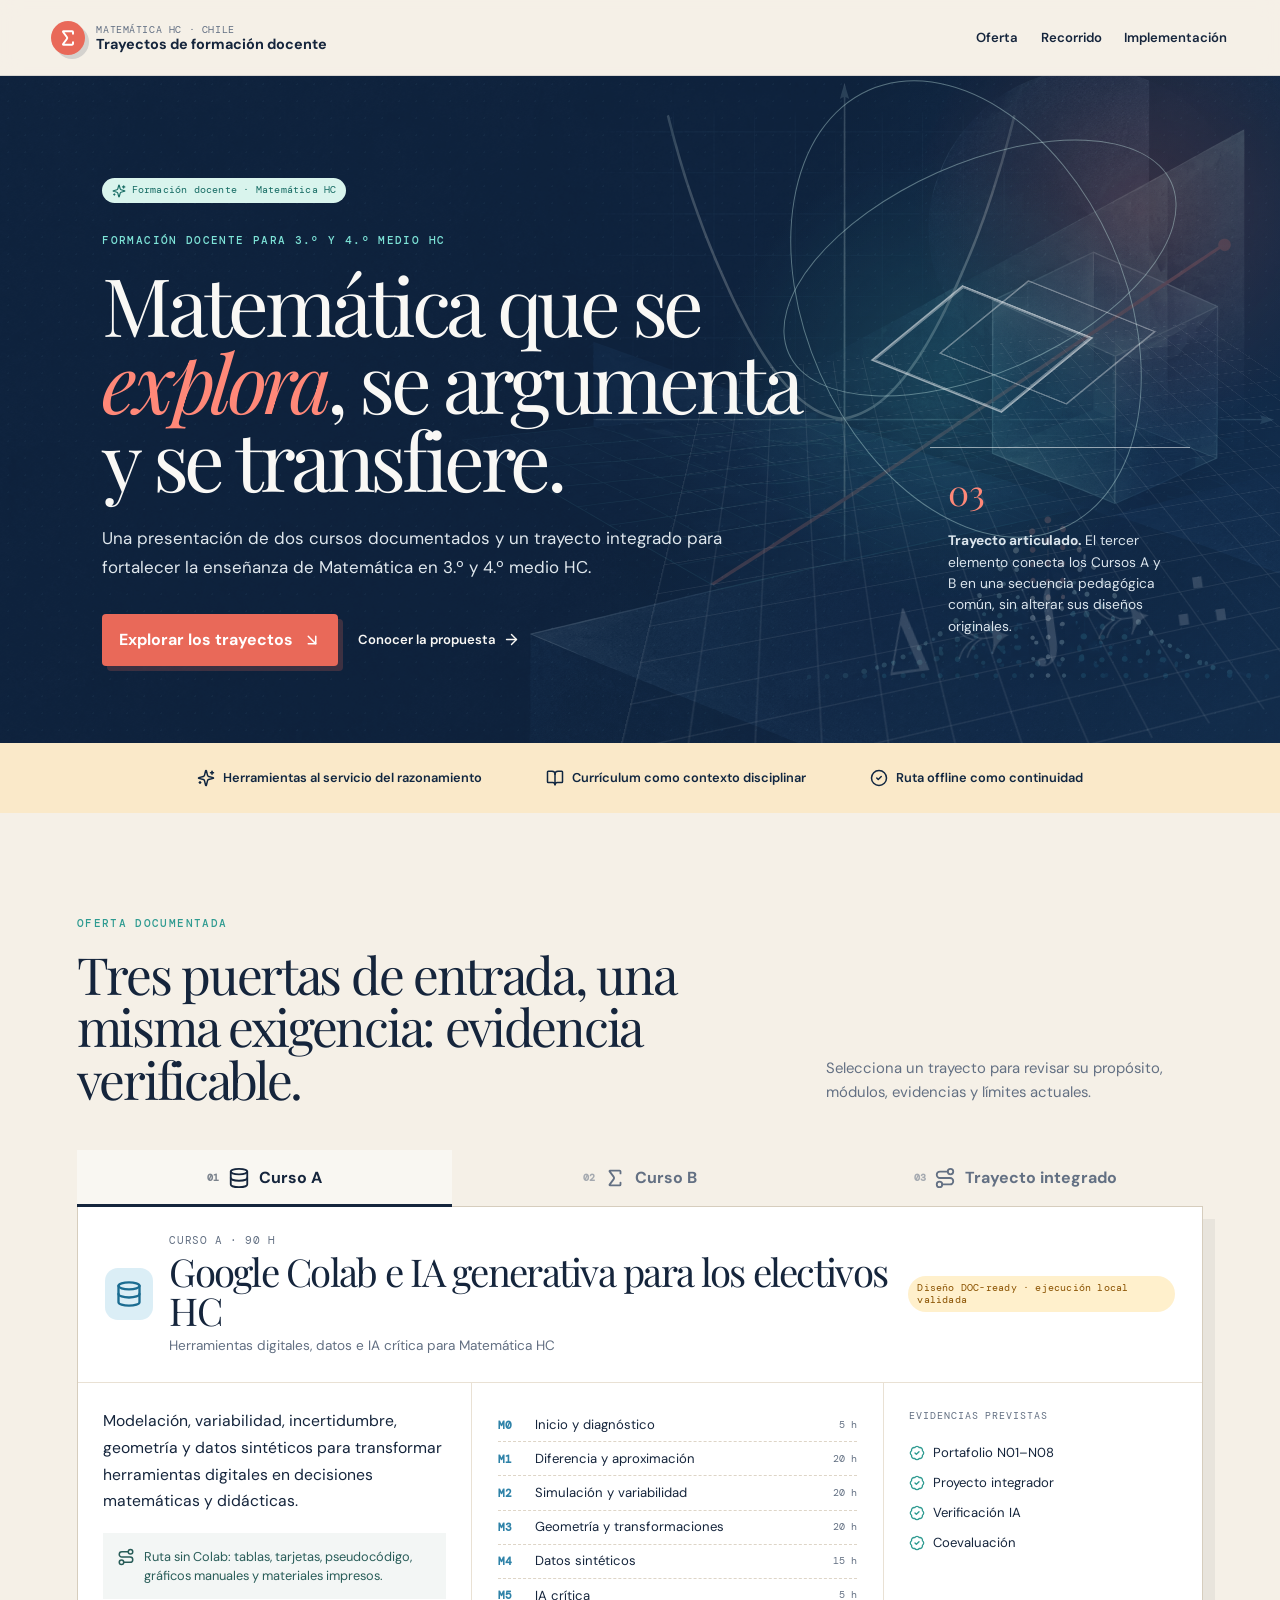
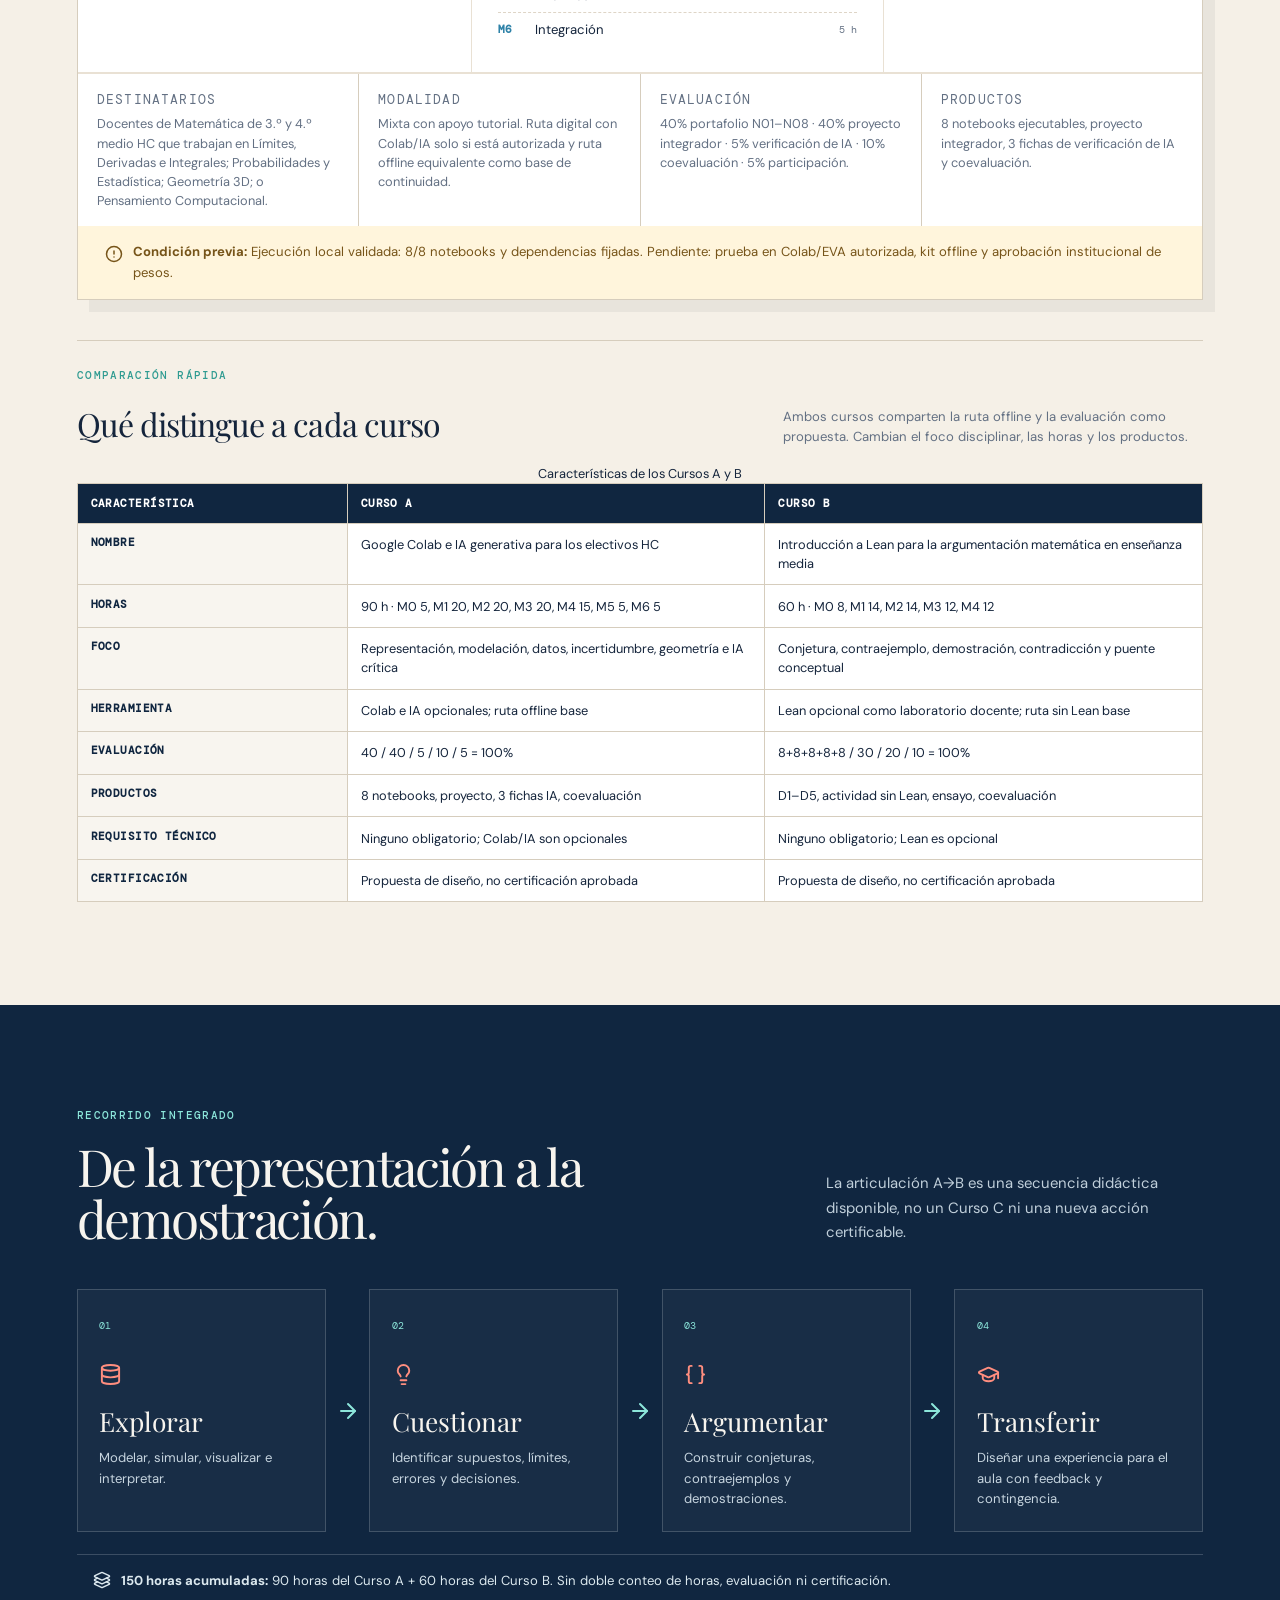
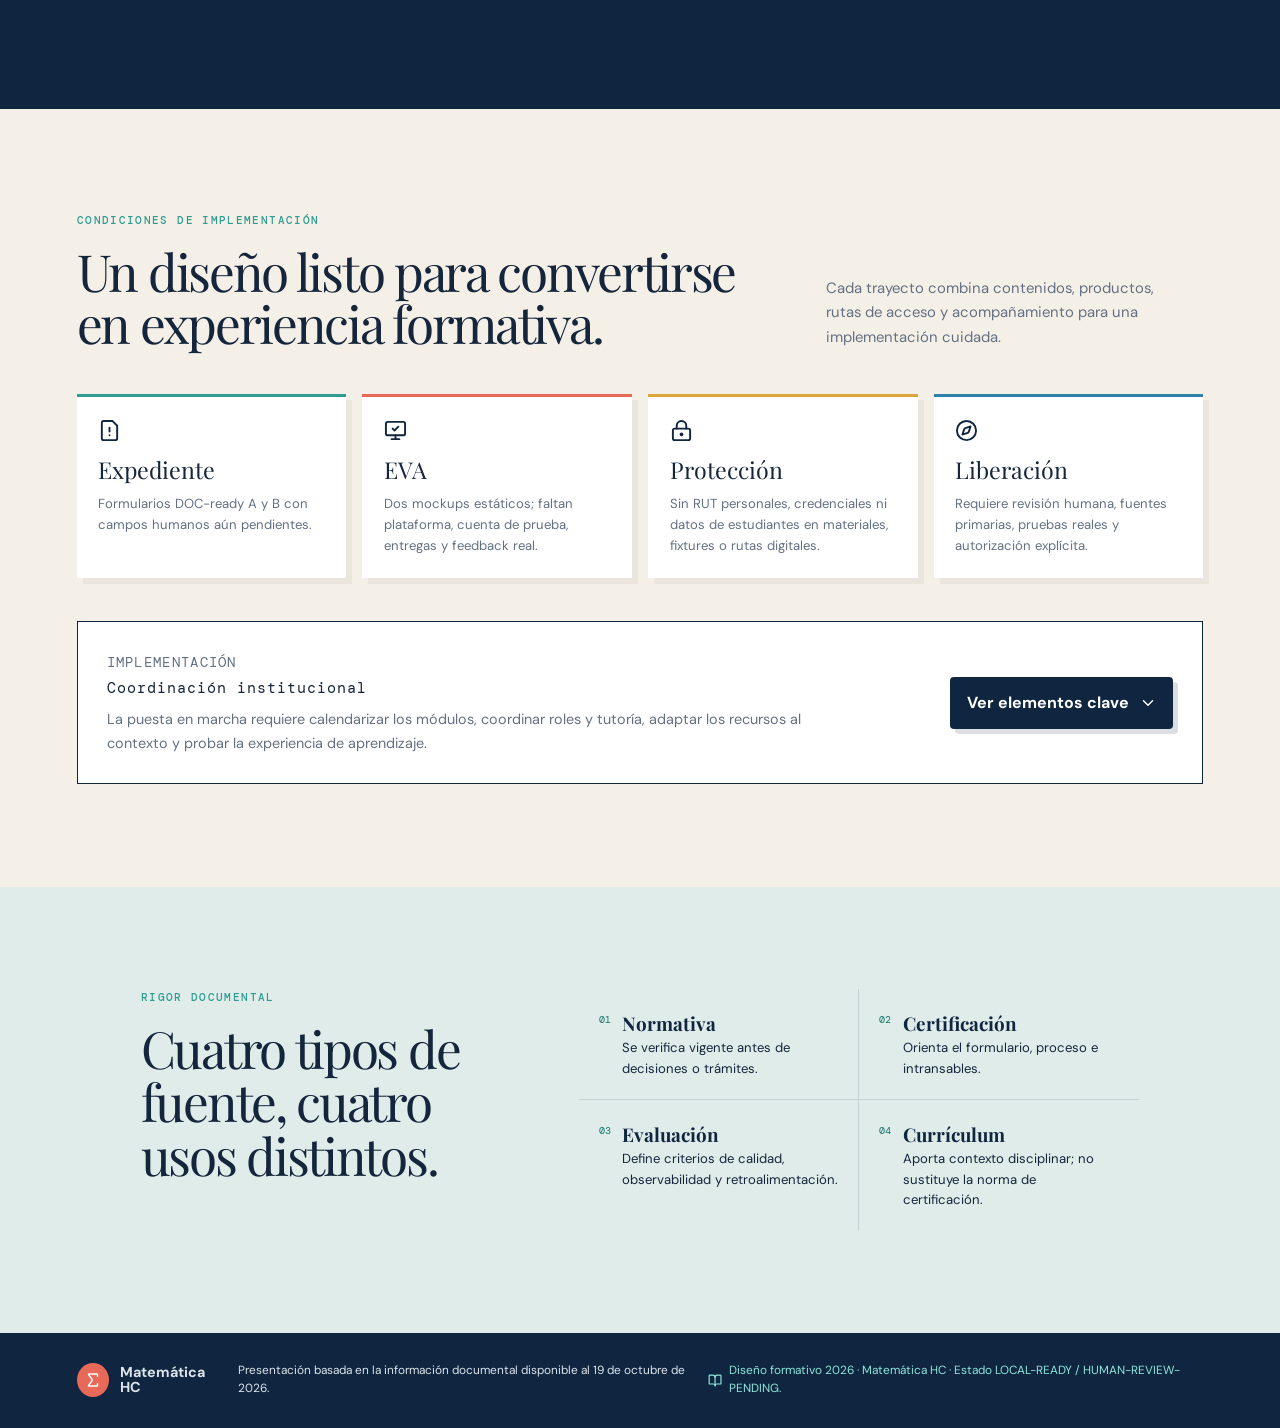
<file: index.html>
<!doctype html>
<html lang="es">
  <head>
    <meta charset="UTF-8" />
    <meta name="viewport" content="width=device-width, initial-scale=1.0" />
    <meta name="description" content="Presentación documental de los Cursos A, B y del trayecto integrado de Matemática HC para docentes." />
    <meta name="theme-color" content="#0b4f8a" />
    <title>Matemática HC · Trayectos de formación docente</title>
    <script type="module" crossorigin src="./assets/index-DRcGBuT8.js"></script>
    <link rel="stylesheet" crossorigin href="./assets/index-DkHYIwMe.css">
  </head>
  <body>
    <script id="manus-runtime">window.__MANUS_HOST_DEV__ = false;
(function(){"use strict";var Mr={exports:{}},Kn={};/**
 * @license React
 * react-jsx-runtime.production.js
 *
 * Copyright (c) Meta Platforms, Inc. and affiliates.
 *
 * This source code is licensed under the MIT license found in the
 * LICENSE file in the root directory of this source tree.
 */var $c;function um(){if($c)return Kn;$c=1;var r=Symbol.for("react.transitional.element"),i=Symbol.for("react.fragment");function c(s,d,m){var x=null;if(m!==void 0&&(x=""+m),d.key!==void 0&&(x=""+d.key),"key"in d){m={};for(var R in d)R!=="key"&&(m[R]=d[R])}else m=d;return d=m.ref,{$$typeof:r,type:s,key:x,ref:d!==void 0?d:null,props:m}}return Kn.Fragment=i,Kn.jsx=c,Kn.jsxs=c,Kn}var Fc;function dm(){return Fc||(Fc=1,Mr.exports=um()),Mr.exports}var h=dm(),Ar={exports:{}},Pn={},Rr={exports:{}},Nr={};/**
 * @license React
 * scheduler.production.js
 *
 * Copyright (c) Meta Platforms, Inc. and affiliates.
 *
 * This source code is licensed under the MIT license found in the
 * LICENSE file in the root directory of this source tree.
 */var Ic;function fm(){return Ic||(Ic=1,function(r){function i(A,q){var B=A.length;A.push(q);t:for(;0<B;){var bt=B-1>>>1,p=A[bt];if(0<d(p,q))A[bt]=q,A[B]=p,B=bt;else break t}}function c(A){return A.length===0?null:A[0]}function s(A){if(A.length===0)return null;var q=A[0],B=A.pop();if(B!==q){A[0]=B;t:for(var bt=0,p=A.length,O=p>>>1;bt<O;){var X=2*(bt+1)-1,G=A[X],Z=X+1,st=A[Z];if(0>d(G,B))Z<p&&0>d(st,G)?(A[bt]=st,A[Z]=B,bt=Z):(A[bt]=G,A[X]=B,bt=X);else if(Z<p&&0>d(st,B))A[bt]=st,A[Z]=B,bt=Z;else break t}}return q}function d(A,q){var B=A.sortIndex-q.sortIndex;return B!==0?B:A.id-q.id}if(r.unstable_now=void 0,typeof performance=="object"&&typeof performance.now=="function"){var m=performance;r.unstable_now=function(){return m.now()}}else{var x=Date,R=x.now();r.unstable_now=function(){return x.now()-R}}var C=[],v=[],D=1,j=null,J=3,at=!1,$=!1,nt=!1,ct=!1,ht=typeof setTimeout=="function"?setTimeout:null,St=typeof clearTimeout=="function"?clearTimeout:null,_=typeof setImmediate<"u"?setImmediate:null;function Y(A){for(var q=c(v);q!==null;){if(q.callback===null)s(v);else if(q.startTime<=A)s(v),q.sortIndex=q.expirationTime,i(C,q);else break;q=c(v)}}function H(A){if(nt=!1,Y(A),!$)if(c(C)!==null)$=!0,it||(it=!0,Bt());else{var q=c(v);q!==null&&Mt(H,q.startTime-A)}}var it=!1,rt=-1,V=5,xt=-1;function Be(){return ct?!0:!(r.unstable_now()-xt<V)}function te(){if(ct=!1,it){var A=r.unstable_now();xt=A;var q=!0;try{t:{$=!1,nt&&(nt=!1,St(rt),rt=-1),at=!0;var B=J;try{e:{for(Y(A),j=c(C);j!==null&&!(j.expirationTime>A&&Be());){var bt=j.callback;if(typeof bt=="function"){j.callback=null,J=j.priorityLevel;var p=bt(j.expirationTime<=A);if(A=r.unstable_now(),typeof p=="function"){j.callback=p,Y(A),q=!0;break e}j===c(C)&&s(C),Y(A)}else s(C);j=c(C)}if(j!==null)q=!0;else{var O=c(v);O!==null&&Mt(H,O.startTime-A),q=!1}}break t}finally{j=null,J=B,at=!1}q=void 0}}finally{q?Bt():it=!1}}}var Bt;if(typeof _=="function")Bt=function(){_(te)};else if(typeof MessageChannel<"u"){var me=new MessageChannel,Se=me.port2;me.port1.onmessage=te,Bt=function(){Se.postMessage(null)}}else Bt=function(){ht(te,0)};function Mt(A,q){rt=ht(function(){A(r.unstable_now())},q)}r.unstable_IdlePriority=5,r.unstable_ImmediatePriority=1,r.unstable_LowPriority=4,r.unstable_NormalPriority=3,r.unstable_Profiling=null,r.unstable_UserBlockingPriority=2,r.unstable_cancelCallback=function(A){A.callback=null},r.unstable_forceFrameRate=function(A){0>A||125<A?console.error("forceFrameRate takes a positive int between 0 and 125, forcing frame rates higher than 125 fps is not supported"):V=0<A?Math.floor(1e3/A):5},r.unstable_getCurrentPriorityLevel=function(){return J},r.unstable_next=function(A){switch(J){case 1:case 2:case 3:var q=3;break;default:q=J}var B=J;J=q;try{return A()}finally{J=B}},r.unstable_requestPaint=function(){ct=!0},r.unstable_runWithPriority=function(A,q){switch(A){case 1:case 2:case 3:case 4:case 5:break;default:A=3}var B=J;J=A;try{return q()}finally{J=B}},r.unstable_scheduleCallback=function(A,q,B){var bt=r.unstable_now();switch(typeof B=="object"&&B!==null?(B=B.delay,B=typeof B=="number"&&0<B?bt+B:bt):B=bt,A){case 1:var p=-1;break;case 2:p=250;break;case 5:p=1073741823;break;case 4:p=1e4;break;default:p=5e3}return p=B+p,A={id:D++,callback:q,priorityLevel:A,startTime:B,expirationTime:p,sortIndex:-1},B>bt?(A.sortIndex=B,i(v,A),c(C)===null&&A===c(v)&&(nt?(St(rt),rt=-1):nt=!0,Mt(H,B-bt))):(A.sortIndex=p,i(C,A),$||at||($=!0,it||(it=!0,Bt()))),A},r.unstable_shouldYield=Be,r.unstable_wrapCallback=function(A){var q=J;return function(){var B=J;J=q;try{return A.apply(this,arguments)}finally{J=B}}}}(Nr)),Nr}var tu;function hm(){return tu||(tu=1,Rr.exports=fm()),Rr.exports}var zr={exports:{}},ut={};/**
 * @license React
 * react.production.js
 *
 * Copyright (c) Meta Platforms, Inc. and affiliates.
 *
 * This source code is licensed under the MIT license found in the
 * LICENSE file in the root directory of this source tree.
 */var eu;function mm(){if(eu)return ut;eu=1;var r=Symbol.for("react.transitional.element"),i=Symbol.for("react.portal"),c=Symbol.for("react.fragment"),s=Symbol.for("react.strict_mode"),d=Symbol.for("react.profiler"),m=Symbol.for("react.consumer"),x=Symbol.for("react.context"),R=Symbol.for("react.forward_ref"),C=Symbol.for("react.suspense"),v=Symbol.for("react.memo"),D=Symbol.for("react.lazy"),j=Symbol.iterator;function J(p){return p===null||typeof p!="object"?null:(p=j&&p[j]||p["@@iterator"],typeof p=="function"?p:null)}var at={isMounted:function(){return!1},enqueueForceUpdate:function(){},enqueueReplaceState:function(){},enqueueSetState:function(){}},$=Object.assign,nt={};function ct(p,O,X){this.props=p,this.context=O,this.refs=nt,this.updater=X||at}ct.prototype.isReactComponent={},ct.prototype.setState=function(p,O){if(typeof p!="object"&&typeof p!="function"&&p!=null)throw Error("takes an object of state variables to update or a function which returns an object of state variables.");this.updater.enqueueSetState(this,p,O,"setState")},ct.prototype.forceUpdate=function(p){this.updater.enqueueForceUpdate(this,p,"forceUpdate")};function ht(){}ht.prototype=ct.prototype;function St(p,O,X){this.props=p,this.context=O,this.refs=nt,this.updater=X||at}var _=St.prototype=new ht;_.constructor=St,$(_,ct.prototype),_.isPureReactComponent=!0;var Y=Array.isArray,H={H:null,A:null,T:null,S:null,V:null},it=Object.prototype.hasOwnProperty;function rt(p,O,X,G,Z,st){return X=st.ref,{$$typeof:r,type:p,key:O,ref:X!==void 0?X:null,props:st}}function V(p,O){return rt(p.type,O,void 0,void 0,void 0,p.props)}function xt(p){return typeof p=="object"&&p!==null&&p.$$typeof===r}function Be(p){var O={"=":"=0",":":"=2"};return"$"+p.replace(/[=:]/g,function(X){return O[X]})}var te=/\/+/g;function Bt(p,O){return typeof p=="object"&&p!==null&&p.key!=null?Be(""+p.key):O.toString(36)}function me(){}function Se(p){switch(p.status){case"fulfilled":return p.value;case"rejected":throw p.reason;default:switch(typeof p.status=="string"?p.then(me,me):(p.status="pending",p.then(function(O){p.status==="pending"&&(p.status="fulfilled",p.value=O)},function(O){p.status==="pending"&&(p.status="rejected",p.reason=O)})),p.status){case"fulfilled":return p.value;case"rejected":throw p.reason}}throw p}function Mt(p,O,X,G,Z){var st=typeof p;(st==="undefined"||st==="boolean")&&(p=null);var I=!1;if(p===null)I=!0;else switch(st){case"bigint":case"string":case"number":I=!0;break;case"object":switch(p.$$typeof){case r:case i:I=!0;break;case D:return I=p._init,Mt(I(p._payload),O,X,G,Z)}}if(I)return Z=Z(p),I=G===""?"."+Bt(p,0):G,Y(Z)?(X="",I!=null&&(X=I.replace(te,"$&/")+"/"),Mt(Z,O,X,"",function(Jt){return Jt})):Z!=null&&(xt(Z)&&(Z=V(Z,X+(Z.key==null||p&&p.key===Z.key?"":(""+Z.key).replace(te,"$&/")+"/")+I)),O.push(Z)),1;I=0;var gt=G===""?".":G+":";if(Y(p))for(var Tt=0;Tt<p.length;Tt++)G=p[Tt],st=gt+Bt(G,Tt),I+=Mt(G,O,X,st,Z);else if(Tt=J(p),typeof Tt=="function")for(p=Tt.call(p),Tt=0;!(G=p.next()).done;)G=G.value,st=gt+Bt(G,Tt++),I+=Mt(G,O,X,st,Z);else if(st==="object"){if(typeof p.then=="function")return Mt(Se(p),O,X,G,Z);throw O=String(p),Error("Objects are not valid as a React child (found: "+(O==="[object Object]"?"object with keys {"+Object.keys(p).join(", ")+"}":O)+"). If you meant to render a collection of children, use an array instead.")}return I}function A(p,O,X){if(p==null)return p;var G=[],Z=0;return Mt(p,G,"","",function(st){return O.call(X,st,Z++)}),G}function q(p){if(p._status===-1){var O=p._result;O=O(),O.then(function(X){(p._status===0||p._status===-1)&&(p._status=1,p._result=X)},function(X){(p._status===0||p._status===-1)&&(p._status=2,p._result=X)}),p._status===-1&&(p._status=0,p._result=O)}if(p._status===1)return p._result.default;throw p._result}var B=typeof reportError=="function"?reportError:function(p){if(typeof window=="object"&&typeof window.ErrorEvent=="function"){var O=new window.ErrorEvent("error",{bubbles:!0,cancelable:!0,message:typeof p=="object"&&p!==null&&typeof p.message=="string"?String(p.message):String(p),error:p});if(!window.dispatchEvent(O))return}else if(typeof process=="object"&&typeof process.emit=="function"){process.emit("uncaughtException",p);return}console.error(p)};function bt(){}return ut.Children={map:A,forEach:function(p,O,X){A(p,function(){O.apply(this,arguments)},X)},count:function(p){var O=0;return A(p,function(){O++}),O},toArray:function(p){return A(p,function(O){return O})||[]},only:function(p){if(!xt(p))throw Error("React.Children.only expected to receive a single React element child.");return p}},ut.Component=ct,ut.Fragment=c,ut.Profiler=d,ut.PureComponent=St,ut.StrictMode=s,ut.Suspense=C,ut.__CLIENT_INTERNALS_DO_NOT_USE_OR_WARN_USERS_THEY_CANNOT_UPGRADE=H,ut.__COMPILER_RUNTIME={__proto__:null,c:function(p){return H.H.useMemoCache(p)}},ut.cache=function(p){return function(){return p.apply(null,arguments)}},ut.cloneElement=function(p,O,X){if(p==null)throw Error("The argument must be a React element, but you passed "+p+".");var G=$({},p.props),Z=p.key,st=void 0;if(O!=null)for(I in O.ref!==void 0&&(st=void 0),O.key!==void 0&&(Z=""+O.key),O)!it.call(O,I)||I==="key"||I==="__self"||I==="__source"||I==="ref"&&O.ref===void 0||(G[I]=O[I]);var I=arguments.length-2;if(I===1)G.children=X;else if(1<I){for(var gt=Array(I),Tt=0;Tt<I;Tt++)gt[Tt]=arguments[Tt+2];G.children=gt}return rt(p.type,Z,void 0,void 0,st,G)},ut.createContext=function(p){return p={$$typeof:x,_currentValue:p,_currentValue2:p,_threadCount:0,Provider:null,Consumer:null},p.Provider=p,p.Consumer={$$typeof:m,_context:p},p},ut.createElement=function(p,O,X){var G,Z={},st=null;if(O!=null)for(G in O.key!==void 0&&(st=""+O.key),O)it.call(O,G)&&G!=="key"&&G!=="__self"&&G!=="__source"&&(Z[G]=O[G]);var I=arguments.length-2;if(I===1)Z.children=X;else if(1<I){for(var gt=Array(I),Tt=0;Tt<I;Tt++)gt[Tt]=arguments[Tt+2];Z.children=gt}if(p&&p.defaultProps)for(G in I=p.defaultProps,I)Z[G]===void 0&&(Z[G]=I[G]);return rt(p,st,void 0,void 0,null,Z)},ut.createRef=function(){return{current:null}},ut.forwardRef=function(p){return{$$typeof:R,render:p}},ut.isValidElement=xt,ut.lazy=function(p){return{$$typeof:D,_payload:{_status:-1,_result:p},_init:q}},ut.memo=function(p,O){return{$$typeof:v,type:p,compare:O===void 0?null:O}},ut.startTransition=function(p){var O=H.T,X={};H.T=X;try{var G=p(),Z=H.S;Z!==null&&Z(X,G),typeof G=="object"&&G!==null&&typeof G.then=="function"&&G.then(bt,B)}catch(st){B(st)}finally{H.T=O}},ut.unstable_useCacheRefresh=function(){return H.H.useCacheRefresh()},ut.use=function(p){return H.H.use(p)},ut.useActionState=function(p,O,X){return H.H.useActionState(p,O,X)},ut.useCallback=function(p,O){return H.H.useCallback(p,O)},ut.useContext=function(p){return H.H.useContext(p)},ut.useDebugValue=function(){},ut.useDeferredValue=function(p,O){return H.H.useDeferredValue(p,O)},ut.useEffect=function(p,O,X){var G=H.H;if(typeof X=="function")throw Error("useEffect CRUD overload is not enabled in this build of React.");return G.useEffect(p,O)},ut.useId=function(){return H.H.useId()},ut.useImperativeHandle=function(p,O,X){return H.H.useImperativeHandle(p,O,X)},ut.useInsertionEffect=function(p,O){return H.H.useInsertionEffect(p,O)},ut.useLayoutEffect=function(p,O){return H.H.useLayoutEffect(p,O)},ut.useMemo=function(p,O){return H.H.useMemo(p,O)},ut.useOptimistic=function(p,O){return H.H.useOptimistic(p,O)},ut.useReducer=function(p,O,X){return H.H.useReducer(p,O,X)},ut.useRef=function(p){return H.H.useRef(p)},ut.useState=function(p){return H.H.useState(p)},ut.useSyncExternalStore=function(p,O,X){return H.H.useSyncExternalStore(p,O,X)},ut.useTransition=function(){return H.H.useTransition()},ut.version="19.1.1",ut}var lu;function _r(){return lu||(lu=1,zr.exports=mm()),zr.exports}var kr={exports:{}},he={};/**
 * @license React
 * react-dom.production.js
 *
 * Copyright (c) Meta Platforms, Inc. and affiliates.
 *
 * This source code is licensed under the MIT license found in the
 * LICENSE file in the root directory of this source tree.
 */var au;function gm(){if(au)return he;au=1;var r=_r();function i(C){var v="https://react.dev/errors/"+C;if(1<arguments.length){v+="?args[]="+encodeURIComponent(arguments[1]);for(var D=2;D<arguments.length;D++)v+="&args[]="+encodeURIComponent(arguments[D])}return"Minified React error #"+C+"; visit "+v+" for the full message or use the non-minified dev environment for full errors and additional helpful warnings."}function c(){}var s={d:{f:c,r:function(){throw Error(i(522))},D:c,C:c,L:c,m:c,X:c,S:c,M:c},p:0,findDOMNode:null},d=Symbol.for("react.portal");function m(C,v,D){var j=3<arguments.length&&arguments[3]!==void 0?arguments[3]:null;return{$$typeof:d,key:j==null?null:""+j,children:C,containerInfo:v,implementation:D}}var x=r.__CLIENT_INTERNALS_DO_NOT_USE_OR_WARN_USERS_THEY_CANNOT_UPGRADE;function R(C,v){if(C==="font")return"";if(typeof v=="string")return v==="use-credentials"?v:""}return he.__DOM_INTERNALS_DO_NOT_USE_OR_WARN_USERS_THEY_CANNOT_UPGRADE=s,he.createPortal=function(C,v){var D=2<arguments.length&&arguments[2]!==void 0?arguments[2]:null;if(!v||v.nodeType!==1&&v.nodeType!==9&&v.nodeType!==11)throw Error(i(299));return m(C,v,null,D)},he.flushSync=function(C){var v=x.T,D=s.p;try{if(x.T=null,s.p=2,C)return C()}finally{x.T=v,s.p=D,s.d.f()}},he.preconnect=function(C,v){typeof C=="string"&&(v?(v=v.crossOrigin,v=typeof v=="string"?v==="use-credentials"?v:"":void 0):v=null,s.d.C(C,v))},he.prefetchDNS=function(C){typeof C=="string"&&s.d.D(C)},he.preinit=function(C,v){if(typeof C=="string"&&v&&typeof v.as=="string"){var D=v.as,j=R(D,v.crossOrigin),J=typeof v.integrity=="string"?v.integrity:void 0,at=typeof v.fetchPriority=="string"?v.fetchPriority:void 0;D==="style"?s.d.S(C,typeof v.precedence=="string"?v.precedence:void 0,{crossOrigin:j,integrity:J,fetchPriority:at}):D==="script"&&s.d.X(C,{crossOrigin:j,integrity:J,fetchPriority:at,nonce:typeof v.nonce=="string"?v.nonce:void 0})}},he.preinitModule=function(C,v){if(typeof C=="string")if(typeof v=="object"&&v!==null){if(v.as==null||v.as==="script"){var D=R(v.as,v.crossOrigin);s.d.M(C,{crossOrigin:D,integrity:typeof v.integrity=="string"?v.integrity:void 0,nonce:typeof v.nonce=="string"?v.nonce:void 0})}}else v==null&&s.d.M(C)},he.preload=function(C,v){if(typeof C=="string"&&typeof v=="object"&&v!==null&&typeof v.as=="string"){var D=v.as,j=R(D,v.crossOrigin);s.d.L(C,D,{crossOrigin:j,integrity:typeof v.integrity=="string"?v.integrity:void 0,nonce:typeof v.nonce=="string"?v.nonce:void 0,type:typeof v.type=="string"?v.type:void 0,fetchPriority:typeof v.fetchPriority=="string"?v.fetchPriority:void 0,referrerPolicy:typeof v.referrerPolicy=="string"?v.referrerPolicy:void 0,imageSrcSet:typeof v.imageSrcSet=="string"?v.imageSrcSet:void 0,imageSizes:typeof v.imageSizes=="string"?v.imageSizes:void 0,media:typeof v.media=="string"?v.media:void 0})}},he.preloadModule=function(C,v){if(typeof C=="string")if(v){var D=R(v.as,v.crossOrigin);s.d.m(C,{as:typeof v.as=="string"&&v.as!=="script"?v.as:void 0,crossOrigin:D,integrity:typeof v.integrity=="string"?v.integrity:void 0})}else s.d.m(C)},he.requestFormReset=function(C){s.d.r(C)},he.unstable_batchedUpdates=function(C,v){return C(v)},he.useFormState=function(C,v,D){return x.H.useFormState(C,v,D)},he.useFormStatus=function(){return x.H.useHostTransitionStatus()},he.version="19.1.1",he}var nu;function pm(){if(nu)return kr.exports;nu=1;function r(){if(!(typeof __REACT_DEVTOOLS_GLOBAL_HOOK__>"u"||typeof __REACT_DEVTOOLS_GLOBAL_HOOK__.checkDCE!="function"))try{__REACT_DEVTOOLS_GLOBAL_HOOK__.checkDCE(r)}catch(i){console.error(i)}}return r(),kr.exports=gm(),kr.exports}/**
 * @license React
 * react-dom-client.production.js
 *
 * Copyright (c) Meta Platforms, Inc. and affiliates.
 *
 * This source code is licensed under the MIT license found in the
 * LICENSE file in the root directory of this source tree.
 */var ou;function ym(){if(ou)return Pn;ou=1;var r=hm(),i=_r(),c=pm();function s(t){var e="https://react.dev/errors/"+t;if(1<arguments.length){e+="?args[]="+encodeURIComponent(arguments[1]);for(var l=2;l<arguments.length;l++)e+="&args[]="+encodeURIComponent(arguments[l])}return"Minified React error #"+t+"; visit "+e+" for the full message or use the non-minified dev environment for full errors and additional helpful warnings."}function d(t){return!(!t||t.nodeType!==1&&t.nodeType!==9&&t.nodeType!==11)}function m(t){var e=t,l=t;if(t.alternate)for(;e.return;)e=e.return;else{t=e;do e=t,(e.flags&4098)!==0&&(l=e.return),t=e.return;while(t)}return e.tag===3?l:null}function x(t){if(t.tag===13){var e=t.memoizedState;if(e===null&&(t=t.alternate,t!==null&&(e=t.memoizedState)),e!==null)return e.dehydrated}return null}function R(t){if(m(t)!==t)throw Error(s(188))}function C(t){var e=t.alternate;if(!e){if(e=m(t),e===null)throw Error(s(188));return e!==t?null:t}for(var l=t,a=e;;){var n=l.return;if(n===null)break;var o=n.alternate;if(o===null){if(a=n.return,a!==null){l=a;continue}break}if(n.child===o.child){for(o=n.child;o;){if(o===l)return R(n),t;if(o===a)return R(n),e;o=o.sibling}throw Error(s(188))}if(l.return!==a.return)l=n,a=o;else{for(var u=!1,f=n.child;f;){if(f===l){u=!0,l=n,a=o;break}if(f===a){u=!0,a=n,l=o;break}f=f.sibling}if(!u){for(f=o.child;f;){if(f===l){u=!0,l=o,a=n;break}if(f===a){u=!0,a=o,l=n;break}f=f.sibling}if(!u)throw Error(s(189))}}if(l.alternate!==a)throw Error(s(190))}if(l.tag!==3)throw Error(s(188));return l.stateNode.current===l?t:e}function v(t){var e=t.tag;if(e===5||e===26||e===27||e===6)return t;for(t=t.child;t!==null;){if(e=v(t),e!==null)return e;t=t.sibling}return null}var D=Object.assign,j=Symbol.for("react.element"),J=Symbol.for("react.transitional.element"),at=Symbol.for("react.portal"),$=Symbol.for("react.fragment"),nt=Symbol.for("react.strict_mode"),ct=Symbol.for("react.profiler"),ht=Symbol.for("react.provider"),St=Symbol.for("react.consumer"),_=Symbol.for("react.context"),Y=Symbol.for("react.forward_ref"),H=Symbol.for("react.suspense"),it=Symbol.for("react.suspense_list"),rt=Symbol.for("react.memo"),V=Symbol.for("react.lazy"),xt=Symbol.for("react.activity"),Be=Symbol.for("react.memo_cache_sentinel"),te=Symbol.iterator;function Bt(t){return t===null||typeof t!="object"?null:(t=te&&t[te]||t["@@iterator"],typeof t=="function"?t:null)}var me=Symbol.for("react.client.reference");function Se(t){if(t==null)return null;if(typeof t=="function")return t.$$typeof===me?null:t.displayName||t.name||null;if(typeof t=="string")return t;switch(t){case $:return"Fragment";case ct:return"Profiler";case nt:return"StrictMode";case H:return"Suspense";case it:return"SuspenseList";case xt:return"Activity"}if(typeof t=="object")switch(t.$$typeof){case at:return"Portal";case _:return(t.displayName||"Context")+".Provider";case St:return(t._context.displayName||"Context")+".Consumer";case Y:var e=t.render;return t=t.displayName,t||(t=e.displayName||e.name||"",t=t!==""?"ForwardRef("+t+")":"ForwardRef"),t;case rt:return e=t.displayName||null,e!==null?e:Se(t.type)||"Memo";case V:e=t._payload,t=t._init;try{return Se(t(e))}catch{}}return null}var Mt=Array.isArray,A=i.__CLIENT_INTERNALS_DO_NOT_USE_OR_WARN_USERS_THEY_CANNOT_UPGRADE,q=c.__DOM_INTERNALS_DO_NOT_USE_OR_WARN_USERS_THEY_CANNOT_UPGRADE,B={pending:!1,data:null,method:null,action:null},bt=[],p=-1;function O(t){return{current:t}}function X(t){0>p||(t.current=bt[p],bt[p]=null,p--)}function G(t,e){p++,bt[p]=t.current,t.current=e}var Z=O(null),st=O(null),I=O(null),gt=O(null);function Tt(t,e){switch(G(I,e),G(st,t),G(Z,null),e.nodeType){case 9:case 11:t=(t=e.documentElement)&&(t=t.namespaceURI)?Hh(t):0;break;default:if(t=e.tagName,e=e.namespaceURI)e=Hh(e),t=Uh(e,t);else switch(t){case"svg":t=1;break;case"math":t=2;break;default:t=0}}X(Z),G(Z,t)}function Jt(){X(Z),X(st),X(I)}function Ke(t){t.memoizedState!==null&&G(gt,t);var e=Z.current,l=Uh(e,t.type);e!==l&&(G(st,t),G(Z,l))}function Ce(t){st.current===t&&(X(Z),X(st)),gt.current===t&&(X(gt),Wo._currentValue=B)}var Pe=Object.prototype.hasOwnProperty,yl=r.unstable_scheduleCallback,sn=r.unstable_cancelCallback,Ca=r.unstable_shouldYield,ri=r.unstable_requestPaint,ge=r.unstable_now,si=r.unstable_getCurrentPriorityLevel,Ul=r.unstable_ImmediatePriority,Fn=r.unstable_UserBlockingPriority,nl=r.unstable_NormalPriority,ci=r.unstable_LowPriority,Gl=r.unstable_IdlePriority,ui=r.log,Ea=r.unstable_setDisableYieldValue,ql=null,Wt=null;function Je(t){if(typeof ui=="function"&&Ea(t),Wt&&typeof Wt.setStrictMode=="function")try{Wt.setStrictMode(ql,t)}catch{}}var $t=Math.clz32?Math.clz32:fi,di=Math.log,Ta=Math.LN2;function fi(t){return t>>>=0,t===0?32:31-(di(t)/Ta|0)|0}var L=256,cn=4194304;function vl(t){var e=t&42;if(e!==0)return e;switch(t&-t){case 1:return 1;case 2:return 2;case 4:return 4;case 8:return 8;case 16:return 16;case 32:return 32;case 64:return 64;case 128:return 128;case 256:case 512:case 1024:case 2048:case 4096:case 8192:case 16384:case 32768:case 65536:case 131072:case 262144:case 524288:case 1048576:case 2097152:return t&4194048;case 4194304:case 8388608:case 16777216:case 33554432:return t&62914560;case 67108864:return 67108864;case 134217728:return 134217728;case 268435456:return 268435456;case 536870912:return 536870912;case 1073741824:return 0;default:return t}}function un(t,e,l){var a=t.pendingLanes;if(a===0)return 0;var n=0,o=t.suspendedLanes,u=t.pingedLanes;t=t.warmLanes;var f=a&134217727;return f!==0?(a=f&~o,a!==0?n=vl(a):(u&=f,u!==0?n=vl(u):l||(l=f&~t,l!==0&&(n=vl(l))))):(f=a&~o,f!==0?n=vl(f):u!==0?n=vl(u):l||(l=a&~t,l!==0&&(n=vl(l)))),n===0?0:e!==0&&e!==n&&(e&o)===0&&(o=n&-n,l=e&-e,o>=l||o===32&&(l&4194048)!==0)?e:n}function Dt(t,e){return(t.pendingLanes&~(t.suspendedLanes&~t.pingedLanes)&e)===0}function In(t,e){switch(t){case 1:case 2:case 4:case 8:case 64:return e+250;case 16:case 32:case 128:case 256:case 512:case 1024:case 2048:case 4096:case 8192:case 16384:case 32768:case 65536:case 131072:case 262144:case 524288:case 1048576:case 2097152:return e+5e3;case 4194304:case 8388608:case 16777216:case 33554432:return-1;case 67108864:case 134217728:case 268435456:case 536870912:case 1073741824:return-1;default:return-1}}function to(){var t=L;return L<<=1,(L&4194048)===0&&(L=256),t}function hi(){var t=cn;return cn<<=1,(cn&62914560)===0&&(cn=4194304),t}function eo(t){for(var e=[],l=0;31>l;l++)e.push(t);return e}function Da(t,e){t.pendingLanes|=e,e!==268435456&&(t.suspendedLanes=0,t.pingedLanes=0,t.warmLanes=0)}function Ir(t,e,l,a,n,o){var u=t.pendingLanes;t.pendingLanes=l,t.suspendedLanes=0,t.pingedLanes=0,t.warmLanes=0,t.expiredLanes&=l,t.entangledLanes&=l,t.errorRecoveryDisabledLanes&=l,t.shellSuspendCounter=0;var f=t.entanglements,g=t.expirationTimes,S=t.hiddenUpdates;for(l=u&~l;0<l;){var N=31-$t(l),k=1<<N;f[N]=0,g[N]=-1;var E=S[N];if(E!==null)for(S[N]=null,N=0;N<E.length;N++){var T=E[N];T!==null&&(T.lane&=-536870913)}l&=~k}a!==0&&mi(t,a,0),o!==0&&n===0&&t.tag!==0&&(t.suspendedLanes|=o&~(u&~e))}function mi(t,e,l){t.pendingLanes|=e,t.suspendedLanes&=~e;var a=31-$t(e);t.entangledLanes|=e,t.entanglements[a]=t.entanglements[a]|1073741824|l&4194090}function gi(t,e){var l=t.entangledLanes|=e;for(t=t.entanglements;l;){var a=31-$t(l),n=1<<a;n&e|t[a]&e&&(t[a]|=e),l&=~n}}function lo(t){switch(t){case 2:t=1;break;case 8:t=4;break;case 32:t=16;break;case 256:case 512:case 1024:case 2048:case 4096:case 8192:case 16384:case 32768:case 65536:case 131072:case 262144:case 524288:case 1048576:case 2097152:case 4194304:case 8388608:case 16777216:case 33554432:t=128;break;case 268435456:t=134217728;break;default:t=0}return t}function ao(t){return t&=-t,2<t?8<t?(t&134217727)!==0?32:268435456:8:2}function pi(){var t=q.p;return t!==0?t:(t=window.event,t===void 0?32:nm(t.type))}function ts(t,e){var l=q.p;try{return q.p=t,e()}finally{q.p=l}}var ol=Math.random().toString(36).slice(2),ee="__reactFiber$"+ol,pe="__reactProps$"+ol,Yl="__reactContainer$"+ol,no="__reactEvents$"+ol,es="__reactListeners$"+ol,ls="__reactHandles$"+ol,yi="__reactResources$"+ol,Ma="__reactMarker$"+ol;function oo(t){delete t[ee],delete t[pe],delete t[no],delete t[es],delete t[ls]}function Vl(t){var e=t[ee];if(e)return e;for(var l=t.parentNode;l;){if(e=l[Yl]||l[ee]){if(l=e.alternate,e.child!==null||l!==null&&l.child!==null)for(t=Vh(t);t!==null;){if(l=t[ee])return l;t=Vh(t)}return e}t=l,l=t.parentNode}return null}function Xl(t){if(t=t[ee]||t[Yl]){var e=t.tag;if(e===5||e===6||e===13||e===26||e===27||e===3)return t}return null}function Aa(t){var e=t.tag;if(e===5||e===26||e===27||e===6)return t.stateNode;throw Error(s(33))}function Zl(t){var e=t[yi];return e||(e=t[yi]={hoistableStyles:new Map,hoistableScripts:new Map}),e}function Vt(t){t[Ma]=!0}var vi=new Set,bi={};function bl(t,e){We(t,e),We(t+"Capture",e)}function We(t,e){for(bi[t]=e,t=0;t<e.length;t++)vi.add(e[t])}var as=RegExp("^[:A-Z_a-z\\u00C0-\\u00D6\\u00D8-\\u00F6\\u00F8-\\u02FF\\u0370-\\u037D\\u037F-\\u1FFF\\u200C-\\u200D\\u2070-\\u218F\\u2C00-\\u2FEF\\u3001-\\uD7FF\\uF900-\\uFDCF\\uFDF0-\\uFFFD][:A-Z_a-z\\u00C0-\\u00D6\\u00D8-\\u00F6\\u00F8-\\u02FF\\u0370-\\u037D\\u037F-\\u1FFF\\u200C-\\u200D\\u2070-\\u218F\\u2C00-\\u2FEF\\u3001-\\uD7FF\\uF900-\\uFDCF\\uFDF0-\\uFFFD\\-.0-9\\u00B7\\u0300-\\u036F\\u203F-\\u2040]*$"),xi={},wi={};function Ra(t){return Pe.call(wi,t)?!0:Pe.call(xi,t)?!1:as.test(t)?wi[t]=!0:(xi[t]=!0,!1)}function M(t,e,l){if(Ra(e))if(l===null)t.removeAttribute(e);else{switch(typeof l){case"undefined":case"function":case"symbol":t.removeAttribute(e);return;case"boolean":var a=e.toLowerCase().slice(0,5);if(a!=="data-"&&a!=="aria-"){t.removeAttribute(e);return}}t.setAttribute(e,""+l)}}function tt(t,e,l){if(l===null)t.removeAttribute(e);else{switch(typeof l){case"undefined":case"function":case"symbol":case"boolean":t.removeAttribute(e);return}t.setAttribute(e,""+l)}}function Ot(t,e,l,a){if(a===null)t.removeAttribute(l);else{switch(typeof a){case"undefined":case"function":case"symbol":case"boolean":t.removeAttribute(l);return}t.setAttributeNS(e,l,""+a)}}var le,Ee;function ae(t){if(le===void 0)try{throw Error()}catch(l){var e=l.stack.trim().match(/\n( *(at )?)/);le=e&&e[1]||"",Ee=-1<l.stack.indexOf(`
    at`)?" (<anonymous>)":-1<l.stack.indexOf("@")?"@unknown:0:0":""}return`
`+le+t+Ee}var Le=!1;function He(t,e){if(!t||Le)return"";Le=!0;var l=Error.prepareStackTrace;Error.prepareStackTrace=void 0;try{var a={DetermineComponentFrameRoot:function(){try{if(e){var k=function(){throw Error()};if(Object.defineProperty(k.prototype,"props",{set:function(){throw Error()}}),typeof Reflect=="object"&&Reflect.construct){try{Reflect.construct(k,[])}catch(T){var E=T}Reflect.construct(t,[],k)}else{try{k.call()}catch(T){E=T}t.call(k.prototype)}}else{try{throw Error()}catch(T){E=T}(k=t())&&typeof k.catch=="function"&&k.catch(function(){})}}catch(T){if(T&&E&&typeof T.stack=="string")return[T.stack,E.stack]}return[null,null]}};a.DetermineComponentFrameRoot.displayName="DetermineComponentFrameRoot";var n=Object.getOwnPropertyDescriptor(a.DetermineComponentFrameRoot,"name");n&&n.configurable&&Object.defineProperty(a.DetermineComponentFrameRoot,"name",{value:"DetermineComponentFrameRoot"});var o=a.DetermineComponentFrameRoot(),u=o[0],f=o[1];if(u&&f){var g=u.split(`
`),S=f.split(`
`);for(n=a=0;a<g.length&&!g[a].includes("DetermineComponentFrameRoot");)a++;for(;n<S.length&&!S[n].includes("DetermineComponentFrameRoot");)n++;if(a===g.length||n===S.length)for(a=g.length-1,n=S.length-1;1<=a&&0<=n&&g[a]!==S[n];)n--;for(;1<=a&&0<=n;a--,n--)if(g[a]!==S[n]){if(a!==1||n!==1)do if(a--,n--,0>n||g[a]!==S[n]){var N=`
`+g[a].replace(" at new "," at ");return t.displayName&&N.includes("<anonymous>")&&(N=N.replace("<anonymous>",t.displayName)),N}while(1<=a&&0<=n);break}}}finally{Le=!1,Error.prepareStackTrace=l}return(l=t?t.displayName||t.name:"")?ae(l):""}function Ql(t){switch(t.tag){case 26:case 27:case 5:return ae(t.type);case 16:return ae("Lazy");case 13:return ae("Suspense");case 19:return ae("SuspenseList");case 0:case 15:return He(t.type,!1);case 11:return He(t.type.render,!1);case 1:return He(t.type,!0);case 31:return ae("Activity");default:return""}}function xl(t){try{var e="";do e+=Ql(t),t=t.return;while(t);return e}catch(l){return`
Error generating stack: `+l.message+`
`+l.stack}}function Xt(t){switch(typeof t){case"bigint":case"boolean":case"number":case"string":case"undefined":return t;case"object":return t;default:return""}}function il(t){var e=t.type;return(t=t.nodeName)&&t.toLowerCase()==="input"&&(e==="checkbox"||e==="radio")}function ve(t){var e=il(t)?"checked":"value",l=Object.getOwnPropertyDescriptor(t.constructor.prototype,e),a=""+t[e];if(!t.hasOwnProperty(e)&&typeof l<"u"&&typeof l.get=="function"&&typeof l.set=="function"){var n=l.get,o=l.set;return Object.defineProperty(t,e,{configurable:!0,get:function(){return n.call(this)},set:function(u){a=""+u,o.call(this,u)}}),Object.defineProperty(t,e,{enumerable:l.enumerable}),{getValue:function(){return a},setValue:function(u){a=""+u},stopTracking:function(){t._valueTracker=null,delete t[e]}}}}function re(t){t._valueTracker||(t._valueTracker=ve(t))}function rl(t){if(!t)return!1;var e=t._valueTracker;if(!e)return!0;var l=e.getValue(),a="";return t&&(a=il(t)?t.checked?"true":"false":t.value),t=a,t!==l?(e.setValue(t),!0):!1}function wl(t){if(t=t||(typeof document<"u"?document:void 0),typeof t>"u")return null;try{return t.activeElement||t.body}catch{return t.body}}var dn=/[\n"\\]/g;function se(t){return t.replace(dn,function(e){return"\\"+e.charCodeAt(0).toString(16)+" "})}function Kl(t,e,l,a,n,o,u,f){t.name="",u!=null&&typeof u!="function"&&typeof u!="symbol"&&typeof u!="boolean"?t.type=u:t.removeAttribute("type"),e!=null?u==="number"?(e===0&&t.value===""||t.value!=e)&&(t.value=""+Xt(e)):t.value!==""+Xt(e)&&(t.value=""+Xt(e)):u!=="submit"&&u!=="reset"||t.removeAttribute("value"),e!=null?Pl(t,u,Xt(e)):l!=null?Pl(t,u,Xt(l)):a!=null&&t.removeAttribute("value"),n==null&&o!=null&&(t.defaultChecked=!!o),n!=null&&(t.checked=n&&typeof n!="function"&&typeof n!="symbol"),f!=null&&typeof f!="function"&&typeof f!="symbol"&&typeof f!="boolean"?t.name=""+Xt(f):t.removeAttribute("name")}function Na(t,e,l,a,n,o,u,f){if(o!=null&&typeof o!="function"&&typeof o!="symbol"&&typeof o!="boolean"&&(t.type=o),e!=null||l!=null){if(!(o!=="submit"&&o!=="reset"||e!=null))return;l=l!=null?""+Xt(l):"",e=e!=null?""+Xt(e):l,f||e===t.value||(t.value=e),t.defaultValue=e}a=a??n,a=typeof a!="function"&&typeof a!="symbol"&&!!a,t.checked=f?t.checked:!!a,t.defaultChecked=!!a,u!=null&&typeof u!="function"&&typeof u!="symbol"&&typeof u!="boolean"&&(t.name=u)}function Pl(t,e,l){e==="number"&&wl(t.ownerDocument)===t||t.defaultValue===""+l||(t.defaultValue=""+l)}function $e(t,e,l,a){if(t=t.options,e){e={};for(var n=0;n<l.length;n++)e["$"+l[n]]=!0;for(l=0;l<t.length;l++)n=e.hasOwnProperty("$"+t[l].value),t[l].selected!==n&&(t[l].selected=n),n&&a&&(t[l].defaultSelected=!0)}else{for(l=""+Xt(l),e=null,n=0;n<t.length;n++){if(t[n].value===l){t[n].selected=!0,a&&(t[n].defaultSelected=!0);return}e!==null||t[n].disabled||(e=t[n])}e!==null&&(e.selected=!0)}}function za(t,e,l){if(e!=null&&(e=""+Xt(e),e!==t.value&&(t.value=e),l==null)){t.defaultValue!==e&&(t.defaultValue=e);return}t.defaultValue=l!=null?""+Xt(l):""}function _a(t,e,l,a){if(e==null){if(a!=null){if(l!=null)throw Error(s(92));if(Mt(a)){if(1<a.length)throw Error(s(93));a=a[0]}l=a}l==null&&(l=""),e=l}l=Xt(e),t.defaultValue=l,a=t.textContent,a===l&&a!==""&&a!==null&&(t.value=a)}function Fe(t,e){if(e){var l=t.firstChild;if(l&&l===t.lastChild&&l.nodeType===3){l.nodeValue=e;return}}t.textContent=e}var fn=new Set("animationIterationCount aspectRatio borderImageOutset borderImageSlice borderImageWidth boxFlex boxFlexGroup boxOrdinalGroup columnCount columns flex flexGrow flexPositive flexShrink flexNegative flexOrder gridArea gridRow gridRowEnd gridRowSpan gridRowStart gridColumn gridColumnEnd gridColumnSpan gridColumnStart fontWeight lineClamp lineHeight opacity order orphans scale tabSize widows zIndex zoom fillOpacity floodOpacity stopOpacity strokeDasharray strokeDashoffset strokeMiterlimit strokeOpacity strokeWidth MozAnimationIterationCount MozBoxFlex MozBoxFlexGroup MozLineClamp msAnimationIterationCount msFlex msZoom msFlexGrow msFlexNegative msFlexOrder msFlexPositive msFlexShrink msGridColumn msGridColumnSpan msGridRow msGridRowSpan WebkitAnimationIterationCount WebkitBoxFlex WebKitBoxFlexGroup WebkitBoxOrdinalGroup WebkitColumnCount WebkitColumns WebkitFlex WebkitFlexGrow WebkitFlexPositive WebkitFlexShrink WebkitLineClamp".split(" "));function ka(t,e,l){var a=e.indexOf("--")===0;l==null||typeof l=="boolean"||l===""?a?t.setProperty(e,""):e==="float"?t.cssFloat="":t[e]="":a?t.setProperty(e,l):typeof l!="number"||l===0||fn.has(e)?e==="float"?t.cssFloat=l:t[e]=(""+l).trim():t[e]=l+"px"}function Oa(t,e,l){if(e!=null&&typeof e!="object")throw Error(s(62));if(t=t.style,l!=null){for(var a in l)!l.hasOwnProperty(a)||e!=null&&e.hasOwnProperty(a)||(a.indexOf("--")===0?t.setProperty(a,""):a==="float"?t.cssFloat="":t[a]="");for(var n in e)a=e[n],e.hasOwnProperty(n)&&l[n]!==a&&ka(t,n,a)}else for(var o in e)e.hasOwnProperty(o)&&ka(t,o,e[o])}function ja(t){if(t.indexOf("-")===-1)return!1;switch(t){case"annotation-xml":case"color-profile":case"font-face":case"font-face-src":case"font-face-uri":case"font-face-format":case"font-face-name":case"missing-glyph":return!1;default:return!0}}var Si=new Map([["acceptCharset","accept-charset"],["htmlFor","for"],["httpEquiv","http-equiv"],["crossOrigin","crossorigin"],["accentHeight","accent-height"],["alignmentBaseline","alignment-baseline"],["arabicForm","arabic-form"],["baselineShift","baseline-shift"],["capHeight","cap-height"],["clipPath","clip-path"],["clipRule","clip-rule"],["colorInterpolation","color-interpolation"],["colorInterpolationFilters","color-interpolation-filters"],["colorProfile","color-profile"],["colorRendering","color-rendering"],["dominantBaseline","dominant-baseline"],["enableBackground","enable-background"],["fillOpacity","fill-opacity"],["fillRule","fill-rule"],["floodColor","flood-color"],["floodOpacity","flood-opacity"],["fontFamily","font-family"],["fontSize","font-size"],["fontSizeAdjust","font-size-adjust"],["fontStretch","font-stretch"],["fontStyle","font-style"],["fontVariant","font-variant"],["fontWeight","font-weight"],["glyphName","glyph-name"],["glyphOrientationHorizontal","glyph-orientation-horizontal"],["glyphOrientationVertical","glyph-orientation-vertical"],["horizAdvX","horiz-adv-x"],["horizOriginX","horiz-origin-x"],["imageRendering","image-rendering"],["letterSpacing","letter-spacing"],["lightingColor","lighting-color"],["markerEnd","marker-end"],["markerMid","marker-mid"],["markerStart","marker-start"],["overlinePosition","overline-position"],["overlineThickness","overline-thickness"],["paintOrder","paint-order"],["panose-1","panose-1"],["pointerEvents","pointer-events"],["renderingIntent","rendering-intent"],["shapeRendering","shape-rendering"],["stopColor","stop-color"],["stopOpacity","stop-opacity"],["strikethroughPosition","strikethrough-position"],["strikethroughThickness","strikethrough-thickness"],["strokeDasharray","stroke-dasharray"],["strokeDashoffset","stroke-dashoffset"],["strokeLinecap","stroke-linecap"],["strokeLinejoin","stroke-linejoin"],["strokeMiterlimit","stroke-miterlimit"],["strokeOpacity","stroke-opacity"],["strokeWidth","stroke-width"],["textAnchor","text-anchor"],["textDecoration","text-decoration"],["textRendering","text-rendering"],["transformOrigin","transform-origin"],["underlinePosition","underline-position"],["underlineThickness","underline-thickness"],["unicodeBidi","unicode-bidi"],["unicodeRange","unicode-range"],["unitsPerEm","units-per-em"],["vAlphabetic","v-alphabetic"],["vHanging","v-hanging"],["vIdeographic","v-ideographic"],["vMathematical","v-mathematical"],["vectorEffect","vector-effect"],["vertAdvY","vert-adv-y"],["vertOriginX","vert-origin-x"],["vertOriginY","vert-origin-y"],["wordSpacing","word-spacing"],["writingMode","writing-mode"],["xmlnsXlink","xmlns:xlink"],["xHeight","x-height"]]),Ci=/^[\u0000-\u001F ]*j[\r\n\t]*a[\r\n\t]*v[\r\n\t]*a[\r\n\t]*s[\r\n\t]*c[\r\n\t]*r[\r\n\t]*i[\r\n\t]*p[\r\n\t]*t[\r\n\t]*:/i;function Ba(t){return Ci.test(""+t)?"javascript:throw new Error('React has blocked a javascript: URL as a security precaution.')":t}var hn=null;function mn(t){return t=t.target||t.srcElement||window,t.correspondingUseElement&&(t=t.correspondingUseElement),t.nodeType===3?t.parentNode:t}var Sl=null,Cl=null;function io(t){var e=Xl(t);if(e&&(t=e.stateNode)){var l=t[pe]||null;t:switch(t=e.stateNode,e.type){case"input":if(Kl(t,l.value,l.defaultValue,l.defaultValue,l.checked,l.defaultChecked,l.type,l.name),e=l.name,l.type==="radio"&&e!=null){for(l=t;l.parentNode;)l=l.parentNode;for(l=l.querySelectorAll('input[name="'+se(""+e)+'"][type="radio"]'),e=0;e<l.length;e++){var a=l[e];if(a!==t&&a.form===t.form){var n=a[pe]||null;if(!n)throw Error(s(90));Kl(a,n.value,n.defaultValue,n.defaultValue,n.checked,n.defaultChecked,n.type,n.name)}}for(e=0;e<l.length;e++)a=l[e],a.form===t.form&&rl(a)}break t;case"textarea":za(t,l.value,l.defaultValue);break t;case"select":e=l.value,e!=null&&$e(t,!!l.multiple,e,!1)}}}var gn=!1;function ro(t,e,l){if(gn)return t(e,l);gn=!0;try{var a=t(e);return a}finally{if(gn=!1,(Sl!==null||Cl!==null)&&(ir(),Sl&&(e=Sl,t=Cl,Cl=Sl=null,io(e),t)))for(e=0;e<t.length;e++)io(t[e])}}function Jl(t,e){var l=t.stateNode;if(l===null)return null;var a=l[pe]||null;if(a===null)return null;l=a[e];t:switch(e){case"onClick":case"onClickCapture":case"onDoubleClick":case"onDoubleClickCapture":case"onMouseDown":case"onMouseDownCapture":case"onMouseMove":case"onMouseMoveCapture":case"onMouseUp":case"onMouseUpCapture":case"onMouseEnter":(a=!a.disabled)||(t=t.type,a=!(t==="button"||t==="input"||t==="select"||t==="textarea")),t=!a;break t;default:t=!1}if(t)return null;if(l&&typeof l!="function")throw Error(s(231,e,typeof l));return l}var Ue=!(typeof window>"u"||typeof window.document>"u"||typeof window.document.createElement>"u"),pn=!1;if(Ue)try{var Wl={};Object.defineProperty(Wl,"passive",{get:function(){pn=!0}}),window.addEventListener("test",Wl,Wl),window.removeEventListener("test",Wl,Wl)}catch{pn=!1}var Ie=null,yn=null,La=null;function so(){if(La)return La;var t,e=yn,l=e.length,a,n="value"in Ie?Ie.value:Ie.textContent,o=n.length;for(t=0;t<l&&e[t]===n[t];t++);var u=l-t;for(a=1;a<=u&&e[l-a]===n[o-a];a++);return La=n.slice(t,1<a?1-a:void 0)}function Ha(t){var e=t.keyCode;return"charCode"in t?(t=t.charCode,t===0&&e===13&&(t=13)):t=e,t===10&&(t=13),32<=t||t===13?t:0}function Ua(){return!0}function co(){return!1}function ce(t){function e(l,a,n,o,u){this._reactName=l,this._targetInst=n,this.type=a,this.nativeEvent=o,this.target=u,this.currentTarget=null;for(var f in t)t.hasOwnProperty(f)&&(l=t[f],this[f]=l?l(o):o[f]);return this.isDefaultPrevented=(o.defaultPrevented!=null?o.defaultPrevented:o.returnValue===!1)?Ua:co,this.isPropagationStopped=co,this}return D(e.prototype,{preventDefault:function(){this.defaultPrevented=!0;var l=this.nativeEvent;l&&(l.preventDefault?l.preventDefault():typeof l.returnValue!="unknown"&&(l.returnValue=!1),this.isDefaultPrevented=Ua)},stopPropagation:function(){var l=this.nativeEvent;l&&(l.stopPropagation?l.stopPropagation():typeof l.cancelBubble!="unknown"&&(l.cancelBubble=!0),this.isPropagationStopped=Ua)},persist:function(){},isPersistent:Ua}),e}var sl={eventPhase:0,bubbles:0,cancelable:0,timeStamp:function(t){return t.timeStamp||Date.now()},defaultPrevented:0,isTrusted:0},Ga=ce(sl),$l=D({},sl,{view:0,detail:0}),Ei=ce($l),Ti,uo,fo,Di=D({},$l,{screenX:0,screenY:0,clientX:0,clientY:0,pageX:0,pageY:0,ctrlKey:0,shiftKey:0,altKey:0,metaKey:0,getModifierState:os,button:0,buttons:0,relatedTarget:function(t){return t.relatedTarget===void 0?t.fromElement===t.srcElement?t.toElement:t.fromElement:t.relatedTarget},movementX:function(t){return"movementX"in t?t.movementX:(t!==fo&&(fo&&t.type==="mousemove"?(Ti=t.screenX-fo.screenX,uo=t.screenY-fo.screenY):uo=Ti=0,fo=t),Ti)},movementY:function(t){return"movementY"in t?t.movementY:uo}}),Vu=ce(Di),D0=D({},Di,{dataTransfer:0}),M0=ce(D0),A0=D({},$l,{relatedTarget:0}),ns=ce(A0),R0=D({},sl,{animationName:0,elapsedTime:0,pseudoElement:0}),N0=ce(R0),z0=D({},sl,{clipboardData:function(t){return"clipboardData"in t?t.clipboardData:window.clipboardData}}),_0=ce(z0),k0=D({},sl,{data:0}),Xu=ce(k0),O0={Esc:"Escape",Spacebar:" ",Left:"ArrowLeft",Up:"ArrowUp",Right:"ArrowRight",Down:"ArrowDown",Del:"Delete",Win:"OS",Menu:"ContextMenu",Apps:"ContextMenu",Scroll:"ScrollLock",MozPrintableKey:"Unidentified"},j0={8:"Backspace",9:"Tab",12:"Clear",13:"Enter",16:"Shift",17:"Control",18:"Alt",19:"Pause",20:"CapsLock",27:"Escape",32:" ",33:"PageUp",34:"PageDown",35:"End",36:"Home",37:"ArrowLeft",38:"ArrowUp",39:"ArrowRight",40:"ArrowDown",45:"Insert",46:"Delete",112:"F1",113:"F2",114:"F3",115:"F4",116:"F5",117:"F6",118:"F7",119:"F8",120:"F9",121:"F10",122:"F11",123:"F12",144:"NumLock",145:"ScrollLock",224:"Meta"},B0={Alt:"altKey",Control:"ctrlKey",Meta:"metaKey",Shift:"shiftKey"};function L0(t){var e=this.nativeEvent;return e.getModifierState?e.getModifierState(t):(t=B0[t])?!!e[t]:!1}function os(){return L0}var H0=D({},$l,{key:function(t){if(t.key){var e=O0[t.key]||t.key;if(e!=="Unidentified")return e}return t.type==="keypress"?(t=Ha(t),t===13?"Enter":String.fromCharCode(t)):t.type==="keydown"||t.type==="keyup"?j0[t.keyCode]||"Unidentified":""},code:0,location:0,ctrlKey:0,shiftKey:0,altKey:0,metaKey:0,repeat:0,locale:0,getModifierState:os,charCode:function(t){return t.type==="keypress"?Ha(t):0},keyCode:function(t){return t.type==="keydown"||t.type==="keyup"?t.keyCode:0},which:function(t){return t.type==="keypress"?Ha(t):t.type==="keydown"||t.type==="keyup"?t.keyCode:0}}),U0=ce(H0),G0=D({},Di,{pointerId:0,width:0,height:0,pressure:0,tangentialPressure:0,tiltX:0,tiltY:0,twist:0,pointerType:0,isPrimary:0}),Zu=ce(G0),q0=D({},$l,{touches:0,targetTouches:0,changedTouches:0,altKey:0,metaKey:0,ctrlKey:0,shiftKey:0,getModifierState:os}),Y0=ce(q0),V0=D({},sl,{propertyName:0,elapsedTime:0,pseudoElement:0}),X0=ce(V0),Z0=D({},Di,{deltaX:function(t){return"deltaX"in t?t.deltaX:"wheelDeltaX"in t?-t.wheelDeltaX:0},deltaY:function(t){return"deltaY"in t?t.deltaY:"wheelDeltaY"in t?-t.wheelDeltaY:"wheelDelta"in t?-t.wheelDelta:0},deltaZ:0,deltaMode:0}),Q0=ce(Z0),K0=D({},sl,{newState:0,oldState:0}),P0=ce(K0),J0=[9,13,27,32],is=Ue&&"CompositionEvent"in window,ho=null;Ue&&"documentMode"in document&&(ho=document.documentMode);var W0=Ue&&"TextEvent"in window&&!ho,Qu=Ue&&(!is||ho&&8<ho&&11>=ho),Ku=" ",Pu=!1;function Ju(t,e){switch(t){case"keyup":return J0.indexOf(e.keyCode)!==-1;case"keydown":return e.keyCode!==229;case"keypress":case"mousedown":case"focusout":return!0;default:return!1}}function Wu(t){return t=t.detail,typeof t=="object"&&"data"in t?t.data:null}var vn=!1;function $0(t,e){switch(t){case"compositionend":return Wu(e);case"keypress":return e.which!==32?null:(Pu=!0,Ku);case"textInput":return t=e.data,t===Ku&&Pu?null:t;default:return null}}function F0(t,e){if(vn)return t==="compositionend"||!is&&Ju(t,e)?(t=so(),La=yn=Ie=null,vn=!1,t):null;switch(t){case"paste":return null;case"keypress":if(!(e.ctrlKey||e.altKey||e.metaKey)||e.ctrlKey&&e.altKey){if(e.char&&1<e.char.length)return e.char;if(e.which)return String.fromCharCode(e.which)}return null;case"compositionend":return Qu&&e.locale!=="ko"?null:e.data;default:return null}}var I0={color:!0,date:!0,datetime:!0,"datetime-local":!0,email:!0,month:!0,number:!0,password:!0,range:!0,search:!0,tel:!0,text:!0,time:!0,url:!0,week:!0};function $u(t){var e=t&&t.nodeName&&t.nodeName.toLowerCase();return e==="input"?!!I0[t.type]:e==="textarea"}function Fu(t,e,l,a){Sl?Cl?Cl.push(a):Cl=[a]:Sl=a,e=fr(e,"onChange"),0<e.length&&(l=new Ga("onChange","change",null,l,a),t.push({event:l,listeners:e}))}var mo=null,go=null;function t1(t){kh(t,0)}function Mi(t){var e=Aa(t);if(rl(e))return t}function Iu(t,e){if(t==="change")return e}var td=!1;if(Ue){var rs;if(Ue){var ss="oninput"in document;if(!ss){var ed=document.createElement("div");ed.setAttribute("oninput","return;"),ss=typeof ed.oninput=="function"}rs=ss}else rs=!1;td=rs&&(!document.documentMode||9<document.documentMode)}function ld(){mo&&(mo.detachEvent("onpropertychange",ad),go=mo=null)}function ad(t){if(t.propertyName==="value"&&Mi(go)){var e=[];Fu(e,go,t,mn(t)),ro(t1,e)}}function e1(t,e,l){t==="focusin"?(ld(),mo=e,go=l,mo.attachEvent("onpropertychange",ad)):t==="focusout"&&ld()}function l1(t){if(t==="selectionchange"||t==="keyup"||t==="keydown")return Mi(go)}function a1(t,e){if(t==="click")return Mi(e)}function n1(t,e){if(t==="input"||t==="change")return Mi(e)}function o1(t,e){return t===e&&(t!==0||1/t===1/e)||t!==t&&e!==e}var Re=typeof Object.is=="function"?Object.is:o1;function po(t,e){if(Re(t,e))return!0;if(typeof t!="object"||t===null||typeof e!="object"||e===null)return!1;var l=Object.keys(t),a=Object.keys(e);if(l.length!==a.length)return!1;for(a=0;a<l.length;a++){var n=l[a];if(!Pe.call(e,n)||!Re(t[n],e[n]))return!1}return!0}function nd(t){for(;t&&t.firstChild;)t=t.firstChild;return t}function od(t,e){var l=nd(t);t=0;for(var a;l;){if(l.nodeType===3){if(a=t+l.textContent.length,t<=e&&a>=e)return{node:l,offset:e-t};t=a}t:{for(;l;){if(l.nextSibling){l=l.nextSibling;break t}l=l.parentNode}l=void 0}l=nd(l)}}function id(t,e){return t&&e?t===e?!0:t&&t.nodeType===3?!1:e&&e.nodeType===3?id(t,e.parentNode):"contains"in t?t.contains(e):t.compareDocumentPosition?!!(t.compareDocumentPosition(e)&16):!1:!1}function rd(t){t=t!=null&&t.ownerDocument!=null&&t.ownerDocument.defaultView!=null?t.ownerDocument.defaultView:window;for(var e=wl(t.document);e instanceof t.HTMLIFrameElement;){try{var l=typeof e.contentWindow.location.href=="string"}catch{l=!1}if(l)t=e.contentWindow;else break;e=wl(t.document)}return e}function cs(t){var e=t&&t.nodeName&&t.nodeName.toLowerCase();return e&&(e==="input"&&(t.type==="text"||t.type==="search"||t.type==="tel"||t.type==="url"||t.type==="password")||e==="textarea"||t.contentEditable==="true")}var i1=Ue&&"documentMode"in document&&11>=document.documentMode,bn=null,us=null,yo=null,ds=!1;function sd(t,e,l){var a=l.window===l?l.document:l.nodeType===9?l:l.ownerDocument;ds||bn==null||bn!==wl(a)||(a=bn,"selectionStart"in a&&cs(a)?a={start:a.selectionStart,end:a.selectionEnd}:(a=(a.ownerDocument&&a.ownerDocument.defaultView||window).getSelection(),a={anchorNode:a.anchorNode,anchorOffset:a.anchorOffset,focusNode:a.focusNode,focusOffset:a.focusOffset}),yo&&po(yo,a)||(yo=a,a=fr(us,"onSelect"),0<a.length&&(e=new Ga("onSelect","select",null,e,l),t.push({event:e,listeners:a}),e.target=bn)))}function qa(t,e){var l={};return l[t.toLowerCase()]=e.toLowerCase(),l["Webkit"+t]="webkit"+e,l["Moz"+t]="moz"+e,l}var xn={animationend:qa("Animation","AnimationEnd"),animationiteration:qa("Animation","AnimationIteration"),animationstart:qa("Animation","AnimationStart"),transitionrun:qa("Transition","TransitionRun"),transitionstart:qa("Transition","TransitionStart"),transitioncancel:qa("Transition","TransitionCancel"),transitionend:qa("Transition","TransitionEnd")},fs={},cd={};Ue&&(cd=document.createElement("div").style,"AnimationEvent"in window||(delete xn.animationend.animation,delete xn.animationiteration.animation,delete xn.animationstart.animation),"TransitionEvent"in window||delete xn.transitionend.transition);function Ya(t){if(fs[t])return fs[t];if(!xn[t])return t;var e=xn[t],l;for(l in e)if(e.hasOwnProperty(l)&&l in cd)return fs[t]=e[l];return t}var ud=Ya("animationend"),dd=Ya("animationiteration"),fd=Ya("animationstart"),r1=Ya("transitionrun"),s1=Ya("transitionstart"),c1=Ya("transitioncancel"),hd=Ya("transitionend"),md=new Map,hs="abort auxClick beforeToggle cancel canPlay canPlayThrough click close contextMenu copy cut drag dragEnd dragEnter dragExit dragLeave dragOver dragStart drop durationChange emptied encrypted ended error gotPointerCapture input invalid keyDown keyPress keyUp load loadedData loadedMetadata loadStart lostPointerCapture mouseDown mouseMove mouseOut mouseOver mouseUp paste pause play playing pointerCancel pointerDown pointerMove pointerOut pointerOver pointerUp progress rateChange reset resize seeked seeking stalled submit suspend timeUpdate touchCancel touchEnd touchStart volumeChange scroll toggle touchMove waiting wheel".split(" ");hs.push("scrollEnd");function tl(t,e){md.set(t,e),bl(e,[t])}var gd=new WeakMap;function Ge(t,e){if(typeof t=="object"&&t!==null){var l=gd.get(t);return l!==void 0?l:(e={value:t,source:e,stack:xl(e)},gd.set(t,e),e)}return{value:t,source:e,stack:xl(e)}}var qe=[],wn=0,ms=0;function Ai(){for(var t=wn,e=ms=wn=0;e<t;){var l=qe[e];qe[e++]=null;var a=qe[e];qe[e++]=null;var n=qe[e];qe[e++]=null;var o=qe[e];if(qe[e++]=null,a!==null&&n!==null){var u=a.pending;u===null?n.next=n:(n.next=u.next,u.next=n),a.pending=n}o!==0&&pd(l,n,o)}}function Ri(t,e,l,a){qe[wn++]=t,qe[wn++]=e,qe[wn++]=l,qe[wn++]=a,ms|=a,t.lanes|=a,t=t.alternate,t!==null&&(t.lanes|=a)}function gs(t,e,l,a){return Ri(t,e,l,a),Ni(t)}function Sn(t,e){return Ri(t,null,null,e),Ni(t)}function pd(t,e,l){t.lanes|=l;var a=t.alternate;a!==null&&(a.lanes|=l);for(var n=!1,o=t.return;o!==null;)o.childLanes|=l,a=o.alternate,a!==null&&(a.childLanes|=l),o.tag===22&&(t=o.stateNode,t===null||t._visibility&1||(n=!0)),t=o,o=o.return;return t.tag===3?(o=t.stateNode,n&&e!==null&&(n=31-$t(l),t=o.hiddenUpdates,a=t[n],a===null?t[n]=[e]:a.push(e),e.lane=l|536870912),o):null}function Ni(t){if(50<Yo)throw Yo=0,wc=null,Error(s(185));for(var e=t.return;e!==null;)t=e,e=t.return;return t.tag===3?t.stateNode:null}var Cn={};function u1(t,e,l,a){this.tag=t,this.key=l,this.sibling=this.child=this.return=this.stateNode=this.type=this.elementType=null,this.index=0,this.refCleanup=this.ref=null,this.pendingProps=e,this.dependencies=this.memoizedState=this.updateQueue=this.memoizedProps=null,this.mode=a,this.subtreeFlags=this.flags=0,this.deletions=null,this.childLanes=this.lanes=0,this.alternate=null}function Ne(t,e,l,a){return new u1(t,e,l,a)}function ps(t){return t=t.prototype,!(!t||!t.isReactComponent)}function El(t,e){var l=t.alternate;return l===null?(l=Ne(t.tag,e,t.key,t.mode),l.elementType=t.elementType,l.type=t.type,l.stateNode=t.stateNode,l.alternate=t,t.alternate=l):(l.pendingProps=e,l.type=t.type,l.flags=0,l.subtreeFlags=0,l.deletions=null),l.flags=t.flags&65011712,l.childLanes=t.childLanes,l.lanes=t.lanes,l.child=t.child,l.memoizedProps=t.memoizedProps,l.memoizedState=t.memoizedState,l.updateQueue=t.updateQueue,e=t.dependencies,l.dependencies=e===null?null:{lanes:e.lanes,firstContext:e.firstContext},l.sibling=t.sibling,l.index=t.index,l.ref=t.ref,l.refCleanup=t.refCleanup,l}function yd(t,e){t.flags&=65011714;var l=t.alternate;return l===null?(t.childLanes=0,t.lanes=e,t.child=null,t.subtreeFlags=0,t.memoizedProps=null,t.memoizedState=null,t.updateQueue=null,t.dependencies=null,t.stateNode=null):(t.childLanes=l.childLanes,t.lanes=l.lanes,t.child=l.child,t.subtreeFlags=0,t.deletions=null,t.memoizedProps=l.memoizedProps,t.memoizedState=l.memoizedState,t.updateQueue=l.updateQueue,t.type=l.type,e=l.dependencies,t.dependencies=e===null?null:{lanes:e.lanes,firstContext:e.firstContext}),t}function zi(t,e,l,a,n,o){var u=0;if(a=t,typeof t=="function")ps(t)&&(u=1);else if(typeof t=="string")u=fp(t,l,Z.current)?26:t==="html"||t==="head"||t==="body"?27:5;else t:switch(t){case xt:return t=Ne(31,l,e,n),t.elementType=xt,t.lanes=o,t;case $:return Va(l.children,n,o,e);case nt:u=8,n|=24;break;case ct:return t=Ne(12,l,e,n|2),t.elementType=ct,t.lanes=o,t;case H:return t=Ne(13,l,e,n),t.elementType=H,t.lanes=o,t;case it:return t=Ne(19,l,e,n),t.elementType=it,t.lanes=o,t;default:if(typeof t=="object"&&t!==null)switch(t.$$typeof){case ht:case _:u=10;break t;case St:u=9;break t;case Y:u=11;break t;case rt:u=14;break t;case V:u=16,a=null;break t}u=29,l=Error(s(130,t===null?"null":typeof t,"")),a=null}return e=Ne(u,l,e,n),e.elementType=t,e.type=a,e.lanes=o,e}function Va(t,e,l,a){return t=Ne(7,t,a,e),t.lanes=l,t}function ys(t,e,l){return t=Ne(6,t,null,e),t.lanes=l,t}function vs(t,e,l){return e=Ne(4,t.children!==null?t.children:[],t.key,e),e.lanes=l,e.stateNode={containerInfo:t.containerInfo,pendingChildren:null,implementation:t.implementation},e}var En=[],Tn=0,_i=null,ki=0,Ye=[],Ve=0,Xa=null,Tl=1,Dl="";function Za(t,e){En[Tn++]=ki,En[Tn++]=_i,_i=t,ki=e}function vd(t,e,l){Ye[Ve++]=Tl,Ye[Ve++]=Dl,Ye[Ve++]=Xa,Xa=t;var a=Tl;t=Dl;var n=32-$t(a)-1;a&=~(1<<n),l+=1;var o=32-$t(e)+n;if(30<o){var u=n-n%5;o=(a&(1<<u)-1).toString(32),a>>=u,n-=u,Tl=1<<32-$t(e)+n|l<<n|a,Dl=o+t}else Tl=1<<o|l<<n|a,Dl=t}function bs(t){t.return!==null&&(Za(t,1),vd(t,1,0))}function xs(t){for(;t===_i;)_i=En[--Tn],En[Tn]=null,ki=En[--Tn],En[Tn]=null;for(;t===Xa;)Xa=Ye[--Ve],Ye[Ve]=null,Dl=Ye[--Ve],Ye[Ve]=null,Tl=Ye[--Ve],Ye[Ve]=null}var be=null,Ut=null,Et=!1,Qa=null,cl=!1,ws=Error(s(519));function Ka(t){var e=Error(s(418,""));throw xo(Ge(e,t)),ws}function bd(t){var e=t.stateNode,l=t.type,a=t.memoizedProps;switch(e[ee]=t,e[pe]=a,l){case"dialog":vt("cancel",e),vt("close",e);break;case"iframe":case"object":case"embed":vt("load",e);break;case"video":case"audio":for(l=0;l<Xo.length;l++)vt(Xo[l],e);break;case"source":vt("error",e);break;case"img":case"image":case"link":vt("error",e),vt("load",e);break;case"details":vt("toggle",e);break;case"input":vt("invalid",e),Na(e,a.value,a.defaultValue,a.checked,a.defaultChecked,a.type,a.name,!0),re(e);break;case"select":vt("invalid",e);break;case"textarea":vt("invalid",e),_a(e,a.value,a.defaultValue,a.children),re(e)}l=a.children,typeof l!="string"&&typeof l!="number"&&typeof l!="bigint"||e.textContent===""+l||a.suppressHydrationWarning===!0||Lh(e.textContent,l)?(a.popover!=null&&(vt("beforetoggle",e),vt("toggle",e)),a.onScroll!=null&&vt("scroll",e),a.onScrollEnd!=null&&vt("scrollend",e),a.onClick!=null&&(e.onclick=hr),e=!0):e=!1,e||Ka(t)}function xd(t){for(be=t.return;be;)switch(be.tag){case 5:case 13:cl=!1;return;case 27:case 3:cl=!0;return;default:be=be.return}}function vo(t){if(t!==be)return!1;if(!Et)return xd(t),Et=!0,!1;var e=t.tag,l;if((l=e!==3&&e!==27)&&((l=e===5)&&(l=t.type,l=!(l!=="form"&&l!=="button")||Lc(t.type,t.memoizedProps)),l=!l),l&&Ut&&Ka(t),xd(t),e===13){if(t=t.memoizedState,t=t!==null?t.dehydrated:null,!t)throw Error(s(317));t:{for(t=t.nextSibling,e=0;t;){if(t.nodeType===8)if(l=t.data,l==="/$"){if(e===0){Ut=ll(t.nextSibling);break t}e--}else l!=="$"&&l!=="$!"&&l!=="$?"||e++;t=t.nextSibling}Ut=null}}else e===27?(e=Ut,ha(t.type)?(t=qc,qc=null,Ut=t):Ut=e):Ut=be?ll(t.stateNode.nextSibling):null;return!0}function bo(){Ut=be=null,Et=!1}function wd(){var t=Qa;return t!==null&&(Me===null?Me=t:Me.push.apply(Me,t),Qa=null),t}function xo(t){Qa===null?Qa=[t]:Qa.push(t)}var Ss=O(null),Pa=null,Ml=null;function Fl(t,e,l){G(Ss,e._currentValue),e._currentValue=l}function Al(t){t._currentValue=Ss.current,X(Ss)}function Cs(t,e,l){for(;t!==null;){var a=t.alternate;if((t.childLanes&e)!==e?(t.childLanes|=e,a!==null&&(a.childLanes|=e)):a!==null&&(a.childLanes&e)!==e&&(a.childLanes|=e),t===l)break;t=t.return}}function Es(t,e,l,a){var n=t.child;for(n!==null&&(n.return=t);n!==null;){var o=n.dependencies;if(o!==null){var u=n.child;o=o.firstContext;t:for(;o!==null;){var f=o;o=n;for(var g=0;g<e.length;g++)if(f.context===e[g]){o.lanes|=l,f=o.alternate,f!==null&&(f.lanes|=l),Cs(o.return,l,t),a||(u=null);break t}o=f.next}}else if(n.tag===18){if(u=n.return,u===null)throw Error(s(341));u.lanes|=l,o=u.alternate,o!==null&&(o.lanes|=l),Cs(u,l,t),u=null}else u=n.child;if(u!==null)u.return=n;else for(u=n;u!==null;){if(u===t){u=null;break}if(n=u.sibling,n!==null){n.return=u.return,u=n;break}u=u.return}n=u}}function wo(t,e,l,a){t=null;for(var n=e,o=!1;n!==null;){if(!o){if((n.flags&524288)!==0)o=!0;else if((n.flags&262144)!==0)break}if(n.tag===10){var u=n.alternate;if(u===null)throw Error(s(387));if(u=u.memoizedProps,u!==null){var f=n.type;Re(n.pendingProps.value,u.value)||(t!==null?t.push(f):t=[f])}}else if(n===gt.current){if(u=n.alternate,u===null)throw Error(s(387));u.memoizedState.memoizedState!==n.memoizedState.memoizedState&&(t!==null?t.push(Wo):t=[Wo])}n=n.return}t!==null&&Es(e,t,l,a),e.flags|=262144}function Oi(t){for(t=t.firstContext;t!==null;){if(!Re(t.context._currentValue,t.memoizedValue))return!0;t=t.next}return!1}function Ja(t){Pa=t,Ml=null,t=t.dependencies,t!==null&&(t.firstContext=null)}function ye(t){return Sd(Pa,t)}function ji(t,e){return Pa===null&&Ja(t),Sd(t,e)}function Sd(t,e){var l=e._currentValue;if(e={context:e,memoizedValue:l,next:null},Ml===null){if(t===null)throw Error(s(308));Ml=e,t.dependencies={lanes:0,firstContext:e},t.flags|=524288}else Ml=Ml.next=e;return l}var d1=typeof AbortController<"u"?AbortController:function(){var t=[],e=this.signal={aborted:!1,addEventListener:function(l,a){t.push(a)}};this.abort=function(){e.aborted=!0,t.forEach(function(l){return l()})}},f1=r.unstable_scheduleCallback,h1=r.unstable_NormalPriority,Ft={$$typeof:_,Consumer:null,Provider:null,_currentValue:null,_currentValue2:null,_threadCount:0};function Ts(){return{controller:new d1,data:new Map,refCount:0}}function So(t){t.refCount--,t.refCount===0&&f1(h1,function(){t.controller.abort()})}var Co=null,Ds=0,Dn=0,Mn=null;function m1(t,e){if(Co===null){var l=Co=[];Ds=0,Dn=Ac(),Mn={status:"pending",value:void 0,then:function(a){l.push(a)}}}return Ds++,e.then(Cd,Cd),e}function Cd(){if(--Ds===0&&Co!==null){Mn!==null&&(Mn.status="fulfilled");var t=Co;Co=null,Dn=0,Mn=null;for(var e=0;e<t.length;e++)(0,t[e])()}}function g1(t,e){var l=[],a={status:"pending",value:null,reason:null,then:function(n){l.push(n)}};return t.then(function(){a.status="fulfilled",a.value=e;for(var n=0;n<l.length;n++)(0,l[n])(e)},function(n){for(a.status="rejected",a.reason=n,n=0;n<l.length;n++)(0,l[n])(void 0)}),a}var Ed=A.S;A.S=function(t,e){typeof e=="object"&&e!==null&&typeof e.then=="function"&&m1(t,e),Ed!==null&&Ed(t,e)};var Wa=O(null);function Ms(){var t=Wa.current;return t!==null?t:jt.pooledCache}function Bi(t,e){e===null?G(Wa,Wa.current):G(Wa,e.pool)}function Td(){var t=Ms();return t===null?null:{parent:Ft._currentValue,pool:t}}var Eo=Error(s(460)),Dd=Error(s(474)),Li=Error(s(542)),As={then:function(){}};function Md(t){return t=t.status,t==="fulfilled"||t==="rejected"}function Hi(){}function Ad(t,e,l){switch(l=t[l],l===void 0?t.push(e):l!==e&&(e.then(Hi,Hi),e=l),e.status){case"fulfilled":return e.value;case"rejected":throw t=e.reason,Nd(t),t;default:if(typeof e.status=="string")e.then(Hi,Hi);else{if(t=jt,t!==null&&100<t.shellSuspendCounter)throw Error(s(482));t=e,t.status="pending",t.then(function(a){if(e.status==="pending"){var n=e;n.status="fulfilled",n.value=a}},function(a){if(e.status==="pending"){var n=e;n.status="rejected",n.reason=a}})}switch(e.status){case"fulfilled":return e.value;case"rejected":throw t=e.reason,Nd(t),t}throw To=e,Eo}}var To=null;function Rd(){if(To===null)throw Error(s(459));var t=To;return To=null,t}function Nd(t){if(t===Eo||t===Li)throw Error(s(483))}var Il=!1;function Rs(t){t.updateQueue={baseState:t.memoizedState,firstBaseUpdate:null,lastBaseUpdate:null,shared:{pending:null,lanes:0,hiddenCallbacks:null},callbacks:null}}function Ns(t,e){t=t.updateQueue,e.updateQueue===t&&(e.updateQueue={baseState:t.baseState,firstBaseUpdate:t.firstBaseUpdate,lastBaseUpdate:t.lastBaseUpdate,shared:t.shared,callbacks:null})}function ta(t){return{lane:t,tag:0,payload:null,callback:null,next:null}}function ea(t,e,l){var a=t.updateQueue;if(a===null)return null;if(a=a.shared,(At&2)!==0){var n=a.pending;return n===null?e.next=e:(e.next=n.next,n.next=e),a.pending=e,e=Ni(t),pd(t,null,l),e}return Ri(t,a,e,l),Ni(t)}function Do(t,e,l){if(e=e.updateQueue,e!==null&&(e=e.shared,(l&4194048)!==0)){var a=e.lanes;a&=t.pendingLanes,l|=a,e.lanes=l,gi(t,l)}}function zs(t,e){var l=t.updateQueue,a=t.alternate;if(a!==null&&(a=a.updateQueue,l===a)){var n=null,o=null;if(l=l.firstBaseUpdate,l!==null){do{var u={lane:l.lane,tag:l.tag,payload:l.payload,callback:null,next:null};o===null?n=o=u:o=o.next=u,l=l.next}while(l!==null);o===null?n=o=e:o=o.next=e}else n=o=e;l={baseState:a.baseState,firstBaseUpdate:n,lastBaseUpdate:o,shared:a.shared,callbacks:a.callbacks},t.updateQueue=l;return}t=l.lastBaseUpdate,t===null?l.firstBaseUpdate=e:t.next=e,l.lastBaseUpdate=e}var _s=!1;function Mo(){if(_s){var t=Mn;if(t!==null)throw t}}function Ao(t,e,l,a){_s=!1;var n=t.updateQueue;Il=!1;var o=n.firstBaseUpdate,u=n.lastBaseUpdate,f=n.shared.pending;if(f!==null){n.shared.pending=null;var g=f,S=g.next;g.next=null,u===null?o=S:u.next=S,u=g;var N=t.alternate;N!==null&&(N=N.updateQueue,f=N.lastBaseUpdate,f!==u&&(f===null?N.firstBaseUpdate=S:f.next=S,N.lastBaseUpdate=g))}if(o!==null){var k=n.baseState;u=0,N=S=g=null,f=o;do{var E=f.lane&-536870913,T=E!==f.lane;if(T?(wt&E)===E:(a&E)===E){E!==0&&E===Dn&&(_s=!0),N!==null&&(N=N.next={lane:0,tag:f.tag,payload:f.payload,callback:null,next:null});t:{var lt=t,F=f;E=e;var _t=l;switch(F.tag){case 1:if(lt=F.payload,typeof lt=="function"){k=lt.call(_t,k,E);break t}k=lt;break t;case 3:lt.flags=lt.flags&-65537|128;case 0:if(lt=F.payload,E=typeof lt=="function"?lt.call(_t,k,E):lt,E==null)break t;k=D({},k,E);break t;case 2:Il=!0}}E=f.callback,E!==null&&(t.flags|=64,T&&(t.flags|=8192),T=n.callbacks,T===null?n.callbacks=[E]:T.push(E))}else T={lane:E,tag:f.tag,payload:f.payload,callback:f.callback,next:null},N===null?(S=N=T,g=k):N=N.next=T,u|=E;if(f=f.next,f===null){if(f=n.shared.pending,f===null)break;T=f,f=T.next,T.next=null,n.lastBaseUpdate=T,n.shared.pending=null}}while(!0);N===null&&(g=k),n.baseState=g,n.firstBaseUpdate=S,n.lastBaseUpdate=N,o===null&&(n.shared.lanes=0),ca|=u,t.lanes=u,t.memoizedState=k}}function zd(t,e){if(typeof t!="function")throw Error(s(191,t));t.call(e)}function _d(t,e){var l=t.callbacks;if(l!==null)for(t.callbacks=null,t=0;t<l.length;t++)zd(l[t],e)}var An=O(null),Ui=O(0);function kd(t,e){t=jl,G(Ui,t),G(An,e),jl=t|e.baseLanes}function ks(){G(Ui,jl),G(An,An.current)}function Os(){jl=Ui.current,X(An),X(Ui)}var la=0,mt=null,Nt=null,Zt=null,Gi=!1,Rn=!1,$a=!1,qi=0,Ro=0,Nn=null,p1=0;function qt(){throw Error(s(321))}function js(t,e){if(e===null)return!1;for(var l=0;l<e.length&&l<t.length;l++)if(!Re(t[l],e[l]))return!1;return!0}function Bs(t,e,l,a,n,o){return la=o,mt=e,e.memoizedState=null,e.updateQueue=null,e.lanes=0,A.H=t===null||t.memoizedState===null?yf:vf,$a=!1,o=l(a,n),$a=!1,Rn&&(o=jd(e,l,a,n)),Od(t),o}function Od(t){A.H=Ki;var e=Nt!==null&&Nt.next!==null;if(la=0,Zt=Nt=mt=null,Gi=!1,Ro=0,Nn=null,e)throw Error(s(300));t===null||ne||(t=t.dependencies,t!==null&&Oi(t)&&(ne=!0))}function jd(t,e,l,a){mt=t;var n=0;do{if(Rn&&(Nn=null),Ro=0,Rn=!1,25<=n)throw Error(s(301));if(n+=1,Zt=Nt=null,t.updateQueue!=null){var o=t.updateQueue;o.lastEffect=null,o.events=null,o.stores=null,o.memoCache!=null&&(o.memoCache.index=0)}A.H=C1,o=e(l,a)}while(Rn);return o}function y1(){var t=A.H,e=t.useState()[0];return e=typeof e.then=="function"?No(e):e,t=t.useState()[0],(Nt!==null?Nt.memoizedState:null)!==t&&(mt.flags|=1024),e}function Ls(){var t=qi!==0;return qi=0,t}function Hs(t,e,l){e.updateQueue=t.updateQueue,e.flags&=-2053,t.lanes&=~l}function Us(t){if(Gi){for(t=t.memoizedState;t!==null;){var e=t.queue;e!==null&&(e.pending=null),t=t.next}Gi=!1}la=0,Zt=Nt=mt=null,Rn=!1,Ro=qi=0,Nn=null}function Te(){var t={memoizedState:null,baseState:null,baseQueue:null,queue:null,next:null};return Zt===null?mt.memoizedState=Zt=t:Zt=Zt.next=t,Zt}function Qt(){if(Nt===null){var t=mt.alternate;t=t!==null?t.memoizedState:null}else t=Nt.next;var e=Zt===null?mt.memoizedState:Zt.next;if(e!==null)Zt=e,Nt=t;else{if(t===null)throw mt.alternate===null?Error(s(467)):Error(s(310));Nt=t,t={memoizedState:Nt.memoizedState,baseState:Nt.baseState,baseQueue:Nt.baseQueue,queue:Nt.queue,next:null},Zt===null?mt.memoizedState=Zt=t:Zt=Zt.next=t}return Zt}function Gs(){return{lastEffect:null,events:null,stores:null,memoCache:null}}function No(t){var e=Ro;return Ro+=1,Nn===null&&(Nn=[]),t=Ad(Nn,t,e),e=mt,(Zt===null?e.memoizedState:Zt.next)===null&&(e=e.alternate,A.H=e===null||e.memoizedState===null?yf:vf),t}function Yi(t){if(t!==null&&typeof t=="object"){if(typeof t.then=="function")return No(t);if(t.$$typeof===_)return ye(t)}throw Error(s(438,String(t)))}function qs(t){var e=null,l=mt.updateQueue;if(l!==null&&(e=l.memoCache),e==null){var a=mt.alternate;a!==null&&(a=a.updateQueue,a!==null&&(a=a.memoCache,a!=null&&(e={data:a.data.map(function(n){return n.slice()}),index:0})))}if(e==null&&(e={data:[],index:0}),l===null&&(l=Gs(),mt.updateQueue=l),l.memoCache=e,l=e.data[e.index],l===void 0)for(l=e.data[e.index]=Array(t),a=0;a<t;a++)l[a]=Be;return e.index++,l}function Rl(t,e){return typeof e=="function"?e(t):e}function Vi(t){var e=Qt();return Ys(e,Nt,t)}function Ys(t,e,l){var a=t.queue;if(a===null)throw Error(s(311));a.lastRenderedReducer=l;var n=t.baseQueue,o=a.pending;if(o!==null){if(n!==null){var u=n.next;n.next=o.next,o.next=u}e.baseQueue=n=o,a.pending=null}if(o=t.baseState,n===null)t.memoizedState=o;else{e=n.next;var f=u=null,g=null,S=e,N=!1;do{var k=S.lane&-536870913;if(k!==S.lane?(wt&k)===k:(la&k)===k){var E=S.revertLane;if(E===0)g!==null&&(g=g.next={lane:0,revertLane:0,action:S.action,hasEagerState:S.hasEagerState,eagerState:S.eagerState,next:null}),k===Dn&&(N=!0);else if((la&E)===E){S=S.next,E===Dn&&(N=!0);continue}else k={lane:0,revertLane:S.revertLane,action:S.action,hasEagerState:S.hasEagerState,eagerState:S.eagerState,next:null},g===null?(f=g=k,u=o):g=g.next=k,mt.lanes|=E,ca|=E;k=S.action,$a&&l(o,k),o=S.hasEagerState?S.eagerState:l(o,k)}else E={lane:k,revertLane:S.revertLane,action:S.action,hasEagerState:S.hasEagerState,eagerState:S.eagerState,next:null},g===null?(f=g=E,u=o):g=g.next=E,mt.lanes|=k,ca|=k;S=S.next}while(S!==null&&S!==e);if(g===null?u=o:g.next=f,!Re(o,t.memoizedState)&&(ne=!0,N&&(l=Mn,l!==null)))throw l;t.memoizedState=o,t.baseState=u,t.baseQueue=g,a.lastRenderedState=o}return n===null&&(a.lanes=0),[t.memoizedState,a.dispatch]}function Vs(t){var e=Qt(),l=e.queue;if(l===null)throw Error(s(311));l.lastRenderedReducer=t;var a=l.dispatch,n=l.pending,o=e.memoizedState;if(n!==null){l.pending=null;var u=n=n.next;do o=t(o,u.action),u=u.next;while(u!==n);Re(o,e.memoizedState)||(ne=!0),e.memoizedState=o,e.baseQueue===null&&(e.baseState=o),l.lastRenderedState=o}return[o,a]}function Bd(t,e,l){var a=mt,n=Qt(),o=Et;if(o){if(l===void 0)throw Error(s(407));l=l()}else l=e();var u=!Re((Nt||n).memoizedState,l);u&&(n.memoizedState=l,ne=!0),n=n.queue;var f=Ud.bind(null,a,n,t);if(zo(2048,8,f,[t]),n.getSnapshot!==e||u||Zt!==null&&Zt.memoizedState.tag&1){if(a.flags|=2048,zn(9,Xi(),Hd.bind(null,a,n,l,e),null),jt===null)throw Error(s(349));o||(la&124)!==0||Ld(a,e,l)}return l}function Ld(t,e,l){t.flags|=16384,t={getSnapshot:e,value:l},e=mt.updateQueue,e===null?(e=Gs(),mt.updateQueue=e,e.stores=[t]):(l=e.stores,l===null?e.stores=[t]:l.push(t))}function Hd(t,e,l,a){e.value=l,e.getSnapshot=a,Gd(e)&&qd(t)}function Ud(t,e,l){return l(function(){Gd(e)&&qd(t)})}function Gd(t){var e=t.getSnapshot;t=t.value;try{var l=e();return!Re(t,l)}catch{return!0}}function qd(t){var e=Sn(t,2);e!==null&&je(e,t,2)}function Xs(t){var e=Te();if(typeof t=="function"){var l=t;if(t=l(),$a){Je(!0);try{l()}finally{Je(!1)}}}return e.memoizedState=e.baseState=t,e.queue={pending:null,lanes:0,dispatch:null,lastRenderedReducer:Rl,lastRenderedState:t},e}function Yd(t,e,l,a){return t.baseState=l,Ys(t,Nt,typeof a=="function"?a:Rl)}function v1(t,e,l,a,n){if(Qi(t))throw Error(s(485));if(t=e.action,t!==null){var o={payload:n,action:t,next:null,isTransition:!0,status:"pending",value:null,reason:null,listeners:[],then:function(u){o.listeners.push(u)}};A.T!==null?l(!0):o.isTransition=!1,a(o),l=e.pending,l===null?(o.next=e.pending=o,Vd(e,o)):(o.next=l.next,e.pending=l.next=o)}}function Vd(t,e){var l=e.action,a=e.payload,n=t.state;if(e.isTransition){var o=A.T,u={};A.T=u;try{var f=l(n,a),g=A.S;g!==null&&g(u,f),Xd(t,e,f)}catch(S){Zs(t,e,S)}finally{A.T=o}}else try{o=l(n,a),Xd(t,e,o)}catch(S){Zs(t,e,S)}}function Xd(t,e,l){l!==null&&typeof l=="object"&&typeof l.then=="function"?l.then(function(a){Zd(t,e,a)},function(a){return Zs(t,e,a)}):Zd(t,e,l)}function Zd(t,e,l){e.status="fulfilled",e.value=l,Qd(e),t.state=l,e=t.pending,e!==null&&(l=e.next,l===e?t.pending=null:(l=l.next,e.next=l,Vd(t,l)))}function Zs(t,e,l){var a=t.pending;if(t.pending=null,a!==null){a=a.next;do e.status="rejected",e.reason=l,Qd(e),e=e.next;while(e!==a)}t.action=null}function Qd(t){t=t.listeners;for(var e=0;e<t.length;e++)(0,t[e])()}function Kd(t,e){return e}function Pd(t,e){if(Et){var l=jt.formState;if(l!==null){t:{var a=mt;if(Et){if(Ut){e:{for(var n=Ut,o=cl;n.nodeType!==8;){if(!o){n=null;break e}if(n=ll(n.nextSibling),n===null){n=null;break e}}o=n.data,n=o==="F!"||o==="F"?n:null}if(n){Ut=ll(n.nextSibling),a=n.data==="F!";break t}}Ka(a)}a=!1}a&&(e=l[0])}}return l=Te(),l.memoizedState=l.baseState=e,a={pending:null,lanes:0,dispatch:null,lastRenderedReducer:Kd,lastRenderedState:e},l.queue=a,l=mf.bind(null,mt,a),a.dispatch=l,a=Xs(!1),o=Ws.bind(null,mt,!1,a.queue),a=Te(),n={state:e,dispatch:null,action:t,pending:null},a.queue=n,l=v1.bind(null,mt,n,o,l),n.dispatch=l,a.memoizedState=t,[e,l,!1]}function Jd(t){var e=Qt();return Wd(e,Nt,t)}function Wd(t,e,l){if(e=Ys(t,e,Kd)[0],t=Vi(Rl)[0],typeof e=="object"&&e!==null&&typeof e.then=="function")try{var a=No(e)}catch(u){throw u===Eo?Li:u}else a=e;e=Qt();var n=e.queue,o=n.dispatch;return l!==e.memoizedState&&(mt.flags|=2048,zn(9,Xi(),b1.bind(null,n,l),null)),[a,o,t]}function b1(t,e){t.action=e}function $d(t){var e=Qt(),l=Nt;if(l!==null)return Wd(e,l,t);Qt(),e=e.memoizedState,l=Qt();var a=l.queue.dispatch;return l.memoizedState=t,[e,a,!1]}function zn(t,e,l,a){return t={tag:t,create:l,deps:a,inst:e,next:null},e=mt.updateQueue,e===null&&(e=Gs(),mt.updateQueue=e),l=e.lastEffect,l===null?e.lastEffect=t.next=t:(a=l.next,l.next=t,t.next=a,e.lastEffect=t),t}function Xi(){return{destroy:void 0,resource:void 0}}function Fd(){return Qt().memoizedState}function Zi(t,e,l,a){var n=Te();a=a===void 0?null:a,mt.flags|=t,n.memoizedState=zn(1|e,Xi(),l,a)}function zo(t,e,l,a){var n=Qt();a=a===void 0?null:a;var o=n.memoizedState.inst;Nt!==null&&a!==null&&js(a,Nt.memoizedState.deps)?n.memoizedState=zn(e,o,l,a):(mt.flags|=t,n.memoizedState=zn(1|e,o,l,a))}function Id(t,e){Zi(8390656,8,t,e)}function tf(t,e){zo(2048,8,t,e)}function ef(t,e){return zo(4,2,t,e)}function lf(t,e){return zo(4,4,t,e)}function af(t,e){if(typeof e=="function"){t=t();var l=e(t);return function(){typeof l=="function"?l():e(null)}}if(e!=null)return t=t(),e.current=t,function(){e.current=null}}function nf(t,e,l){l=l!=null?l.concat([t]):null,zo(4,4,af.bind(null,e,t),l)}function Qs(){}function of(t,e){var l=Qt();e=e===void 0?null:e;var a=l.memoizedState;return e!==null&&js(e,a[1])?a[0]:(l.memoizedState=[t,e],t)}function rf(t,e){var l=Qt();e=e===void 0?null:e;var a=l.memoizedState;if(e!==null&&js(e,a[1]))return a[0];if(a=t(),$a){Je(!0);try{t()}finally{Je(!1)}}return l.memoizedState=[a,e],a}function Ks(t,e,l){return l===void 0||(la&1073741824)!==0?t.memoizedState=e:(t.memoizedState=l,t=uh(),mt.lanes|=t,ca|=t,l)}function sf(t,e,l,a){return Re(l,e)?l:An.current!==null?(t=Ks(t,l,a),Re(t,e)||(ne=!0),t):(la&42)===0?(ne=!0,t.memoizedState=l):(t=uh(),mt.lanes|=t,ca|=t,e)}function cf(t,e,l,a,n){var o=q.p;q.p=o!==0&&8>o?o:8;var u=A.T,f={};A.T=f,Ws(t,!1,e,l);try{var g=n(),S=A.S;if(S!==null&&S(f,g),g!==null&&typeof g=="object"&&typeof g.then=="function"){var N=g1(g,a);_o(t,e,N,Oe(t))}else _o(t,e,a,Oe(t))}catch(k){_o(t,e,{then:function(){},status:"rejected",reason:k},Oe())}finally{q.p=o,A.T=u}}function x1(){}function Ps(t,e,l,a){if(t.tag!==5)throw Error(s(476));var n=uf(t).queue;cf(t,n,e,B,l===null?x1:function(){return df(t),l(a)})}function uf(t){var e=t.memoizedState;if(e!==null)return e;e={memoizedState:B,baseState:B,baseQueue:null,queue:{pending:null,lanes:0,dispatch:null,lastRenderedReducer:Rl,lastRenderedState:B},next:null};var l={};return e.next={memoizedState:l,baseState:l,baseQueue:null,queue:{pending:null,lanes:0,dispatch:null,lastRenderedReducer:Rl,lastRenderedState:l},next:null},t.memoizedState=e,t=t.alternate,t!==null&&(t.memoizedState=e),e}function df(t){var e=uf(t).next.queue;_o(t,e,{},Oe())}function Js(){return ye(Wo)}function ff(){return Qt().memoizedState}function hf(){return Qt().memoizedState}function w1(t){for(var e=t.return;e!==null;){switch(e.tag){case 24:case 3:var l=Oe();t=ta(l);var a=ea(e,t,l);a!==null&&(je(a,e,l),Do(a,e,l)),e={cache:Ts()},t.payload=e;return}e=e.return}}function S1(t,e,l){var a=Oe();l={lane:a,revertLane:0,action:l,hasEagerState:!1,eagerState:null,next:null},Qi(t)?gf(e,l):(l=gs(t,e,l,a),l!==null&&(je(l,t,a),pf(l,e,a)))}function mf(t,e,l){var a=Oe();_o(t,e,l,a)}function _o(t,e,l,a){var n={lane:a,revertLane:0,action:l,hasEagerState:!1,eagerState:null,next:null};if(Qi(t))gf(e,n);else{var o=t.alternate;if(t.lanes===0&&(o===null||o.lanes===0)&&(o=e.lastRenderedReducer,o!==null))try{var u=e.lastRenderedState,f=o(u,l);if(n.hasEagerState=!0,n.eagerState=f,Re(f,u))return Ri(t,e,n,0),jt===null&&Ai(),!1}catch{}finally{}if(l=gs(t,e,n,a),l!==null)return je(l,t,a),pf(l,e,a),!0}return!1}function Ws(t,e,l,a){if(a={lane:2,revertLane:Ac(),action:a,hasEagerState:!1,eagerState:null,next:null},Qi(t)){if(e)throw Error(s(479))}else e=gs(t,l,a,2),e!==null&&je(e,t,2)}function Qi(t){var e=t.alternate;return t===mt||e!==null&&e===mt}function gf(t,e){Rn=Gi=!0;var l=t.pending;l===null?e.next=e:(e.next=l.next,l.next=e),t.pending=e}function pf(t,e,l){if((l&4194048)!==0){var a=e.lanes;a&=t.pendingLanes,l|=a,e.lanes=l,gi(t,l)}}var Ki={readContext:ye,use:Yi,useCallback:qt,useContext:qt,useEffect:qt,useImperativeHandle:qt,useLayoutEffect:qt,useInsertionEffect:qt,useMemo:qt,useReducer:qt,useRef:qt,useState:qt,useDebugValue:qt,useDeferredValue:qt,useTransition:qt,useSyncExternalStore:qt,useId:qt,useHostTransitionStatus:qt,useFormState:qt,useActionState:qt,useOptimistic:qt,useMemoCache:qt,useCacheRefresh:qt},yf={readContext:ye,use:Yi,useCallback:function(t,e){return Te().memoizedState=[t,e===void 0?null:e],t},useContext:ye,useEffect:Id,useImperativeHandle:function(t,e,l){l=l!=null?l.concat([t]):null,Zi(4194308,4,af.bind(null,e,t),l)},useLayoutEffect:function(t,e){return Zi(4194308,4,t,e)},useInsertionEffect:function(t,e){Zi(4,2,t,e)},useMemo:function(t,e){var l=Te();e=e===void 0?null:e;var a=t();if($a){Je(!0);try{t()}finally{Je(!1)}}return l.memoizedState=[a,e],a},useReducer:function(t,e,l){var a=Te();if(l!==void 0){var n=l(e);if($a){Je(!0);try{l(e)}finally{Je(!1)}}}else n=e;return a.memoizedState=a.baseState=n,t={pending:null,lanes:0,dispatch:null,lastRenderedReducer:t,lastRenderedState:n},a.queue=t,t=t.dispatch=S1.bind(null,mt,t),[a.memoizedState,t]},useRef:function(t){var e=Te();return t={current:t},e.memoizedState=t},useState:function(t){t=Xs(t);var e=t.queue,l=mf.bind(null,mt,e);return e.dispatch=l,[t.memoizedState,l]},useDebugValue:Qs,useDeferredValue:function(t,e){var l=Te();return Ks(l,t,e)},useTransition:function(){var t=Xs(!1);return t=cf.bind(null,mt,t.queue,!0,!1),Te().memoizedState=t,[!1,t]},useSyncExternalStore:function(t,e,l){var a=mt,n=Te();if(Et){if(l===void 0)throw Error(s(407));l=l()}else{if(l=e(),jt===null)throw Error(s(349));(wt&124)!==0||Ld(a,e,l)}n.memoizedState=l;var o={value:l,getSnapshot:e};return n.queue=o,Id(Ud.bind(null,a,o,t),[t]),a.flags|=2048,zn(9,Xi(),Hd.bind(null,a,o,l,e),null),l},useId:function(){var t=Te(),e=jt.identifierPrefix;if(Et){var l=Dl,a=Tl;l=(a&~(1<<32-$t(a)-1)).toString(32)+l,e="«"+e+"R"+l,l=qi++,0<l&&(e+="H"+l.toString(32)),e+="»"}else l=p1++,e="«"+e+"r"+l.toString(32)+"»";return t.memoizedState=e},useHostTransitionStatus:Js,useFormState:Pd,useActionState:Pd,useOptimistic:function(t){var e=Te();e.memoizedState=e.baseState=t;var l={pending:null,lanes:0,dispatch:null,lastRenderedReducer:null,lastRenderedState:null};return e.queue=l,e=Ws.bind(null,mt,!0,l),l.dispatch=e,[t,e]},useMemoCache:qs,useCacheRefresh:function(){return Te().memoizedState=w1.bind(null,mt)}},vf={readContext:ye,use:Yi,useCallback:of,useContext:ye,useEffect:tf,useImperativeHandle:nf,useInsertionEffect:ef,useLayoutEffect:lf,useMemo:rf,useReducer:Vi,useRef:Fd,useState:function(){return Vi(Rl)},useDebugValue:Qs,useDeferredValue:function(t,e){var l=Qt();return sf(l,Nt.memoizedState,t,e)},useTransition:function(){var t=Vi(Rl)[0],e=Qt().memoizedState;return[typeof t=="boolean"?t:No(t),e]},useSyncExternalStore:Bd,useId:ff,useHostTransitionStatus:Js,useFormState:Jd,useActionState:Jd,useOptimistic:function(t,e){var l=Qt();return Yd(l,Nt,t,e)},useMemoCache:qs,useCacheRefresh:hf},C1={readContext:ye,use:Yi,useCallback:of,useContext:ye,useEffect:tf,useImperativeHandle:nf,useInsertionEffect:ef,useLayoutEffect:lf,useMemo:rf,useReducer:Vs,useRef:Fd,useState:function(){return Vs(Rl)},useDebugValue:Qs,useDeferredValue:function(t,e){var l=Qt();return Nt===null?Ks(l,t,e):sf(l,Nt.memoizedState,t,e)},useTransition:function(){var t=Vs(Rl)[0],e=Qt().memoizedState;return[typeof t=="boolean"?t:No(t),e]},useSyncExternalStore:Bd,useId:ff,useHostTransitionStatus:Js,useFormState:$d,useActionState:$d,useOptimistic:function(t,e){var l=Qt();return Nt!==null?Yd(l,Nt,t,e):(l.baseState=t,[t,l.queue.dispatch])},useMemoCache:qs,useCacheRefresh:hf},_n=null,ko=0;function Pi(t){var e=ko;return ko+=1,_n===null&&(_n=[]),Ad(_n,t,e)}function Oo(t,e){e=e.props.ref,t.ref=e!==void 0?e:null}function Ji(t,e){throw e.$$typeof===j?Error(s(525)):(t=Object.prototype.toString.call(e),Error(s(31,t==="[object Object]"?"object with keys {"+Object.keys(e).join(", ")+"}":t)))}function bf(t){var e=t._init;return e(t._payload)}function xf(t){function e(b,y){if(t){var w=b.deletions;w===null?(b.deletions=[y],b.flags|=16):w.push(y)}}function l(b,y){if(!t)return null;for(;y!==null;)e(b,y),y=y.sibling;return null}function a(b){for(var y=new Map;b!==null;)b.key!==null?y.set(b.key,b):y.set(b.index,b),b=b.sibling;return y}function n(b,y){return b=El(b,y),b.index=0,b.sibling=null,b}function o(b,y,w){return b.index=w,t?(w=b.alternate,w!==null?(w=w.index,w<y?(b.flags|=67108866,y):w):(b.flags|=67108866,y)):(b.flags|=1048576,y)}function u(b){return t&&b.alternate===null&&(b.flags|=67108866),b}function f(b,y,w,z){return y===null||y.tag!==6?(y=ys(w,b.mode,z),y.return=b,y):(y=n(y,w),y.return=b,y)}function g(b,y,w,z){var P=w.type;return P===$?N(b,y,w.props.children,z,w.key):y!==null&&(y.elementType===P||typeof P=="object"&&P!==null&&P.$$typeof===V&&bf(P)===y.type)?(y=n(y,w.props),Oo(y,w),y.return=b,y):(y=zi(w.type,w.key,w.props,null,b.mode,z),Oo(y,w),y.return=b,y)}function S(b,y,w,z){return y===null||y.tag!==4||y.stateNode.containerInfo!==w.containerInfo||y.stateNode.implementation!==w.implementation?(y=vs(w,b.mode,z),y.return=b,y):(y=n(y,w.children||[]),y.return=b,y)}function N(b,y,w,z,P){return y===null||y.tag!==7?(y=Va(w,b.mode,z,P),y.return=b,y):(y=n(y,w),y.return=b,y)}function k(b,y,w){if(typeof y=="string"&&y!==""||typeof y=="number"||typeof y=="bigint")return y=ys(""+y,b.mode,w),y.return=b,y;if(typeof y=="object"&&y!==null){switch(y.$$typeof){case J:return w=zi(y.type,y.key,y.props,null,b.mode,w),Oo(w,y),w.return=b,w;case at:return y=vs(y,b.mode,w),y.return=b,y;case V:var z=y._init;return y=z(y._payload),k(b,y,w)}if(Mt(y)||Bt(y))return y=Va(y,b.mode,w,null),y.return=b,y;if(typeof y.then=="function")return k(b,Pi(y),w);if(y.$$typeof===_)return k(b,ji(b,y),w);Ji(b,y)}return null}function E(b,y,w,z){var P=y!==null?y.key:null;if(typeof w=="string"&&w!==""||typeof w=="number"||typeof w=="bigint")return P!==null?null:f(b,y,""+w,z);if(typeof w=="object"&&w!==null){switch(w.$$typeof){case J:return w.key===P?g(b,y,w,z):null;case at:return w.key===P?S(b,y,w,z):null;case V:return P=w._init,w=P(w._payload),E(b,y,w,z)}if(Mt(w)||Bt(w))return P!==null?null:N(b,y,w,z,null);if(typeof w.then=="function")return E(b,y,Pi(w),z);if(w.$$typeof===_)return E(b,y,ji(b,w),z);Ji(b,w)}return null}function T(b,y,w,z,P){if(typeof z=="string"&&z!==""||typeof z=="number"||typeof z=="bigint")return b=b.get(w)||null,f(y,b,""+z,P);if(typeof z=="object"&&z!==null){switch(z.$$typeof){case J:return b=b.get(z.key===null?w:z.key)||null,g(y,b,z,P);case at:return b=b.get(z.key===null?w:z.key)||null,S(y,b,z,P);case V:var pt=z._init;return z=pt(z._payload),T(b,y,w,z,P)}if(Mt(z)||Bt(z))return b=b.get(w)||null,N(y,b,z,P,null);if(typeof z.then=="function")return T(b,y,w,Pi(z),P);if(z.$$typeof===_)return T(b,y,w,ji(y,z),P);Ji(y,z)}return null}function lt(b,y,w,z){for(var P=null,pt=null,W=y,et=y=0,ie=null;W!==null&&et<w.length;et++){W.index>et?(ie=W,W=null):ie=W.sibling;var Ct=E(b,W,w[et],z);if(Ct===null){W===null&&(W=ie);break}t&&W&&Ct.alternate===null&&e(b,W),y=o(Ct,y,et),pt===null?P=Ct:pt.sibling=Ct,pt=Ct,W=ie}if(et===w.length)return l(b,W),Et&&Za(b,et),P;if(W===null){for(;et<w.length;et++)W=k(b,w[et],z),W!==null&&(y=o(W,y,et),pt===null?P=W:pt.sibling=W,pt=W);return Et&&Za(b,et),P}for(W=a(W);et<w.length;et++)ie=T(W,b,et,w[et],z),ie!==null&&(t&&ie.alternate!==null&&W.delete(ie.key===null?et:ie.key),y=o(ie,y,et),pt===null?P=ie:pt.sibling=ie,pt=ie);return t&&W.forEach(function(va){return e(b,va)}),Et&&Za(b,et),P}function F(b,y,w,z){if(w==null)throw Error(s(151));for(var P=null,pt=null,W=y,et=y=0,ie=null,Ct=w.next();W!==null&&!Ct.done;et++,Ct=w.next()){W.index>et?(ie=W,W=null):ie=W.sibling;var va=E(b,W,Ct.value,z);if(va===null){W===null&&(W=ie);break}t&&W&&va.alternate===null&&e(b,W),y=o(va,y,et),pt===null?P=va:pt.sibling=va,pt=va,W=ie}if(Ct.done)return l(b,W),Et&&Za(b,et),P;if(W===null){for(;!Ct.done;et++,Ct=w.next())Ct=k(b,Ct.value,z),Ct!==null&&(y=o(Ct,y,et),pt===null?P=Ct:pt.sibling=Ct,pt=Ct);return Et&&Za(b,et),P}for(W=a(W);!Ct.done;et++,Ct=w.next())Ct=T(W,b,et,Ct.value,z),Ct!==null&&(t&&Ct.alternate!==null&&W.delete(Ct.key===null?et:Ct.key),y=o(Ct,y,et),pt===null?P=Ct:pt.sibling=Ct,pt=Ct);return t&&W.forEach(function(Ep){return e(b,Ep)}),Et&&Za(b,et),P}function _t(b,y,w,z){if(typeof w=="object"&&w!==null&&w.type===$&&w.key===null&&(w=w.props.children),typeof w=="object"&&w!==null){switch(w.$$typeof){case J:t:{for(var P=w.key;y!==null;){if(y.key===P){if(P=w.type,P===$){if(y.tag===7){l(b,y.sibling),z=n(y,w.props.children),z.return=b,b=z;break t}}else if(y.elementType===P||typeof P=="object"&&P!==null&&P.$$typeof===V&&bf(P)===y.type){l(b,y.sibling),z=n(y,w.props),Oo(z,w),z.return=b,b=z;break t}l(b,y);break}else e(b,y);y=y.sibling}w.type===$?(z=Va(w.props.children,b.mode,z,w.key),z.return=b,b=z):(z=zi(w.type,w.key,w.props,null,b.mode,z),Oo(z,w),z.return=b,b=z)}return u(b);case at:t:{for(P=w.key;y!==null;){if(y.key===P)if(y.tag===4&&y.stateNode.containerInfo===w.containerInfo&&y.stateNode.implementation===w.implementation){l(b,y.sibling),z=n(y,w.children||[]),z.return=b,b=z;break t}else{l(b,y);break}else e(b,y);y=y.sibling}z=vs(w,b.mode,z),z.return=b,b=z}return u(b);case V:return P=w._init,w=P(w._payload),_t(b,y,w,z)}if(Mt(w))return lt(b,y,w,z);if(Bt(w)){if(P=Bt(w),typeof P!="function")throw Error(s(150));return w=P.call(w),F(b,y,w,z)}if(typeof w.then=="function")return _t(b,y,Pi(w),z);if(w.$$typeof===_)return _t(b,y,ji(b,w),z);Ji(b,w)}return typeof w=="string"&&w!==""||typeof w=="number"||typeof w=="bigint"?(w=""+w,y!==null&&y.tag===6?(l(b,y.sibling),z=n(y,w),z.return=b,b=z):(l(b,y),z=ys(w,b.mode,z),z.return=b,b=z),u(b)):l(b,y)}return function(b,y,w,z){try{ko=0;var P=_t(b,y,w,z);return _n=null,P}catch(W){if(W===Eo||W===Li)throw W;var pt=Ne(29,W,null,b.mode);return pt.lanes=z,pt.return=b,pt}finally{}}}var kn=xf(!0),wf=xf(!1),Xe=O(null),ul=null;function aa(t){var e=t.alternate;G(It,It.current&1),G(Xe,t),ul===null&&(e===null||An.current!==null||e.memoizedState!==null)&&(ul=t)}function Sf(t){if(t.tag===22){if(G(It,It.current),G(Xe,t),ul===null){var e=t.alternate;e!==null&&e.memoizedState!==null&&(ul=t)}}else na()}function na(){G(It,It.current),G(Xe,Xe.current)}function Nl(t){X(Xe),ul===t&&(ul=null),X(It)}var It=O(0);function Wi(t){for(var e=t;e!==null;){if(e.tag===13){var l=e.memoizedState;if(l!==null&&(l=l.dehydrated,l===null||l.data==="$?"||Gc(l)))return e}else if(e.tag===19&&e.memoizedProps.revealOrder!==void 0){if((e.flags&128)!==0)return e}else if(e.child!==null){e.child.return=e,e=e.child;continue}if(e===t)break;for(;e.sibling===null;){if(e.return===null||e.return===t)return null;e=e.return}e.sibling.return=e.return,e=e.sibling}return null}function $s(t,e,l,a){e=t.memoizedState,l=l(a,e),l=l==null?e:D({},e,l),t.memoizedState=l,t.lanes===0&&(t.updateQueue.baseState=l)}var Fs={enqueueSetState:function(t,e,l){t=t._reactInternals;var a=Oe(),n=ta(a);n.payload=e,l!=null&&(n.callback=l),e=ea(t,n,a),e!==null&&(je(e,t,a),Do(e,t,a))},enqueueReplaceState:function(t,e,l){t=t._reactInternals;var a=Oe(),n=ta(a);n.tag=1,n.payload=e,l!=null&&(n.callback=l),e=ea(t,n,a),e!==null&&(je(e,t,a),Do(e,t,a))},enqueueForceUpdate:function(t,e){t=t._reactInternals;var l=Oe(),a=ta(l);a.tag=2,e!=null&&(a.callback=e),e=ea(t,a,l),e!==null&&(je(e,t,l),Do(e,t,l))}};function Cf(t,e,l,a,n,o,u){return t=t.stateNode,typeof t.shouldComponentUpdate=="function"?t.shouldComponentUpdate(a,o,u):e.prototype&&e.prototype.isPureReactComponent?!po(l,a)||!po(n,o):!0}function Ef(t,e,l,a){t=e.state,typeof e.componentWillReceiveProps=="function"&&e.componentWillReceiveProps(l,a),typeof e.UNSAFE_componentWillReceiveProps=="function"&&e.UNSAFE_componentWillReceiveProps(l,a),e.state!==t&&Fs.enqueueReplaceState(e,e.state,null)}function Fa(t,e){var l=e;if("ref"in e){l={};for(var a in e)a!=="ref"&&(l[a]=e[a])}if(t=t.defaultProps){l===e&&(l=D({},l));for(var n in t)l[n]===void 0&&(l[n]=t[n])}return l}var $i=typeof reportError=="function"?reportError:function(t){if(typeof window=="object"&&typeof window.ErrorEvent=="function"){var e=new window.ErrorEvent("error",{bubbles:!0,cancelable:!0,message:typeof t=="object"&&t!==null&&typeof t.message=="string"?String(t.message):String(t),error:t});if(!window.dispatchEvent(e))return}else if(typeof process=="object"&&typeof process.emit=="function"){process.emit("uncaughtException",t);return}console.error(t)};function Tf(t){$i(t)}function Df(t){console.error(t)}function Mf(t){$i(t)}function Fi(t,e){try{var l=t.onUncaughtError;l(e.value,{componentStack:e.stack})}catch(a){setTimeout(function(){throw a})}}function Af(t,e,l){try{var a=t.onCaughtError;a(l.value,{componentStack:l.stack,errorBoundary:e.tag===1?e.stateNode:null})}catch(n){setTimeout(function(){throw n})}}function Is(t,e,l){return l=ta(l),l.tag=3,l.payload={element:null},l.callback=function(){Fi(t,e)},l}function Rf(t){return t=ta(t),t.tag=3,t}function Nf(t,e,l,a){var n=l.type.getDerivedStateFromError;if(typeof n=="function"){var o=a.value;t.payload=function(){return n(o)},t.callback=function(){Af(e,l,a)}}var u=l.stateNode;u!==null&&typeof u.componentDidCatch=="function"&&(t.callback=function(){Af(e,l,a),typeof n!="function"&&(ua===null?ua=new Set([this]):ua.add(this));var f=a.stack;this.componentDidCatch(a.value,{componentStack:f!==null?f:""})})}function E1(t,e,l,a,n){if(l.flags|=32768,a!==null&&typeof a=="object"&&typeof a.then=="function"){if(e=l.alternate,e!==null&&wo(e,l,n,!0),l=Xe.current,l!==null){switch(l.tag){case 13:return ul===null?Cc():l.alternate===null&&Gt===0&&(Gt=3),l.flags&=-257,l.flags|=65536,l.lanes=n,a===As?l.flags|=16384:(e=l.updateQueue,e===null?l.updateQueue=new Set([a]):e.add(a),Tc(t,a,n)),!1;case 22:return l.flags|=65536,a===As?l.flags|=16384:(e=l.updateQueue,e===null?(e={transitions:null,markerInstances:null,retryQueue:new Set([a])},l.updateQueue=e):(l=e.retryQueue,l===null?e.retryQueue=new Set([a]):l.add(a)),Tc(t,a,n)),!1}throw Error(s(435,l.tag))}return Tc(t,a,n),Cc(),!1}if(Et)return e=Xe.current,e!==null?((e.flags&65536)===0&&(e.flags|=256),e.flags|=65536,e.lanes=n,a!==ws&&(t=Error(s(422),{cause:a}),xo(Ge(t,l)))):(a!==ws&&(e=Error(s(423),{cause:a}),xo(Ge(e,l))),t=t.current.alternate,t.flags|=65536,n&=-n,t.lanes|=n,a=Ge(a,l),n=Is(t.stateNode,a,n),zs(t,n),Gt!==4&&(Gt=2)),!1;var o=Error(s(520),{cause:a});if(o=Ge(o,l),qo===null?qo=[o]:qo.push(o),Gt!==4&&(Gt=2),e===null)return!0;a=Ge(a,l),l=e;do{switch(l.tag){case 3:return l.flags|=65536,t=n&-n,l.lanes|=t,t=Is(l.stateNode,a,t),zs(l,t),!1;case 1:if(e=l.type,o=l.stateNode,(l.flags&128)===0&&(typeof e.getDerivedStateFromError=="function"||o!==null&&typeof o.componentDidCatch=="function"&&(ua===null||!ua.has(o))))return l.flags|=65536,n&=-n,l.lanes|=n,n=Rf(n),Nf(n,t,l,a),zs(l,n),!1}l=l.return}while(l!==null);return!1}var zf=Error(s(461)),ne=!1;function ue(t,e,l,a){e.child=t===null?wf(e,null,l,a):kn(e,t.child,l,a)}function _f(t,e,l,a,n){l=l.render;var o=e.ref;if("ref"in a){var u={};for(var f in a)f!=="ref"&&(u[f]=a[f])}else u=a;return Ja(e),a=Bs(t,e,l,u,o,n),f=Ls(),t!==null&&!ne?(Hs(t,e,n),zl(t,e,n)):(Et&&f&&bs(e),e.flags|=1,ue(t,e,a,n),e.child)}function kf(t,e,l,a,n){if(t===null){var o=l.type;return typeof o=="function"&&!ps(o)&&o.defaultProps===void 0&&l.compare===null?(e.tag=15,e.type=o,Of(t,e,o,a,n)):(t=zi(l.type,null,a,e,e.mode,n),t.ref=e.ref,t.return=e,e.child=t)}if(o=t.child,!rc(t,n)){var u=o.memoizedProps;if(l=l.compare,l=l!==null?l:po,l(u,a)&&t.ref===e.ref)return zl(t,e,n)}return e.flags|=1,t=El(o,a),t.ref=e.ref,t.return=e,e.child=t}function Of(t,e,l,a,n){if(t!==null){var o=t.memoizedProps;if(po(o,a)&&t.ref===e.ref)if(ne=!1,e.pendingProps=a=o,rc(t,n))(t.flags&131072)!==0&&(ne=!0);else return e.lanes=t.lanes,zl(t,e,n)}return tc(t,e,l,a,n)}function jf(t,e,l){var a=e.pendingProps,n=a.children,o=t!==null?t.memoizedState:null;if(a.mode==="hidden"){if((e.flags&128)!==0){if(a=o!==null?o.baseLanes|l:l,t!==null){for(n=e.child=t.child,o=0;n!==null;)o=o|n.lanes|n.childLanes,n=n.sibling;e.childLanes=o&~a}else e.childLanes=0,e.child=null;return Bf(t,e,a,l)}if((l&536870912)!==0)e.memoizedState={baseLanes:0,cachePool:null},t!==null&&Bi(e,o!==null?o.cachePool:null),o!==null?kd(e,o):ks(),Sf(e);else return e.lanes=e.childLanes=536870912,Bf(t,e,o!==null?o.baseLanes|l:l,l)}else o!==null?(Bi(e,o.cachePool),kd(e,o),na(),e.memoizedState=null):(t!==null&&Bi(e,null),ks(),na());return ue(t,e,n,l),e.child}function Bf(t,e,l,a){var n=Ms();return n=n===null?null:{parent:Ft._currentValue,pool:n},e.memoizedState={baseLanes:l,cachePool:n},t!==null&&Bi(e,null),ks(),Sf(e),t!==null&&wo(t,e,a,!0),null}function Ii(t,e){var l=e.ref;if(l===null)t!==null&&t.ref!==null&&(e.flags|=4194816);else{if(typeof l!="function"&&typeof l!="object")throw Error(s(284));(t===null||t.ref!==l)&&(e.flags|=4194816)}}function tc(t,e,l,a,n){return Ja(e),l=Bs(t,e,l,a,void 0,n),a=Ls(),t!==null&&!ne?(Hs(t,e,n),zl(t,e,n)):(Et&&a&&bs(e),e.flags|=1,ue(t,e,l,n),e.child)}function Lf(t,e,l,a,n,o){return Ja(e),e.updateQueue=null,l=jd(e,a,l,n),Od(t),a=Ls(),t!==null&&!ne?(Hs(t,e,o),zl(t,e,o)):(Et&&a&&bs(e),e.flags|=1,ue(t,e,l,o),e.child)}function Hf(t,e,l,a,n){if(Ja(e),e.stateNode===null){var o=Cn,u=l.contextType;typeof u=="object"&&u!==null&&(o=ye(u)),o=new l(a,o),e.memoizedState=o.state!==null&&o.state!==void 0?o.state:null,o.updater=Fs,e.stateNode=o,o._reactInternals=e,o=e.stateNode,o.props=a,o.state=e.memoizedState,o.refs={},Rs(e),u=l.contextType,o.context=typeof u=="object"&&u!==null?ye(u):Cn,o.state=e.memoizedState,u=l.getDerivedStateFromProps,typeof u=="function"&&($s(e,l,u,a),o.state=e.memoizedState),typeof l.getDerivedStateFromProps=="function"||typeof o.getSnapshotBeforeUpdate=="function"||typeof o.UNSAFE_componentWillMount!="function"&&typeof o.componentWillMount!="function"||(u=o.state,typeof o.componentWillMount=="function"&&o.componentWillMount(),typeof o.UNSAFE_componentWillMount=="function"&&o.UNSAFE_componentWillMount(),u!==o.state&&Fs.enqueueReplaceState(o,o.state,null),Ao(e,a,o,n),Mo(),o.state=e.memoizedState),typeof o.componentDidMount=="function"&&(e.flags|=4194308),a=!0}else if(t===null){o=e.stateNode;var f=e.memoizedProps,g=Fa(l,f);o.props=g;var S=o.context,N=l.contextType;u=Cn,typeof N=="object"&&N!==null&&(u=ye(N));var k=l.getDerivedStateFromProps;N=typeof k=="function"||typeof o.getSnapshotBeforeUpdate=="function",f=e.pendingProps!==f,N||typeof o.UNSAFE_componentWillReceiveProps!="function"&&typeof o.componentWillReceiveProps!="function"||(f||S!==u)&&Ef(e,o,a,u),Il=!1;var E=e.memoizedState;o.state=E,Ao(e,a,o,n),Mo(),S=e.memoizedState,f||E!==S||Il?(typeof k=="function"&&($s(e,l,k,a),S=e.memoizedState),(g=Il||Cf(e,l,g,a,E,S,u))?(N||typeof o.UNSAFE_componentWillMount!="function"&&typeof o.componentWillMount!="function"||(typeof o.componentWillMount=="function"&&o.componentWillMount(),typeof o.UNSAFE_componentWillMount=="function"&&o.UNSAFE_componentWillMount()),typeof o.componentDidMount=="function"&&(e.flags|=4194308)):(typeof o.componentDidMount=="function"&&(e.flags|=4194308),e.memoizedProps=a,e.memoizedState=S),o.props=a,o.state=S,o.context=u,a=g):(typeof o.componentDidMount=="function"&&(e.flags|=4194308),a=!1)}else{o=e.stateNode,Ns(t,e),u=e.memoizedProps,N=Fa(l,u),o.props=N,k=e.pendingProps,E=o.context,S=l.contextType,g=Cn,typeof S=="object"&&S!==null&&(g=ye(S)),f=l.getDerivedStateFromProps,(S=typeof f=="function"||typeof o.getSnapshotBeforeUpdate=="function")||typeof o.UNSAFE_componentWillReceiveProps!="function"&&typeof o.componentWillReceiveProps!="function"||(u!==k||E!==g)&&Ef(e,o,a,g),Il=!1,E=e.memoizedState,o.state=E,Ao(e,a,o,n),Mo();var T=e.memoizedState;u!==k||E!==T||Il||t!==null&&t.dependencies!==null&&Oi(t.dependencies)?(typeof f=="function"&&($s(e,l,f,a),T=e.memoizedState),(N=Il||Cf(e,l,N,a,E,T,g)||t!==null&&t.dependencies!==null&&Oi(t.dependencies))?(S||typeof o.UNSAFE_componentWillUpdate!="function"&&typeof o.componentWillUpdate!="function"||(typeof o.componentWillUpdate=="function"&&o.componentWillUpdate(a,T,g),typeof o.UNSAFE_componentWillUpdate=="function"&&o.UNSAFE_componentWillUpdate(a,T,g)),typeof o.componentDidUpdate=="function"&&(e.flags|=4),typeof o.getSnapshotBeforeUpdate=="function"&&(e.flags|=1024)):(typeof o.componentDidUpdate!="function"||u===t.memoizedProps&&E===t.memoizedState||(e.flags|=4),typeof o.getSnapshotBeforeUpdate!="function"||u===t.memoizedProps&&E===t.memoizedState||(e.flags|=1024),e.memoizedProps=a,e.memoizedState=T),o.props=a,o.state=T,o.context=g,a=N):(typeof o.componentDidUpdate!="function"||u===t.memoizedProps&&E===t.memoizedState||(e.flags|=4),typeof o.getSnapshotBeforeUpdate!="function"||u===t.memoizedProps&&E===t.memoizedState||(e.flags|=1024),a=!1)}return o=a,Ii(t,e),a=(e.flags&128)!==0,o||a?(o=e.stateNode,l=a&&typeof l.getDerivedStateFromError!="function"?null:o.render(),e.flags|=1,t!==null&&a?(e.child=kn(e,t.child,null,n),e.child=kn(e,null,l,n)):ue(t,e,l,n),e.memoizedState=o.state,t=e.child):t=zl(t,e,n),t}function Uf(t,e,l,a){return bo(),e.flags|=256,ue(t,e,l,a),e.child}var ec={dehydrated:null,treeContext:null,retryLane:0,hydrationErrors:null};function lc(t){return{baseLanes:t,cachePool:Td()}}function ac(t,e,l){return t=t!==null?t.childLanes&~l:0,e&&(t|=Ze),t}function Gf(t,e,l){var a=e.pendingProps,n=!1,o=(e.flags&128)!==0,u;if((u=o)||(u=t!==null&&t.memoizedState===null?!1:(It.current&2)!==0),u&&(n=!0,e.flags&=-129),u=(e.flags&32)!==0,e.flags&=-33,t===null){if(Et){if(n?aa(e):na(),Et){var f=Ut,g;if(g=f){t:{for(g=f,f=cl;g.nodeType!==8;){if(!f){f=null;break t}if(g=ll(g.nextSibling),g===null){f=null;break t}}f=g}f!==null?(e.memoizedState={dehydrated:f,treeContext:Xa!==null?{id:Tl,overflow:Dl}:null,retryLane:536870912,hydrationErrors:null},g=Ne(18,null,null,0),g.stateNode=f,g.return=e,e.child=g,be=e,Ut=null,g=!0):g=!1}g||Ka(e)}if(f=e.memoizedState,f!==null&&(f=f.dehydrated,f!==null))return Gc(f)?e.lanes=32:e.lanes=536870912,null;Nl(e)}return f=a.children,a=a.fallback,n?(na(),n=e.mode,f=tr({mode:"hidden",children:f},n),a=Va(a,n,l,null),f.return=e,a.return=e,f.sibling=a,e.child=f,n=e.child,n.memoizedState=lc(l),n.childLanes=ac(t,u,l),e.memoizedState=ec,a):(aa(e),nc(e,f))}if(g=t.memoizedState,g!==null&&(f=g.dehydrated,f!==null)){if(o)e.flags&256?(aa(e),e.flags&=-257,e=oc(t,e,l)):e.memoizedState!==null?(na(),e.child=t.child,e.flags|=128,e=null):(na(),n=a.fallback,f=e.mode,a=tr({mode:"visible",children:a.children},f),n=Va(n,f,l,null),n.flags|=2,a.return=e,n.return=e,a.sibling=n,e.child=a,kn(e,t.child,null,l),a=e.child,a.memoizedState=lc(l),a.childLanes=ac(t,u,l),e.memoizedState=ec,e=n);else if(aa(e),Gc(f)){if(u=f.nextSibling&&f.nextSibling.dataset,u)var S=u.dgst;u=S,a=Error(s(419)),a.stack="",a.digest=u,xo({value:a,source:null,stack:null}),e=oc(t,e,l)}else if(ne||wo(t,e,l,!1),u=(l&t.childLanes)!==0,ne||u){if(u=jt,u!==null&&(a=l&-l,a=(a&42)!==0?1:lo(a),a=(a&(u.suspendedLanes|l))!==0?0:a,a!==0&&a!==g.retryLane))throw g.retryLane=a,Sn(t,a),je(u,t,a),zf;f.data==="$?"||Cc(),e=oc(t,e,l)}else f.data==="$?"?(e.flags|=192,e.child=t.child,e=null):(t=g.treeContext,Ut=ll(f.nextSibling),be=e,Et=!0,Qa=null,cl=!1,t!==null&&(Ye[Ve++]=Tl,Ye[Ve++]=Dl,Ye[Ve++]=Xa,Tl=t.id,Dl=t.overflow,Xa=e),e=nc(e,a.children),e.flags|=4096);return e}return n?(na(),n=a.fallback,f=e.mode,g=t.child,S=g.sibling,a=El(g,{mode:"hidden",children:a.children}),a.subtreeFlags=g.subtreeFlags&65011712,S!==null?n=El(S,n):(n=Va(n,f,l,null),n.flags|=2),n.return=e,a.return=e,a.sibling=n,e.child=a,a=n,n=e.child,f=t.child.memoizedState,f===null?f=lc(l):(g=f.cachePool,g!==null?(S=Ft._currentValue,g=g.parent!==S?{parent:S,pool:S}:g):g=Td(),f={baseLanes:f.baseLanes|l,cachePool:g}),n.memoizedState=f,n.childLanes=ac(t,u,l),e.memoizedState=ec,a):(aa(e),l=t.child,t=l.sibling,l=El(l,{mode:"visible",children:a.children}),l.return=e,l.sibling=null,t!==null&&(u=e.deletions,u===null?(e.deletions=[t],e.flags|=16):u.push(t)),e.child=l,e.memoizedState=null,l)}function nc(t,e){return e=tr({mode:"visible",children:e},t.mode),e.return=t,t.child=e}function tr(t,e){return t=Ne(22,t,null,e),t.lanes=0,t.stateNode={_visibility:1,_pendingMarkers:null,_retryCache:null,_transitions:null},t}function oc(t,e,l){return kn(e,t.child,null,l),t=nc(e,e.pendingProps.children),t.flags|=2,e.memoizedState=null,t}function qf(t,e,l){t.lanes|=e;var a=t.alternate;a!==null&&(a.lanes|=e),Cs(t.return,e,l)}function ic(t,e,l,a,n){var o=t.memoizedState;o===null?t.memoizedState={isBackwards:e,rendering:null,renderingStartTime:0,last:a,tail:l,tailMode:n}:(o.isBackwards=e,o.rendering=null,o.renderingStartTime=0,o.last=a,o.tail=l,o.tailMode=n)}function Yf(t,e,l){var a=e.pendingProps,n=a.revealOrder,o=a.tail;if(ue(t,e,a.children,l),a=It.current,(a&2)!==0)a=a&1|2,e.flags|=128;else{if(t!==null&&(t.flags&128)!==0)t:for(t=e.child;t!==null;){if(t.tag===13)t.memoizedState!==null&&qf(t,l,e);else if(t.tag===19)qf(t,l,e);else if(t.child!==null){t.child.return=t,t=t.child;continue}if(t===e)break t;for(;t.sibling===null;){if(t.return===null||t.return===e)break t;t=t.return}t.sibling.return=t.return,t=t.sibling}a&=1}switch(G(It,a),n){case"forwards":for(l=e.child,n=null;l!==null;)t=l.alternate,t!==null&&Wi(t)===null&&(n=l),l=l.sibling;l=n,l===null?(n=e.child,e.child=null):(n=l.sibling,l.sibling=null),ic(e,!1,n,l,o);break;case"backwards":for(l=null,n=e.child,e.child=null;n!==null;){if(t=n.alternate,t!==null&&Wi(t)===null){e.child=n;break}t=n.sibling,n.sibling=l,l=n,n=t}ic(e,!0,l,null,o);break;case"together":ic(e,!1,null,null,void 0);break;default:e.memoizedState=null}return e.child}function zl(t,e,l){if(t!==null&&(e.dependencies=t.dependencies),ca|=e.lanes,(l&e.childLanes)===0)if(t!==null){if(wo(t,e,l,!1),(l&e.childLanes)===0)return null}else return null;if(t!==null&&e.child!==t.child)throw Error(s(153));if(e.child!==null){for(t=e.child,l=El(t,t.pendingProps),e.child=l,l.return=e;t.sibling!==null;)t=t.sibling,l=l.sibling=El(t,t.pendingProps),l.return=e;l.sibling=null}return e.child}function rc(t,e){return(t.lanes&e)!==0?!0:(t=t.dependencies,!!(t!==null&&Oi(t)))}function T1(t,e,l){switch(e.tag){case 3:Tt(e,e.stateNode.containerInfo),Fl(e,Ft,t.memoizedState.cache),bo();break;case 27:case 5:Ke(e);break;case 4:Tt(e,e.stateNode.containerInfo);break;case 10:Fl(e,e.type,e.memoizedProps.value);break;case 13:var a=e.memoizedState;if(a!==null)return a.dehydrated!==null?(aa(e),e.flags|=128,null):(l&e.child.childLanes)!==0?Gf(t,e,l):(aa(e),t=zl(t,e,l),t!==null?t.sibling:null);aa(e);break;case 19:var n=(t.flags&128)!==0;if(a=(l&e.childLanes)!==0,a||(wo(t,e,l,!1),a=(l&e.childLanes)!==0),n){if(a)return Yf(t,e,l);e.flags|=128}if(n=e.memoizedState,n!==null&&(n.rendering=null,n.tail=null,n.lastEffect=null),G(It,It.current),a)break;return null;case 22:case 23:return e.lanes=0,jf(t,e,l);case 24:Fl(e,Ft,t.memoizedState.cache)}return zl(t,e,l)}function Vf(t,e,l){if(t!==null)if(t.memoizedProps!==e.pendingProps)ne=!0;else{if(!rc(t,l)&&(e.flags&128)===0)return ne=!1,T1(t,e,l);ne=(t.flags&131072)!==0}else ne=!1,Et&&(e.flags&1048576)!==0&&vd(e,ki,e.index);switch(e.lanes=0,e.tag){case 16:t:{t=e.pendingProps;var a=e.elementType,n=a._init;if(a=n(a._payload),e.type=a,typeof a=="function")ps(a)?(t=Fa(a,t),e.tag=1,e=Hf(null,e,a,t,l)):(e.tag=0,e=tc(null,e,a,t,l));else{if(a!=null){if(n=a.$$typeof,n===Y){e.tag=11,e=_f(null,e,a,t,l);break t}else if(n===rt){e.tag=14,e=kf(null,e,a,t,l);break t}}throw e=Se(a)||a,Error(s(306,e,""))}}return e;case 0:return tc(t,e,e.type,e.pendingProps,l);case 1:return a=e.type,n=Fa(a,e.pendingProps),Hf(t,e,a,n,l);case 3:t:{if(Tt(e,e.stateNode.containerInfo),t===null)throw Error(s(387));a=e.pendingProps;var o=e.memoizedState;n=o.element,Ns(t,e),Ao(e,a,null,l);var u=e.memoizedState;if(a=u.cache,Fl(e,Ft,a),a!==o.cache&&Es(e,[Ft],l,!0),Mo(),a=u.element,o.isDehydrated)if(o={element:a,isDehydrated:!1,cache:u.cache},e.updateQueue.baseState=o,e.memoizedState=o,e.flags&256){e=Uf(t,e,a,l);break t}else if(a!==n){n=Ge(Error(s(424)),e),xo(n),e=Uf(t,e,a,l);break t}else{switch(t=e.stateNode.containerInfo,t.nodeType){case 9:t=t.body;break;default:t=t.nodeName==="HTML"?t.ownerDocument.body:t}for(Ut=ll(t.firstChild),be=e,Et=!0,Qa=null,cl=!0,l=wf(e,null,a,l),e.child=l;l;)l.flags=l.flags&-3|4096,l=l.sibling}else{if(bo(),a===n){e=zl(t,e,l);break t}ue(t,e,a,l)}e=e.child}return e;case 26:return Ii(t,e),t===null?(l=Kh(e.type,null,e.pendingProps,null))?e.memoizedState=l:Et||(l=e.type,t=e.pendingProps,a=mr(I.current).createElement(l),a[ee]=e,a[pe]=t,fe(a,l,t),Vt(a),e.stateNode=a):e.memoizedState=Kh(e.type,t.memoizedProps,e.pendingProps,t.memoizedState),null;case 27:return Ke(e),t===null&&Et&&(a=e.stateNode=Xh(e.type,e.pendingProps,I.current),be=e,cl=!0,n=Ut,ha(e.type)?(qc=n,Ut=ll(a.firstChild)):Ut=n),ue(t,e,e.pendingProps.children,l),Ii(t,e),t===null&&(e.flags|=4194304),e.child;case 5:return t===null&&Et&&((n=a=Ut)&&(a=I1(a,e.type,e.pendingProps,cl),a!==null?(e.stateNode=a,be=e,Ut=ll(a.firstChild),cl=!1,n=!0):n=!1),n||Ka(e)),Ke(e),n=e.type,o=e.pendingProps,u=t!==null?t.memoizedProps:null,a=o.children,Lc(n,o)?a=null:u!==null&&Lc(n,u)&&(e.flags|=32),e.memoizedState!==null&&(n=Bs(t,e,y1,null,null,l),Wo._currentValue=n),Ii(t,e),ue(t,e,a,l),e.child;case 6:return t===null&&Et&&((t=l=Ut)&&(l=tp(l,e.pendingProps,cl),l!==null?(e.stateNode=l,be=e,Ut=null,t=!0):t=!1),t||Ka(e)),null;case 13:return Gf(t,e,l);case 4:return Tt(e,e.stateNode.containerInfo),a=e.pendingProps,t===null?e.child=kn(e,null,a,l):ue(t,e,a,l),e.child;case 11:return _f(t,e,e.type,e.pendingProps,l);case 7:return ue(t,e,e.pendingProps,l),e.child;case 8:return ue(t,e,e.pendingProps.children,l),e.child;case 12:return ue(t,e,e.pendingProps.children,l),e.child;case 10:return a=e.pendingProps,Fl(e,e.type,a.value),ue(t,e,a.children,l),e.child;case 9:return n=e.type._context,a=e.pendingProps.children,Ja(e),n=ye(n),a=a(n),e.flags|=1,ue(t,e,a,l),e.child;case 14:return kf(t,e,e.type,e.pendingProps,l);case 15:return Of(t,e,e.type,e.pendingProps,l);case 19:return Yf(t,e,l);case 31:return a=e.pendingProps,l=e.mode,a={mode:a.mode,children:a.children},t===null?(l=tr(a,l),l.ref=e.ref,e.child=l,l.return=e,e=l):(l=El(t.child,a),l.ref=e.ref,e.child=l,l.return=e,e=l),e;case 22:return jf(t,e,l);case 24:return Ja(e),a=ye(Ft),t===null?(n=Ms(),n===null&&(n=jt,o=Ts(),n.pooledCache=o,o.refCount++,o!==null&&(n.pooledCacheLanes|=l),n=o),e.memoizedState={parent:a,cache:n},Rs(e),Fl(e,Ft,n)):((t.lanes&l)!==0&&(Ns(t,e),Ao(e,null,null,l),Mo()),n=t.memoizedState,o=e.memoizedState,n.parent!==a?(n={parent:a,cache:a},e.memoizedState=n,e.lanes===0&&(e.memoizedState=e.updateQueue.baseState=n),Fl(e,Ft,a)):(a=o.cache,Fl(e,Ft,a),a!==n.cache&&Es(e,[Ft],l,!0))),ue(t,e,e.pendingProps.children,l),e.child;case 29:throw e.pendingProps}throw Error(s(156,e.tag))}function _l(t){t.flags|=4}function Xf(t,e){if(e.type!=="stylesheet"||(e.state.loading&4)!==0)t.flags&=-16777217;else if(t.flags|=16777216,!Fh(e)){if(e=Xe.current,e!==null&&((wt&4194048)===wt?ul!==null:(wt&62914560)!==wt&&(wt&536870912)===0||e!==ul))throw To=As,Dd;t.flags|=8192}}function er(t,e){e!==null&&(t.flags|=4),t.flags&16384&&(e=t.tag!==22?hi():536870912,t.lanes|=e,Ln|=e)}function jo(t,e){if(!Et)switch(t.tailMode){case"hidden":e=t.tail;for(var l=null;e!==null;)e.alternate!==null&&(l=e),e=e.sibling;l===null?t.tail=null:l.sibling=null;break;case"collapsed":l=t.tail;for(var a=null;l!==null;)l.alternate!==null&&(a=l),l=l.sibling;a===null?e||t.tail===null?t.tail=null:t.tail.sibling=null:a.sibling=null}}function Ht(t){var e=t.alternate!==null&&t.alternate.child===t.child,l=0,a=0;if(e)for(var n=t.child;n!==null;)l|=n.lanes|n.childLanes,a|=n.subtreeFlags&65011712,a|=n.flags&65011712,n.return=t,n=n.sibling;else for(n=t.child;n!==null;)l|=n.lanes|n.childLanes,a|=n.subtreeFlags,a|=n.flags,n.return=t,n=n.sibling;return t.subtreeFlags|=a,t.childLanes=l,e}function D1(t,e,l){var a=e.pendingProps;switch(xs(e),e.tag){case 31:case 16:case 15:case 0:case 11:case 7:case 8:case 12:case 9:case 14:return Ht(e),null;case 1:return Ht(e),null;case 3:return l=e.stateNode,a=null,t!==null&&(a=t.memoizedState.cache),e.memoizedState.cache!==a&&(e.flags|=2048),Al(Ft),Jt(),l.pendingContext&&(l.context=l.pendingContext,l.pendingContext=null),(t===null||t.child===null)&&(vo(e)?_l(e):t===null||t.memoizedState.isDehydrated&&(e.flags&256)===0||(e.flags|=1024,wd())),Ht(e),null;case 26:return l=e.memoizedState,t===null?(_l(e),l!==null?(Ht(e),Xf(e,l)):(Ht(e),e.flags&=-16777217)):l?l!==t.memoizedState?(_l(e),Ht(e),Xf(e,l)):(Ht(e),e.flags&=-16777217):(t.memoizedProps!==a&&_l(e),Ht(e),e.flags&=-16777217),null;case 27:Ce(e),l=I.current;var n=e.type;if(t!==null&&e.stateNode!=null)t.memoizedProps!==a&&_l(e);else{if(!a){if(e.stateNode===null)throw Error(s(166));return Ht(e),null}t=Z.current,vo(e)?bd(e):(t=Xh(n,a,l),e.stateNode=t,_l(e))}return Ht(e),null;case 5:if(Ce(e),l=e.type,t!==null&&e.stateNode!=null)t.memoizedProps!==a&&_l(e);else{if(!a){if(e.stateNode===null)throw Error(s(166));return Ht(e),null}if(t=Z.current,vo(e))bd(e);else{switch(n=mr(I.current),t){case 1:t=n.createElementNS("http://www.w3.org/2000/svg",l);break;case 2:t=n.createElementNS("http://www.w3.org/1998/Math/MathML",l);break;default:switch(l){case"svg":t=n.createElementNS("http://www.w3.org/2000/svg",l);break;case"math":t=n.createElementNS("http://www.w3.org/1998/Math/MathML",l);break;case"script":t=n.createElement("div"),t.innerHTML="<script><\/script>",t=t.removeChild(t.firstChild);break;case"select":t=typeof a.is=="string"?n.createElement("select",{is:a.is}):n.createElement("select"),a.multiple?t.multiple=!0:a.size&&(t.size=a.size);break;default:t=typeof a.is=="string"?n.createElement(l,{is:a.is}):n.createElement(l)}}t[ee]=e,t[pe]=a;t:for(n=e.child;n!==null;){if(n.tag===5||n.tag===6)t.appendChild(n.stateNode);else if(n.tag!==4&&n.tag!==27&&n.child!==null){n.child.return=n,n=n.child;continue}if(n===e)break t;for(;n.sibling===null;){if(n.return===null||n.return===e)break t;n=n.return}n.sibling.return=n.return,n=n.sibling}e.stateNode=t;t:switch(fe(t,l,a),l){case"button":case"input":case"select":case"textarea":t=!!a.autoFocus;break t;case"img":t=!0;break t;default:t=!1}t&&_l(e)}}return Ht(e),e.flags&=-16777217,null;case 6:if(t&&e.stateNode!=null)t.memoizedProps!==a&&_l(e);else{if(typeof a!="string"&&e.stateNode===null)throw Error(s(166));if(t=I.current,vo(e)){if(t=e.stateNode,l=e.memoizedProps,a=null,n=be,n!==null)switch(n.tag){case 27:case 5:a=n.memoizedProps}t[ee]=e,t=!!(t.nodeValue===l||a!==null&&a.suppressHydrationWarning===!0||Lh(t.nodeValue,l)),t||Ka(e)}else t=mr(t).createTextNode(a),t[ee]=e,e.stateNode=t}return Ht(e),null;case 13:if(a=e.memoizedState,t===null||t.memoizedState!==null&&t.memoizedState.dehydrated!==null){if(n=vo(e),a!==null&&a.dehydrated!==null){if(t===null){if(!n)throw Error(s(318));if(n=e.memoizedState,n=n!==null?n.dehydrated:null,!n)throw Error(s(317));n[ee]=e}else bo(),(e.flags&128)===0&&(e.memoizedState=null),e.flags|=4;Ht(e),n=!1}else n=wd(),t!==null&&t.memoizedState!==null&&(t.memoizedState.hydrationErrors=n),n=!0;if(!n)return e.flags&256?(Nl(e),e):(Nl(e),null)}if(Nl(e),(e.flags&128)!==0)return e.lanes=l,e;if(l=a!==null,t=t!==null&&t.memoizedState!==null,l){a=e.child,n=null,a.alternate!==null&&a.alternate.memoizedState!==null&&a.alternate.memoizedState.cachePool!==null&&(n=a.alternate.memoizedState.cachePool.pool);var o=null;a.memoizedState!==null&&a.memoizedState.cachePool!==null&&(o=a.memoizedState.cachePool.pool),o!==n&&(a.flags|=2048)}return l!==t&&l&&(e.child.flags|=8192),er(e,e.updateQueue),Ht(e),null;case 4:return Jt(),t===null&&_c(e.stateNode.containerInfo),Ht(e),null;case 10:return Al(e.type),Ht(e),null;case 19:if(X(It),n=e.memoizedState,n===null)return Ht(e),null;if(a=(e.flags&128)!==0,o=n.rendering,o===null)if(a)jo(n,!1);else{if(Gt!==0||t!==null&&(t.flags&128)!==0)for(t=e.child;t!==null;){if(o=Wi(t),o!==null){for(e.flags|=128,jo(n,!1),t=o.updateQueue,e.updateQueue=t,er(e,t),e.subtreeFlags=0,t=l,l=e.child;l!==null;)yd(l,t),l=l.sibling;return G(It,It.current&1|2),e.child}t=t.sibling}n.tail!==null&&ge()>nr&&(e.flags|=128,a=!0,jo(n,!1),e.lanes=4194304)}else{if(!a)if(t=Wi(o),t!==null){if(e.flags|=128,a=!0,t=t.updateQueue,e.updateQueue=t,er(e,t),jo(n,!0),n.tail===null&&n.tailMode==="hidden"&&!o.alternate&&!Et)return Ht(e),null}else 2*ge()-n.renderingStartTime>nr&&l!==536870912&&(e.flags|=128,a=!0,jo(n,!1),e.lanes=4194304);n.isBackwards?(o.sibling=e.child,e.child=o):(t=n.last,t!==null?t.sibling=o:e.child=o,n.last=o)}return n.tail!==null?(e=n.tail,n.rendering=e,n.tail=e.sibling,n.renderingStartTime=ge(),e.sibling=null,t=It.current,G(It,a?t&1|2:t&1),e):(Ht(e),null);case 22:case 23:return Nl(e),Os(),a=e.memoizedState!==null,t!==null?t.memoizedState!==null!==a&&(e.flags|=8192):a&&(e.flags|=8192),a?(l&536870912)!==0&&(e.flags&128)===0&&(Ht(e),e.subtreeFlags&6&&(e.flags|=8192)):Ht(e),l=e.updateQueue,l!==null&&er(e,l.retryQueue),l=null,t!==null&&t.memoizedState!==null&&t.memoizedState.cachePool!==null&&(l=t.memoizedState.cachePool.pool),a=null,e.memoizedState!==null&&e.memoizedState.cachePool!==null&&(a=e.memoizedState.cachePool.pool),a!==l&&(e.flags|=2048),t!==null&&X(Wa),null;case 24:return l=null,t!==null&&(l=t.memoizedState.cache),e.memoizedState.cache!==l&&(e.flags|=2048),Al(Ft),Ht(e),null;case 25:return null;case 30:return null}throw Error(s(156,e.tag))}function M1(t,e){switch(xs(e),e.tag){case 1:return t=e.flags,t&65536?(e.flags=t&-65537|128,e):null;case 3:return Al(Ft),Jt(),t=e.flags,(t&65536)!==0&&(t&128)===0?(e.flags=t&-65537|128,e):null;case 26:case 27:case 5:return Ce(e),null;case 13:if(Nl(e),t=e.memoizedState,t!==null&&t.dehydrated!==null){if(e.alternate===null)throw Error(s(340));bo()}return t=e.flags,t&65536?(e.flags=t&-65537|128,e):null;case 19:return X(It),null;case 4:return Jt(),null;case 10:return Al(e.type),null;case 22:case 23:return Nl(e),Os(),t!==null&&X(Wa),t=e.flags,t&65536?(e.flags=t&-65537|128,e):null;case 24:return Al(Ft),null;case 25:return null;default:return null}}function Zf(t,e){switch(xs(e),e.tag){case 3:Al(Ft),Jt();break;case 26:case 27:case 5:Ce(e);break;case 4:Jt();break;case 13:Nl(e);break;case 19:X(It);break;case 10:Al(e.type);break;case 22:case 23:Nl(e),Os(),t!==null&&X(Wa);break;case 24:Al(Ft)}}function Bo(t,e){try{var l=e.updateQueue,a=l!==null?l.lastEffect:null;if(a!==null){var n=a.next;l=n;do{if((l.tag&t)===t){a=void 0;var o=l.create,u=l.inst;a=o(),u.destroy=a}l=l.next}while(l!==n)}}catch(f){kt(e,e.return,f)}}function oa(t,e,l){try{var a=e.updateQueue,n=a!==null?a.lastEffect:null;if(n!==null){var o=n.next;a=o;do{if((a.tag&t)===t){var u=a.inst,f=u.destroy;if(f!==void 0){u.destroy=void 0,n=e;var g=l,S=f;try{S()}catch(N){kt(n,g,N)}}}a=a.next}while(a!==o)}}catch(N){kt(e,e.return,N)}}function Qf(t){var e=t.updateQueue;if(e!==null){var l=t.stateNode;try{_d(e,l)}catch(a){kt(t,t.return,a)}}}function Kf(t,e,l){l.props=Fa(t.type,t.memoizedProps),l.state=t.memoizedState;try{l.componentWillUnmount()}catch(a){kt(t,e,a)}}function Lo(t,e){try{var l=t.ref;if(l!==null){switch(t.tag){case 26:case 27:case 5:var a=t.stateNode;break;case 30:a=t.stateNode;break;default:a=t.stateNode}typeof l=="function"?t.refCleanup=l(a):l.current=a}}catch(n){kt(t,e,n)}}function dl(t,e){var l=t.ref,a=t.refCleanup;if(l!==null)if(typeof a=="function")try{a()}catch(n){kt(t,e,n)}finally{t.refCleanup=null,t=t.alternate,t!=null&&(t.refCleanup=null)}else if(typeof l=="function")try{l(null)}catch(n){kt(t,e,n)}else l.current=null}function Pf(t){var e=t.type,l=t.memoizedProps,a=t.stateNode;try{t:switch(e){case"button":case"input":case"select":case"textarea":l.autoFocus&&a.focus();break t;case"img":l.src?a.src=l.src:l.srcSet&&(a.srcset=l.srcSet)}}catch(n){kt(t,t.return,n)}}function sc(t,e,l){try{var a=t.stateNode;P1(a,t.type,l,e),a[pe]=e}catch(n){kt(t,t.return,n)}}function Jf(t){return t.tag===5||t.tag===3||t.tag===26||t.tag===27&&ha(t.type)||t.tag===4}function cc(t){t:for(;;){for(;t.sibling===null;){if(t.return===null||Jf(t.return))return null;t=t.return}for(t.sibling.return=t.return,t=t.sibling;t.tag!==5&&t.tag!==6&&t.tag!==18;){if(t.tag===27&&ha(t.type)||t.flags&2||t.child===null||t.tag===4)continue t;t.child.return=t,t=t.child}if(!(t.flags&2))return t.stateNode}}function uc(t,e,l){var a=t.tag;if(a===5||a===6)t=t.stateNode,e?(l.nodeType===9?l.body:l.nodeName==="HTML"?l.ownerDocument.body:l).insertBefore(t,e):(e=l.nodeType===9?l.body:l.nodeName==="HTML"?l.ownerDocument.body:l,e.appendChild(t),l=l._reactRootContainer,l!=null||e.onclick!==null||(e.onclick=hr));else if(a!==4&&(a===27&&ha(t.type)&&(l=t.stateNode,e=null),t=t.child,t!==null))for(uc(t,e,l),t=t.sibling;t!==null;)uc(t,e,l),t=t.sibling}function lr(t,e,l){var a=t.tag;if(a===5||a===6)t=t.stateNode,e?l.insertBefore(t,e):l.appendChild(t);else if(a!==4&&(a===27&&ha(t.type)&&(l=t.stateNode),t=t.child,t!==null))for(lr(t,e,l),t=t.sibling;t!==null;)lr(t,e,l),t=t.sibling}function Wf(t){var e=t.stateNode,l=t.memoizedProps;try{for(var a=t.type,n=e.attributes;n.length;)e.removeAttributeNode(n[0]);fe(e,a,l),e[ee]=t,e[pe]=l}catch(o){kt(t,t.return,o)}}var kl=!1,Yt=!1,dc=!1,$f=typeof WeakSet=="function"?WeakSet:Set,oe=null;function A1(t,e){if(t=t.containerInfo,jc=xr,t=rd(t),cs(t)){if("selectionStart"in t)var l={start:t.selectionStart,end:t.selectionEnd};else t:{l=(l=t.ownerDocument)&&l.defaultView||window;var a=l.getSelection&&l.getSelection();if(a&&a.rangeCount!==0){l=a.anchorNode;var n=a.anchorOffset,o=a.focusNode;a=a.focusOffset;try{l.nodeType,o.nodeType}catch{l=null;break t}var u=0,f=-1,g=-1,S=0,N=0,k=t,E=null;e:for(;;){for(var T;k!==l||n!==0&&k.nodeType!==3||(f=u+n),k!==o||a!==0&&k.nodeType!==3||(g=u+a),k.nodeType===3&&(u+=k.nodeValue.length),(T=k.firstChild)!==null;)E=k,k=T;for(;;){if(k===t)break e;if(E===l&&++S===n&&(f=u),E===o&&++N===a&&(g=u),(T=k.nextSibling)!==null)break;k=E,E=k.parentNode}k=T}l=f===-1||g===-1?null:{start:f,end:g}}else l=null}l=l||{start:0,end:0}}else l=null;for(Bc={focusedElem:t,selectionRange:l},xr=!1,oe=e;oe!==null;)if(e=oe,t=e.child,(e.subtreeFlags&1024)!==0&&t!==null)t.return=e,oe=t;else for(;oe!==null;){switch(e=oe,o=e.alternate,t=e.flags,e.tag){case 0:break;case 11:case 15:break;case 1:if((t&1024)!==0&&o!==null){t=void 0,l=e,n=o.memoizedProps,o=o.memoizedState,a=l.stateNode;try{var lt=Fa(l.type,n,l.elementType===l.type);t=a.getSnapshotBeforeUpdate(lt,o),a.__reactInternalSnapshotBeforeUpdate=t}catch(F){kt(l,l.return,F)}}break;case 3:if((t&1024)!==0){if(t=e.stateNode.containerInfo,l=t.nodeType,l===9)Uc(t);else if(l===1)switch(t.nodeName){case"HEAD":case"HTML":case"BODY":Uc(t);break;default:t.textContent=""}}break;case 5:case 26:case 27:case 6:case 4:case 17:break;default:if((t&1024)!==0)throw Error(s(163))}if(t=e.sibling,t!==null){t.return=e.return,oe=t;break}oe=e.return}}function Ff(t,e,l){var a=l.flags;switch(l.tag){case 0:case 11:case 15:ia(t,l),a&4&&Bo(5,l);break;case 1:if(ia(t,l),a&4)if(t=l.stateNode,e===null)try{t.componentDidMount()}catch(u){kt(l,l.return,u)}else{var n=Fa(l.type,e.memoizedProps);e=e.memoizedState;try{t.componentDidUpdate(n,e,t.__reactInternalSnapshotBeforeUpdate)}catch(u){kt(l,l.return,u)}}a&64&&Qf(l),a&512&&Lo(l,l.return);break;case 3:if(ia(t,l),a&64&&(t=l.updateQueue,t!==null)){if(e=null,l.child!==null)switch(l.child.tag){case 27:case 5:e=l.child.stateNode;break;case 1:e=l.child.stateNode}try{_d(t,e)}catch(u){kt(l,l.return,u)}}break;case 27:e===null&&a&4&&Wf(l);case 26:case 5:ia(t,l),e===null&&a&4&&Pf(l),a&512&&Lo(l,l.return);break;case 12:ia(t,l);break;case 13:ia(t,l),a&4&&eh(t,l),a&64&&(t=l.memoizedState,t!==null&&(t=t.dehydrated,t!==null&&(l=L1.bind(null,l),ep(t,l))));break;case 22:if(a=l.memoizedState!==null||kl,!a){e=e!==null&&e.memoizedState!==null||Yt,n=kl;var o=Yt;kl=a,(Yt=e)&&!o?ra(t,l,(l.subtreeFlags&8772)!==0):ia(t,l),kl=n,Yt=o}break;case 30:break;default:ia(t,l)}}function If(t){var e=t.alternate;e!==null&&(t.alternate=null,If(e)),t.child=null,t.deletions=null,t.sibling=null,t.tag===5&&(e=t.stateNode,e!==null&&oo(e)),t.stateNode=null,t.return=null,t.dependencies=null,t.memoizedProps=null,t.memoizedState=null,t.pendingProps=null,t.stateNode=null,t.updateQueue=null}var Lt=null,De=!1;function Ol(t,e,l){for(l=l.child;l!==null;)th(t,e,l),l=l.sibling}function th(t,e,l){if(Wt&&typeof Wt.onCommitFiberUnmount=="function")try{Wt.onCommitFiberUnmount(ql,l)}catch{}switch(l.tag){case 26:Yt||dl(l,e),Ol(t,e,l),l.memoizedState?l.memoizedState.count--:l.stateNode&&(l=l.stateNode,l.parentNode.removeChild(l));break;case 27:Yt||dl(l,e);var a=Lt,n=De;ha(l.type)&&(Lt=l.stateNode,De=!1),Ol(t,e,l),Qo(l.stateNode),Lt=a,De=n;break;case 5:Yt||dl(l,e);case 6:if(a=Lt,n=De,Lt=null,Ol(t,e,l),Lt=a,De=n,Lt!==null)if(De)try{(Lt.nodeType===9?Lt.body:Lt.nodeName==="HTML"?Lt.ownerDocument.body:Lt).removeChild(l.stateNode)}catch(o){kt(l,e,o)}else try{Lt.removeChild(l.stateNode)}catch(o){kt(l,e,o)}break;case 18:Lt!==null&&(De?(t=Lt,Yh(t.nodeType===9?t.body:t.nodeName==="HTML"?t.ownerDocument.body:t,l.stateNode),ti(t)):Yh(Lt,l.stateNode));break;case 4:a=Lt,n=De,Lt=l.stateNode.containerInfo,De=!0,Ol(t,e,l),Lt=a,De=n;break;case 0:case 11:case 14:case 15:Yt||oa(2,l,e),Yt||oa(4,l,e),Ol(t,e,l);break;case 1:Yt||(dl(l,e),a=l.stateNode,typeof a.componentWillUnmount=="function"&&Kf(l,e,a)),Ol(t,e,l);break;case 21:Ol(t,e,l);break;case 22:Yt=(a=Yt)||l.memoizedState!==null,Ol(t,e,l),Yt=a;break;default:Ol(t,e,l)}}function eh(t,e){if(e.memoizedState===null&&(t=e.alternate,t!==null&&(t=t.memoizedState,t!==null&&(t=t.dehydrated,t!==null))))try{ti(t)}catch(l){kt(e,e.return,l)}}function R1(t){switch(t.tag){case 13:case 19:var e=t.stateNode;return e===null&&(e=t.stateNode=new $f),e;case 22:return t=t.stateNode,e=t._retryCache,e===null&&(e=t._retryCache=new $f),e;default:throw Error(s(435,t.tag))}}function fc(t,e){var l=R1(t);e.forEach(function(a){var n=H1.bind(null,t,a);l.has(a)||(l.add(a),a.then(n,n))})}function ze(t,e){var l=e.deletions;if(l!==null)for(var a=0;a<l.length;a++){var n=l[a],o=t,u=e,f=u;t:for(;f!==null;){switch(f.tag){case 27:if(ha(f.type)){Lt=f.stateNode,De=!1;break t}break;case 5:Lt=f.stateNode,De=!1;break t;case 3:case 4:Lt=f.stateNode.containerInfo,De=!0;break t}f=f.return}if(Lt===null)throw Error(s(160));th(o,u,n),Lt=null,De=!1,o=n.alternate,o!==null&&(o.return=null),n.return=null}if(e.subtreeFlags&13878)for(e=e.child;e!==null;)lh(e,t),e=e.sibling}var el=null;function lh(t,e){var l=t.alternate,a=t.flags;switch(t.tag){case 0:case 11:case 14:case 15:ze(e,t),_e(t),a&4&&(oa(3,t,t.return),Bo(3,t),oa(5,t,t.return));break;case 1:ze(e,t),_e(t),a&512&&(Yt||l===null||dl(l,l.return)),a&64&&kl&&(t=t.updateQueue,t!==null&&(a=t.callbacks,a!==null&&(l=t.shared.hiddenCallbacks,t.shared.hiddenCallbacks=l===null?a:l.concat(a))));break;case 26:var n=el;if(ze(e,t),_e(t),a&512&&(Yt||l===null||dl(l,l.return)),a&4){var o=l!==null?l.memoizedState:null;if(a=t.memoizedState,l===null)if(a===null)if(t.stateNode===null){t:{a=t.type,l=t.memoizedProps,n=n.ownerDocument||n;e:switch(a){case"title":o=n.getElementsByTagName("title")[0],(!o||o[Ma]||o[ee]||o.namespaceURI==="http://www.w3.org/2000/svg"||o.hasAttribute("itemprop"))&&(o=n.createElement(a),n.head.insertBefore(o,n.querySelector("head > title"))),fe(o,a,l),o[ee]=t,Vt(o),a=o;break t;case"link":var u=Wh("link","href",n).get(a+(l.href||""));if(u){for(var f=0;f<u.length;f++)if(o=u[f],o.getAttribute("href")===(l.href==null||l.href===""?null:l.href)&&o.getAttribute("rel")===(l.rel==null?null:l.rel)&&o.getAttribute("title")===(l.title==null?null:l.title)&&o.getAttribute("crossorigin")===(l.crossOrigin==null?null:l.crossOrigin)){u.splice(f,1);break e}}o=n.createElement(a),fe(o,a,l),n.head.appendChild(o);break;case"meta":if(u=Wh("meta","content",n).get(a+(l.content||""))){for(f=0;f<u.length;f++)if(o=u[f],o.getAttribute("content")===(l.content==null?null:""+l.content)&&o.getAttribute("name")===(l.name==null?null:l.name)&&o.getAttribute("property")===(l.property==null?null:l.property)&&o.getAttribute("http-equiv")===(l.httpEquiv==null?null:l.httpEquiv)&&o.getAttribute("charset")===(l.charSet==null?null:l.charSet)){u.splice(f,1);break e}}o=n.createElement(a),fe(o,a,l),n.head.appendChild(o);break;default:throw Error(s(468,a))}o[ee]=t,Vt(o),a=o}t.stateNode=a}else $h(n,t.type,t.stateNode);else t.stateNode=Jh(n,a,t.memoizedProps);else o!==a?(o===null?l.stateNode!==null&&(l=l.stateNode,l.parentNode.removeChild(l)):o.count--,a===null?$h(n,t.type,t.stateNode):Jh(n,a,t.memoizedProps)):a===null&&t.stateNode!==null&&sc(t,t.memoizedProps,l.memoizedProps)}break;case 27:ze(e,t),_e(t),a&512&&(Yt||l===null||dl(l,l.return)),l!==null&&a&4&&sc(t,t.memoizedProps,l.memoizedProps);break;case 5:if(ze(e,t),_e(t),a&512&&(Yt||l===null||dl(l,l.return)),t.flags&32){n=t.stateNode;try{Fe(n,"")}catch(T){kt(t,t.return,T)}}a&4&&t.stateNode!=null&&(n=t.memoizedProps,sc(t,n,l!==null?l.memoizedProps:n)),a&1024&&(dc=!0);break;case 6:if(ze(e,t),_e(t),a&4){if(t.stateNode===null)throw Error(s(162));a=t.memoizedProps,l=t.stateNode;try{l.nodeValue=a}catch(T){kt(t,t.return,T)}}break;case 3:if(yr=null,n=el,el=gr(e.containerInfo),ze(e,t),el=n,_e(t),a&4&&l!==null&&l.memoizedState.isDehydrated)try{ti(e.containerInfo)}catch(T){kt(t,t.return,T)}dc&&(dc=!1,ah(t));break;case 4:a=el,el=gr(t.stateNode.containerInfo),ze(e,t),_e(t),el=a;break;case 12:ze(e,t),_e(t);break;case 13:ze(e,t),_e(t),t.child.flags&8192&&t.memoizedState!==null!=(l!==null&&l.memoizedState!==null)&&(vc=ge()),a&4&&(a=t.updateQueue,a!==null&&(t.updateQueue=null,fc(t,a)));break;case 22:n=t.memoizedState!==null;var g=l!==null&&l.memoizedState!==null,S=kl,N=Yt;if(kl=S||n,Yt=N||g,ze(e,t),Yt=N,kl=S,_e(t),a&8192)t:for(e=t.stateNode,e._visibility=n?e._visibility&-2:e._visibility|1,n&&(l===null||g||kl||Yt||Ia(t)),l=null,e=t;;){if(e.tag===5||e.tag===26){if(l===null){g=l=e;try{if(o=g.stateNode,n)u=o.style,typeof u.setProperty=="function"?u.setProperty("display","none","important"):u.display="none";else{f=g.stateNode;var k=g.memoizedProps.style,E=k!=null&&k.hasOwnProperty("display")?k.display:null;f.style.display=E==null||typeof E=="boolean"?"":(""+E).trim()}}catch(T){kt(g,g.return,T)}}}else if(e.tag===6){if(l===null){g=e;try{g.stateNode.nodeValue=n?"":g.memoizedProps}catch(T){kt(g,g.return,T)}}}else if((e.tag!==22&&e.tag!==23||e.memoizedState===null||e===t)&&e.child!==null){e.child.return=e,e=e.child;continue}if(e===t)break t;for(;e.sibling===null;){if(e.return===null||e.return===t)break t;l===e&&(l=null),e=e.return}l===e&&(l=null),e.sibling.return=e.return,e=e.sibling}a&4&&(a=t.updateQueue,a!==null&&(l=a.retryQueue,l!==null&&(a.retryQueue=null,fc(t,l))));break;case 19:ze(e,t),_e(t),a&4&&(a=t.updateQueue,a!==null&&(t.updateQueue=null,fc(t,a)));break;case 30:break;case 21:break;default:ze(e,t),_e(t)}}function _e(t){var e=t.flags;if(e&2){try{for(var l,a=t.return;a!==null;){if(Jf(a)){l=a;break}a=a.return}if(l==null)throw Error(s(160));switch(l.tag){case 27:var n=l.stateNode,o=cc(t);lr(t,o,n);break;case 5:var u=l.stateNode;l.flags&32&&(Fe(u,""),l.flags&=-33);var f=cc(t);lr(t,f,u);break;case 3:case 4:var g=l.stateNode.containerInfo,S=cc(t);uc(t,S,g);break;default:throw Error(s(161))}}catch(N){kt(t,t.return,N)}t.flags&=-3}e&4096&&(t.flags&=-4097)}function ah(t){if(t.subtreeFlags&1024)for(t=t.child;t!==null;){var e=t;ah(e),e.tag===5&&e.flags&1024&&e.stateNode.reset(),t=t.sibling}}function ia(t,e){if(e.subtreeFlags&8772)for(e=e.child;e!==null;)Ff(t,e.alternate,e),e=e.sibling}function Ia(t){for(t=t.child;t!==null;){var e=t;switch(e.tag){case 0:case 11:case 14:case 15:oa(4,e,e.return),Ia(e);break;case 1:dl(e,e.return);var l=e.stateNode;typeof l.componentWillUnmount=="function"&&Kf(e,e.return,l),Ia(e);break;case 27:Qo(e.stateNode);case 26:case 5:dl(e,e.return),Ia(e);break;case 22:e.memoizedState===null&&Ia(e);break;case 30:Ia(e);break;default:Ia(e)}t=t.sibling}}function ra(t,e,l){for(l=l&&(e.subtreeFlags&8772)!==0,e=e.child;e!==null;){var a=e.alternate,n=t,o=e,u=o.flags;switch(o.tag){case 0:case 11:case 15:ra(n,o,l),Bo(4,o);break;case 1:if(ra(n,o,l),a=o,n=a.stateNode,typeof n.componentDidMount=="function")try{n.componentDidMount()}catch(S){kt(a,a.return,S)}if(a=o,n=a.updateQueue,n!==null){var f=a.stateNode;try{var g=n.shared.hiddenCallbacks;if(g!==null)for(n.shared.hiddenCallbacks=null,n=0;n<g.length;n++)zd(g[n],f)}catch(S){kt(a,a.return,S)}}l&&u&64&&Qf(o),Lo(o,o.return);break;case 27:Wf(o);case 26:case 5:ra(n,o,l),l&&a===null&&u&4&&Pf(o),Lo(o,o.return);break;case 12:ra(n,o,l);break;case 13:ra(n,o,l),l&&u&4&&eh(n,o);break;case 22:o.memoizedState===null&&ra(n,o,l),Lo(o,o.return);break;case 30:break;default:ra(n,o,l)}e=e.sibling}}function hc(t,e){var l=null;t!==null&&t.memoizedState!==null&&t.memoizedState.cachePool!==null&&(l=t.memoizedState.cachePool.pool),t=null,e.memoizedState!==null&&e.memoizedState.cachePool!==null&&(t=e.memoizedState.cachePool.pool),t!==l&&(t!=null&&t.refCount++,l!=null&&So(l))}function mc(t,e){t=null,e.alternate!==null&&(t=e.alternate.memoizedState.cache),e=e.memoizedState.cache,e!==t&&(e.refCount++,t!=null&&So(t))}function fl(t,e,l,a){if(e.subtreeFlags&10256)for(e=e.child;e!==null;)nh(t,e,l,a),e=e.sibling}function nh(t,e,l,a){var n=e.flags;switch(e.tag){case 0:case 11:case 15:fl(t,e,l,a),n&2048&&Bo(9,e);break;case 1:fl(t,e,l,a);break;case 3:fl(t,e,l,a),n&2048&&(t=null,e.alternate!==null&&(t=e.alternate.memoizedState.cache),e=e.memoizedState.cache,e!==t&&(e.refCount++,t!=null&&So(t)));break;case 12:if(n&2048){fl(t,e,l,a),t=e.stateNode;try{var o=e.memoizedProps,u=o.id,f=o.onPostCommit;typeof f=="function"&&f(u,e.alternate===null?"mount":"update",t.passiveEffectDuration,-0)}catch(g){kt(e,e.return,g)}}else fl(t,e,l,a);break;case 13:fl(t,e,l,a);break;case 23:break;case 22:o=e.stateNode,u=e.alternate,e.memoizedState!==null?o._visibility&2?fl(t,e,l,a):Ho(t,e):o._visibility&2?fl(t,e,l,a):(o._visibility|=2,On(t,e,l,a,(e.subtreeFlags&10256)!==0)),n&2048&&hc(u,e);break;case 24:fl(t,e,l,a),n&2048&&mc(e.alternate,e);break;default:fl(t,e,l,a)}}function On(t,e,l,a,n){for(n=n&&(e.subtreeFlags&10256)!==0,e=e.child;e!==null;){var o=t,u=e,f=l,g=a,S=u.flags;switch(u.tag){case 0:case 11:case 15:On(o,u,f,g,n),Bo(8,u);break;case 23:break;case 22:var N=u.stateNode;u.memoizedState!==null?N._visibility&2?On(o,u,f,g,n):Ho(o,u):(N._visibility|=2,On(o,u,f,g,n)),n&&S&2048&&hc(u.alternate,u);break;case 24:On(o,u,f,g,n),n&&S&2048&&mc(u.alternate,u);break;default:On(o,u,f,g,n)}e=e.sibling}}function Ho(t,e){if(e.subtreeFlags&10256)for(e=e.child;e!==null;){var l=t,a=e,n=a.flags;switch(a.tag){case 22:Ho(l,a),n&2048&&hc(a.alternate,a);break;case 24:Ho(l,a),n&2048&&mc(a.alternate,a);break;default:Ho(l,a)}e=e.sibling}}var Uo=8192;function jn(t){if(t.subtreeFlags&Uo)for(t=t.child;t!==null;)oh(t),t=t.sibling}function oh(t){switch(t.tag){case 26:jn(t),t.flags&Uo&&t.memoizedState!==null&&mp(el,t.memoizedState,t.memoizedProps);break;case 5:jn(t);break;case 3:case 4:var e=el;el=gr(t.stateNode.containerInfo),jn(t),el=e;break;case 22:t.memoizedState===null&&(e=t.alternate,e!==null&&e.memoizedState!==null?(e=Uo,Uo=16777216,jn(t),Uo=e):jn(t));break;default:jn(t)}}function ih(t){var e=t.alternate;if(e!==null&&(t=e.child,t!==null)){e.child=null;do e=t.sibling,t.sibling=null,t=e;while(t!==null)}}function Go(t){var e=t.deletions;if((t.flags&16)!==0){if(e!==null)for(var l=0;l<e.length;l++){var a=e[l];oe=a,sh(a,t)}ih(t)}if(t.subtreeFlags&10256)for(t=t.child;t!==null;)rh(t),t=t.sibling}function rh(t){switch(t.tag){case 0:case 11:case 15:Go(t),t.flags&2048&&oa(9,t,t.return);break;case 3:Go(t);break;case 12:Go(t);break;case 22:var e=t.stateNode;t.memoizedState!==null&&e._visibility&2&&(t.return===null||t.return.tag!==13)?(e._visibility&=-3,ar(t)):Go(t);break;default:Go(t)}}function ar(t){var e=t.deletions;if((t.flags&16)!==0){if(e!==null)for(var l=0;l<e.length;l++){var a=e[l];oe=a,sh(a,t)}ih(t)}for(t=t.child;t!==null;){switch(e=t,e.tag){case 0:case 11:case 15:oa(8,e,e.return),ar(e);break;case 22:l=e.stateNode,l._visibility&2&&(l._visibility&=-3,ar(e));break;default:ar(e)}t=t.sibling}}function sh(t,e){for(;oe!==null;){var l=oe;switch(l.tag){case 0:case 11:case 15:oa(8,l,e);break;case 23:case 22:if(l.memoizedState!==null&&l.memoizedState.cachePool!==null){var a=l.memoizedState.cachePool.pool;a!=null&&a.refCount++}break;case 24:So(l.memoizedState.cache)}if(a=l.child,a!==null)a.return=l,oe=a;else t:for(l=t;oe!==null;){a=oe;var n=a.sibling,o=a.return;if(If(a),a===l){oe=null;break t}if(n!==null){n.return=o,oe=n;break t}oe=o}}}var N1={getCacheForType:function(t){var e=ye(Ft),l=e.data.get(t);return l===void 0&&(l=t(),e.data.set(t,l)),l}},z1=typeof WeakMap=="function"?WeakMap:Map,At=0,jt=null,yt=null,wt=0,Rt=0,ke=null,sa=!1,Bn=!1,gc=!1,jl=0,Gt=0,ca=0,tn=0,pc=0,Ze=0,Ln=0,qo=null,Me=null,yc=!1,vc=0,nr=1/0,or=null,ua=null,de=0,da=null,Hn=null,Un=0,bc=0,xc=null,ch=null,Yo=0,wc=null;function Oe(){if((At&2)!==0&&wt!==0)return wt&-wt;if(A.T!==null){var t=Dn;return t!==0?t:Ac()}return pi()}function uh(){Ze===0&&(Ze=(wt&536870912)===0||Et?to():536870912);var t=Xe.current;return t!==null&&(t.flags|=32),Ze}function je(t,e,l){(t===jt&&(Rt===2||Rt===9)||t.cancelPendingCommit!==null)&&(Gn(t,0),fa(t,wt,Ze,!1)),Da(t,l),((At&2)===0||t!==jt)&&(t===jt&&((At&2)===0&&(tn|=l),Gt===4&&fa(t,wt,Ze,!1)),hl(t))}function dh(t,e,l){if((At&6)!==0)throw Error(s(327));var a=!l&&(e&124)===0&&(e&t.expiredLanes)===0||Dt(t,e),n=a?O1(t,e):Ec(t,e,!0),o=a;do{if(n===0){Bn&&!a&&fa(t,e,0,!1);break}else{if(l=t.current.alternate,o&&!_1(l)){n=Ec(t,e,!1),o=!1;continue}if(n===2){if(o=e,t.errorRecoveryDisabledLanes&o)var u=0;else u=t.pendingLanes&-536870913,u=u!==0?u:u&536870912?536870912:0;if(u!==0){e=u;t:{var f=t;n=qo;var g=f.current.memoizedState.isDehydrated;if(g&&(Gn(f,u).flags|=256),u=Ec(f,u,!1),u!==2){if(gc&&!g){f.errorRecoveryDisabledLanes|=o,tn|=o,n=4;break t}o=Me,Me=n,o!==null&&(Me===null?Me=o:Me.push.apply(Me,o))}n=u}if(o=!1,n!==2)continue}}if(n===1){Gn(t,0),fa(t,e,0,!0);break}t:{switch(a=t,o=n,o){case 0:case 1:throw Error(s(345));case 4:if((e&4194048)!==e)break;case 6:fa(a,e,Ze,!sa);break t;case 2:Me=null;break;case 3:case 5:break;default:throw Error(s(329))}if((e&62914560)===e&&(n=vc+300-ge(),10<n)){if(fa(a,e,Ze,!sa),un(a,0,!0)!==0)break t;a.timeoutHandle=Gh(fh.bind(null,a,l,Me,or,yc,e,Ze,tn,Ln,sa,o,2,-0,0),n);break t}fh(a,l,Me,or,yc,e,Ze,tn,Ln,sa,o,0,-0,0)}}break}while(!0);hl(t)}function fh(t,e,l,a,n,o,u,f,g,S,N,k,E,T){if(t.timeoutHandle=-1,k=e.subtreeFlags,(k&8192||(k&16785408)===16785408)&&(Jo={stylesheets:null,count:0,unsuspend:hp},oh(e),k=gp(),k!==null)){t.cancelPendingCommit=k(bh.bind(null,t,e,o,l,a,n,u,f,g,N,1,E,T)),fa(t,o,u,!S);return}bh(t,e,o,l,a,n,u,f,g)}function _1(t){for(var e=t;;){var l=e.tag;if((l===0||l===11||l===15)&&e.flags&16384&&(l=e.updateQueue,l!==null&&(l=l.stores,l!==null)))for(var a=0;a<l.length;a++){var n=l[a],o=n.getSnapshot;n=n.value;try{if(!Re(o(),n))return!1}catch{return!1}}if(l=e.child,e.subtreeFlags&16384&&l!==null)l.return=e,e=l;else{if(e===t)break;for(;e.sibling===null;){if(e.return===null||e.return===t)return!0;e=e.return}e.sibling.return=e.return,e=e.sibling}}return!0}function fa(t,e,l,a){e&=~pc,e&=~tn,t.suspendedLanes|=e,t.pingedLanes&=~e,a&&(t.warmLanes|=e),a=t.expirationTimes;for(var n=e;0<n;){var o=31-$t(n),u=1<<o;a[o]=-1,n&=~u}l!==0&&mi(t,l,e)}function ir(){return(At&6)===0?(Vo(0),!1):!0}function Sc(){if(yt!==null){if(Rt===0)var t=yt.return;else t=yt,Ml=Pa=null,Us(t),_n=null,ko=0,t=yt;for(;t!==null;)Zf(t.alternate,t),t=t.return;yt=null}}function Gn(t,e){var l=t.timeoutHandle;l!==-1&&(t.timeoutHandle=-1,W1(l)),l=t.cancelPendingCommit,l!==null&&(t.cancelPendingCommit=null,l()),Sc(),jt=t,yt=l=El(t.current,null),wt=e,Rt=0,ke=null,sa=!1,Bn=Dt(t,e),gc=!1,Ln=Ze=pc=tn=ca=Gt=0,Me=qo=null,yc=!1,(e&8)!==0&&(e|=e&32);var a=t.entangledLanes;if(a!==0)for(t=t.entanglements,a&=e;0<a;){var n=31-$t(a),o=1<<n;e|=t[n],a&=~o}return jl=e,Ai(),l}function hh(t,e){mt=null,A.H=Ki,e===Eo||e===Li?(e=Rd(),Rt=3):e===Dd?(e=Rd(),Rt=4):Rt=e===zf?8:e!==null&&typeof e=="object"&&typeof e.then=="function"?6:1,ke=e,yt===null&&(Gt=1,Fi(t,Ge(e,t.current)))}function mh(){var t=A.H;return A.H=Ki,t===null?Ki:t}function gh(){var t=A.A;return A.A=N1,t}function Cc(){Gt=4,sa||(wt&4194048)!==wt&&Xe.current!==null||(Bn=!0),(ca&134217727)===0&&(tn&134217727)===0||jt===null||fa(jt,wt,Ze,!1)}function Ec(t,e,l){var a=At;At|=2;var n=mh(),o=gh();(jt!==t||wt!==e)&&(or=null,Gn(t,e)),e=!1;var u=Gt;t:do try{if(Rt!==0&&yt!==null){var f=yt,g=ke;switch(Rt){case 8:Sc(),u=6;break t;case 3:case 2:case 9:case 6:Xe.current===null&&(e=!0);var S=Rt;if(Rt=0,ke=null,qn(t,f,g,S),l&&Bn){u=0;break t}break;default:S=Rt,Rt=0,ke=null,qn(t,f,g,S)}}k1(),u=Gt;break}catch(N){hh(t,N)}while(!0);return e&&t.shellSuspendCounter++,Ml=Pa=null,At=a,A.H=n,A.A=o,yt===null&&(jt=null,wt=0,Ai()),u}function k1(){for(;yt!==null;)ph(yt)}function O1(t,e){var l=At;At|=2;var a=mh(),n=gh();jt!==t||wt!==e?(or=null,nr=ge()+500,Gn(t,e)):Bn=Dt(t,e);t:do try{if(Rt!==0&&yt!==null){e=yt;var o=ke;e:switch(Rt){case 1:Rt=0,ke=null,qn(t,e,o,1);break;case 2:case 9:if(Md(o)){Rt=0,ke=null,yh(e);break}e=function(){Rt!==2&&Rt!==9||jt!==t||(Rt=7),hl(t)},o.then(e,e);break t;case 3:Rt=7;break t;case 4:Rt=5;break t;case 7:Md(o)?(Rt=0,ke=null,yh(e)):(Rt=0,ke=null,qn(t,e,o,7));break;case 5:var u=null;switch(yt.tag){case 26:u=yt.memoizedState;case 5:case 27:var f=yt;if(!u||Fh(u)){Rt=0,ke=null;var g=f.sibling;if(g!==null)yt=g;else{var S=f.return;S!==null?(yt=S,rr(S)):yt=null}break e}}Rt=0,ke=null,qn(t,e,o,5);break;case 6:Rt=0,ke=null,qn(t,e,o,6);break;case 8:Sc(),Gt=6;break t;default:throw Error(s(462))}}j1();break}catch(N){hh(t,N)}while(!0);return Ml=Pa=null,A.H=a,A.A=n,At=l,yt!==null?0:(jt=null,wt=0,Ai(),Gt)}function j1(){for(;yt!==null&&!Ca();)ph(yt)}function ph(t){var e=Vf(t.alternate,t,jl);t.memoizedProps=t.pendingProps,e===null?rr(t):yt=e}function yh(t){var e=t,l=e.alternate;switch(e.tag){case 15:case 0:e=Lf(l,e,e.pendingProps,e.type,void 0,wt);break;case 11:e=Lf(l,e,e.pendingProps,e.type.render,e.ref,wt);break;case 5:Us(e);default:Zf(l,e),e=yt=yd(e,jl),e=Vf(l,e,jl)}t.memoizedProps=t.pendingProps,e===null?rr(t):yt=e}function qn(t,e,l,a){Ml=Pa=null,Us(e),_n=null,ko=0;var n=e.return;try{if(E1(t,n,e,l,wt)){Gt=1,Fi(t,Ge(l,t.current)),yt=null;return}}catch(o){if(n!==null)throw yt=n,o;Gt=1,Fi(t,Ge(l,t.current)),yt=null;return}e.flags&32768?(Et||a===1?t=!0:Bn||(wt&536870912)!==0?t=!1:(sa=t=!0,(a===2||a===9||a===3||a===6)&&(a=Xe.current,a!==null&&a.tag===13&&(a.flags|=16384))),vh(e,t)):rr(e)}function rr(t){var e=t;do{if((e.flags&32768)!==0){vh(e,sa);return}t=e.return;var l=D1(e.alternate,e,jl);if(l!==null){yt=l;return}if(e=e.sibling,e!==null){yt=e;return}yt=e=t}while(e!==null);Gt===0&&(Gt=5)}function vh(t,e){do{var l=M1(t.alternate,t);if(l!==null){l.flags&=32767,yt=l;return}if(l=t.return,l!==null&&(l.flags|=32768,l.subtreeFlags=0,l.deletions=null),!e&&(t=t.sibling,t!==null)){yt=t;return}yt=t=l}while(t!==null);Gt=6,yt=null}function bh(t,e,l,a,n,o,u,f,g){t.cancelPendingCommit=null;do sr();while(de!==0);if((At&6)!==0)throw Error(s(327));if(e!==null){if(e===t.current)throw Error(s(177));if(o=e.lanes|e.childLanes,o|=ms,Ir(t,l,o,u,f,g),t===jt&&(yt=jt=null,wt=0),Hn=e,da=t,Un=l,bc=o,xc=n,ch=a,(e.subtreeFlags&10256)!==0||(e.flags&10256)!==0?(t.callbackNode=null,t.callbackPriority=0,U1(nl,function(){return Eh(),null})):(t.callbackNode=null,t.callbackPriority=0),a=(e.flags&13878)!==0,(e.subtreeFlags&13878)!==0||a){a=A.T,A.T=null,n=q.p,q.p=2,u=At,At|=4;try{A1(t,e,l)}finally{At=u,q.p=n,A.T=a}}de=1,xh(),wh(),Sh()}}function xh(){if(de===1){de=0;var t=da,e=Hn,l=(e.flags&13878)!==0;if((e.subtreeFlags&13878)!==0||l){l=A.T,A.T=null;var a=q.p;q.p=2;var n=At;At|=4;try{lh(e,t);var o=Bc,u=rd(t.containerInfo),f=o.focusedElem,g=o.selectionRange;if(u!==f&&f&&f.ownerDocument&&id(f.ownerDocument.documentElement,f)){if(g!==null&&cs(f)){var S=g.start,N=g.end;if(N===void 0&&(N=S),"selectionStart"in f)f.selectionStart=S,f.selectionEnd=Math.min(N,f.value.length);else{var k=f.ownerDocument||document,E=k&&k.defaultView||window;if(E.getSelection){var T=E.getSelection(),lt=f.textContent.length,F=Math.min(g.start,lt),_t=g.end===void 0?F:Math.min(g.end,lt);!T.extend&&F>_t&&(u=_t,_t=F,F=u);var b=od(f,F),y=od(f,_t);if(b&&y&&(T.rangeCount!==1||T.anchorNode!==b.node||T.anchorOffset!==b.offset||T.focusNode!==y.node||T.focusOffset!==y.offset)){var w=k.createRange();w.setStart(b.node,b.offset),T.removeAllRanges(),F>_t?(T.addRange(w),T.extend(y.node,y.offset)):(w.setEnd(y.node,y.offset),T.addRange(w))}}}}for(k=[],T=f;T=T.parentNode;)T.nodeType===1&&k.push({element:T,left:T.scrollLeft,top:T.scrollTop});for(typeof f.focus=="function"&&f.focus(),f=0;f<k.length;f++){var z=k[f];z.element.scrollLeft=z.left,z.element.scrollTop=z.top}}xr=!!jc,Bc=jc=null}finally{At=n,q.p=a,A.T=l}}t.current=e,de=2}}function wh(){if(de===2){de=0;var t=da,e=Hn,l=(e.flags&8772)!==0;if((e.subtreeFlags&8772)!==0||l){l=A.T,A.T=null;var a=q.p;q.p=2;var n=At;At|=4;try{Ff(t,e.alternate,e)}finally{At=n,q.p=a,A.T=l}}de=3}}function Sh(){if(de===4||de===3){de=0,ri();var t=da,e=Hn,l=Un,a=ch;(e.subtreeFlags&10256)!==0||(e.flags&10256)!==0?de=5:(de=0,Hn=da=null,Ch(t,t.pendingLanes));var n=t.pendingLanes;if(n===0&&(ua=null),ao(l),e=e.stateNode,Wt&&typeof Wt.onCommitFiberRoot=="function")try{Wt.onCommitFiberRoot(ql,e,void 0,(e.current.flags&128)===128)}catch{}if(a!==null){e=A.T,n=q.p,q.p=2,A.T=null;try{for(var o=t.onRecoverableError,u=0;u<a.length;u++){var f=a[u];o(f.value,{componentStack:f.stack})}}finally{A.T=e,q.p=n}}(Un&3)!==0&&sr(),hl(t),n=t.pendingLanes,(l&4194090)!==0&&(n&42)!==0?t===wc?Yo++:(Yo=0,wc=t):Yo=0,Vo(0)}}function Ch(t,e){(t.pooledCacheLanes&=e)===0&&(e=t.pooledCache,e!=null&&(t.pooledCache=null,So(e)))}function sr(t){return xh(),wh(),Sh(),Eh()}function Eh(){if(de!==5)return!1;var t=da,e=bc;bc=0;var l=ao(Un),a=A.T,n=q.p;try{q.p=32>l?32:l,A.T=null,l=xc,xc=null;var o=da,u=Un;if(de=0,Hn=da=null,Un=0,(At&6)!==0)throw Error(s(331));var f=At;if(At|=4,rh(o.current),nh(o,o.current,u,l),At=f,Vo(0,!1),Wt&&typeof Wt.onPostCommitFiberRoot=="function")try{Wt.onPostCommitFiberRoot(ql,o)}catch{}return!0}finally{q.p=n,A.T=a,Ch(t,e)}}function Th(t,e,l){e=Ge(l,e),e=Is(t.stateNode,e,2),t=ea(t,e,2),t!==null&&(Da(t,2),hl(t))}function kt(t,e,l){if(t.tag===3)Th(t,t,l);else for(;e!==null;){if(e.tag===3){Th(e,t,l);break}else if(e.tag===1){var a=e.stateNode;if(typeof e.type.getDerivedStateFromError=="function"||typeof a.componentDidCatch=="function"&&(ua===null||!ua.has(a))){t=Ge(l,t),l=Rf(2),a=ea(e,l,2),a!==null&&(Nf(l,a,e,t),Da(a,2),hl(a));break}}e=e.return}}function Tc(t,e,l){var a=t.pingCache;if(a===null){a=t.pingCache=new z1;var n=new Set;a.set(e,n)}else n=a.get(e),n===void 0&&(n=new Set,a.set(e,n));n.has(l)||(gc=!0,n.add(l),t=B1.bind(null,t,e,l),e.then(t,t))}function B1(t,e,l){var a=t.pingCache;a!==null&&a.delete(e),t.pingedLanes|=t.suspendedLanes&l,t.warmLanes&=~l,jt===t&&(wt&l)===l&&(Gt===4||Gt===3&&(wt&62914560)===wt&&300>ge()-vc?(At&2)===0&&Gn(t,0):pc|=l,Ln===wt&&(Ln=0)),hl(t)}function Dh(t,e){e===0&&(e=hi()),t=Sn(t,e),t!==null&&(Da(t,e),hl(t))}function L1(t){var e=t.memoizedState,l=0;e!==null&&(l=e.retryLane),Dh(t,l)}function H1(t,e){var l=0;switch(t.tag){case 13:var a=t.stateNode,n=t.memoizedState;n!==null&&(l=n.retryLane);break;case 19:a=t.stateNode;break;case 22:a=t.stateNode._retryCache;break;default:throw Error(s(314))}a!==null&&a.delete(e),Dh(t,l)}function U1(t,e){return yl(t,e)}var cr=null,Yn=null,Dc=!1,ur=!1,Mc=!1,en=0;function hl(t){t!==Yn&&t.next===null&&(Yn===null?cr=Yn=t:Yn=Yn.next=t),ur=!0,Dc||(Dc=!0,q1())}function Vo(t,e){if(!Mc&&ur){Mc=!0;do for(var l=!1,a=cr;a!==null;){if(t!==0){var n=a.pendingLanes;if(n===0)var o=0;else{var u=a.suspendedLanes,f=a.pingedLanes;o=(1<<31-$t(42|t)+1)-1,o&=n&~(u&~f),o=o&201326741?o&201326741|1:o?o|2:0}o!==0&&(l=!0,Nh(a,o))}else o=wt,o=un(a,a===jt?o:0,a.cancelPendingCommit!==null||a.timeoutHandle!==-1),(o&3)===0||Dt(a,o)||(l=!0,Nh(a,o));a=a.next}while(l);Mc=!1}}function G1(){Mh()}function Mh(){ur=Dc=!1;var t=0;en!==0&&(J1()&&(t=en),en=0);for(var e=ge(),l=null,a=cr;a!==null;){var n=a.next,o=Ah(a,e);o===0?(a.next=null,l===null?cr=n:l.next=n,n===null&&(Yn=l)):(l=a,(t!==0||(o&3)!==0)&&(ur=!0)),a=n}Vo(t)}function Ah(t,e){for(var l=t.suspendedLanes,a=t.pingedLanes,n=t.expirationTimes,o=t.pendingLanes&-62914561;0<o;){var u=31-$t(o),f=1<<u,g=n[u];g===-1?((f&l)===0||(f&a)!==0)&&(n[u]=In(f,e)):g<=e&&(t.expiredLanes|=f),o&=~f}if(e=jt,l=wt,l=un(t,t===e?l:0,t.cancelPendingCommit!==null||t.timeoutHandle!==-1),a=t.callbackNode,l===0||t===e&&(Rt===2||Rt===9)||t.cancelPendingCommit!==null)return a!==null&&a!==null&&sn(a),t.callbackNode=null,t.callbackPriority=0;if((l&3)===0||Dt(t,l)){if(e=l&-l,e===t.callbackPriority)return e;switch(a!==null&&sn(a),ao(l)){case 2:case 8:l=Fn;break;case 32:l=nl;break;case 268435456:l=Gl;break;default:l=nl}return a=Rh.bind(null,t),l=yl(l,a),t.callbackPriority=e,t.callbackNode=l,e}return a!==null&&a!==null&&sn(a),t.callbackPriority=2,t.callbackNode=null,2}function Rh(t,e){if(de!==0&&de!==5)return t.callbackNode=null,t.callbackPriority=0,null;var l=t.callbackNode;if(sr()&&t.callbackNode!==l)return null;var a=wt;return a=un(t,t===jt?a:0,t.cancelPendingCommit!==null||t.timeoutHandle!==-1),a===0?null:(dh(t,a,e),Ah(t,ge()),t.callbackNode!=null&&t.callbackNode===l?Rh.bind(null,t):null)}function Nh(t,e){if(sr())return null;dh(t,e,!0)}function q1(){$1(function(){(At&6)!==0?yl(Ul,G1):Mh()})}function Ac(){return en===0&&(en=to()),en}function zh(t){return t==null||typeof t=="symbol"||typeof t=="boolean"?null:typeof t=="function"?t:Ba(""+t)}function _h(t,e){var l=e.ownerDocument.createElement("input");return l.name=e.name,l.value=e.value,t.id&&l.setAttribute("form",t.id),e.parentNode.insertBefore(l,e),t=new FormData(t),l.parentNode.removeChild(l),t}function Y1(t,e,l,a,n){if(e==="submit"&&l&&l.stateNode===n){var o=zh((n[pe]||null).action),u=a.submitter;u&&(e=(e=u[pe]||null)?zh(e.formAction):u.getAttribute("formAction"),e!==null&&(o=e,u=null));var f=new Ga("action","action",null,a,n);t.push({event:f,listeners:[{instance:null,listener:function(){if(a.defaultPrevented){if(en!==0){var g=u?_h(n,u):new FormData(n);Ps(l,{pending:!0,data:g,method:n.method,action:o},null,g)}}else typeof o=="function"&&(f.preventDefault(),g=u?_h(n,u):new FormData(n),Ps(l,{pending:!0,data:g,method:n.method,action:o},o,g))},currentTarget:n}]})}}for(var Rc=0;Rc<hs.length;Rc++){var Nc=hs[Rc],V1=Nc.toLowerCase(),X1=Nc[0].toUpperCase()+Nc.slice(1);tl(V1,"on"+X1)}tl(ud,"onAnimationEnd"),tl(dd,"onAnimationIteration"),tl(fd,"onAnimationStart"),tl("dblclick","onDoubleClick"),tl("focusin","onFocus"),tl("focusout","onBlur"),tl(r1,"onTransitionRun"),tl(s1,"onTransitionStart"),tl(c1,"onTransitionCancel"),tl(hd,"onTransitionEnd"),We("onMouseEnter",["mouseout","mouseover"]),We("onMouseLeave",["mouseout","mouseover"]),We("onPointerEnter",["pointerout","pointerover"]),We("onPointerLeave",["pointerout","pointerover"]),bl("onChange","change click focusin focusout input keydown keyup selectionchange".split(" ")),bl("onSelect","focusout contextmenu dragend focusin keydown keyup mousedown mouseup selectionchange".split(" ")),bl("onBeforeInput",["compositionend","keypress","textInput","paste"]),bl("onCompositionEnd","compositionend focusout keydown keypress keyup mousedown".split(" ")),bl("onCompositionStart","compositionstart focusout keydown keypress keyup mousedown".split(" ")),bl("onCompositionUpdate","compositionupdate focusout keydown keypress keyup mousedown".split(" "));var Xo="abort canplay canplaythrough durationchange emptied encrypted ended error loadeddata loadedmetadata loadstart pause play playing progress ratechange resize seeked seeking stalled suspend timeupdate volumechange waiting".split(" "),Z1=new Set("beforetoggle cancel close invalid load scroll scrollend toggle".split(" ").concat(Xo));function kh(t,e){e=(e&4)!==0;for(var l=0;l<t.length;l++){var a=t[l],n=a.event;a=a.listeners;t:{var o=void 0;if(e)for(var u=a.length-1;0<=u;u--){var f=a[u],g=f.instance,S=f.currentTarget;if(f=f.listener,g!==o&&n.isPropagationStopped())break t;o=f,n.currentTarget=S;try{o(n)}catch(N){$i(N)}n.currentTarget=null,o=g}else for(u=0;u<a.length;u++){if(f=a[u],g=f.instance,S=f.currentTarget,f=f.listener,g!==o&&n.isPropagationStopped())break t;o=f,n.currentTarget=S;try{o(n)}catch(N){$i(N)}n.currentTarget=null,o=g}}}}function vt(t,e){var l=e[no];l===void 0&&(l=e[no]=new Set);var a=t+"__bubble";l.has(a)||(Oh(e,t,2,!1),l.add(a))}function zc(t,e,l){var a=0;e&&(a|=4),Oh(l,t,a,e)}var dr="_reactListening"+Math.random().toString(36).slice(2);function _c(t){if(!t[dr]){t[dr]=!0,vi.forEach(function(l){l!=="selectionchange"&&(Z1.has(l)||zc(l,!1,t),zc(l,!0,t))});var e=t.nodeType===9?t:t.ownerDocument;e===null||e[dr]||(e[dr]=!0,zc("selectionchange",!1,e))}}function Oh(t,e,l,a){switch(nm(e)){case 2:var n=vp;break;case 8:n=bp;break;default:n=Qc}l=n.bind(null,e,l,t),n=void 0,!pn||e!=="touchstart"&&e!=="touchmove"&&e!=="wheel"||(n=!0),a?n!==void 0?t.addEventListener(e,l,{capture:!0,passive:n}):t.addEventListener(e,l,!0):n!==void 0?t.addEventListener(e,l,{passive:n}):t.addEventListener(e,l,!1)}function kc(t,e,l,a,n){var o=a;if((e&1)===0&&(e&2)===0&&a!==null)t:for(;;){if(a===null)return;var u=a.tag;if(u===3||u===4){var f=a.stateNode.containerInfo;if(f===n)break;if(u===4)for(u=a.return;u!==null;){var g=u.tag;if((g===3||g===4)&&u.stateNode.containerInfo===n)return;u=u.return}for(;f!==null;){if(u=Vl(f),u===null)return;if(g=u.tag,g===5||g===6||g===26||g===27){a=o=u;continue t}f=f.parentNode}}a=a.return}ro(function(){var S=o,N=mn(l),k=[];t:{var E=md.get(t);if(E!==void 0){var T=Ga,lt=t;switch(t){case"keypress":if(Ha(l)===0)break t;case"keydown":case"keyup":T=U0;break;case"focusin":lt="focus",T=ns;break;case"focusout":lt="blur",T=ns;break;case"beforeblur":case"afterblur":T=ns;break;case"click":if(l.button===2)break t;case"auxclick":case"dblclick":case"mousedown":case"mousemove":case"mouseup":case"mouseout":case"mouseover":case"contextmenu":T=Vu;break;case"drag":case"dragend":case"dragenter":case"dragexit":case"dragleave":case"dragover":case"dragstart":case"drop":T=M0;break;case"touchcancel":case"touchend":case"touchmove":case"touchstart":T=Y0;break;case ud:case dd:case fd:T=N0;break;case hd:T=X0;break;case"scroll":case"scrollend":T=Ei;break;case"wheel":T=Q0;break;case"copy":case"cut":case"paste":T=_0;break;case"gotpointercapture":case"lostpointercapture":case"pointercancel":case"pointerdown":case"pointermove":case"pointerout":case"pointerover":case"pointerup":T=Zu;break;case"toggle":case"beforetoggle":T=P0}var F=(e&4)!==0,_t=!F&&(t==="scroll"||t==="scrollend"),b=F?E!==null?E+"Capture":null:E;F=[];for(var y=S,w;y!==null;){var z=y;if(w=z.stateNode,z=z.tag,z!==5&&z!==26&&z!==27||w===null||b===null||(z=Jl(y,b),z!=null&&F.push(Zo(y,z,w))),_t)break;y=y.return}0<F.length&&(E=new T(E,lt,null,l,N),k.push({event:E,listeners:F}))}}if((e&7)===0){t:{if(E=t==="mouseover"||t==="pointerover",T=t==="mouseout"||t==="pointerout",E&&l!==hn&&(lt=l.relatedTarget||l.fromElement)&&(Vl(lt)||lt[Yl]))break t;if((T||E)&&(E=N.window===N?N:(E=N.ownerDocument)?E.defaultView||E.parentWindow:window,T?(lt=l.relatedTarget||l.toElement,T=S,lt=lt?Vl(lt):null,lt!==null&&(_t=m(lt),F=lt.tag,lt!==_t||F!==5&&F!==27&&F!==6)&&(lt=null)):(T=null,lt=S),T!==lt)){if(F=Vu,z="onMouseLeave",b="onMouseEnter",y="mouse",(t==="pointerout"||t==="pointerover")&&(F=Zu,z="onPointerLeave",b="onPointerEnter",y="pointer"),_t=T==null?E:Aa(T),w=lt==null?E:Aa(lt),E=new F(z,y+"leave",T,l,N),E.target=_t,E.relatedTarget=w,z=null,Vl(N)===S&&(F=new F(b,y+"enter",lt,l,N),F.target=w,F.relatedTarget=_t,z=F),_t=z,T&&lt)e:{for(F=T,b=lt,y=0,w=F;w;w=Vn(w))y++;for(w=0,z=b;z;z=Vn(z))w++;for(;0<y-w;)F=Vn(F),y--;for(;0<w-y;)b=Vn(b),w--;for(;y--;){if(F===b||b!==null&&F===b.alternate)break e;F=Vn(F),b=Vn(b)}F=null}else F=null;T!==null&&jh(k,E,T,F,!1),lt!==null&&_t!==null&&jh(k,_t,lt,F,!0)}}t:{if(E=S?Aa(S):window,T=E.nodeName&&E.nodeName.toLowerCase(),T==="select"||T==="input"&&E.type==="file")var P=Iu;else if($u(E))if(td)P=n1;else{P=l1;var pt=e1}else T=E.nodeName,!T||T.toLowerCase()!=="input"||E.type!=="checkbox"&&E.type!=="radio"?S&&ja(S.elementType)&&(P=Iu):P=a1;if(P&&(P=P(t,S))){Fu(k,P,l,N);break t}pt&&pt(t,E,S),t==="focusout"&&S&&E.type==="number"&&S.memoizedProps.value!=null&&Pl(E,"number",E.value)}switch(pt=S?Aa(S):window,t){case"focusin":($u(pt)||pt.contentEditable==="true")&&(bn=pt,us=S,yo=null);break;case"focusout":yo=us=bn=null;break;case"mousedown":ds=!0;break;case"contextmenu":case"mouseup":case"dragend":ds=!1,sd(k,l,N);break;case"selectionchange":if(i1)break;case"keydown":case"keyup":sd(k,l,N)}var W;if(is)t:{switch(t){case"compositionstart":var et="onCompositionStart";break t;case"compositionend":et="onCompositionEnd";break t;case"compositionupdate":et="onCompositionUpdate";break t}et=void 0}else vn?Ju(t,l)&&(et="onCompositionEnd"):t==="keydown"&&l.keyCode===229&&(et="onCompositionStart");et&&(Qu&&l.locale!=="ko"&&(vn||et!=="onCompositionStart"?et==="onCompositionEnd"&&vn&&(W=so()):(Ie=N,yn="value"in Ie?Ie.value:Ie.textContent,vn=!0)),pt=fr(S,et),0<pt.length&&(et=new Xu(et,t,null,l,N),k.push({event:et,listeners:pt}),W?et.data=W:(W=Wu(l),W!==null&&(et.data=W)))),(W=W0?$0(t,l):F0(t,l))&&(et=fr(S,"onBeforeInput"),0<et.length&&(pt=new Xu("onBeforeInput","beforeinput",null,l,N),k.push({event:pt,listeners:et}),pt.data=W)),Y1(k,t,S,l,N)}kh(k,e)})}function Zo(t,e,l){return{instance:t,listener:e,currentTarget:l}}function fr(t,e){for(var l=e+"Capture",a=[];t!==null;){var n=t,o=n.stateNode;if(n=n.tag,n!==5&&n!==26&&n!==27||o===null||(n=Jl(t,l),n!=null&&a.unshift(Zo(t,n,o)),n=Jl(t,e),n!=null&&a.push(Zo(t,n,o))),t.tag===3)return a;t=t.return}return[]}function Vn(t){if(t===null)return null;do t=t.return;while(t&&t.tag!==5&&t.tag!==27);return t||null}function jh(t,e,l,a,n){for(var o=e._reactName,u=[];l!==null&&l!==a;){var f=l,g=f.alternate,S=f.stateNode;if(f=f.tag,g!==null&&g===a)break;f!==5&&f!==26&&f!==27||S===null||(g=S,n?(S=Jl(l,o),S!=null&&u.unshift(Zo(l,S,g))):n||(S=Jl(l,o),S!=null&&u.push(Zo(l,S,g)))),l=l.return}u.length!==0&&t.push({event:e,listeners:u})}var Q1=/\r\n?/g,K1=/\u0000|\uFFFD/g;function Bh(t){return(typeof t=="string"?t:""+t).replace(Q1,`
`).replace(K1,"")}function Lh(t,e){return e=Bh(e),Bh(t)===e}function hr(){}function zt(t,e,l,a,n,o){switch(l){case"children":typeof a=="string"?e==="body"||e==="textarea"&&a===""||Fe(t,a):(typeof a=="number"||typeof a=="bigint")&&e!=="body"&&Fe(t,""+a);break;case"className":tt(t,"class",a);break;case"tabIndex":tt(t,"tabindex",a);break;case"dir":case"role":case"viewBox":case"width":case"height":tt(t,l,a);break;case"style":Oa(t,a,o);break;case"data":if(e!=="object"){tt(t,"data",a);break}case"src":case"href":if(a===""&&(e!=="a"||l!=="href")){t.removeAttribute(l);break}if(a==null||typeof a=="function"||typeof a=="symbol"||typeof a=="boolean"){t.removeAttribute(l);break}a=Ba(""+a),t.setAttribute(l,a);break;case"action":case"formAction":if(typeof a=="function"){t.setAttribute(l,"javascript:throw new Error('A React form was unexpectedly submitted. If you called form.submit() manually, consider using form.requestSubmit() instead. If you\\'re trying to use event.stopPropagation() in a submit event handler, consider also calling event.preventDefault().')");break}else typeof o=="function"&&(l==="formAction"?(e!=="input"&&zt(t,e,"name",n.name,n,null),zt(t,e,"formEncType",n.formEncType,n,null),zt(t,e,"formMethod",n.formMethod,n,null),zt(t,e,"formTarget",n.formTarget,n,null)):(zt(t,e,"encType",n.encType,n,null),zt(t,e,"method",n.method,n,null),zt(t,e,"target",n.target,n,null)));if(a==null||typeof a=="symbol"||typeof a=="boolean"){t.removeAttribute(l);break}a=Ba(""+a),t.setAttribute(l,a);break;case"onClick":a!=null&&(t.onclick=hr);break;case"onScroll":a!=null&&vt("scroll",t);break;case"onScrollEnd":a!=null&&vt("scrollend",t);break;case"dangerouslySetInnerHTML":if(a!=null){if(typeof a!="object"||!("__html"in a))throw Error(s(61));if(l=a.__html,l!=null){if(n.children!=null)throw Error(s(60));t.innerHTML=l}}break;case"multiple":t.multiple=a&&typeof a!="function"&&typeof a!="symbol";break;case"muted":t.muted=a&&typeof a!="function"&&typeof a!="symbol";break;case"suppressContentEditableWarning":case"suppressHydrationWarning":case"defaultValue":case"defaultChecked":case"innerHTML":case"ref":break;case"autoFocus":break;case"xlinkHref":if(a==null||typeof a=="function"||typeof a=="boolean"||typeof a=="symbol"){t.removeAttribute("xlink:href");break}l=Ba(""+a),t.setAttributeNS("http://www.w3.org/1999/xlink","xlink:href",l);break;case"contentEditable":case"spellCheck":case"draggable":case"value":case"autoReverse":case"externalResourcesRequired":case"focusable":case"preserveAlpha":a!=null&&typeof a!="function"&&typeof a!="symbol"?t.setAttribute(l,""+a):t.removeAttribute(l);break;case"inert":case"allowFullScreen":case"async":case"autoPlay":case"controls":case"default":case"defer":case"disabled":case"disablePictureInPicture":case"disableRemotePlayback":case"formNoValidate":case"hidden":case"loop":case"noModule":case"noValidate":case"open":case"playsInline":case"readOnly":case"required":case"reversed":case"scoped":case"seamless":case"itemScope":a&&typeof a!="function"&&typeof a!="symbol"?t.setAttribute(l,""):t.removeAttribute(l);break;case"capture":case"download":a===!0?t.setAttribute(l,""):a!==!1&&a!=null&&typeof a!="function"&&typeof a!="symbol"?t.setAttribute(l,a):t.removeAttribute(l);break;case"cols":case"rows":case"size":case"span":a!=null&&typeof a!="function"&&typeof a!="symbol"&&!isNaN(a)&&1<=a?t.setAttribute(l,a):t.removeAttribute(l);break;case"rowSpan":case"start":a==null||typeof a=="function"||typeof a=="symbol"||isNaN(a)?t.removeAttribute(l):t.setAttribute(l,a);break;case"popover":vt("beforetoggle",t),vt("toggle",t),M(t,"popover",a);break;case"xlinkActuate":Ot(t,"http://www.w3.org/1999/xlink","xlink:actuate",a);break;case"xlinkArcrole":Ot(t,"http://www.w3.org/1999/xlink","xlink:arcrole",a);break;case"xlinkRole":Ot(t,"http://www.w3.org/1999/xlink","xlink:role",a);break;case"xlinkShow":Ot(t,"http://www.w3.org/1999/xlink","xlink:show",a);break;case"xlinkTitle":Ot(t,"http://www.w3.org/1999/xlink","xlink:title",a);break;case"xlinkType":Ot(t,"http://www.w3.org/1999/xlink","xlink:type",a);break;case"xmlBase":Ot(t,"http://www.w3.org/XML/1998/namespace","xml:base",a);break;case"xmlLang":Ot(t,"http://www.w3.org/XML/1998/namespace","xml:lang",a);break;case"xmlSpace":Ot(t,"http://www.w3.org/XML/1998/namespace","xml:space",a);break;case"is":M(t,"is",a);break;case"innerText":case"textContent":break;default:(!(2<l.length)||l[0]!=="o"&&l[0]!=="O"||l[1]!=="n"&&l[1]!=="N")&&(l=Si.get(l)||l,M(t,l,a))}}function Oc(t,e,l,a,n,o){switch(l){case"style":Oa(t,a,o);break;case"dangerouslySetInnerHTML":if(a!=null){if(typeof a!="object"||!("__html"in a))throw Error(s(61));if(l=a.__html,l!=null){if(n.children!=null)throw Error(s(60));t.innerHTML=l}}break;case"children":typeof a=="string"?Fe(t,a):(typeof a=="number"||typeof a=="bigint")&&Fe(t,""+a);break;case"onScroll":a!=null&&vt("scroll",t);break;case"onScrollEnd":a!=null&&vt("scrollend",t);break;case"onClick":a!=null&&(t.onclick=hr);break;case"suppressContentEditableWarning":case"suppressHydrationWarning":case"innerHTML":case"ref":break;case"innerText":case"textContent":break;default:if(!bi.hasOwnProperty(l))t:{if(l[0]==="o"&&l[1]==="n"&&(n=l.endsWith("Capture"),e=l.slice(2,n?l.length-7:void 0),o=t[pe]||null,o=o!=null?o[l]:null,typeof o=="function"&&t.removeEventListener(e,o,n),typeof a=="function")){typeof o!="function"&&o!==null&&(l in t?t[l]=null:t.hasAttribute(l)&&t.removeAttribute(l)),t.addEventListener(e,a,n);break t}l in t?t[l]=a:a===!0?t.setAttribute(l,""):M(t,l,a)}}}function fe(t,e,l){switch(e){case"div":case"span":case"svg":case"path":case"a":case"g":case"p":case"li":break;case"img":vt("error",t),vt("load",t);var a=!1,n=!1,o;for(o in l)if(l.hasOwnProperty(o)){var u=l[o];if(u!=null)switch(o){case"src":a=!0;break;case"srcSet":n=!0;break;case"children":case"dangerouslySetInnerHTML":throw Error(s(137,e));default:zt(t,e,o,u,l,null)}}n&&zt(t,e,"srcSet",l.srcSet,l,null),a&&zt(t,e,"src",l.src,l,null);return;case"input":vt("invalid",t);var f=o=u=n=null,g=null,S=null;for(a in l)if(l.hasOwnProperty(a)){var N=l[a];if(N!=null)switch(a){case"name":n=N;break;case"type":u=N;break;case"checked":g=N;break;case"defaultChecked":S=N;break;case"value":o=N;break;case"defaultValue":f=N;break;case"children":case"dangerouslySetInnerHTML":if(N!=null)throw Error(s(137,e));break;default:zt(t,e,a,N,l,null)}}Na(t,o,f,g,S,u,n,!1),re(t);return;case"select":vt("invalid",t),a=u=o=null;for(n in l)if(l.hasOwnProperty(n)&&(f=l[n],f!=null))switch(n){case"value":o=f;break;case"defaultValue":u=f;break;case"multiple":a=f;default:zt(t,e,n,f,l,null)}e=o,l=u,t.multiple=!!a,e!=null?$e(t,!!a,e,!1):l!=null&&$e(t,!!a,l,!0);return;case"textarea":vt("invalid",t),o=n=a=null;for(u in l)if(l.hasOwnProperty(u)&&(f=l[u],f!=null))switch(u){case"value":a=f;break;case"defaultValue":n=f;break;case"children":o=f;break;case"dangerouslySetInnerHTML":if(f!=null)throw Error(s(91));break;default:zt(t,e,u,f,l,null)}_a(t,a,n,o),re(t);return;case"option":for(g in l)if(l.hasOwnProperty(g)&&(a=l[g],a!=null))switch(g){case"selected":t.selected=a&&typeof a!="function"&&typeof a!="symbol";break;default:zt(t,e,g,a,l,null)}return;case"dialog":vt("beforetoggle",t),vt("toggle",t),vt("cancel",t),vt("close",t);break;case"iframe":case"object":vt("load",t);break;case"video":case"audio":for(a=0;a<Xo.length;a++)vt(Xo[a],t);break;case"image":vt("error",t),vt("load",t);break;case"details":vt("toggle",t);break;case"embed":case"source":case"link":vt("error",t),vt("load",t);case"area":case"base":case"br":case"col":case"hr":case"keygen":case"meta":case"param":case"track":case"wbr":case"menuitem":for(S in l)if(l.hasOwnProperty(S)&&(a=l[S],a!=null))switch(S){case"children":case"dangerouslySetInnerHTML":throw Error(s(137,e));default:zt(t,e,S,a,l,null)}return;default:if(ja(e)){for(N in l)l.hasOwnProperty(N)&&(a=l[N],a!==void 0&&Oc(t,e,N,a,l,void 0));return}}for(f in l)l.hasOwnProperty(f)&&(a=l[f],a!=null&&zt(t,e,f,a,l,null))}function P1(t,e,l,a){switch(e){case"div":case"span":case"svg":case"path":case"a":case"g":case"p":case"li":break;case"input":var n=null,o=null,u=null,f=null,g=null,S=null,N=null;for(T in l){var k=l[T];if(l.hasOwnProperty(T)&&k!=null)switch(T){case"checked":break;case"value":break;case"defaultValue":g=k;default:a.hasOwnProperty(T)||zt(t,e,T,null,a,k)}}for(var E in a){var T=a[E];if(k=l[E],a.hasOwnProperty(E)&&(T!=null||k!=null))switch(E){case"type":o=T;break;case"name":n=T;break;case"checked":S=T;break;case"defaultChecked":N=T;break;case"value":u=T;break;case"defaultValue":f=T;break;case"children":case"dangerouslySetInnerHTML":if(T!=null)throw Error(s(137,e));break;default:T!==k&&zt(t,e,E,T,a,k)}}Kl(t,u,f,g,S,N,o,n);return;case"select":T=u=f=E=null;for(o in l)if(g=l[o],l.hasOwnProperty(o)&&g!=null)switch(o){case"value":break;case"multiple":T=g;default:a.hasOwnProperty(o)||zt(t,e,o,null,a,g)}for(n in a)if(o=a[n],g=l[n],a.hasOwnProperty(n)&&(o!=null||g!=null))switch(n){case"value":E=o;break;case"defaultValue":f=o;break;case"multiple":u=o;default:o!==g&&zt(t,e,n,o,a,g)}e=f,l=u,a=T,E!=null?$e(t,!!l,E,!1):!!a!=!!l&&(e!=null?$e(t,!!l,e,!0):$e(t,!!l,l?[]:"",!1));return;case"textarea":T=E=null;for(f in l)if(n=l[f],l.hasOwnProperty(f)&&n!=null&&!a.hasOwnProperty(f))switch(f){case"value":break;case"children":break;default:zt(t,e,f,null,a,n)}for(u in a)if(n=a[u],o=l[u],a.hasOwnProperty(u)&&(n!=null||o!=null))switch(u){case"value":E=n;break;case"defaultValue":T=n;break;case"children":break;case"dangerouslySetInnerHTML":if(n!=null)throw Error(s(91));break;default:n!==o&&zt(t,e,u,n,a,o)}za(t,E,T);return;case"option":for(var lt in l)if(E=l[lt],l.hasOwnProperty(lt)&&E!=null&&!a.hasOwnProperty(lt))switch(lt){case"selected":t.selected=!1;break;default:zt(t,e,lt,null,a,E)}for(g in a)if(E=a[g],T=l[g],a.hasOwnProperty(g)&&E!==T&&(E!=null||T!=null))switch(g){case"selected":t.selected=E&&typeof E!="function"&&typeof E!="symbol";break;default:zt(t,e,g,E,a,T)}return;case"img":case"link":case"area":case"base":case"br":case"col":case"embed":case"hr":case"keygen":case"meta":case"param":case"source":case"track":case"wbr":case"menuitem":for(var F in l)E=l[F],l.hasOwnProperty(F)&&E!=null&&!a.hasOwnProperty(F)&&zt(t,e,F,null,a,E);for(S in a)if(E=a[S],T=l[S],a.hasOwnProperty(S)&&E!==T&&(E!=null||T!=null))switch(S){case"children":case"dangerouslySetInnerHTML":if(E!=null)throw Error(s(137,e));break;default:zt(t,e,S,E,a,T)}return;default:if(ja(e)){for(var _t in l)E=l[_t],l.hasOwnProperty(_t)&&E!==void 0&&!a.hasOwnProperty(_t)&&Oc(t,e,_t,void 0,a,E);for(N in a)E=a[N],T=l[N],!a.hasOwnProperty(N)||E===T||E===void 0&&T===void 0||Oc(t,e,N,E,a,T);return}}for(var b in l)E=l[b],l.hasOwnProperty(b)&&E!=null&&!a.hasOwnProperty(b)&&zt(t,e,b,null,a,E);for(k in a)E=a[k],T=l[k],!a.hasOwnProperty(k)||E===T||E==null&&T==null||zt(t,e,k,E,a,T)}var jc=null,Bc=null;function mr(t){return t.nodeType===9?t:t.ownerDocument}function Hh(t){switch(t){case"http://www.w3.org/2000/svg":return 1;case"http://www.w3.org/1998/Math/MathML":return 2;default:return 0}}function Uh(t,e){if(t===0)switch(e){case"svg":return 1;case"math":return 2;default:return 0}return t===1&&e==="foreignObject"?0:t}function Lc(t,e){return t==="textarea"||t==="noscript"||typeof e.children=="string"||typeof e.children=="number"||typeof e.children=="bigint"||typeof e.dangerouslySetInnerHTML=="object"&&e.dangerouslySetInnerHTML!==null&&e.dangerouslySetInnerHTML.__html!=null}var Hc=null;function J1(){var t=window.event;return t&&t.type==="popstate"?t===Hc?!1:(Hc=t,!0):(Hc=null,!1)}var Gh=typeof setTimeout=="function"?setTimeout:void 0,W1=typeof clearTimeout=="function"?clearTimeout:void 0,qh=typeof Promise=="function"?Promise:void 0,$1=typeof queueMicrotask=="function"?queueMicrotask:typeof qh<"u"?function(t){return qh.resolve(null).then(t).catch(F1)}:Gh;function F1(t){setTimeout(function(){throw t})}function ha(t){return t==="head"}function Yh(t,e){var l=e,a=0,n=0;do{var o=l.nextSibling;if(t.removeChild(l),o&&o.nodeType===8)if(l=o.data,l==="/$"){if(0<a&&8>a){l=a;var u=t.ownerDocument;if(l&1&&Qo(u.documentElement),l&2&&Qo(u.body),l&4)for(l=u.head,Qo(l),u=l.firstChild;u;){var f=u.nextSibling,g=u.nodeName;u[Ma]||g==="SCRIPT"||g==="STYLE"||g==="LINK"&&u.rel.toLowerCase()==="stylesheet"||l.removeChild(u),u=f}}if(n===0){t.removeChild(o),ti(e);return}n--}else l==="$"||l==="$?"||l==="$!"?n++:a=l.charCodeAt(0)-48;else a=0;l=o}while(l);ti(e)}function Uc(t){var e=t.firstChild;for(e&&e.nodeType===10&&(e=e.nextSibling);e;){var l=e;switch(e=e.nextSibling,l.nodeName){case"HTML":case"HEAD":case"BODY":Uc(l),oo(l);continue;case"SCRIPT":case"STYLE":continue;case"LINK":if(l.rel.toLowerCase()==="stylesheet")continue}t.removeChild(l)}}function I1(t,e,l,a){for(;t.nodeType===1;){var n=l;if(t.nodeName.toLowerCase()!==e.toLowerCase()){if(!a&&(t.nodeName!=="INPUT"||t.type!=="hidden"))break}else if(a){if(!t[Ma])switch(e){case"meta":if(!t.hasAttribute("itemprop"))break;return t;case"link":if(o=t.getAttribute("rel"),o==="stylesheet"&&t.hasAttribute("data-precedence"))break;if(o!==n.rel||t.getAttribute("href")!==(n.href==null||n.href===""?null:n.href)||t.getAttribute("crossorigin")!==(n.crossOrigin==null?null:n.crossOrigin)||t.getAttribute("title")!==(n.title==null?null:n.title))break;return t;case"style":if(t.hasAttribute("data-precedence"))break;return t;case"script":if(o=t.getAttribute("src"),(o!==(n.src==null?null:n.src)||t.getAttribute("type")!==(n.type==null?null:n.type)||t.getAttribute("crossorigin")!==(n.crossOrigin==null?null:n.crossOrigin))&&o&&t.hasAttribute("async")&&!t.hasAttribute("itemprop"))break;return t;default:return t}}else if(e==="input"&&t.type==="hidden"){var o=n.name==null?null:""+n.name;if(n.type==="hidden"&&t.getAttribute("name")===o)return t}else return t;if(t=ll(t.nextSibling),t===null)break}return null}function tp(t,e,l){if(e==="")return null;for(;t.nodeType!==3;)if((t.nodeType!==1||t.nodeName!=="INPUT"||t.type!=="hidden")&&!l||(t=ll(t.nextSibling),t===null))return null;return t}function Gc(t){return t.data==="$!"||t.data==="$?"&&t.ownerDocument.readyState==="complete"}function ep(t,e){var l=t.ownerDocument;if(t.data!=="$?"||l.readyState==="complete")e();else{var a=function(){e(),l.removeEventListener("DOMContentLoaded",a)};l.addEventListener("DOMContentLoaded",a),t._reactRetry=a}}function ll(t){for(;t!=null;t=t.nextSibling){var e=t.nodeType;if(e===1||e===3)break;if(e===8){if(e=t.data,e==="$"||e==="$!"||e==="$?"||e==="F!"||e==="F")break;if(e==="/$")return null}}return t}var qc=null;function Vh(t){t=t.previousSibling;for(var e=0;t;){if(t.nodeType===8){var l=t.data;if(l==="$"||l==="$!"||l==="$?"){if(e===0)return t;e--}else l==="/$"&&e++}t=t.previousSibling}return null}function Xh(t,e,l){switch(e=mr(l),t){case"html":if(t=e.documentElement,!t)throw Error(s(452));return t;case"head":if(t=e.head,!t)throw Error(s(453));return t;case"body":if(t=e.body,!t)throw Error(s(454));return t;default:throw Error(s(451))}}function Qo(t){for(var e=t.attributes;e.length;)t.removeAttributeNode(e[0]);oo(t)}var Qe=new Map,Zh=new Set;function gr(t){return typeof t.getRootNode=="function"?t.getRootNode():t.nodeType===9?t:t.ownerDocument}var Bl=q.d;q.d={f:lp,r:ap,D:np,C:op,L:ip,m:rp,X:cp,S:sp,M:up};function lp(){var t=Bl.f(),e=ir();return t||e}function ap(t){var e=Xl(t);e!==null&&e.tag===5&&e.type==="form"?df(e):Bl.r(t)}var Xn=typeof document>"u"?null:document;function Qh(t,e,l){var a=Xn;if(a&&typeof e=="string"&&e){var n=se(e);n='link[rel="'+t+'"][href="'+n+'"]',typeof l=="string"&&(n+='[crossorigin="'+l+'"]'),Zh.has(n)||(Zh.add(n),t={rel:t,crossOrigin:l,href:e},a.querySelector(n)===null&&(e=a.createElement("link"),fe(e,"link",t),Vt(e),a.head.appendChild(e)))}}function np(t){Bl.D(t),Qh("dns-prefetch",t,null)}function op(t,e){Bl.C(t,e),Qh("preconnect",t,e)}function ip(t,e,l){Bl.L(t,e,l);var a=Xn;if(a&&t&&e){var n='link[rel="preload"][as="'+se(e)+'"]';e==="image"&&l&&l.imageSrcSet?(n+='[imagesrcset="'+se(l.imageSrcSet)+'"]',typeof l.imageSizes=="string"&&(n+='[imagesizes="'+se(l.imageSizes)+'"]')):n+='[href="'+se(t)+'"]';var o=n;switch(e){case"style":o=Zn(t);break;case"script":o=Qn(t)}Qe.has(o)||(t=D({rel:"preload",href:e==="image"&&l&&l.imageSrcSet?void 0:t,as:e},l),Qe.set(o,t),a.querySelector(n)!==null||e==="style"&&a.querySelector(Ko(o))||e==="script"&&a.querySelector(Po(o))||(e=a.createElement("link"),fe(e,"link",t),Vt(e),a.head.appendChild(e)))}}function rp(t,e){Bl.m(t,e);var l=Xn;if(l&&t){var a=e&&typeof e.as=="string"?e.as:"script",n='link[rel="modulepreload"][as="'+se(a)+'"][href="'+se(t)+'"]',o=n;switch(a){case"audioworklet":case"paintworklet":case"serviceworker":case"sharedworker":case"worker":case"script":o=Qn(t)}if(!Qe.has(o)&&(t=D({rel:"modulepreload",href:t},e),Qe.set(o,t),l.querySelector(n)===null)){switch(a){case"audioworklet":case"paintworklet":case"serviceworker":case"sharedworker":case"worker":case"script":if(l.querySelector(Po(o)))return}a=l.createElement("link"),fe(a,"link",t),Vt(a),l.head.appendChild(a)}}}function sp(t,e,l){Bl.S(t,e,l);var a=Xn;if(a&&t){var n=Zl(a).hoistableStyles,o=Zn(t);e=e||"default";var u=n.get(o);if(!u){var f={loading:0,preload:null};if(u=a.querySelector(Ko(o)))f.loading=5;else{t=D({rel:"stylesheet",href:t,"data-precedence":e},l),(l=Qe.get(o))&&Yc(t,l);var g=u=a.createElement("link");Vt(g),fe(g,"link",t),g._p=new Promise(function(S,N){g.onload=S,g.onerror=N}),g.addEventListener("load",function(){f.loading|=1}),g.addEventListener("error",function(){f.loading|=2}),f.loading|=4,pr(u,e,a)}u={type:"stylesheet",instance:u,count:1,state:f},n.set(o,u)}}}function cp(t,e){Bl.X(t,e);var l=Xn;if(l&&t){var a=Zl(l).hoistableScripts,n=Qn(t),o=a.get(n);o||(o=l.querySelector(Po(n)),o||(t=D({src:t,async:!0},e),(e=Qe.get(n))&&Vc(t,e),o=l.createElement("script"),Vt(o),fe(o,"link",t),l.head.appendChild(o)),o={type:"script",instance:o,count:1,state:null},a.set(n,o))}}function up(t,e){Bl.M(t,e);var l=Xn;if(l&&t){var a=Zl(l).hoistableScripts,n=Qn(t),o=a.get(n);o||(o=l.querySelector(Po(n)),o||(t=D({src:t,async:!0,type:"module"},e),(e=Qe.get(n))&&Vc(t,e),o=l.createElement("script"),Vt(o),fe(o,"link",t),l.head.appendChild(o)),o={type:"script",instance:o,count:1,state:null},a.set(n,o))}}function Kh(t,e,l,a){var n=(n=I.current)?gr(n):null;if(!n)throw Error(s(446));switch(t){case"meta":case"title":return null;case"style":return typeof l.precedence=="string"&&typeof l.href=="string"?(e=Zn(l.href),l=Zl(n).hoistableStyles,a=l.get(e),a||(a={type:"style",instance:null,count:0,state:null},l.set(e,a)),a):{type:"void",instance:null,count:0,state:null};case"link":if(l.rel==="stylesheet"&&typeof l.href=="string"&&typeof l.precedence=="string"){t=Zn(l.href);var o=Zl(n).hoistableStyles,u=o.get(t);if(u||(n=n.ownerDocument||n,u={type:"stylesheet",instance:null,count:0,state:{loading:0,preload:null}},o.set(t,u),(o=n.querySelector(Ko(t)))&&!o._p&&(u.instance=o,u.state.loading=5),Qe.has(t)||(l={rel:"preload",as:"style",href:l.href,crossOrigin:l.crossOrigin,integrity:l.integrity,media:l.media,hrefLang:l.hrefLang,referrerPolicy:l.referrerPolicy},Qe.set(t,l),o||dp(n,t,l,u.state))),e&&a===null)throw Error(s(528,""));return u}if(e&&a!==null)throw Error(s(529,""));return null;case"script":return e=l.async,l=l.src,typeof l=="string"&&e&&typeof e!="function"&&typeof e!="symbol"?(e=Qn(l),l=Zl(n).hoistableScripts,a=l.get(e),a||(a={type:"script",instance:null,count:0,state:null},l.set(e,a)),a):{type:"void",instance:null,count:0,state:null};default:throw Error(s(444,t))}}function Zn(t){return'href="'+se(t)+'"'}function Ko(t){return'link[rel="stylesheet"]['+t+"]"}function Ph(t){return D({},t,{"data-precedence":t.precedence,precedence:null})}function dp(t,e,l,a){t.querySelector('link[rel="preload"][as="style"]['+e+"]")?a.loading=1:(e=t.createElement("link"),a.preload=e,e.addEventListener("load",function(){return a.loading|=1}),e.addEventListener("error",function(){return a.loading|=2}),fe(e,"link",l),Vt(e),t.head.appendChild(e))}function Qn(t){return'[src="'+se(t)+'"]'}function Po(t){return"script[async]"+t}function Jh(t,e,l){if(e.count++,e.instance===null)switch(e.type){case"style":var a=t.querySelector('style[data-href~="'+se(l.href)+'"]');if(a)return e.instance=a,Vt(a),a;var n=D({},l,{"data-href":l.href,"data-precedence":l.precedence,href:null,precedence:null});return a=(t.ownerDocument||t).createElement("style"),Vt(a),fe(a,"style",n),pr(a,l.precedence,t),e.instance=a;case"stylesheet":n=Zn(l.href);var o=t.querySelector(Ko(n));if(o)return e.state.loading|=4,e.instance=o,Vt(o),o;a=Ph(l),(n=Qe.get(n))&&Yc(a,n),o=(t.ownerDocument||t).createElement("link"),Vt(o);var u=o;return u._p=new Promise(function(f,g){u.onload=f,u.onerror=g}),fe(o,"link",a),e.state.loading|=4,pr(o,l.precedence,t),e.instance=o;case"script":return o=Qn(l.src),(n=t.querySelector(Po(o)))?(e.instance=n,Vt(n),n):(a=l,(n=Qe.get(o))&&(a=D({},l),Vc(a,n)),t=t.ownerDocument||t,n=t.createElement("script"),Vt(n),fe(n,"link",a),t.head.appendChild(n),e.instance=n);case"void":return null;default:throw Error(s(443,e.type))}else e.type==="stylesheet"&&(e.state.loading&4)===0&&(a=e.instance,e.state.loading|=4,pr(a,l.precedence,t));return e.instance}function pr(t,e,l){for(var a=l.querySelectorAll('link[rel="stylesheet"][data-precedence],style[data-precedence]'),n=a.length?a[a.length-1]:null,o=n,u=0;u<a.length;u++){var f=a[u];if(f.dataset.precedence===e)o=f;else if(o!==n)break}o?o.parentNode.insertBefore(t,o.nextSibling):(e=l.nodeType===9?l.head:l,e.insertBefore(t,e.firstChild))}function Yc(t,e){t.crossOrigin==null&&(t.crossOrigin=e.crossOrigin),t.referrerPolicy==null&&(t.referrerPolicy=e.referrerPolicy),t.title==null&&(t.title=e.title)}function Vc(t,e){t.crossOrigin==null&&(t.crossOrigin=e.crossOrigin),t.referrerPolicy==null&&(t.referrerPolicy=e.referrerPolicy),t.integrity==null&&(t.integrity=e.integrity)}var yr=null;function Wh(t,e,l){if(yr===null){var a=new Map,n=yr=new Map;n.set(l,a)}else n=yr,a=n.get(l),a||(a=new Map,n.set(l,a));if(a.has(t))return a;for(a.set(t,null),l=l.getElementsByTagName(t),n=0;n<l.length;n++){var o=l[n];if(!(o[Ma]||o[ee]||t==="link"&&o.getAttribute("rel")==="stylesheet")&&o.namespaceURI!=="http://www.w3.org/2000/svg"){var u=o.getAttribute(e)||"";u=t+u;var f=a.get(u);f?f.push(o):a.set(u,[o])}}return a}function $h(t,e,l){t=t.ownerDocument||t,t.head.insertBefore(l,e==="title"?t.querySelector("head > title"):null)}function fp(t,e,l){if(l===1||e.itemProp!=null)return!1;switch(t){case"meta":case"title":return!0;case"style":if(typeof e.precedence!="string"||typeof e.href!="string"||e.href==="")break;return!0;case"link":if(typeof e.rel!="string"||typeof e.href!="string"||e.href===""||e.onLoad||e.onError)break;switch(e.rel){case"stylesheet":return t=e.disabled,typeof e.precedence=="string"&&t==null;default:return!0}case"script":if(e.async&&typeof e.async!="function"&&typeof e.async!="symbol"&&!e.onLoad&&!e.onError&&e.src&&typeof e.src=="string")return!0}return!1}function Fh(t){return!(t.type==="stylesheet"&&(t.state.loading&3)===0)}var Jo=null;function hp(){}function mp(t,e,l){if(Jo===null)throw Error(s(475));var a=Jo;if(e.type==="stylesheet"&&(typeof l.media!="string"||matchMedia(l.media).matches!==!1)&&(e.state.loading&4)===0){if(e.instance===null){var n=Zn(l.href),o=t.querySelector(Ko(n));if(o){t=o._p,t!==null&&typeof t=="object"&&typeof t.then=="function"&&(a.count++,a=vr.bind(a),t.then(a,a)),e.state.loading|=4,e.instance=o,Vt(o);return}o=t.ownerDocument||t,l=Ph(l),(n=Qe.get(n))&&Yc(l,n),o=o.createElement("link"),Vt(o);var u=o;u._p=new Promise(function(f,g){u.onload=f,u.onerror=g}),fe(o,"link",l),e.instance=o}a.stylesheets===null&&(a.stylesheets=new Map),a.stylesheets.set(e,t),(t=e.state.preload)&&(e.state.loading&3)===0&&(a.count++,e=vr.bind(a),t.addEventListener("load",e),t.addEventListener("error",e))}}function gp(){if(Jo===null)throw Error(s(475));var t=Jo;return t.stylesheets&&t.count===0&&Xc(t,t.stylesheets),0<t.count?function(e){var l=setTimeout(function(){if(t.stylesheets&&Xc(t,t.stylesheets),t.unsuspend){var a=t.unsuspend;t.unsuspend=null,a()}},6e4);return t.unsuspend=e,function(){t.unsuspend=null,clearTimeout(l)}}:null}function vr(){if(this.count--,this.count===0){if(this.stylesheets)Xc(this,this.stylesheets);else if(this.unsuspend){var t=this.unsuspend;this.unsuspend=null,t()}}}var br=null;function Xc(t,e){t.stylesheets=null,t.unsuspend!==null&&(t.count++,br=new Map,e.forEach(pp,t),br=null,vr.call(t))}function pp(t,e){if(!(e.state.loading&4)){var l=br.get(t);if(l)var a=l.get(null);else{l=new Map,br.set(t,l);for(var n=t.querySelectorAll("link[data-precedence],style[data-precedence]"),o=0;o<n.length;o++){var u=n[o];(u.nodeName==="LINK"||u.getAttribute("media")!=="not all")&&(l.set(u.dataset.precedence,u),a=u)}a&&l.set(null,a)}n=e.instance,u=n.getAttribute("data-precedence"),o=l.get(u)||a,o===a&&l.set(null,n),l.set(u,n),this.count++,a=vr.bind(this),n.addEventListener("load",a),n.addEventListener("error",a),o?o.parentNode.insertBefore(n,o.nextSibling):(t=t.nodeType===9?t.head:t,t.insertBefore(n,t.firstChild)),e.state.loading|=4}}var Wo={$$typeof:_,Provider:null,Consumer:null,_currentValue:B,_currentValue2:B,_threadCount:0};function yp(t,e,l,a,n,o,u,f){this.tag=1,this.containerInfo=t,this.pingCache=this.current=this.pendingChildren=null,this.timeoutHandle=-1,this.callbackNode=this.next=this.pendingContext=this.context=this.cancelPendingCommit=null,this.callbackPriority=0,this.expirationTimes=eo(-1),this.entangledLanes=this.shellSuspendCounter=this.errorRecoveryDisabledLanes=this.expiredLanes=this.warmLanes=this.pingedLanes=this.suspendedLanes=this.pendingLanes=0,this.entanglements=eo(0),this.hiddenUpdates=eo(null),this.identifierPrefix=a,this.onUncaughtError=n,this.onCaughtError=o,this.onRecoverableError=u,this.pooledCache=null,this.pooledCacheLanes=0,this.formState=f,this.incompleteTransitions=new Map}function Ih(t,e,l,a,n,o,u,f,g,S,N,k){return t=new yp(t,e,l,u,f,g,S,k),e=1,o===!0&&(e|=24),o=Ne(3,null,null,e),t.current=o,o.stateNode=t,e=Ts(),e.refCount++,t.pooledCache=e,e.refCount++,o.memoizedState={element:a,isDehydrated:l,cache:e},Rs(o),t}function tm(t){return t?(t=Cn,t):Cn}function em(t,e,l,a,n,o){n=tm(n),a.context===null?a.context=n:a.pendingContext=n,a=ta(e),a.payload={element:l},o=o===void 0?null:o,o!==null&&(a.callback=o),l=ea(t,a,e),l!==null&&(je(l,t,e),Do(l,t,e))}function lm(t,e){if(t=t.memoizedState,t!==null&&t.dehydrated!==null){var l=t.retryLane;t.retryLane=l!==0&&l<e?l:e}}function Zc(t,e){lm(t,e),(t=t.alternate)&&lm(t,e)}function am(t){if(t.tag===13){var e=Sn(t,67108864);e!==null&&je(e,t,67108864),Zc(t,67108864)}}var xr=!0;function vp(t,e,l,a){var n=A.T;A.T=null;var o=q.p;try{q.p=2,Qc(t,e,l,a)}finally{q.p=o,A.T=n}}function bp(t,e,l,a){var n=A.T;A.T=null;var o=q.p;try{q.p=8,Qc(t,e,l,a)}finally{q.p=o,A.T=n}}function Qc(t,e,l,a){if(xr){var n=Kc(a);if(n===null)kc(t,e,a,wr,l),om(t,a);else if(wp(n,t,e,l,a))a.stopPropagation();else if(om(t,a),e&4&&-1<xp.indexOf(t)){for(;n!==null;){var o=Xl(n);if(o!==null)switch(o.tag){case 3:if(o=o.stateNode,o.current.memoizedState.isDehydrated){var u=vl(o.pendingLanes);if(u!==0){var f=o;for(f.pendingLanes|=2,f.entangledLanes|=2;u;){var g=1<<31-$t(u);f.entanglements[1]|=g,u&=~g}hl(o),(At&6)===0&&(nr=ge()+500,Vo(0))}}break;case 13:f=Sn(o,2),f!==null&&je(f,o,2),ir(),Zc(o,2)}if(o=Kc(a),o===null&&kc(t,e,a,wr,l),o===n)break;n=o}n!==null&&a.stopPropagation()}else kc(t,e,a,null,l)}}function Kc(t){return t=mn(t),Pc(t)}var wr=null;function Pc(t){if(wr=null,t=Vl(t),t!==null){var e=m(t);if(e===null)t=null;else{var l=e.tag;if(l===13){if(t=x(e),t!==null)return t;t=null}else if(l===3){if(e.stateNode.current.memoizedState.isDehydrated)return e.tag===3?e.stateNode.containerInfo:null;t=null}else e!==t&&(t=null)}}return wr=t,null}function nm(t){switch(t){case"beforetoggle":case"cancel":case"click":case"close":case"contextmenu":case"copy":case"cut":case"auxclick":case"dblclick":case"dragend":case"dragstart":case"drop":case"focusin":case"focusout":case"input":case"invalid":case"keydown":case"keypress":case"keyup":case"mousedown":case"mouseup":case"paste":case"pause":case"play":case"pointercancel":case"pointerdown":case"pointerup":case"ratechange":case"reset":case"resize":case"seeked":case"submit":case"toggle":case"touchcancel":case"touchend":case"touchstart":case"volumechange":case"change":case"selectionchange":case"textInput":case"compositionstart":case"compositionend":case"compositionupdate":case"beforeblur":case"afterblur":case"beforeinput":case"blur":case"fullscreenchange":case"focus":case"hashchange":case"popstate":case"select":case"selectstart":return 2;case"drag":case"dragenter":case"dragexit":case"dragleave":case"dragover":case"mousemove":case"mouseout":case"mouseover":case"pointermove":case"pointerout":case"pointerover":case"scroll":case"touchmove":case"wheel":case"mouseenter":case"mouseleave":case"pointerenter":case"pointerleave":return 8;case"message":switch(si()){case Ul:return 2;case Fn:return 8;case nl:case ci:return 32;case Gl:return 268435456;default:return 32}default:return 32}}var Jc=!1,ma=null,ga=null,pa=null,$o=new Map,Fo=new Map,ya=[],xp="mousedown mouseup touchcancel touchend touchstart auxclick dblclick pointercancel pointerdown pointerup dragend dragstart drop compositionend compositionstart keydown keypress keyup input textInput copy cut paste click change contextmenu reset".split(" ");function om(t,e){switch(t){case"focusin":case"focusout":ma=null;break;case"dragenter":case"dragleave":ga=null;break;case"mouseover":case"mouseout":pa=null;break;case"pointerover":case"pointerout":$o.delete(e.pointerId);break;case"gotpointercapture":case"lostpointercapture":Fo.delete(e.pointerId)}}function Io(t,e,l,a,n,o){return t===null||t.nativeEvent!==o?(t={blockedOn:e,domEventName:l,eventSystemFlags:a,nativeEvent:o,targetContainers:[n]},e!==null&&(e=Xl(e),e!==null&&am(e)),t):(t.eventSystemFlags|=a,e=t.targetContainers,n!==null&&e.indexOf(n)===-1&&e.push(n),t)}function wp(t,e,l,a,n){switch(e){case"focusin":return ma=Io(ma,t,e,l,a,n),!0;case"dragenter":return ga=Io(ga,t,e,l,a,n),!0;case"mouseover":return pa=Io(pa,t,e,l,a,n),!0;case"pointerover":var o=n.pointerId;return $o.set(o,Io($o.get(o)||null,t,e,l,a,n)),!0;case"gotpointercapture":return o=n.pointerId,Fo.set(o,Io(Fo.get(o)||null,t,e,l,a,n)),!0}return!1}function im(t){var e=Vl(t.target);if(e!==null){var l=m(e);if(l!==null){if(e=l.tag,e===13){if(e=x(l),e!==null){t.blockedOn=e,ts(t.priority,function(){if(l.tag===13){var a=Oe();a=lo(a);var n=Sn(l,a);n!==null&&je(n,l,a),Zc(l,a)}});return}}else if(e===3&&l.stateNode.current.memoizedState.isDehydrated){t.blockedOn=l.tag===3?l.stateNode.containerInfo:null;return}}}t.blockedOn=null}function Sr(t){if(t.blockedOn!==null)return!1;for(var e=t.targetContainers;0<e.length;){var l=Kc(t.nativeEvent);if(l===null){l=t.nativeEvent;var a=new l.constructor(l.type,l);hn=a,l.target.dispatchEvent(a),hn=null}else return e=Xl(l),e!==null&&am(e),t.blockedOn=l,!1;e.shift()}return!0}function rm(t,e,l){Sr(t)&&l.delete(e)}function Sp(){Jc=!1,ma!==null&&Sr(ma)&&(ma=null),ga!==null&&Sr(ga)&&(ga=null),pa!==null&&Sr(pa)&&(pa=null),$o.forEach(rm),Fo.forEach(rm)}function Cr(t,e){t.blockedOn===e&&(t.blockedOn=null,Jc||(Jc=!0,r.unstable_scheduleCallback(r.unstable_NormalPriority,Sp)))}var Er=null;function sm(t){Er!==t&&(Er=t,r.unstable_scheduleCallback(r.unstable_NormalPriority,function(){Er===t&&(Er=null);for(var e=0;e<t.length;e+=3){var l=t[e],a=t[e+1],n=t[e+2];if(typeof a!="function"){if(Pc(a||l)===null)continue;break}var o=Xl(l);o!==null&&(t.splice(e,3),e-=3,Ps(o,{pending:!0,data:n,method:l.method,action:a},a,n))}}))}function ti(t){function e(g){return Cr(g,t)}ma!==null&&Cr(ma,t),ga!==null&&Cr(ga,t),pa!==null&&Cr(pa,t),$o.forEach(e),Fo.forEach(e);for(var l=0;l<ya.length;l++){var a=ya[l];a.blockedOn===t&&(a.blockedOn=null)}for(;0<ya.length&&(l=ya[0],l.blockedOn===null);)im(l),l.blockedOn===null&&ya.shift();if(l=(t.ownerDocument||t).$$reactFormReplay,l!=null)for(a=0;a<l.length;a+=3){var n=l[a],o=l[a+1],u=n[pe]||null;if(typeof o=="function")u||sm(l);else if(u){var f=null;if(o&&o.hasAttribute("formAction")){if(n=o,u=o[pe]||null)f=u.formAction;else if(Pc(n)!==null)continue}else f=u.action;typeof f=="function"?l[a+1]=f:(l.splice(a,3),a-=3),sm(l)}}}function Wc(t){this._internalRoot=t}Tr.prototype.render=Wc.prototype.render=function(t){var e=this._internalRoot;if(e===null)throw Error(s(409));var l=e.current,a=Oe();em(l,a,t,e,null,null)},Tr.prototype.unmount=Wc.prototype.unmount=function(){var t=this._internalRoot;if(t!==null){this._internalRoot=null;var e=t.containerInfo;em(t.current,2,null,t,null,null),ir(),e[Yl]=null}};function Tr(t){this._internalRoot=t}Tr.prototype.unstable_scheduleHydration=function(t){if(t){var e=pi();t={blockedOn:null,target:t,priority:e};for(var l=0;l<ya.length&&e!==0&&e<ya[l].priority;l++);ya.splice(l,0,t),l===0&&im(t)}};var cm=i.version;if(cm!=="19.1.1")throw Error(s(527,cm,"19.1.1"));q.findDOMNode=function(t){var e=t._reactInternals;if(e===void 0)throw typeof t.render=="function"?Error(s(188)):(t=Object.keys(t).join(","),Error(s(268,t)));return t=C(e),t=t!==null?v(t):null,t=t===null?null:t.stateNode,t};var Cp={bundleType:0,version:"19.1.1",rendererPackageName:"react-dom",currentDispatcherRef:A,reconcilerVersion:"19.1.1"};if(typeof __REACT_DEVTOOLS_GLOBAL_HOOK__<"u"){var Dr=__REACT_DEVTOOLS_GLOBAL_HOOK__;if(!Dr.isDisabled&&Dr.supportsFiber)try{ql=Dr.inject(Cp),Wt=Dr}catch{}}return Pn.createRoot=function(t,e){if(!d(t))throw Error(s(299));var l=!1,a="",n=Tf,o=Df,u=Mf,f=null;return e!=null&&(e.unstable_strictMode===!0&&(l=!0),e.identifierPrefix!==void 0&&(a=e.identifierPrefix),e.onUncaughtError!==void 0&&(n=e.onUncaughtError),e.onCaughtError!==void 0&&(o=e.onCaughtError),e.onRecoverableError!==void 0&&(u=e.onRecoverableError),e.unstable_transitionCallbacks!==void 0&&(f=e.unstable_transitionCallbacks)),e=Ih(t,1,!1,null,null,l,a,n,o,u,f,null),t[Yl]=e.current,_c(t),new Wc(e)},Pn.hydrateRoot=function(t,e,l){if(!d(t))throw Error(s(299));var a=!1,n="",o=Tf,u=Df,f=Mf,g=null,S=null;return l!=null&&(l.unstable_strictMode===!0&&(a=!0),l.identifierPrefix!==void 0&&(n=l.identifierPrefix),l.onUncaughtError!==void 0&&(o=l.onUncaughtError),l.onCaughtError!==void 0&&(u=l.onCaughtError),l.onRecoverableError!==void 0&&(f=l.onRecoverableError),l.unstable_transitionCallbacks!==void 0&&(g=l.unstable_transitionCallbacks),l.formState!==void 0&&(S=l.formState)),e=Ih(t,1,!0,e,l??null,a,n,o,u,f,g,S),e.context=tm(null),l=e.current,a=Oe(),a=lo(a),n=ta(a),n.callback=null,ea(l,n,a),l=a,e.current.lanes=l,Da(e,l),hl(e),t[Yl]=e.current,_c(t),new Tr(e)},Pn.version="19.1.1",Pn}var iu;function vm(){if(iu)return Ar.exports;iu=1;function r(){if(!(typeof __REACT_DEVTOOLS_GLOBAL_HOOK__>"u"||typeof __REACT_DEVTOOLS_GLOBAL_HOOK__.checkDCE!="function"))try{__REACT_DEVTOOLS_GLOBAL_HOOK__.checkDCE(r)}catch(i){console.error(i)}}return r(),Ar.exports=ym(),Ar.exports}var Or=vm();const jr={root:"manus-previewer-root",contentRoot:"manus-previewer-content-root"};class bm{dialogRoot=null;setDialogRoot(i){this.dialogRoot=i}createOpener=(i,c)=>{const{singleton:s,closeWhenNextTrigger:d,closeBeforeDialog:m}=c||{};let x=[];const R=v=>{const D="single";if(s){const $=x.find(nt=>nt.id===D);if($)if(m)$.onDisposed();else return d&&$.onDisposed(),null}const j=document.createElement("div"),J=Or.createRoot(j);this.dialogRoot&&this.dialogRoot.append(j);const at=()=>{J.unmount(),j.remove(),x=x.filter($=>$.id!==D),v.onDisposed?.()};return x.push({id:D,onDisposed:at}),J.render(h.jsx(i,{"data-loc":"src/helpers/dialogController.tsx:69",...v,onDisposed:at})),{dispose:at}};return v=>R({...v})}}const ei=new bm;var U=_r();function xm({size:r=18}){return h.jsx("svg",{"data-loc":"src/icons/PreviewIcon.tsx:3",width:r,height:r,viewBox:"0 0 18 16",fill:"none",xmlns:"http://www.w3.org/2000/svg",children:h.jsx("path",{"data-loc":"src/icons/PreviewIcon.tsx:10",d:"M15.75 2.75C15.75 2.33579 15.4142 2 15 2H3C2.58579 2 2.25 2.33579 2.25 2.75V10.25C2.25 10.6642 2.58579 11 3 11H15C15.4142 11 15.75 10.6642 15.75 10.25V2.75ZM8.25 7.85205L10.4517 6.49927L8.25 5.14795V7.85205ZM12.1223 6.5C12.1223 6.7243 12.0648 6.9451 11.9553 7.14087C11.8459 7.33651 11.6878 7.50104 11.4968 7.61841L8.74878 9.30591C8.54978 9.42791 8.32151 9.4947 8.08813 9.49927C7.85482 9.50383 7.62448 9.44634 7.4209 9.33228C7.21728 9.21816 7.04736 9.05178 6.92944 8.85034C6.81156 8.64892 6.74981 8.41942 6.75 8.18604V4.81104C6.75045 4.57796 6.81277 4.34911 6.93091 4.14819C7.04908 3.94724 7.21885 3.78142 7.42236 3.66772C7.62582 3.55406 7.85587 3.49678 8.08887 3.50146L8.17603 3.50586C8.34959 3.52093 8.51836 3.57062 8.67261 3.65161L8.74878 3.69482L11.4968 5.38159C11.6878 5.49896 11.8459 5.6635 11.9553 5.85913C12.0648 6.0549 12.1223 6.2757 12.1223 6.5ZM17.25 10.25C17.25 11.4926 16.2426 12.5 15 12.5H9.75V14H12C12.4142 14 12.75 14.3358 12.75 14.75C12.75 15.1642 12.4142 15.5 12 15.5H6C5.58579 15.5 5.25 15.1642 5.25 14.75C5.25 14.3358 5.58579 14 6 14H8.25V12.5H3C1.75736 12.5 0.75 11.4926 0.75 10.25V2.75C0.75 1.50736 1.75736 0.5 3 0.5H15C16.2426 0.5 17.25 1.50736 17.25 2.75V10.25Z",fill:"#34322D"})})}function ru(r){var i,c,s="";if(typeof r=="string"||typeof r=="number")s+=r;else if(typeof r=="object")if(Array.isArray(r)){var d=r.length;for(i=0;i<d;i++)r[i]&&(c=ru(r[i]))&&(s&&(s+=" "),s+=c)}else for(c in r)r[c]&&(s&&(s+=" "),s+=c);return s}function wm(){for(var r,i,c=0,s="",d=arguments.length;c<d;c++)(r=arguments[c])&&(i=ru(r))&&(s&&(s+=" "),s+=i);return s}const Br="-",Sm=r=>{const i=Em(r),{conflictingClassGroups:c,conflictingClassGroupModifiers:s}=r;return{getClassGroupId:x=>{const R=x.split(Br);return R[0]===""&&R.length!==1&&R.shift(),su(R,i)||Cm(x)},getConflictingClassGroupIds:(x,R)=>{const C=c[x]||[];return R&&s[x]?[...C,...s[x]]:C}}},su=(r,i)=>{if(r.length===0)return i.classGroupId;const c=r[0],s=i.nextPart.get(c),d=s?su(r.slice(1),s):void 0;if(d)return d;if(i.validators.length===0)return;const m=r.join(Br);return i.validators.find(({validator:x})=>x(m))?.classGroupId},cu=/^\[(.+)\]$/,Cm=r=>{if(cu.test(r)){const i=cu.exec(r)[1],c=i?.substring(0,i.indexOf(":"));if(c)return"arbitrary.."+c}},Em=r=>{const{theme:i,classGroups:c}=r,s={nextPart:new Map,validators:[]};for(const d in c)Lr(c[d],s,d,i);return s},Lr=(r,i,c,s)=>{r.forEach(d=>{if(typeof d=="string"){const m=d===""?i:uu(i,d);m.classGroupId=c;return}if(typeof d=="function"){if(Tm(d)){Lr(d(s),i,c,s);return}i.validators.push({validator:d,classGroupId:c});return}Object.entries(d).forEach(([m,x])=>{Lr(x,uu(i,m),c,s)})})},uu=(r,i)=>{let c=r;return i.split(Br).forEach(s=>{c.nextPart.has(s)||c.nextPart.set(s,{nextPart:new Map,validators:[]}),c=c.nextPart.get(s)}),c},Tm=r=>r.isThemeGetter,Dm=r=>{if(r<1)return{get:()=>{},set:()=>{}};let i=0,c=new Map,s=new Map;const d=(m,x)=>{c.set(m,x),i++,i>r&&(i=0,s=c,c=new Map)};return{get(m){let x=c.get(m);if(x!==void 0)return x;if((x=s.get(m))!==void 0)return d(m,x),x},set(m,x){c.has(m)?c.set(m,x):d(m,x)}}},Hr="!",Ur=":",Mm=Ur.length,Am=r=>{const{prefix:i,experimentalParseClassName:c}=r;let s=d=>{const m=[];let x=0,R=0,C=0,v;for(let $=0;$<d.length;$++){let nt=d[$];if(x===0&&R===0){if(nt===Ur){m.push(d.slice(C,$)),C=$+Mm;continue}if(nt==="/"){v=$;continue}}nt==="["?x++:nt==="]"?x--:nt==="("?R++:nt===")"&&R--}const D=m.length===0?d:d.substring(C),j=Rm(D),J=j!==D,at=v&&v>C?v-C:void 0;return{modifiers:m,hasImportantModifier:J,baseClassName:j,maybePostfixModifierPosition:at}};if(i){const d=i+Ur,m=s;s=x=>x.startsWith(d)?m(x.substring(d.length)):{isExternal:!0,modifiers:[],hasImportantModifier:!1,baseClassName:x,maybePostfixModifierPosition:void 0}}if(c){const d=s;s=m=>c({className:m,parseClassName:d})}return s},Rm=r=>r.endsWith(Hr)?r.substring(0,r.length-1):r.startsWith(Hr)?r.substring(1):r,Nm=r=>{const i=Object.fromEntries(r.orderSensitiveModifiers.map(s=>[s,!0]));return s=>{if(s.length<=1)return s;const d=[];let m=[];return s.forEach(x=>{x[0]==="["||i[x]?(d.push(...m.sort(),x),m=[]):m.push(x)}),d.push(...m.sort()),d}},zm=r=>({cache:Dm(r.cacheSize),parseClassName:Am(r),sortModifiers:Nm(r),...Sm(r)}),_m=/\s+/,km=(r,i)=>{const{parseClassName:c,getClassGroupId:s,getConflictingClassGroupIds:d,sortModifiers:m}=i,x=[],R=r.trim().split(_m);let C="";for(let v=R.length-1;v>=0;v-=1){const D=R[v],{isExternal:j,modifiers:J,hasImportantModifier:at,baseClassName:$,maybePostfixModifierPosition:nt}=c(D);if(j){C=D+(C.length>0?" "+C:C);continue}let ct=!!nt,ht=s(ct?$.substring(0,nt):$);if(!ht){if(!ct){C=D+(C.length>0?" "+C:C);continue}if(ht=s($),!ht){C=D+(C.length>0?" "+C:C);continue}ct=!1}const St=m(J).join(":"),_=at?St+Hr:St,Y=_+ht;if(x.includes(Y))continue;x.push(Y);const H=d(ht,ct);for(let it=0;it<H.length;++it){const rt=H[it];x.push(_+rt)}C=D+(C.length>0?" "+C:C)}return C};function Om(){let r=0,i,c,s="";for(;r<arguments.length;)(i=arguments[r++])&&(c=du(i))&&(s&&(s+=" "),s+=c);return s}const du=r=>{if(typeof r=="string")return r;let i,c="";for(let s=0;s<r.length;s++)r[s]&&(i=du(r[s]))&&(c&&(c+=" "),c+=i);return c};function jm(r,...i){let c,s,d,m=x;function x(C){const v=i.reduce((D,j)=>j(D),r());return c=zm(v),s=c.cache.get,d=c.cache.set,m=R,R(C)}function R(C){const v=s(C);if(v)return v;const D=km(C,c);return d(C,D),D}return function(){return m(Om.apply(null,arguments))}}const Kt=r=>{const i=c=>c[r]||[];return i.isThemeGetter=!0,i},fu=/^\[(?:(\w[\w-]*):)?(.+)\]$/i,hu=/^\((?:(\w[\w-]*):)?(.+)\)$/i,Bm=/^\d+\/\d+$/,Lm=/^(\d+(\.\d+)?)?(xs|sm|md|lg|xl)$/,Hm=/\d+(%|px|r?em|[sdl]?v([hwib]|min|max)|pt|pc|in|cm|mm|cap|ch|ex|r?lh|cq(w|h|i|b|min|max))|\b(calc|min|max|clamp)\(.+\)|^0$/,Um=/^(rgba?|hsla?|hwb|(ok)?(lab|lch)|color-mix)\(.+\)$/,Gm=/^(inset_)?-?((\d+)?\.?(\d+)[a-z]+|0)_-?((\d+)?\.?(\d+)[a-z]+|0)/,qm=/^(url|image|image-set|cross-fade|element|(repeating-)?(linear|radial|conic)-gradient)\(.+\)$/,ln=r=>Bm.test(r),dt=r=>!!r&&!Number.isNaN(Number(r)),Ll=r=>!!r&&Number.isInteger(Number(r)),Gr=r=>r.endsWith("%")&&dt(r.slice(0,-1)),ml=r=>Lm.test(r),Ym=()=>!0,Vm=r=>Hm.test(r)&&!Um.test(r),mu=()=>!1,Xm=r=>Gm.test(r),Zm=r=>qm.test(r),Qm=r=>!Q(r)&&!K(r),Km=r=>an(r,bu,mu),Q=r=>fu.test(r),ba=r=>an(r,xu,Vm),qr=r=>an(r,Fm,dt),gu=r=>an(r,yu,mu),Pm=r=>an(r,vu,Zm),li=r=>an(r,wu,Xm),K=r=>hu.test(r),Jn=r=>nn(r,xu),Jm=r=>nn(r,Im),pu=r=>nn(r,yu),Wm=r=>nn(r,bu),$m=r=>nn(r,vu),ai=r=>nn(r,wu,!0),an=(r,i,c)=>{const s=fu.exec(r);return s?s[1]?i(s[1]):c(s[2]):!1},nn=(r,i,c=!1)=>{const s=hu.exec(r);return s?s[1]?i(s[1]):c:!1},yu=r=>r==="position"||r==="percentage",vu=r=>r==="image"||r==="url",bu=r=>r==="length"||r==="size"||r==="bg-size",xu=r=>r==="length",Fm=r=>r==="number",Im=r=>r==="family-name",wu=r=>r==="shadow",tg=jm(()=>{const r=Kt("color"),i=Kt("font"),c=Kt("text"),s=Kt("font-weight"),d=Kt("tracking"),m=Kt("leading"),x=Kt("breakpoint"),R=Kt("container"),C=Kt("spacing"),v=Kt("radius"),D=Kt("shadow"),j=Kt("inset-shadow"),J=Kt("text-shadow"),at=Kt("drop-shadow"),$=Kt("blur"),nt=Kt("perspective"),ct=Kt("aspect"),ht=Kt("ease"),St=Kt("animate"),_=()=>["auto","avoid","all","avoid-page","page","left","right","column"],Y=()=>["center","top","bottom","left","right","top-left","left-top","top-right","right-top","bottom-right","right-bottom","bottom-left","left-bottom"],H=()=>[...Y(),K,Q],it=()=>["auto","hidden","clip","visible","scroll"],rt=()=>["auto","contain","none"],V=()=>[K,Q,C],xt=()=>[ln,"full","auto",...V()],Be=()=>[Ll,"none","subgrid",K,Q],te=()=>["auto",{span:["full",Ll,K,Q]},Ll,K,Q],Bt=()=>[Ll,"auto",K,Q],me=()=>["auto","min","max","fr",K,Q],Se=()=>["start","end","center","between","around","evenly","stretch","baseline","center-safe","end-safe"],Mt=()=>["start","end","center","stretch","center-safe","end-safe"],A=()=>["auto",...V()],q=()=>[ln,"auto","full","dvw","dvh","lvw","lvh","svw","svh","min","max","fit",...V()],B=()=>[r,K,Q],bt=()=>[...Y(),pu,gu,{position:[K,Q]}],p=()=>["no-repeat",{repeat:["","x","y","space","round"]}],O=()=>["auto","cover","contain",Wm,Km,{size:[K,Q]}],X=()=>[Gr,Jn,ba],G=()=>["","none","full",v,K,Q],Z=()=>["",dt,Jn,ba],st=()=>["solid","dashed","dotted","double"],I=()=>["normal","multiply","screen","overlay","darken","lighten","color-dodge","color-burn","hard-light","soft-light","difference","exclusion","hue","saturation","color","luminosity"],gt=()=>[dt,Gr,pu,gu],Tt=()=>["","none",$,K,Q],Jt=()=>["none",dt,K,Q],Ke=()=>["none",dt,K,Q],Ce=()=>[dt,K,Q],Pe=()=>[ln,"full",...V()];return{cacheSize:500,theme:{animate:["spin","ping","pulse","bounce"],aspect:["video"],blur:[ml],breakpoint:[ml],color:[Ym],container:[ml],"drop-shadow":[ml],ease:["in","out","in-out"],font:[Qm],"font-weight":["thin","extralight","light","normal","medium","semibold","bold","extrabold","black"],"inset-shadow":[ml],leading:["none","tight","snug","normal","relaxed","loose"],perspective:["dramatic","near","normal","midrange","distant","none"],radius:[ml],shadow:[ml],spacing:["px",dt],text:[ml],"text-shadow":[ml],tracking:["tighter","tight","normal","wide","wider","widest"]},classGroups:{aspect:[{aspect:["auto","square",ln,Q,K,ct]}],container:["container"],columns:[{columns:[dt,Q,K,R]}],"break-after":[{"break-after":_()}],"break-before":[{"break-before":_()}],"break-inside":[{"break-inside":["auto","avoid","avoid-page","avoid-column"]}],"box-decoration":[{"box-decoration":["slice","clone"]}],box:[{box:["border","content"]}],display:["block","inline-block","inline","flex","inline-flex","table","inline-table","table-caption","table-cell","table-column","table-column-group","table-footer-group","table-header-group","table-row-group","table-row","flow-root","grid","inline-grid","contents","list-item","hidden"],sr:["sr-only","not-sr-only"],float:[{float:["right","left","none","start","end"]}],clear:[{clear:["left","right","both","none","start","end"]}],isolation:["isolate","isolation-auto"],"object-fit":[{object:["contain","cover","fill","none","scale-down"]}],"object-position":[{object:H()}],overflow:[{overflow:it()}],"overflow-x":[{"overflow-x":it()}],"overflow-y":[{"overflow-y":it()}],overscroll:[{overscroll:rt()}],"overscroll-x":[{"overscroll-x":rt()}],"overscroll-y":[{"overscroll-y":rt()}],position:["static","fixed","absolute","relative","sticky"],inset:[{inset:xt()}],"inset-x":[{"inset-x":xt()}],"inset-y":[{"inset-y":xt()}],start:[{start:xt()}],end:[{end:xt()}],top:[{top:xt()}],right:[{right:xt()}],bottom:[{bottom:xt()}],left:[{left:xt()}],visibility:["visible","invisible","collapse"],z:[{z:[Ll,"auto",K,Q]}],basis:[{basis:[ln,"full","auto",R,...V()]}],"flex-direction":[{flex:["row","row-reverse","col","col-reverse"]}],"flex-wrap":[{flex:["nowrap","wrap","wrap-reverse"]}],flex:[{flex:[dt,ln,"auto","initial","none",Q]}],grow:[{grow:["",dt,K,Q]}],shrink:[{shrink:["",dt,K,Q]}],order:[{order:[Ll,"first","last","none",K,Q]}],"grid-cols":[{"grid-cols":Be()}],"col-start-end":[{col:te()}],"col-start":[{"col-start":Bt()}],"col-end":[{"col-end":Bt()}],"grid-rows":[{"grid-rows":Be()}],"row-start-end":[{row:te()}],"row-start":[{"row-start":Bt()}],"row-end":[{"row-end":Bt()}],"grid-flow":[{"grid-flow":["row","col","dense","row-dense","col-dense"]}],"auto-cols":[{"auto-cols":me()}],"auto-rows":[{"auto-rows":me()}],gap:[{gap:V()}],"gap-x":[{"gap-x":V()}],"gap-y":[{"gap-y":V()}],"justify-content":[{justify:[...Se(),"normal"]}],"justify-items":[{"justify-items":[...Mt(),"normal"]}],"justify-self":[{"justify-self":["auto",...Mt()]}],"align-content":[{content:["normal",...Se()]}],"align-items":[{items:[...Mt(),{baseline:["","last"]}]}],"align-self":[{self:["auto",...Mt(),{baseline:["","last"]}]}],"place-content":[{"place-content":Se()}],"place-items":[{"place-items":[...Mt(),"baseline"]}],"place-self":[{"place-self":["auto",...Mt()]}],p:[{p:V()}],px:[{px:V()}],py:[{py:V()}],ps:[{ps:V()}],pe:[{pe:V()}],pt:[{pt:V()}],pr:[{pr:V()}],pb:[{pb:V()}],pl:[{pl:V()}],m:[{m:A()}],mx:[{mx:A()}],my:[{my:A()}],ms:[{ms:A()}],me:[{me:A()}],mt:[{mt:A()}],mr:[{mr:A()}],mb:[{mb:A()}],ml:[{ml:A()}],"space-x":[{"space-x":V()}],"space-x-reverse":["space-x-reverse"],"space-y":[{"space-y":V()}],"space-y-reverse":["space-y-reverse"],size:[{size:q()}],w:[{w:[R,"screen",...q()]}],"min-w":[{"min-w":[R,"screen","none",...q()]}],"max-w":[{"max-w":[R,"screen","none","prose",{screen:[x]},...q()]}],h:[{h:["screen","lh",...q()]}],"min-h":[{"min-h":["screen","lh","none",...q()]}],"max-h":[{"max-h":["screen","lh",...q()]}],"font-size":[{text:["base",c,Jn,ba]}],"font-smoothing":["antialiased","subpixel-antialiased"],"font-style":["italic","not-italic"],"font-weight":[{font:[s,K,qr]}],"font-stretch":[{"font-stretch":["ultra-condensed","extra-condensed","condensed","semi-condensed","normal","semi-expanded","expanded","extra-expanded","ultra-expanded",Gr,Q]}],"font-family":[{font:[Jm,Q,i]}],"fvn-normal":["normal-nums"],"fvn-ordinal":["ordinal"],"fvn-slashed-zero":["slashed-zero"],"fvn-figure":["lining-nums","oldstyle-nums"],"fvn-spacing":["proportional-nums","tabular-nums"],"fvn-fraction":["diagonal-fractions","stacked-fractions"],tracking:[{tracking:[d,K,Q]}],"line-clamp":[{"line-clamp":[dt,"none",K,qr]}],leading:[{leading:[m,...V()]}],"list-image":[{"list-image":["none",K,Q]}],"list-style-position":[{list:["inside","outside"]}],"list-style-type":[{list:["disc","decimal","none",K,Q]}],"text-alignment":[{text:["left","center","right","justify","start","end"]}],"placeholder-color":[{placeholder:B()}],"text-color":[{text:B()}],"text-decoration":["underline","overline","line-through","no-underline"],"text-decoration-style":[{decoration:[...st(),"wavy"]}],"text-decoration-thickness":[{decoration:[dt,"from-font","auto",K,ba]}],"text-decoration-color":[{decoration:B()}],"underline-offset":[{"underline-offset":[dt,"auto",K,Q]}],"text-transform":["uppercase","lowercase","capitalize","normal-case"],"text-overflow":["truncate","text-ellipsis","text-clip"],"text-wrap":[{text:["wrap","nowrap","balance","pretty"]}],indent:[{indent:V()}],"vertical-align":[{align:["baseline","top","middle","bottom","text-top","text-bottom","sub","super",K,Q]}],whitespace:[{whitespace:["normal","nowrap","pre","pre-line","pre-wrap","break-spaces"]}],break:[{break:["normal","words","all","keep"]}],wrap:[{wrap:["break-word","anywhere","normal"]}],hyphens:[{hyphens:["none","manual","auto"]}],content:[{content:["none",K,Q]}],"bg-attachment":[{bg:["fixed","local","scroll"]}],"bg-clip":[{"bg-clip":["border","padding","content","text"]}],"bg-origin":[{"bg-origin":["border","padding","content"]}],"bg-position":[{bg:bt()}],"bg-repeat":[{bg:p()}],"bg-size":[{bg:O()}],"bg-image":[{bg:["none",{linear:[{to:["t","tr","r","br","b","bl","l","tl"]},Ll,K,Q],radial:["",K,Q],conic:[Ll,K,Q]},$m,Pm]}],"bg-color":[{bg:B()}],"gradient-from-pos":[{from:X()}],"gradient-via-pos":[{via:X()}],"gradient-to-pos":[{to:X()}],"gradient-from":[{from:B()}],"gradient-via":[{via:B()}],"gradient-to":[{to:B()}],rounded:[{rounded:G()}],"rounded-s":[{"rounded-s":G()}],"rounded-e":[{"rounded-e":G()}],"rounded-t":[{"rounded-t":G()}],"rounded-r":[{"rounded-r":G()}],"rounded-b":[{"rounded-b":G()}],"rounded-l":[{"rounded-l":G()}],"rounded-ss":[{"rounded-ss":G()}],"rounded-se":[{"rounded-se":G()}],"rounded-ee":[{"rounded-ee":G()}],"rounded-es":[{"rounded-es":G()}],"rounded-tl":[{"rounded-tl":G()}],"rounded-tr":[{"rounded-tr":G()}],"rounded-br":[{"rounded-br":G()}],"rounded-bl":[{"rounded-bl":G()}],"border-w":[{border:Z()}],"border-w-x":[{"border-x":Z()}],"border-w-y":[{"border-y":Z()}],"border-w-s":[{"border-s":Z()}],"border-w-e":[{"border-e":Z()}],"border-w-t":[{"border-t":Z()}],"border-w-r":[{"border-r":Z()}],"border-w-b":[{"border-b":Z()}],"border-w-l":[{"border-l":Z()}],"divide-x":[{"divide-x":Z()}],"divide-x-reverse":["divide-x-reverse"],"divide-y":[{"divide-y":Z()}],"divide-y-reverse":["divide-y-reverse"],"border-style":[{border:[...st(),"hidden","none"]}],"divide-style":[{divide:[...st(),"hidden","none"]}],"border-color":[{border:B()}],"border-color-x":[{"border-x":B()}],"border-color-y":[{"border-y":B()}],"border-color-s":[{"border-s":B()}],"border-color-e":[{"border-e":B()}],"border-color-t":[{"border-t":B()}],"border-color-r":[{"border-r":B()}],"border-color-b":[{"border-b":B()}],"border-color-l":[{"border-l":B()}],"divide-color":[{divide:B()}],"outline-style":[{outline:[...st(),"none","hidden"]}],"outline-offset":[{"outline-offset":[dt,K,Q]}],"outline-w":[{outline:["",dt,Jn,ba]}],"outline-color":[{outline:B()}],shadow:[{shadow:["","none",D,ai,li]}],"shadow-color":[{shadow:B()}],"inset-shadow":[{"inset-shadow":["none",j,ai,li]}],"inset-shadow-color":[{"inset-shadow":B()}],"ring-w":[{ring:Z()}],"ring-w-inset":["ring-inset"],"ring-color":[{ring:B()}],"ring-offset-w":[{"ring-offset":[dt,ba]}],"ring-offset-color":[{"ring-offset":B()}],"inset-ring-w":[{"inset-ring":Z()}],"inset-ring-color":[{"inset-ring":B()}],"text-shadow":[{"text-shadow":["none",J,ai,li]}],"text-shadow-color":[{"text-shadow":B()}],opacity:[{opacity:[dt,K,Q]}],"mix-blend":[{"mix-blend":[...I(),"plus-darker","plus-lighter"]}],"bg-blend":[{"bg-blend":I()}],"mask-clip":[{"mask-clip":["border","padding","content","fill","stroke","view"]},"mask-no-clip"],"mask-composite":[{mask:["add","subtract","intersect","exclude"]}],"mask-image-linear-pos":[{"mask-linear":[dt]}],"mask-image-linear-from-pos":[{"mask-linear-from":gt()}],"mask-image-linear-to-pos":[{"mask-linear-to":gt()}],"mask-image-linear-from-color":[{"mask-linear-from":B()}],"mask-image-linear-to-color":[{"mask-linear-to":B()}],"mask-image-t-from-pos":[{"mask-t-from":gt()}],"mask-image-t-to-pos":[{"mask-t-to":gt()}],"mask-image-t-from-color":[{"mask-t-from":B()}],"mask-image-t-to-color":[{"mask-t-to":B()}],"mask-image-r-from-pos":[{"mask-r-from":gt()}],"mask-image-r-to-pos":[{"mask-r-to":gt()}],"mask-image-r-from-color":[{"mask-r-from":B()}],"mask-image-r-to-color":[{"mask-r-to":B()}],"mask-image-b-from-pos":[{"mask-b-from":gt()}],"mask-image-b-to-pos":[{"mask-b-to":gt()}],"mask-image-b-from-color":[{"mask-b-from":B()}],"mask-image-b-to-color":[{"mask-b-to":B()}],"mask-image-l-from-pos":[{"mask-l-from":gt()}],"mask-image-l-to-pos":[{"mask-l-to":gt()}],"mask-image-l-from-color":[{"mask-l-from":B()}],"mask-image-l-to-color":[{"mask-l-to":B()}],"mask-image-x-from-pos":[{"mask-x-from":gt()}],"mask-image-x-to-pos":[{"mask-x-to":gt()}],"mask-image-x-from-color":[{"mask-x-from":B()}],"mask-image-x-to-color":[{"mask-x-to":B()}],"mask-image-y-from-pos":[{"mask-y-from":gt()}],"mask-image-y-to-pos":[{"mask-y-to":gt()}],"mask-image-y-from-color":[{"mask-y-from":B()}],"mask-image-y-to-color":[{"mask-y-to":B()}],"mask-image-radial":[{"mask-radial":[K,Q]}],"mask-image-radial-from-pos":[{"mask-radial-from":gt()}],"mask-image-radial-to-pos":[{"mask-radial-to":gt()}],"mask-image-radial-from-color":[{"mask-radial-from":B()}],"mask-image-radial-to-color":[{"mask-radial-to":B()}],"mask-image-radial-shape":[{"mask-radial":["circle","ellipse"]}],"mask-image-radial-size":[{"mask-radial":[{closest:["side","corner"],farthest:["side","corner"]}]}],"mask-image-radial-pos":[{"mask-radial-at":Y()}],"mask-image-conic-pos":[{"mask-conic":[dt]}],"mask-image-conic-from-pos":[{"mask-conic-from":gt()}],"mask-image-conic-to-pos":[{"mask-conic-to":gt()}],"mask-image-conic-from-color":[{"mask-conic-from":B()}],"mask-image-conic-to-color":[{"mask-conic-to":B()}],"mask-mode":[{mask:["alpha","luminance","match"]}],"mask-origin":[{"mask-origin":["border","padding","content","fill","stroke","view"]}],"mask-position":[{mask:bt()}],"mask-repeat":[{mask:p()}],"mask-size":[{mask:O()}],"mask-type":[{"mask-type":["alpha","luminance"]}],"mask-image":[{mask:["none",K,Q]}],filter:[{filter:["","none",K,Q]}],blur:[{blur:Tt()}],brightness:[{brightness:[dt,K,Q]}],contrast:[{contrast:[dt,K,Q]}],"drop-shadow":[{"drop-shadow":["","none",at,ai,li]}],"drop-shadow-color":[{"drop-shadow":B()}],grayscale:[{grayscale:["",dt,K,Q]}],"hue-rotate":[{"hue-rotate":[dt,K,Q]}],invert:[{invert:["",dt,K,Q]}],saturate:[{saturate:[dt,K,Q]}],sepia:[{sepia:["",dt,K,Q]}],"backdrop-filter":[{"backdrop-filter":["","none",K,Q]}],"backdrop-blur":[{"backdrop-blur":Tt()}],"backdrop-brightness":[{"backdrop-brightness":[dt,K,Q]}],"backdrop-contrast":[{"backdrop-contrast":[dt,K,Q]}],"backdrop-grayscale":[{"backdrop-grayscale":["",dt,K,Q]}],"backdrop-hue-rotate":[{"backdrop-hue-rotate":[dt,K,Q]}],"backdrop-invert":[{"backdrop-invert":["",dt,K,Q]}],"backdrop-opacity":[{"backdrop-opacity":[dt,K,Q]}],"backdrop-saturate":[{"backdrop-saturate":[dt,K,Q]}],"backdrop-sepia":[{"backdrop-sepia":["",dt,K,Q]}],"border-collapse":[{border:["collapse","separate"]}],"border-spacing":[{"border-spacing":V()}],"border-spacing-x":[{"border-spacing-x":V()}],"border-spacing-y":[{"border-spacing-y":V()}],"table-layout":[{table:["auto","fixed"]}],caption:[{caption:["top","bottom"]}],transition:[{transition:["","all","colors","opacity","shadow","transform","none",K,Q]}],"transition-behavior":[{transition:["normal","discrete"]}],duration:[{duration:[dt,"initial",K,Q]}],ease:[{ease:["linear","initial",ht,K,Q]}],delay:[{delay:[dt,K,Q]}],animate:[{animate:["none",St,K,Q]}],backface:[{backface:["hidden","visible"]}],perspective:[{perspective:[nt,K,Q]}],"perspective-origin":[{"perspective-origin":H()}],rotate:[{rotate:Jt()}],"rotate-x":[{"rotate-x":Jt()}],"rotate-y":[{"rotate-y":Jt()}],"rotate-z":[{"rotate-z":Jt()}],scale:[{scale:Ke()}],"scale-x":[{"scale-x":Ke()}],"scale-y":[{"scale-y":Ke()}],"scale-z":[{"scale-z":Ke()}],"scale-3d":["scale-3d"],skew:[{skew:Ce()}],"skew-x":[{"skew-x":Ce()}],"skew-y":[{"skew-y":Ce()}],transform:[{transform:[K,Q,"","none","gpu","cpu"]}],"transform-origin":[{origin:H()}],"transform-style":[{transform:["3d","flat"]}],translate:[{translate:Pe()}],"translate-x":[{"translate-x":Pe()}],"translate-y":[{"translate-y":Pe()}],"translate-z":[{"translate-z":Pe()}],"translate-none":["translate-none"],accent:[{accent:B()}],appearance:[{appearance:["none","auto"]}],"caret-color":[{caret:B()}],"color-scheme":[{scheme:["normal","dark","light","light-dark","only-dark","only-light"]}],cursor:[{cursor:["auto","default","pointer","wait","text","move","help","not-allowed","none","context-menu","progress","cell","crosshair","vertical-text","alias","copy","no-drop","grab","grabbing","all-scroll","col-resize","row-resize","n-resize","e-resize","s-resize","w-resize","ne-resize","nw-resize","se-resize","sw-resize","ew-resize","ns-resize","nesw-resize","nwse-resize","zoom-in","zoom-out",K,Q]}],"field-sizing":[{"field-sizing":["fixed","content"]}],"pointer-events":[{"pointer-events":["auto","none"]}],resize:[{resize:["none","","y","x"]}],"scroll-behavior":[{scroll:["auto","smooth"]}],"scroll-m":[{"scroll-m":V()}],"scroll-mx":[{"scroll-mx":V()}],"scroll-my":[{"scroll-my":V()}],"scroll-ms":[{"scroll-ms":V()}],"scroll-me":[{"scroll-me":V()}],"scroll-mt":[{"scroll-mt":V()}],"scroll-mr":[{"scroll-mr":V()}],"scroll-mb":[{"scroll-mb":V()}],"scroll-ml":[{"scroll-ml":V()}],"scroll-p":[{"scroll-p":V()}],"scroll-px":[{"scroll-px":V()}],"scroll-py":[{"scroll-py":V()}],"scroll-ps":[{"scroll-ps":V()}],"scroll-pe":[{"scroll-pe":V()}],"scroll-pt":[{"scroll-pt":V()}],"scroll-pr":[{"scroll-pr":V()}],"scroll-pb":[{"scroll-pb":V()}],"scroll-pl":[{"scroll-pl":V()}],"snap-align":[{snap:["start","end","center","align-none"]}],"snap-stop":[{snap:["normal","always"]}],"snap-type":[{snap:["none","x","y","both"]}],"snap-strictness":[{snap:["mandatory","proximity"]}],touch:[{touch:["auto","none","manipulation"]}],"touch-x":[{"touch-pan":["x","left","right"]}],"touch-y":[{"touch-pan":["y","up","down"]}],"touch-pz":["touch-pinch-zoom"],select:[{select:["none","text","all","auto"]}],"will-change":[{"will-change":["auto","scroll","contents","transform",K,Q]}],fill:[{fill:["none",...B()]}],"stroke-w":[{stroke:[dt,Jn,ba,qr]}],stroke:[{stroke:["none",...B()]}],"forced-color-adjust":[{"forced-color-adjust":["auto","none"]}]},conflictingClassGroups:{overflow:["overflow-x","overflow-y"],overscroll:["overscroll-x","overscroll-y"],inset:["inset-x","inset-y","start","end","top","right","bottom","left"],"inset-x":["right","left"],"inset-y":["top","bottom"],flex:["basis","grow","shrink"],gap:["gap-x","gap-y"],p:["px","py","ps","pe","pt","pr","pb","pl"],px:["pr","pl"],py:["pt","pb"],m:["mx","my","ms","me","mt","mr","mb","ml"],mx:["mr","ml"],my:["mt","mb"],size:["w","h"],"font-size":["leading"],"fvn-normal":["fvn-ordinal","fvn-slashed-zero","fvn-figure","fvn-spacing","fvn-fraction"],"fvn-ordinal":["fvn-normal"],"fvn-slashed-zero":["fvn-normal"],"fvn-figure":["fvn-normal"],"fvn-spacing":["fvn-normal"],"fvn-fraction":["fvn-normal"],"line-clamp":["display","overflow"],rounded:["rounded-s","rounded-e","rounded-t","rounded-r","rounded-b","rounded-l","rounded-ss","rounded-se","rounded-ee","rounded-es","rounded-tl","rounded-tr","rounded-br","rounded-bl"],"rounded-s":["rounded-ss","rounded-es"],"rounded-e":["rounded-se","rounded-ee"],"rounded-t":["rounded-tl","rounded-tr"],"rounded-r":["rounded-tr","rounded-br"],"rounded-b":["rounded-br","rounded-bl"],"rounded-l":["rounded-tl","rounded-bl"],"border-spacing":["border-spacing-x","border-spacing-y"],"border-w":["border-w-x","border-w-y","border-w-s","border-w-e","border-w-t","border-w-r","border-w-b","border-w-l"],"border-w-x":["border-w-r","border-w-l"],"border-w-y":["border-w-t","border-w-b"],"border-color":["border-color-x","border-color-y","border-color-s","border-color-e","border-color-t","border-color-r","border-color-b","border-color-l"],"border-color-x":["border-color-r","border-color-l"],"border-color-y":["border-color-t","border-color-b"],translate:["translate-x","translate-y","translate-none"],"translate-none":["translate","translate-x","translate-y","translate-z"],"scroll-m":["scroll-mx","scroll-my","scroll-ms","scroll-me","scroll-mt","scroll-mr","scroll-mb","scroll-ml"],"scroll-mx":["scroll-mr","scroll-ml"],"scroll-my":["scroll-mt","scroll-mb"],"scroll-p":["scroll-px","scroll-py","scroll-ps","scroll-pe","scroll-pt","scroll-pr","scroll-pb","scroll-pl"],"scroll-px":["scroll-pr","scroll-pl"],"scroll-py":["scroll-pt","scroll-pb"],touch:["touch-x","touch-y","touch-pz"],"touch-x":["touch"],"touch-y":["touch"],"touch-pz":["touch"]},conflictingClassGroupModifiers:{"font-size":["leading"]},orderSensitiveModifiers:["*","**","after","backdrop","before","details-content","file","first-letter","first-line","marker","placeholder","selection"]}});class eg{cn(...i){return tg(wm(i))}createReadySource(){let i=!1,c=[];return{get ready(){return i},markReady:()=>{i||(i=!0,c.forEach(({resolve:s})=>s()),c=[])},waitReady:async()=>i?!0:new Promise((d,m)=>{c.push({resolve:d,reject:m})}),onReady(s){this.waitReady().then(s)},clear:()=>{i=!1,c.forEach(({reject:s})=>s()),c=[]},clearWithoutPromise:()=>{i=!1}}}onDOMReady(i){document.readyState==="loading"?document.addEventListener("DOMContentLoaded",i):i()}}const Ae=new eg;class lg{readySource=Ae.createReadySource();iframeElement=null;currentEndpoint=null;messageQueue=[];inited=!1;sendMessage(i){if(i.to!==this.currentEndpoint){if(i.to==="content"){if(!this.iframeElement?.contentWindow)return;this.iframeElement.contentWindow.postMessage(this.packMessage(i),"*")}i.to==="container"&&window.parent.postMessage(this.packMessage(i),"*")}}listenMessage(i){const c=s=>{this.sendMessage({type:"getMessage",to:"container",payload:{messageType:i.type}}),i.callback(s)};return this.messageQueue.push({type:i.type,callback:c}),()=>{this.messageQueue=this.messageQueue.filter(s=>s.callback!==c)}}updateIframeElement(i){this.iframeElement=i}init(i){this.inited||(this.inited=!0,this.currentEndpoint=i.currentEndpoint,window.addEventListener("message",c=>{const s=c.data;s.type==="SpacePreviewerChannel"&&this.messageQueue.forEach(d=>{d.type===s.payload.type&&s.payload.to===this.currentEndpoint&&d.callback(s.payload.payload)})}))}packMessage(i){return{type:"SpacePreviewerChannel",payload:{...i,from:this.currentEndpoint}}}}const Pt=new lg;function ag(){const r=()=>{const i=window.location.href;Pt.sendMessage({type:"reportNotfound",to:"container",payload:{url:i}})};return h.jsxs("button",{"data-loc":"src/modules/NotFoundButton/NotFoundButton.tsx:16",id:"not-found-fix-button",onClick:r,style:{display:"flex",alignItems:"center",justifyContent:"center",width:"100%",gap:"8px",background:"#1a1a19",color:"#fff",fontWeight:"500",fontSize:"14px",height:"36px",borderRadius:"10px",padding:"10px 12px"},children:[h.jsxs("svg",{"data-loc":"src/modules/NotFoundButton/NotFoundButton.tsx:34",xmlns:"http://www.w3.org/2000/svg",width:"24",height:"24",viewBox:"0 0 24 24",fill:"none",stroke:"currentColor",strokeWidth:"2",strokeLinecap:"round",strokeLinejoin:"round",className:"w-4 h-4",children:[h.jsx("path",{"data-loc":"src/modules/NotFoundButton/NotFoundButton.tsx:46",d:"M12 2v4"}),h.jsx("path",{"data-loc":"src/modules/NotFoundButton/NotFoundButton.tsx:47",d:"m16.2 7.8 2.9-2.9"}),h.jsx("path",{"data-loc":"src/modules/NotFoundButton/NotFoundButton.tsx:48",d:"M18 12h4"}),h.jsx("path",{"data-loc":"src/modules/NotFoundButton/NotFoundButton.tsx:49",d:"m16.2 16.2 2.9 2.9"}),h.jsx("path",{"data-loc":"src/modules/NotFoundButton/NotFoundButton.tsx:50",d:"M12 18v4"}),h.jsx("path",{"data-loc":"src/modules/NotFoundButton/NotFoundButton.tsx:51",d:"m4.9 19.1 2.9-2.9"}),h.jsx("path",{"data-loc":"src/modules/NotFoundButton/NotFoundButton.tsx:52",d:"M2 12h4"}),h.jsx("path",{"data-loc":"src/modules/NotFoundButton/NotFoundButton.tsx:53",d:"m4.9 4.9 2.9 2.9"})]}),"Fix URL"]})}class ng{initialHref=!1;lastHref="";originalPushState;originalReplaceState;init(){this.initialHref||(this.initialHref=!0,window.addEventListener("popstate",()=>{this.notifyContainer()}),window.addEventListener("hashchange",()=>{this.notifyContainer()}),window.addEventListener("unload",()=>{Pt.sendMessage({type:"onUnload",to:"container",payload:{url:window.location.href}})}),this.originalPushState=window.history.pushState.bind(window.history),this.originalReplaceState=window.history.replaceState.bind(window.history),window.history.pushState=(...i)=>{this.originalPushState(...i),this.notifyContainer()},window.history.replaceState=(...i)=>{this.originalReplaceState(...i),this.notifyContainer()},Pt.listenMessage({type:"refresh",callback:i=>{const{path:c}=i;c?window.location.href=c:window.location.reload()}}),this.checkContentRoutesInited().then(()=>{this.notifyContainer()}))}checkContentRoutesInited(i=5e3){return new Promise(c=>{const s=Date.now(),d=setInterval(()=>{window.__WOUTER_ROUTES__?(clearInterval(d),c(!0)):Date.now()-s>=i&&(clearInterval(d),c(!1))},20)})}notifyContainer(){const i=window.location.href;if(this.lastHref===i)return;this.lastHref=i;const c=window.__WOUTER_ROUTES__||[],s=Array.isArray(c)?c:[];Pt.sendMessage({type:"urlChange",to:"container",payload:{href:i,allSupportedUrls:s}}),Pt.readySource.waitReady().then(()=>{this.checkIsNotfoundButtonGroup()})}checkIsNotfoundButtonGroup(){const i=document.getElementById("not-found-button-group");if(i){const c="not-found-button-container";if(document.getElementById(c))return;const s=document.createElement("div");s.id=c,i.appendChild(s),Or.createRoot(s).render(U.createElement(ag))}}}const Su=new ng;function og(){const r=window.__MANUS_HOST_DEV__??!1,i=window.location.hostname==="localhost"||window.location.hostname==="127.0.0.1",[c,s]=U.useState(!1),[d,m]=U.useState(!1);return U.useEffect(()=>{Pt.readySource.waitReady().then(()=>{s(!1)}),Su.checkContentRoutesInited().then(()=>{setTimeout(()=>{Pt.readySource.ready||s(!0)},1200)})},[]),!r||!c||i||d?null:h.jsxs("div",{"data-loc":"src/modules/Alert/PreviewerModeAlert.tsx:49",className:"fixed bottom-0 left-0 right-0 z-[999999] w-full py-2 px-2 pr-4 flex items-center gap-2 bg-[#fdf4e0]",children:[h.jsxs("div",{"data-loc":"src/modules/Alert/PreviewerModeAlert.tsx:50",className:"flex items-center justify-center gap-2 pointer-events-none flex-1",children:[h.jsxs("div",{"data-loc":"src/modules/Alert/PreviewerModeAlert.tsx:51",className:"px-2 py-1 bg-[rgba(239,162,1,0.12)] rounded-full items-center gap-2 hidden md:flex",children:[h.jsx("div",{"data-loc":"src/modules/Alert/PreviewerModeAlert.tsx:52",className:"w-[18px] h-[18px] text-[var(--icon-primary,#34322D)]",children:h.jsx(xm,{"data-loc":"src/modules/Alert/PreviewerModeAlert.tsx:53",size:18})}),h.jsx("span",{"data-loc":"src/modules/Alert/PreviewerModeAlert.tsx:55",className:"text-sm font-medium leading-5 text-[var(--text-primary,#34322D)]",children:"Preview mode"})]}),h.jsx("span",{"data-loc":"src/modules/Alert/PreviewerModeAlert.tsx:59",className:"text-sm font-normal leading-5 text-[var(--text-primary,#34322D)]",children:"This page is not live and cannot be shared directly. Please publish to get a public link."})]}),h.jsx("button",{"data-loc":"src/modules/Alert/PreviewerModeAlert.tsx:64",className:"w-4 h-4 flex-shrink-0 cursor-pointer",onClick:()=>{m(!0)},children:h.jsx("svg",{"data-loc":"src/modules/Alert/PreviewerModeAlert.tsx:70",width:"16",height:"16",viewBox:"0 0 16 16",fill:"none",xmlns:"http://www.w3.org/2000/svg",children:h.jsx("path",{"data-loc":"src/modules/Alert/PreviewerModeAlert.tsx:77",d:"M12 4L4 12M4 4L12 12",stroke:"var(--icon-tertiary, #858481)",strokeWidth:"1.5",strokeLinecap:"round"})})})]})}class Cu{emitter;event;handler;destroyed=!1;listenBy;constructor(i,c,s,d){this.event=i,this.handler=c,this.emitter=s,this.listenBy=d}unregister(){this.emitter.off(this.event,this),this._destroy()}_destroy(){return this.destroyed?!1:(this.handler=null,this.emitter=null,this.destroyed=!0,!0)}}class ig{_events={};on(i,c){if(!c)throw new TypeError("invalid handler! --EventEmitter");this._events[i]||(this._events[i]=[]);const s=new Cu(i,c,this,null);return this._events[i]?.push(s),s}listenBy(i,c,s){if(!s)throw new TypeError("invalid handler! --EventEmitter");this._events[c]||(this._events[c]=[]);const d=new Cu(c,s,this,i);return this._events[c]?.push(d),d}once(i,c){const s=this.on(i,d=>{c(d),s.unregister()});return s}emit(i,c=null){if(!this._events[i])return!1;for(const s of this._events[i])s.destroyed||s.handler.call(this,c);return!0}off(i,c){if(!this._events[i])return!1;if(c){for(let s=this._events[i],d=0;d<s.length;d++){const m=s[d];if(m===c)return this._events[i]=this._events[i]?.filter(x=>x!==m),this._events[i]?.length===0&&delete this._events[i],!0}return console.error(c,this),console.error(`Cannot find listener of ${i} --EventEmitter`),!1}for(let s=this._events[i],d=0;d<s.length;d++){const m=s[d];this._events[i][d]=null,m?._destroy()}return delete this._events[i],!0}stopListenBy(i){for(const c in this._events)this._events[c]=this._events[c]?.filter(s=>s.listenBy===i?(s._destroy(),!1):!0)}removeAllListeners(){for(const i in this._events){const c=this._events[i];if(c){for(let s=c,d=0;d<s.length;d++)c[d]=null;this._events[i]=null}}}}const rg="useandom-26T198340PX75pxJACKVERYMINDBUSHWOLF_GQZbfghjklqvwyzrict";let sg=r=>crypto.getRandomValues(new Uint8Array(r)),cg=(r,i,c)=>{let s=(2<<Math.log2(r.length-1))-1,d=-~(1.6*s*i/r.length);return(m=i)=>{let x="";for(;;){let R=c(d),C=d|0;for(;C--;)if(x+=r[R[C]&s]||"",x.length>=m)return x}}},ug=(r,i=21)=>cg(r,i|0,sg);function Eu(){const r=rg.replace(/[-_]/g,"");return ug(r,22)()}class dg{readySource=Ae.createReadySource();eventEmitter=new ig;init(){const i=console.error;console.error=(...c)=>{const s=this.parseConsoleError(...c),d=this.checkShouldIgnoreError(s);if(s&&!d){const R=new Error().stack?.split(`
`)?.slice(2).join(`
`);s.callStack=s.callStack||R,this.readySource.waitReady().then(()=>{this.eventEmitter.emit("caughtError",s)})}i(...c)},window.addEventListener("error",c=>{const s=this.parseWindowError(c),d=this.checkShouldIgnoreError(s);s&&!d&&this.readySource.waitReady().then(()=>{this.eventEmitter.emit("caughtError",s)})})}formatConsoleArgs(...i){const c={message:"",callStack:""};if(i.length===0)return c;const s=i[0];if(typeof s=="string"){let d=1;const m=/%[sdj%]/g;for(c.message=s.replace(m,x=>{if(x==="%%")return"%";if(d>=i.length)return x;const R=i[d++];switch(x){case"%s":return String(R);case"%d":return String(Number(R));case"%j":try{return JSON.stringify(R)}catch{return"[Circular]"}default:return x}});d<i.length;d++){const x=i[d];x instanceof Error?(c.callStack=c.callStack||x.stack||"",c.message+=" "+x.message):c.message+=" "+String(x)}}else for(const d of i)d instanceof Error?(c.callStack=c.callStack||d.stack||"",c.message+=(c.message?" ":"")+d.message):c.message+=(c.message?" ":"")+String(d);return c}parseConsoleError(...i){const{message:c,callStack:s}=this.formatConsoleArgs(...i);return{id:Eu(),from:"console",message:c.trim()||"Unknown error",callStack:s,time:new Date().toISOString(),timeZone:Intl.DateTimeFormat().resolvedOptions().timeZone}}parseWindowError(i){return{id:Eu(),from:"window",message:i.message||"Unknown error",callStack:i.error?.stack||`at ${i.filename}:${i.lineno}:${i.colno}`,time:new Date().toISOString(),timeZone:Intl.DateTimeFormat().resolvedOptions().timeZone}}checkShouldIgnoreError(i){return!!(!i||i.message.includes("This will cause a hydration error.")||i.message.includes("validateDOMNesting"))}}function ot(r){const i=U.useRef(r);i.current=r;const c=U.useRef(null);return c.current||(c.current=function(...s){return i.current.apply(this,s)}),c.current}function Tu(r){return r.split(`
`).filter(c=>c.trim()).map(c=>{const s=c.match(/at\s+(?:(.+?)\s+\()?(.+?):(\d+):(\d+)\)?$/);if(s){const[,d,m,x,R]=s;return{raw:c,functionName:d?.trim(),fileName:m?.trim(),lineNumber:parseInt(x,10),columnNumber:parseInt(R,10)}}return{raw:c}})}function fg(r){const i=r.split(`
`),c=i[0]||r,s=[];for(let d=1;d<i.length;d++){const m=i[d].trim();if(m.startsWith("at "))s.push(m);else if(s.length>0)break}return s.length>0?{mainMessage:c,stackFrames:Tu(s.join(`
`))}:{mainMessage:r,stackFrames:[]}}function hg(r){if(!r)return"";try{return new URL(r).pathname.split("/").pop()||r}catch{return r.split("/").pop()||r}}function mg({frames:r}){return h.jsx("div",{"data-loc":"src/modules/ErrorCatcher/StackView.tsx:10",className:"px-4 pt-0 pb-3 space-y-1.5 text-sm",children:r.map((i,c)=>h.jsx("div",{"data-loc":"src/modules/ErrorCatcher/StackView.tsx:12",className:"font-mono",children:i.fileName||i.functionName?h.jsxs(h.Fragment,{children:[h.jsx("div",{"data-loc":"src/modules/ErrorCatcher/StackView.tsx:15",className:"text-gray-800",children:i.functionName||"(anonymous)"}),i.fileName&&h.jsxs("div",{"data-loc":"src/modules/ErrorCatcher/StackView.tsx:19",className:"text-gray-600",children:["@"," ",h.jsxs("a",{"data-loc":"src/modules/ErrorCatcher/StackView.tsx:21",href:i.fileName,target:"_blank",rel:"noopener noreferrer",className:"text-blue-600 hover:underline",children:[hg(i.fileName),i.lineNumber&&h.jsxs(h.Fragment,{children:[":",i.lineNumber,i.columnNumber&&`:${i.columnNumber}`]})]})]})]}):h.jsx("div",{"data-loc":"src/modules/ErrorCatcher/StackView.tsx:39",className:"text-gray-600",children:i.raw})},c))})}function gg(){const[r,i]=U.useState(!1),[c,s]=U.useState([]),[d,m]=U.useState(0),[x,R]=U.useState(!1),[C,v]=U.useState("message"),D=c[d]||c[0],j=U.useMemo(()=>D?.message?fg(D.message):{mainMessage:"",stackFrames:[]},[D?.message]),J=U.useMemo(()=>{const _=[...j.stackFrames];if(D?.callStack){const Y=Tu(D.callStack);Y.length>0&&_.length!==Y.length?_.push(...Y):_.length===0&&_.push(...Y)}return _},[j.stackFrames,D?.callStack]),at=ot(()=>{s([]),m(0),R(!1)}),$=ot(()=>{R(!0)}),nt=ot(()=>{R(!1),v("message")}),ct=ot(()=>{m(_=>_===c.length-1?0:_+1)}),ht=ot(()=>{m(_=>_===0?c.length-1:_-1)}),St=ot(_=>{Pt.sendMessage({payload:{errorItems:_?[_]:c,url:window.location.href,userInfo:localStorage.getItem("manus-runtime-user-info")||void 0},to:"container",type:"reportError"}),at()});return U.useEffect(()=>{const _=Yr.eventEmitter.on("caughtError",Y=>{s(H=>[Y,...H])});return Pt.readySource.waitReady().then(()=>{i(!0)}),Yr.readySource.markReady(),()=>{_.unregister()}},[]),!D||!r?null:x?h.jsx("div",{"data-loc":"src/modules/ErrorCatcher/ErrorToast.tsx:118",className:"fixed inset-0 z-[999999] flex items-center justify-center bg-black/50",onClick:nt,children:h.jsxs("div",{"data-loc":"src/modules/ErrorCatcher/ErrorToast.tsx:122",className:"bg-white rounded-xl max-w-[600px] w-[90%] max-h-[80vh] flex flex-col shadow-[0_4px_24px_rgba(0,0,0,0.15)]",onClick:_=>_.stopPropagation(),children:[h.jsxs("div",{"data-loc":"src/modules/ErrorCatcher/ErrorToast.tsx:127",className:"flex items-start justify-between p-6 pb-4 shrink-0",children:[h.jsx("h3",{"data-loc":"src/modules/ErrorCatcher/ErrorToast.tsx:128",className:"m-0 text-lg font-semibold text-black",children:D.from==="console"?"Console Error":"Uncaught Error"}),h.jsx("button",{"data-loc":"src/modules/ErrorCatcher/ErrorToast.tsx:133",onClick:nt,className:"bg-transparent border-none text-2xl cursor-pointer p-0 text-gray-400 leading-none hover:text-gray-600",children:"×"})]}),h.jsx("div",{"data-loc":"src/modules/ErrorCatcher/ErrorToast.tsx:142",className:"overflow-y-auto flex-1 min-h-0",children:h.jsx("div",{"data-loc":"src/modules/ErrorCatcher/ErrorToast.tsx:143",className:"px-4 py-0",children:h.jsxs("div",{"data-loc":"src/modules/ErrorCatcher/ErrorToast.tsx:145",className:"rounded-lg overflow-hidden bg-red-50",children:[h.jsxs("div",{"data-loc":"src/modules/ErrorCatcher/ErrorToast.tsx:147",className:"flex items-start gap-2 px-4 py-3 cursor-pointer hover:bg-red-100 transition-colors",onClick:()=>v(C==="message"?"stack":"message"),children:[h.jsx("span",{"data-loc":"src/modules/ErrorCatcher/ErrorToast.tsx:153",className:"text-red-600 text-sm shrink-0 mt-0.5",children:C==="message"?"▼":"▶"}),h.jsx("p",{"data-loc":"src/modules/ErrorCatcher/ErrorToast.tsx:156",className:"text-red-800 text-sm leading-relaxed font-medium break-words whitespace-pre-wrap m-0 flex-1",children:j.mainMessage})]}),C==="stack"&&J.length>0&&h.jsx(mg,{"data-loc":"src/modules/ErrorCatcher/ErrorToast.tsx:163",frames:J})]})})}),h.jsx("div",{"data-loc":"src/modules/ErrorCatcher/ErrorToast.tsx:170",className:Ae.cn("flex flex-col xs:flex-row items-stretch xs:items-center justify-between gap-3 p-4 xs:p-6 xs:pt-4 shrink-0"),children:c.length>1?h.jsxs(h.Fragment,{children:[h.jsxs("div",{"data-loc":"src/modules/ErrorCatcher/ErrorToast.tsx:177",className:"flex items-center gap-3",children:[h.jsx("button",{"data-loc":"src/modules/ErrorCatcher/ErrorToast.tsx:178",onClick:ht,className:"bg-gray-100 border-none rounded-lg w-8 h-8 flex items-center justify-center cursor-pointer text-gray-600 text-lg hover:bg-gray-200",children:"‹"}),h.jsx("button",{"data-loc":"src/modules/ErrorCatcher/ErrorToast.tsx:184",onClick:ct,className:"bg-gray-100 border-none rounded-lg w-8 h-8 flex items-center justify-center cursor-pointer text-gray-600 text-lg hover:bg-gray-200",children:"›"}),h.jsxs("span",{"data-loc":"src/modules/ErrorCatcher/ErrorToast.tsx:190",className:"text-sm text-gray-600 whitespace-nowrap",children:[d+1," of ",c.length," errors"]})]}),h.jsxs("div",{"data-loc":"src/modules/ErrorCatcher/ErrorToast.tsx:194",className:"flex gap-2",children:[h.jsx("button",{"data-loc":"src/modules/ErrorCatcher/ErrorToast.tsx:195",onClick:()=>{St(D)},className:"bg-white text-gray-700 rounded-lg px-4 xs:px-5 py-2 border border-gray-300 cursor-pointer text-sm font-medium hover:bg-gray-50 flex-1 xs:flex-none",children:"Fix it"}),h.jsx("button",{"data-loc":"src/modules/ErrorCatcher/ErrorToast.tsx:203",onClick:()=>{St()},className:"bg-black text-white rounded-lg px-4 xs:px-5 py-2 border-none cursor-pointer text-sm font-medium hover:bg-gray-800 flex-1 xs:flex-none",children:"Fix All"})]})]}):h.jsxs(h.Fragment,{children:[h.jsx("div",{"data-loc":"src/modules/ErrorCatcher/ErrorToast.tsx:215",className:"hidden xs:block"}),h.jsx("button",{"data-loc":"src/modules/ErrorCatcher/ErrorToast.tsx:216",onClick:()=>{St(D)},className:"bg-black text-white rounded-lg px-4 xs:px-5 py-2 border-none cursor-pointer text-sm font-medium hover:bg-gray-800 w-full xs:w-auto",children:"Fix it"})]})})]})}):h.jsxs("div",{"data-loc":"src/modules/ErrorCatcher/ErrorToast.tsx:234",className:"fixed bottom-8 left-8 z-[999999] bg-red-500 text-white rounded-3xl px-5 py-3 flex items-center gap-3 shadow-[0_4px_12px_rgba(0,0,0,0.15)] cursor-pointer text-base font-medium",onClick:$,children:[h.jsx("span",{"data-loc":"src/modules/ErrorCatcher/ErrorToast.tsx:238",className:"text-xl font-bold",children:"ⓘ"}),h.jsxs("span",{"data-loc":"src/modules/ErrorCatcher/ErrorToast.tsx:239",children:[c.length," error",c.length>1?"s":""]}),h.jsx("button",{"data-loc":"src/modules/ErrorCatcher/ErrorToast.tsx:242",onClick:_=>{_.stopPropagation(),at()},className:"bg-transparent border-none text-white text-xl cursor-pointer p-0 leading-none hover:opacity-80",children:"×"})]})}const Yr=new dg;function pg(){return h.jsxs("div",{"data-loc":"src/ContentRoot.tsx:8",id:jr.contentRoot,className:"z-[999999] relative",ref:r=>{r&&ei.setDialogRoot(r)},children:[h.jsx(og,{"data-loc":"src/ContentRoot.tsx:17"}),h.jsx(gg,{"data-loc":"src/ContentRoot.tsx:18"})]})}class yg{init(){Pt.listenMessage({type:"setCookie",callback:i=>{document.cookie=i.cookie}})}}const vg=new yg,bg=2147483646,Du="data-manus-selector-canvas",al="data-manus-selector-input",Mu=2.5,xg=[8,4],wg="#0081f2",Sg="rgba(0, 0, 0, 0)",Au="rgba(0, 122, 255, 0.08)",Cg=2;function Ru(){return Math.min(window.devicePixelRatio||1,Cg)}function ni(r,i){const c=r.match(/^([0-9.]+)/);if(!c||!c[1])return 0;const s=Number.parseFloat(c[1]),d=Math.min(i.width,i.height)/2;return r.includes("%")?Math.min(s/100*Math.min(i.width,i.height),d):/rem|em/.test(r)?Math.min(s*16,d):Math.min(s,d)}class Eg{hoverTarget=null;activeTarget=null;canvas=null;context=null;host=null;currentDpr=1;frameRequested=!1;resizeScheduled=!1;exclusionRects=new Map;handleResize=()=>{this.resizeScheduled||(this.resizeScheduled=!0,setTimeout(()=>{this.resizeScheduled=!1,!(!this.canvas||!this.context)&&(this.updateCanvasDimensions(),this.scheduleRender())}))};handleScroll=()=>{this.scheduleRender()};mount(){if(this.canvas)return;const i=document.createElement("div");i.setAttribute(Du,"true");const c=i.attachShadow({mode:"open"});c.innerHTML=`<canvas style="position:fixed;top:0;left:0;z-index:${bg};pointer-events:none" aria-hidden="true"></canvas>`;const s=c.querySelector("canvas");if(!s)return;const d=s.getContext("2d");d&&(this.host=i,this.canvas=s,this.context=d,document.documentElement.appendChild(i),this.updateCanvasDimensions(),window.addEventListener("resize",this.handleResize,{passive:!0}),window.addEventListener("scroll",this.handleScroll,{passive:!0}),this.scheduleRender())}unmount(){window.removeEventListener("resize",this.handleResize),window.removeEventListener("scroll",this.handleScroll),this.clear(),this.host&&this.host.remove(),this.canvas=null,this.context=null,this.host=null}setHoverTarget(i){this.hoverTarget!==i&&(this.hoverTarget=i,this.scheduleRender())}setActiveTarget(i){this.activeTarget!==i&&(this.activeTarget=i,this.scheduleRender())}addExclusionRect(i,c){this.exclusionRects.set(i,c),this.scheduleRender()}removeExclusionRect(i){this.exclusionRects.delete(i),this.scheduleRender()}clear(){this.hoverTarget=null,this.activeTarget=null,this.scheduleRender()}scheduleRender(){!this.canvas||!this.context||this.frameRequested||(this.frameRequested=!0,requestAnimationFrame(()=>{this.frameRequested=!1,this.render()}))}updateCanvasDimensions(){if(!this.canvas||!this.context)return;const i=Ru(),{innerWidth:c,innerHeight:s}=window;this.canvas.style.width=`${c}px`,this.canvas.style.height=`${s}px`,this.canvas.width=c*i,this.canvas.height=s*i,typeof this.context.resetTransform=="function"?this.context.resetTransform():this.context.setTransform(1,0,0,1,0,0),this.context.scale(i,i),this.currentDpr=i}render(){if(!this.canvas||!this.context)return;const i=Ru();Math.abs(i-this.currentDpr)>.01&&this.updateCanvasDimensions();const c=this.context,s=this.canvas;c.clearRect(0,0,s.width,s.height),c.setLineDash([]);const d=this.getDrawableElement(this.activeTarget),m=this.getDrawableElement(this.hoverTarget);if(!(!d&&!m)){if(c.save(),this.exclusionRects.size>0){c.beginPath(),c.rect(0,0,s.width,s.height);for(const x of this.exclusionRects.values())c.rect(x.left,x.top,x.width,x.height);c.clip("evenodd")}d&&Nu(s,c,d,{fillColor:Sg}),m&&m!==d&&Nu(s,c,m,{lineDash:xg}),c.restore()}}getDrawableElement(i){if(!i)return null;const c=i.getBoundingClientRect();return c.width<=0||c.height<=0?null:i}}function Nu(r,i,c,s={lineWidth:Mu,fillColor:Au}){const d=s.rect??c.getBoundingClientRect();if(d.width<=0||d.height<=0)return;s.lineDash?i.setLineDash(s.lineDash):i.setLineDash([]);const m=window.getComputedStyle(c),{borderTopLeftRadius:x,borderTopRightRadius:R,borderBottomLeftRadius:C,borderBottomRightRadius:v}=m,D={top:{left:ni(x,d),right:ni(R,d)},bottom:{left:ni(C,d),right:ni(v,d)}};i.lineWidth=s.lineWidth??Mu,i.strokeStyle=wg,i.lineCap="round",i.lineJoin="round",i.beginPath(),D.top.left>0||D.top.right>0||D.bottom.right>0||D.bottom.left>0?(i.moveTo(d.left+D.top.left,d.top),i.lineTo(d.left+d.width-D.top.right,d.top),i.arcTo(d.left+d.width,d.top,d.left+d.width,d.top+D.top.right,D.top.right),i.lineTo(d.left+d.width,d.top+d.height-D.bottom.right),i.arcTo(d.left+d.width,d.top+d.height,d.left+d.width-D.bottom.right,d.top+d.height,D.bottom.right),i.lineTo(d.left+D.bottom.left,d.top+d.height),i.arcTo(d.left,d.top+d.height,d.left,d.top+d.height-D.bottom.left,D.bottom.left),i.lineTo(d.left,d.top+D.top.left),i.arcTo(d.left,d.top,d.left+D.top.left,d.top,D.top.left)):i.rect(d.left,d.top,d.width,d.height),i.fillStyle=s.fillColor??Au,i.fill(),i.shadowColor="rgba(0, 122, 255, 0.3)",i.shadowBlur=4,i.shadowOffsetX=0,i.shadowOffsetY=0,i.stroke(),i.shadowColor="transparent",i.shadowBlur=0,Tg(r,i,c,d)}function Tg(r,i,c,s){const d=c.tagName.toLowerCase(),m=8,x=4,R=10,C=8;i.font=`600 ${R}px -apple-system, BlinkMacSystemFont, "Segoe UI", Roboto, sans-serif`;const D=i.measureText(d).width,j={x:s.left,y:0,width:D+m*2,height:R+x*2+2};j.y=s.top-j.height-C,j.y<0&&(j.y=s.top+s.height+C),j.y>s.top+document.body.clientHeight-C&&(j.y=C),j.x<C?j.x=C:j.x+j.width>r.width-C&&(j.x=r.width-j.width-C),i.setLineDash([]),i.fillStyle="#0081f2",i.beginPath(),i.roundRect(j.x,j.y,j.width,j.height,6),i.fill(),i.shadowColor="transparent",i.shadowBlur=0,i.shadowOffsetX=0,i.shadowOffsetY=0,i.strokeStyle="rgba(0, 81, 213, 0.3)",i.lineWidth=1,i.stroke(),i.shadowColor="rgba(0, 0, 0, 0.25)",i.shadowBlur=2,i.shadowOffsetX=0,i.shadowOffsetY=1,i.fillStyle="#fff",i.textAlign="center",i.textBaseline="middle",i.fillText(d,j.x+j.width/2,j.y+j.height/2),i.shadowColor="transparent",i.shadowBlur=0,i.shadowOffsetX=0,i.shadowOffsetY=0}function Dg(r={}){const{onKeyDown:i,onCompositionStart:c,onCompositionEnd:s}=r,d=U.useRef(!1),m=U.useRef(null),x=U.useRef(null),R=ot(j=>{m.current&&(clearTimeout(m.current),m.current=null),x.current&&(clearTimeout(x.current),x.current=null),d.current=!0,c?.(j)}),C=ot(j=>{m.current=setTimeout(()=>{x.current=setTimeout(()=>{d.current=!1})}),s?.(j)}),v=ot(j=>{if(d.current&&(j.key==="Escape"||j.key==="Enter"&&!j.shiftKey)){j.stopPropagation();return}i?.(j)}),D=ot(()=>d.current);return{onCompositionStart:R,onCompositionEnd:C,onKeyDown:v,isComposing:D}}const Mg=new Set(["role","name","aria-label","rel","href"]);function Ag(r,i){let c=Mg.has(r);c||=r.startsWith("data-")&&Wn(r);let s=Wn(i)&&i.length<100;return s||=i.startsWith("#")&&Wn(i.slice(1)),c&&s}function Rg(r){return Wn(r)}function Ng(r){return Wn(r)}function zg(r){return!0}function Vr(r,i){if(r.nodeType!==Node.ELEMENT_NODE)throw new Error("Can't generate CSS selector for non-element node type.");if(r.tagName.toLowerCase()==="html")return"html";const c={root:document.body,idName:Rg,className:Ng,tagName:zg,attr:Ag,timeoutMs:1e3,seedMinLength:3,optimizedMinLength:2,maxNumberOfPathChecks:1/0},s=new Date,d={...c,...i},m=Bg(d.root,c);let x,R=0;for(const v of _g(r,d,m)){if(new Date().getTime()-s.getTime()>d.timeoutMs||R>=d.maxNumberOfPathChecks){const j=Og(r,m);if(!j)throw new Error(`Timeout: Can't find a unique selector after ${d.timeoutMs}ms`);return $n(j)}if(R++,Qr(v,m)){x=v;break}}if(!x)throw new Error("Selector was not found.");const C=[...Ou(x,r,d,m,s)];return C.sort(Xr),C.length>0?$n(C[0]):$n(x)}function*_g(r,i,c){const s=[];let d=[],m=r,x=0;for(;m&&m!==c;){const R=kg(m,i);for(const C of R)C.level=x;if(s.push(R),m=m.parentElement,x++,d.push(...ku(s)),x>=i.seedMinLength){d.sort(Xr);for(const C of d)yield C;d=[]}}d.sort(Xr);for(const R of d)yield R}function Wn(r){if(/^[a-z\-]{3,}$/i.test(r)){const i=r.split(/-|[A-Z]/);for(const c of i)if(c.length<=2||/[^aeiou]{4,}/i.test(c))return!1;return!0}return!1}function kg(r,i){const c=[],s=r.getAttribute("id");s&&i.idName(s)&&c.push({name:"#"+CSS.escape(s),penalty:0});for(let x=0;x<r.classList.length;x++){const R=r.classList[x];i.className(R)&&c.push({name:"."+CSS.escape(R),penalty:1})}for(let x=0;x<r.attributes.length;x++){const R=r.attributes[x];i.attr(R.name,R.value)&&c.push({name:`[${CSS.escape(R.name)}="${CSS.escape(R.value)}"]`,penalty:2})}const d=r.tagName.toLowerCase();if(i.tagName(d)){c.push({name:d,penalty:5});const x=Zr(r,d);x!==void 0&&c.push({name:_u(d,x),penalty:10})}const m=Zr(r);return m!==void 0&&c.push({name:jg(d,m),penalty:50}),c}function $n(r){let i=r[0],c=i.name;for(let s=1;s<r.length;s++){const d=r[s].level||0;i.level===d-1?c=`${r[s].name} > ${c}`:c=`${r[s].name} ${c}`,i=r[s]}return c}function zu(r){return r.map(i=>i.penalty).reduce((i,c)=>i+c,0)}function Xr(r,i){return zu(r)-zu(i)}function Zr(r,i){const c=r.parentNode;if(!c)return;let s=c.firstChild;if(!s)return;let d=0;for(;s&&(s.nodeType===Node.ELEMENT_NODE&&(i===void 0||s.tagName.toLowerCase()===i)&&d++,s!==r);)s=s.nextSibling;return d}function Og(r,i){let c=0,s=r;const d=[];for(;s&&s!==i;){const m=s.tagName.toLowerCase(),x=Zr(s,m);if(x===void 0)return;d.push({name:_u(m,x),penalty:NaN,level:c}),s=s.parentElement,c++}if(Qr(d,i))return d}function jg(r,i){return r==="html"?"html":`${r}:nth-child(${i})`}function _u(r,i){return r==="html"?"html":`${r}:nth-of-type(${i})`}function*ku(r,i=[]){if(r.length>0)for(let c of r[0])yield*ku(r.slice(1,r.length),i.concat(c));else yield i}function Bg(r,i){return r.nodeType===Node.DOCUMENT_NODE?r:r===i.root?r.ownerDocument:r}function Qr(r,i){const c=$n(r);switch(i.querySelectorAll(c).length){case 0:throw new Error(`Can't select any node with this selector: ${c}`);case 1:return!0;default:return!1}}function*Ou(r,i,c,s,d){if(r.length>2&&r.length>c.optimizedMinLength)for(let m=1;m<r.length-1;m++){if(new Date().getTime()-d.getTime()>c.timeoutMs)return;const R=[...r];R.splice(m,1),Qr(R,s)&&s.querySelector($n(R))===i&&(yield R,yield*Ou(R,i,c,s,d))}}const Lg="#0c8ce9",Hl="data-manus-element-id",Hg=["app","root"],Ug=["P","H1","H2","H3","H4","H5","H6","A","LI","TD","TH","EM","SPAN","LABEL","SMALL","STRONG","BUTTON"];function Kr(r){return r instanceof HTMLElement||r instanceof SVGSVGElement}function Gg(r){if(!r)return!1;const i=r.getBoundingClientRect(),c=window.getComputedStyle(r);return i.width===0||i.height===0||c.opacity==="0"||c.display==="none"||c.visibility==="hidden"||r instanceof HTMLElement&&r.offsetParent===null}function qg(r){if(!r)return!1;const i=r.getBoundingClientRect();return i.top>=0&&i.left>=0&&i.bottom<=window.innerHeight&&i.right<=window.innerWidth}function Yg(r){if(!r)return!0;const i=r.getBoundingClientRect();return i.bottom<0||i.top>window.innerHeight||i.right<0||i.left>window.innerWidth}function xa(r){if(r.nodeType===Node.TEXT_NODE)return!0;if(r.nodeType===Node.ELEMENT_NODE&&r instanceof HTMLElement){const i=getComputedStyle(r);if(r.childNodes.length){for(const c of Array.from(r.childNodes))if(c.nodeType===Node.TEXT_NODE&&c.textContent?.trim())return!0}return Ug.includes(r.tagName)||["inline","inline-block"].includes(i.display)}return!1}function Vg(){return[1e7,-1e3,-4e3,-8e3,-1e11].join("").replace(/[018]/g,r=>(parseInt(r)^crypto.getRandomValues(new Uint8Array(1))[0]&15>>parseInt(r)/4).toString(16))}function Pr(r){return r?r.getAttribute(Hl)??"":""}function Jr(r){if(!r)return"";const i=Pr(r);if(i)return i;const c=Vg();return r.setAttribute(Hl,c),c}function Xg(r){const i=document.querySelector(`[${Hl}="${r.id}"]`);if(i)return i;try{const c=document.querySelector(r.selector);if(c)return c.setAttribute(Hl,r.id),c}catch(c){console.warn("Invalid selector in getElementByIdOrSelector:",r.selector,c)}return null}function ju(r,i){if(!(!r||!xa(r))&&r instanceof HTMLElement)if(i){if(r.isContentEditable)return;r.contentEditable="plaintext-only",r.style.setProperty("cursor","text","important"),r.style.setProperty("text-wrap","wrap","important"),r.style.setProperty("caret-color",Lg,"important"),r.focus()}else r.removeAttribute("contenteditable"),r.style.removeProperty("cursor"),r.style.removeProperty("text-wrap"),r.style.removeProperty("caret-color"),r.blur()}function gl(r,i){const c=r[i];return c?typeof c=="object"&&"baseVal"in c?c.baseVal||"":typeof c=="string"?c:i==="className"?r.getAttribute("class")||"":r.getAttribute(i)||"":""}function oi(r){r&&(r._srcOriginal=r._srcOriginal??gl(r,"src"),r._hrefOriginal=r._hrefOriginal??gl(r,"href"),r._innerHTMLOriginal=r._innerHTMLOriginal??r.innerHTML,r._textContentOriginal=r._textContentOriginal??r.textContent??"",r._classNameOriginal=r._classNameOriginal??gl(r,"className"),r._manusImportantProperties||(r._manusImportantProperties=new Set))}function Wr(r){if(r){if(["IMG","VIDEO"].includes(r.tagName)&&gl(r,"src")!==r._srcOriginal){const i=r._srcOriginal??"";r instanceof SVGElement?r.setAttribute("src",i):r.src=i}if(xa(r)&&r.textContent!==r._textContentOriginal&&(r.innerHTML=r._innerHTMLOriginal||""),"href"in r&&gl(r,"href")!==r._hrefOriginal){const i=r._hrefOriginal??"";r instanceof SVGElement?r.setAttribute("href",i):r.href=i}if(gl(r,"className")!==r._classNameOriginal){const i=r._classNameOriginal??"";r instanceof SVGElement?r.setAttribute("class",i):r instanceof HTMLElement&&(r.className=i)}if(r._manusImportantProperties?.size){for(const i of r._manusImportantProperties)r.style.removeProperty(i);r._manusImportantProperties.clear()}}}function Zg(r){const i=getComputedStyle(r);return{color:i.color,backgroundColor:i.backgroundColor,width:i.width,height:i.height,display:i.display,objectFit:i.objectFit,fontSize:i.fontSize,fontStyle:i.fontStyle,fontWeight:i.fontWeight,fontFamily:i.fontFamily,textAlign:i.textAlign,textDecoration:i.textDecoration,borderRadius:i.borderRadius,borderWidth:i.borderWidth,borderStyle:i.borderStyle,borderColor:i.borderColor,opacity:i.opacity,marginLeft:i.marginLeft,marginRight:i.marginRight,marginTop:i.marginTop,marginBottom:i.marginBottom,paddingLeft:i.paddingLeft,paddingRight:i.paddingRight,paddingTop:i.paddingTop,paddingBottom:i.paddingBottom}}function Qg(r,i,c){if(!r)return;const s=i.split(/(?=[A-Z])/).join("-").toLowerCase();c?(r.style.setProperty(s,c,"important"),i==="height"&&r.style.setProperty("min-height","auto","important"),r._manusImportantProperties||(r._manusImportantProperties=new Set),r._manusImportantProperties.add(s),i==="height"&&r._manusImportantProperties.add("min-height")):(r.style.removeProperty(s),r._manusImportantProperties?.delete(s),i==="height"&&(r.style.removeProperty("min-height"),r._manusImportantProperties?.delete("min-height")))}function $r(r){if(!r)throw new Error("Target element is required");return oi(r),Jr(r),{id:Pr(r),selector:Vr(r,{seedMinLength:3,optimizedMinLength:2}),tagName:r.tagName.toLowerCase(),isText:xa(r),isImage:r.tagName==="IMG",isVideo:r.tagName==="VIDEO",isCanvas:r.tagName==="CANVAS",isLink:r.tagName==="A",style:Zg(r),src:gl(r,"src"),href:gl(r,"href"),innerHTML:r.innerHTML,textContent:r.textContent||"",className:gl(r,"className"),comment:r._comment||"",window:{innerWidth:window.innerWidth,innerHeight:window.innerHeight},jsxLoc:r.getAttribute("data-loc")||void 0}}function Kg(r){r&&(qg(r)||r.scrollIntoView({behavior:"smooth",block:"center"}))}function Bu(r){const i=r.getBoundingClientRect();return{x:i.left+i.width/2,y:i.top+i.height/2}}function Pg(r,i,c){switch(c){case"up":return i.y<r.y-0;case"down":return i.y>r.y+0;case"left":return i.x<r.x-0;case"right":return i.x>r.x+0}}function Lu(r,i){return r.contains(i)&&r!==i}function Hu(r){let i=0,c=r.parentElement;for(;c;)i++,c=c.parentElement;return i}function Jg(r,i,c,s,d){const m=s.x-i.x,x=s.y-i.y,R=Math.sqrt(m*m+x*x);let C=0;switch(d){case"up":case"down":C=Math.abs(m);break;case"left":case"right":C=Math.abs(x);break}let v=0;Lu(c,r)&&(v+=1e4),Lu(r,c)&&(v+=5e3);const D=Math.abs(Hu(c)-Hu(r));return v+=D*100,R+C*1.5+v}function Wg(r,i){const c=document.querySelectorAll("*"),s=[];for(const d of Array.from(c))!(d instanceof HTMLElement)&&!(d instanceof SVGSVGElement)||r&&d===r||Kr(d)&&(Gg(d)||i&&d instanceof HTMLElement&&i(d)||["SCRIPT","STYLE"].includes(d.tagName)||s.push(d));return s}function $g(r,i,c){const s=Bu(r),d=Wg(r,c);let m=null,x=1/0;for(const R of d){const C=Bu(R);if(!Pg(s,C,i))continue;const v=Jg(r,s,R,C,i);v<x&&(x=v,m=R)}return m}function Fg(r){if(!r)return!1;const i=r.tagName;if(["HTML","BODY","HEAD"].includes(i))return!1;if(r instanceof HTMLElement){const c=r.id;if(Hg.includes(c))return!1}return!0}function Ig(r){if(!r.parentElement)return null;const i=r.parentElement,c=Jr(i),s=Vr(i,{seedMinLength:3,optimizedMinLength:2});let d=null,m=null;const x=r.nextElementSibling;return x&&(d=Jr(x),m=Vr(x,{seedMinLength:3,optimizedMinLength:2})),{parentId:c,parentSelector:s,nextSiblingId:d,nextSiblingSelector:m,outerHTML:r.outerHTML,comment:r._comment}}function Uu(r){let i=document.querySelector(`[${Hl}="${r.parentId}"]`);if(!i)try{i=document.querySelector(r.parentSelector),i&&i.setAttribute(Hl,r.parentId)}catch(m){return console.warn("Failed to find parent element for restoration:",m),null}if(!i)return console.warn("Parent element not found for restoration"),null;const c=document.createElement("div");c.innerHTML=r.outerHTML;const s=c.firstElementChild;if(!s)return console.warn("Failed to parse outerHTML for restoration"),null;let d=null;if(r.nextSiblingId&&(d=document.querySelector(`[${Hl}="${r.nextSiblingId}"]`),!d&&r.nextSiblingSelector))try{d=document.querySelector(r.nextSiblingSelector),d&&d.setAttribute(Hl,r.nextSiblingId)}catch(m){console.warn("Failed to find next sibling for restoration:",m)}return d&&d.parentElement===i?i.insertBefore(s,d):i.appendChild(s),r.comment&&(s._comment=r.comment),s}const ft=r=>{const i=Number.parseInt(r);return Number.isNaN(i)?0:i},pl=r=>{if(!r||r==="transparent")return"transparent";const i=r.match(/rgba?\((\d+),\s*(\d+),\s*(\d+)/);if(i){const c=Number.parseInt(i[1]).toString(16).padStart(2,"0"),s=Number.parseInt(i[2]).toString(16).padStart(2,"0"),d=Number.parseInt(i[3]).toString(16).padStart(2,"0");return`#${c}${s}${d}`}return r};function wa({label:r,children:i,isOpen:c,onToggle:s}){return h.jsxs("div",{"data-loc":"src/modules/DomSelector/ControlPanel/CollapsibleGroup.tsx:18",style:{borderBottom:"1px solid var(--border-main)"},className:"last:border-b-0",children:[h.jsxs("button",{"data-loc":"src/modules/DomSelector/ControlPanel/CollapsibleGroup.tsx:24",onClick:s,className:"w-full flex items-center justify-between py-2.5 px-3 hover:bg-[var(--fill-tsp-white-light)] active:opacity-80 transition-all",children:[h.jsx("span",{"data-loc":"src/modules/DomSelector/ControlPanel/CollapsibleGroup.tsx:28",className:"text-sm text-[var(--text-primary)]",children:r}),h.jsx("svg",{"data-loc":"src/modules/DomSelector/ControlPanel/CollapsibleGroup.tsx:29",width:"14",height:"14",viewBox:"0 0 24 24",fill:"none",stroke:"currentColor",strokeWidth:"2.5",strokeLinecap:"round",strokeLinejoin:"round",className:Ae.cn("text-[var(--icon-tertiary)] transition-transform duration-200",c?"rotate-180":""),children:h.jsx("polyline",{"data-loc":"src/modules/DomSelector/ControlPanel/CollapsibleGroup.tsx:43",points:"6 9 12 15 18 9"})})]}),h.jsx("div",{"data-loc":"src/modules/DomSelector/ControlPanel/CollapsibleGroup.tsx:46",className:"grid transition-all duration-200 ease-in-out overflow-hidden",style:{gridTemplateRows:c?"1fr":"0fr",opacity:c?1:0},children:h.jsx("div",{"data-loc":"src/modules/DomSelector/ControlPanel/CollapsibleGroup.tsx:53",className:"min-h-0",children:h.jsx("div",{"data-loc":"src/modules/DomSelector/ControlPanel/CollapsibleGroup.tsx:54",className:"px-3 pb-3 pt-0 space-y-2.5",children:i})})})]})}const t0={background:"var(--fill-tsp-white-main)",MozAppearance:"textfield"},e0="w-full text-sm px-2.5 py-1.5 rounded-[10px] border border-transparent text-[var(--text-primary)] placeholder:text-[var(--text-disable)] outline-none focus:ring-inset focus:ring-[1px] focus:ring-[var(--border-dark)] transition-all cursor-ew-resize [&::-webkit-inner-spin-button]:appearance-none [&::-webkit-outer-spin-button]:appearance-none";function xe({value:r,onChange:i,placeholder:c="",min:s,step:d=1,className:m=e0,style:x=t0,leftLabel:R}){const[C,v]=U.useState(!1),[D,j]=U.useState(!1),J=U.useRef(0),at=U.useRef(0),$=U.useRef(null),nt=U.useRef(i),ct=U.useRef(d),ht=U.useRef(s);U.useEffect(()=>{nt.current=i,ct.current=d,ht.current=s},[i,d,s]);const St=Y=>{if(document.activeElement===$.current)return;j(!0),J.current=Y.clientX;const H=parseFloat(r)||0;at.current=H};U.useEffect(()=>{if(!D&&!C)return;const Y=it=>{if(!C&&D){Math.abs(it.clientX-J.current)>3&&(v(!0),j(!1),document.body.style.cursor="ew-resize",document.body.style.userSelect="none",$.current?.blur());return}if(C){const rt=it.clientX-J.current,V=Math.round(rt/2)*ct.current;let xt=at.current+V;ht.current!==void 0&&xt<ht.current&&(xt=ht.current),nt.current(String(xt))}},H=()=>{v(!1),j(!1),document.body.style.cursor="",document.body.style.userSelect=""};return document.addEventListener("mousemove",Y),document.addEventListener("mouseup",H),()=>{document.removeEventListener("mousemove",Y),document.removeEventListener("mouseup",H)}},[C,D]);const _=h.jsx("input",{"data-loc":"src/modules/DomSelector/ControlPanel/DraggableInput.tsx:116",ref:$,type:"number",min:s,step:d,value:r,onChange:Y=>i(Y.target.value),onMouseDown:St,placeholder:c,style:x,className:R?`${m} pl-7`:m});return R?h.jsxs("div",{"data-loc":"src/modules/DomSelector/ControlPanel/DraggableInput.tsx:132",className:"relative",children:[h.jsx("span",{"data-loc":"src/modules/DomSelector/ControlPanel/DraggableInput.tsx:133",className:"absolute left-2.5 top-1/2 -translate-y-1/2 text-sm text-[var(--text-tertiary)] pointer-events-none",children:R}),_]}):_}function l0(r){const[i,c]=U.useState("padding"),s=d=>{c(m=>m===d?null:d)};return h.jsxs("div",{"data-loc":"src/modules/DomSelector/ControlPanel/LayoutPanel.tsx:39",style:{borderTop:"1px solid var(--border-main)"},children:[h.jsx(wa,{"data-loc":"src/modules/DomSelector/ControlPanel/LayoutPanel.tsx:44",label:"Padding",isOpen:i==="padding",onToggle:()=>s("padding"),children:h.jsxs("div",{"data-loc":"src/modules/DomSelector/ControlPanel/LayoutPanel.tsx:49",className:"grid grid-cols-2 gap-x-2 gap-y-3",children:[h.jsx(xe,{"data-loc":"src/modules/DomSelector/ControlPanel/LayoutPanel.tsx:50",min:0,step:1,value:r.paddingTop,onChange:r.onPaddingTopChange,placeholder:"0",leftLabel:"T"}),h.jsx(xe,{"data-loc":"src/modules/DomSelector/ControlPanel/LayoutPanel.tsx:58",min:0,step:1,value:r.paddingRight,onChange:r.onPaddingRightChange,placeholder:"0",leftLabel:"R"}),h.jsx(xe,{"data-loc":"src/modules/DomSelector/ControlPanel/LayoutPanel.tsx:66",min:0,step:1,value:r.paddingBottom,onChange:r.onPaddingBottomChange,placeholder:"0",leftLabel:"B"}),h.jsx(xe,{"data-loc":"src/modules/DomSelector/ControlPanel/LayoutPanel.tsx:74",min:0,step:1,value:r.paddingLeft,onChange:r.onPaddingLeftChange,placeholder:"0",leftLabel:"L"})]})}),h.jsx(wa,{"data-loc":"src/modules/DomSelector/ControlPanel/LayoutPanel.tsx:85",label:"Margin",isOpen:i==="margin",onToggle:()=>s("margin"),children:h.jsxs("div",{"data-loc":"src/modules/DomSelector/ControlPanel/LayoutPanel.tsx:90",className:"grid grid-cols-2 gap-x-2 gap-y-3",children:[h.jsx(xe,{"data-loc":"src/modules/DomSelector/ControlPanel/LayoutPanel.tsx:91",step:1,value:r.marginTop,onChange:r.onMarginTopChange,placeholder:"0",leftLabel:"T"}),h.jsx(xe,{"data-loc":"src/modules/DomSelector/ControlPanel/LayoutPanel.tsx:98",step:1,value:r.marginRight,onChange:r.onMarginRightChange,placeholder:"0",leftLabel:"R"}),h.jsx(xe,{"data-loc":"src/modules/DomSelector/ControlPanel/LayoutPanel.tsx:105",step:1,value:r.marginBottom,onChange:r.onMarginBottomChange,placeholder:"0",leftLabel:"B"}),h.jsx(xe,{"data-loc":"src/modules/DomSelector/ControlPanel/LayoutPanel.tsx:112",step:1,value:r.marginLeft,onChange:r.onMarginLeftChange,placeholder:"0",leftLabel:"L"})]})}),h.jsx(wa,{"data-loc":"src/modules/DomSelector/ControlPanel/LayoutPanel.tsx:122",label:"Dimensions",isOpen:i==="dimensions",onToggle:()=>s("dimensions"),children:h.jsxs("div",{"data-loc":"src/modules/DomSelector/ControlPanel/LayoutPanel.tsx:127",className:"grid grid-cols-2 gap-x-2 gap-y-3",children:[h.jsx(xe,{"data-loc":"src/modules/DomSelector/ControlPanel/LayoutPanel.tsx:128",min:0,step:1,value:r.width,onChange:r.onWidthChange,placeholder:"0",leftLabel:"W"}),h.jsx(xe,{"data-loc":"src/modules/DomSelector/ControlPanel/LayoutPanel.tsx:136",min:0,step:1,value:r.height,onChange:r.onHeightChange,placeholder:"0",leftLabel:"H"})]})})]})}function Fr({value:r,onChange:i}){const c=U.useRef(null),s=m=>!m||m==="transparent"?"#ffffff":m.startsWith("#")||m.startsWith("#")?m:"#ffffff",d=()=>{c.current?.click()};return h.jsxs("div",{"data-loc":"src/modules/DomSelector/ControlPanel/ColorInput.tsx:25",className:"relative flex items-center",children:[h.jsx("input",{"data-loc":"src/modules/DomSelector/ControlPanel/ColorInput.tsx:26",type:"text",value:r,onChange:m=>i(m.target.value),onClick:d,placeholder:"#000000",className:"w-full text-sm px-2.5 py-1.5 pl-10 rounded-[10px] border border-transparent bg-[var(--fill-tsp-white-main)] text-[var(--text-primary)] placeholder:text-[var(--text-disable)] outline-none focus:ring-inset focus:ring-[1px] focus:ring-[var(--border-dark)] transition-all cursor-pointer"}),h.jsx("div",{"data-loc":"src/modules/DomSelector/ControlPanel/ColorInput.tsx:34",className:"absolute left-2.5 pointer-events-none",children:h.jsx("div",{"data-loc":"src/modules/DomSelector/ControlPanel/ColorInput.tsx:35",className:"w-5 h-5 rounded border border-black/20 overflow-hidden shadow-sm",style:{backgroundColor:r,boxShadow:"inset 0 1px 2px rgba(0,0,0,0.1)"},children:h.jsx("input",{"data-loc":"src/modules/DomSelector/ControlPanel/ColorInput.tsx:42",ref:c,type:"color",value:s(r),onChange:m=>i(m.target.value),className:"w-[150%] h-[150%] cursor-pointer border-0 -m-[25%] opacity-0 pointer-events-auto",title:"Pick a color"})})})]})}const a0={background:"var(--fill-tsp-white-main)"},n0="w-full text-sm px-2.5 py-1.5 rounded-[10px] border border-transparent text-[var(--text-primary)] placeholder:text-[var(--text-disable)] outline-none focus:ring-inset focus:ring-[1px] focus:ring-[var(--border-dark)] transition-all",on="w-full text-sm px-2.5 py-1.5 rounded-[10px] border border-transparent text-[var(--text-primary)] outline-none focus:ring-inset focus:ring-[1px] focus:ring-[var(--border-dark)] transition-all cursor-pointer appearance-none",rn={background:"var(--fill-tsp-white-main)",backgroundImage:`url("data:image/svg+xml,%3Csvg xmlns='http://www.w3.org/2000/svg' fill='none' viewBox='0 0 20 20'%3E%3Cpath stroke='%236b7280' stroke-linecap='round' stroke-linejoin='round' stroke-width='1.5' d='M6 8l4 4 4-4'/%3E%3C/svg%3E")`,backgroundPosition:"right 0.5rem center",backgroundSize:"16px 16px",backgroundRepeat:"no-repeat",paddingRight:"2rem"};function o0(r){const[i,c]=U.useState("colors"),s=d=>{c(m=>m===d?null:d)};return h.jsxs("div",{"data-loc":"src/modules/DomSelector/ControlPanel/StylesPanel.tsx:70",style:{borderTop:"1px solid var(--border-main)"},children:[h.jsx(wa,{"data-loc":"src/modules/DomSelector/ControlPanel/StylesPanel.tsx:75",label:"Colors",isOpen:i==="colors",onToggle:()=>s("colors"),children:h.jsxs("div",{"data-loc":"src/modules/DomSelector/ControlPanel/StylesPanel.tsx:80",className:"grid grid-cols-2 gap-x-2 gap-y-3",children:[r.result.isText&&h.jsxs("div",{"data-loc":"src/modules/DomSelector/ControlPanel/StylesPanel.tsx:82",children:[h.jsx("label",{"data-loc":"src/modules/DomSelector/ControlPanel/StylesPanel.tsx:83",className:"text-xs text-[var(--text-tertiary)] mb-1.5 block",children:"Text color"}),h.jsx(Fr,{"data-loc":"src/modules/DomSelector/ControlPanel/StylesPanel.tsx:86",value:r.color,onChange:r.onColorChange})]}),h.jsxs("div",{"data-loc":"src/modules/DomSelector/ControlPanel/StylesPanel.tsx:89",children:[h.jsx("label",{"data-loc":"src/modules/DomSelector/ControlPanel/StylesPanel.tsx:90",className:"text-xs text-[var(--text-tertiary)] mb-1.5 block",children:"Background"}),h.jsx(Fr,{"data-loc":"src/modules/DomSelector/ControlPanel/StylesPanel.tsx:93",value:r.backgroundColor,onChange:r.onBackgroundColorChange})]})]})}),r.result.isText&&h.jsxs(wa,{"data-loc":"src/modules/DomSelector/ControlPanel/StylesPanel.tsx:102",label:"Typography",isOpen:i==="typography",onToggle:()=>s("typography"),children:[h.jsxs("div",{"data-loc":"src/modules/DomSelector/ControlPanel/StylesPanel.tsx:107",className:"grid grid-cols-2 gap-x-2 gap-y-3",children:[h.jsxs("div",{"data-loc":"src/modules/DomSelector/ControlPanel/StylesPanel.tsx:108",children:[h.jsx("label",{"data-loc":"src/modules/DomSelector/ControlPanel/StylesPanel.tsx:109",className:"text-xs text-[var(--text-tertiary)] mb-1.5 block",children:"Font size"}),h.jsx(xe,{"data-loc":"src/modules/DomSelector/ControlPanel/StylesPanel.tsx:112",min:0,step:1,value:r.fontSize,onChange:r.onFontSizeChange,placeholder:"px"})]}),h.jsxs("div",{"data-loc":"src/modules/DomSelector/ControlPanel/StylesPanel.tsx:120",children:[h.jsx("label",{"data-loc":"src/modules/DomSelector/ControlPanel/StylesPanel.tsx:121",className:"text-xs text-[var(--text-tertiary)] mb-1.5 block",children:"Font weight"}),h.jsxs("select",{"data-loc":"src/modules/DomSelector/ControlPanel/StylesPanel.tsx:124",value:r.fontWeight,onChange:d=>r.onFontWeightChange(d.target.value),style:rn,className:on,children:[h.jsx("option",{"data-loc":"src/modules/DomSelector/ControlPanel/StylesPanel.tsx:130",value:"",children:"Default"}),h.jsx("option",{"data-loc":"src/modules/DomSelector/ControlPanel/StylesPanel.tsx:131",value:"100",children:"Thin (100)"}),h.jsx("option",{"data-loc":"src/modules/DomSelector/ControlPanel/StylesPanel.tsx:132",value:"200",children:"Extra Light (200)"}),h.jsx("option",{"data-loc":"src/modules/DomSelector/ControlPanel/StylesPanel.tsx:133",value:"300",children:"Light (300)"}),h.jsx("option",{"data-loc":"src/modules/DomSelector/ControlPanel/StylesPanel.tsx:134",value:"400",children:"Normal (400)"}),h.jsx("option",{"data-loc":"src/modules/DomSelector/ControlPanel/StylesPanel.tsx:135",value:"500",children:"Medium (500)"}),h.jsx("option",{"data-loc":"src/modules/DomSelector/ControlPanel/StylesPanel.tsx:136",value:"600",children:"Semi Bold (600)"}),h.jsx("option",{"data-loc":"src/modules/DomSelector/ControlPanel/StylesPanel.tsx:137",value:"700",children:"Bold (700)"}),h.jsx("option",{"data-loc":"src/modules/DomSelector/ControlPanel/StylesPanel.tsx:138",value:"800",children:"Extra Bold (800)"}),h.jsx("option",{"data-loc":"src/modules/DomSelector/ControlPanel/StylesPanel.tsx:139",value:"900",children:"Black (900)"})]})]})]}),h.jsxs("div",{"data-loc":"src/modules/DomSelector/ControlPanel/StylesPanel.tsx:143",children:[h.jsx("label",{"data-loc":"src/modules/DomSelector/ControlPanel/StylesPanel.tsx:144",className:"text-xs text-[var(--text-tertiary)] mb-1.5 block",children:"Font family"}),h.jsx("input",{"data-loc":"src/modules/DomSelector/ControlPanel/StylesPanel.tsx:147",type:"text",value:r.fontFamily,onChange:d=>r.onFontFamilyChange(d.target.value),placeholder:"e.g., Arial, sans-serif",style:a0,className:n0})]}),h.jsxs("div",{"data-loc":"src/modules/DomSelector/ControlPanel/StylesPanel.tsx:156",className:"grid grid-cols-2 gap-x-2 gap-y-3",children:[h.jsxs("div",{"data-loc":"src/modules/DomSelector/ControlPanel/StylesPanel.tsx:157",children:[h.jsx("label",{"data-loc":"src/modules/DomSelector/ControlPanel/StylesPanel.tsx:158",className:"text-xs text-[var(--text-tertiary)] mb-1.5 block",children:"Text align"}),h.jsxs("select",{"data-loc":"src/modules/DomSelector/ControlPanel/StylesPanel.tsx:161",value:r.textAlign,onChange:d=>r.onTextAlignChange(d.target.value),style:rn,className:on,children:[h.jsx("option",{"data-loc":"src/modules/DomSelector/ControlPanel/StylesPanel.tsx:167",value:"",children:"Default"}),h.jsx("option",{"data-loc":"src/modules/DomSelector/ControlPanel/StylesPanel.tsx:168",value:"left",children:"Left"}),h.jsx("option",{"data-loc":"src/modules/DomSelector/ControlPanel/StylesPanel.tsx:169",value:"center",children:"Center"}),h.jsx("option",{"data-loc":"src/modules/DomSelector/ControlPanel/StylesPanel.tsx:170",value:"right",children:"Right"}),h.jsx("option",{"data-loc":"src/modules/DomSelector/ControlPanel/StylesPanel.tsx:171",value:"justify",children:"Justify"})]})]}),h.jsxs("div",{"data-loc":"src/modules/DomSelector/ControlPanel/StylesPanel.tsx:174",children:[h.jsx("label",{"data-loc":"src/modules/DomSelector/ControlPanel/StylesPanel.tsx:175",className:"text-xs text-[var(--text-tertiary)] mb-1.5 block",children:"Text decoration"}),h.jsxs("select",{"data-loc":"src/modules/DomSelector/ControlPanel/StylesPanel.tsx:178",value:r.textDecoration,onChange:d=>r.onTextDecorationChange(d.target.value),style:rn,className:on,children:[h.jsx("option",{"data-loc":"src/modules/DomSelector/ControlPanel/StylesPanel.tsx:184",value:"",children:"Default"}),h.jsx("option",{"data-loc":"src/modules/DomSelector/ControlPanel/StylesPanel.tsx:185",value:"none",children:"None"}),h.jsx("option",{"data-loc":"src/modules/DomSelector/ControlPanel/StylesPanel.tsx:186",value:"underline",children:"Underline"}),h.jsx("option",{"data-loc":"src/modules/DomSelector/ControlPanel/StylesPanel.tsx:187",value:"overline",children:"Overline"}),h.jsx("option",{"data-loc":"src/modules/DomSelector/ControlPanel/StylesPanel.tsx:188",value:"line-through",children:"Line Through"})]})]})]})]}),h.jsx(wa,{"data-loc":"src/modules/DomSelector/ControlPanel/StylesPanel.tsx:195",label:"Border",isOpen:i==="border",onToggle:()=>s("border"),children:h.jsxs("div",{"data-loc":"src/modules/DomSelector/ControlPanel/StylesPanel.tsx:200",className:"grid grid-cols-2 gap-x-2 gap-y-3",children:[h.jsxs("div",{"data-loc":"src/modules/DomSelector/ControlPanel/StylesPanel.tsx:201",children:[h.jsx("label",{"data-loc":"src/modules/DomSelector/ControlPanel/StylesPanel.tsx:202",className:"text-xs text-[var(--text-tertiary)] mb-1.5 block",children:"Border color"}),h.jsx(Fr,{"data-loc":"src/modules/DomSelector/ControlPanel/StylesPanel.tsx:205",value:r.borderColor,onChange:r.onBorderColorChange})]}),h.jsxs("div",{"data-loc":"src/modules/DomSelector/ControlPanel/StylesPanel.tsx:210",children:[h.jsx("label",{"data-loc":"src/modules/DomSelector/ControlPanel/StylesPanel.tsx:211",className:"text-xs text-[var(--text-tertiary)] mb-1.5 block",children:"Radius"}),h.jsx(xe,{"data-loc":"src/modules/DomSelector/ControlPanel/StylesPanel.tsx:214",min:0,step:1,value:r.borderRadius,onChange:r.onBorderRadiusChange,placeholder:"px"})]}),h.jsxs("div",{"data-loc":"src/modules/DomSelector/ControlPanel/StylesPanel.tsx:222",children:[h.jsx("label",{"data-loc":"src/modules/DomSelector/ControlPanel/StylesPanel.tsx:223",className:"text-xs text-[var(--text-tertiary)] mb-1.5 block",children:"Border style"}),h.jsxs("select",{"data-loc":"src/modules/DomSelector/ControlPanel/StylesPanel.tsx:226",value:r.borderStyle,onChange:d=>r.onBorderStyleChange(d.target.value),style:rn,className:on,children:[h.jsx("option",{"data-loc":"src/modules/DomSelector/ControlPanel/StylesPanel.tsx:232",value:"",children:"Default"}),h.jsx("option",{"data-loc":"src/modules/DomSelector/ControlPanel/StylesPanel.tsx:233",value:"none",children:"None"}),h.jsx("option",{"data-loc":"src/modules/DomSelector/ControlPanel/StylesPanel.tsx:234",value:"solid",children:"Solid"}),h.jsx("option",{"data-loc":"src/modules/DomSelector/ControlPanel/StylesPanel.tsx:235",value:"dashed",children:"Dashed"}),h.jsx("option",{"data-loc":"src/modules/DomSelector/ControlPanel/StylesPanel.tsx:236",value:"dotted",children:"Dotted"}),h.jsx("option",{"data-loc":"src/modules/DomSelector/ControlPanel/StylesPanel.tsx:237",value:"double",children:"Double"}),h.jsx("option",{"data-loc":"src/modules/DomSelector/ControlPanel/StylesPanel.tsx:238",value:"groove",children:"Groove"}),h.jsx("option",{"data-loc":"src/modules/DomSelector/ControlPanel/StylesPanel.tsx:239",value:"ridge",children:"Ridge"}),h.jsx("option",{"data-loc":"src/modules/DomSelector/ControlPanel/StylesPanel.tsx:240",value:"inset",children:"Inset"}),h.jsx("option",{"data-loc":"src/modules/DomSelector/ControlPanel/StylesPanel.tsx:241",value:"outset",children:"Outset"})]})]}),h.jsxs("div",{"data-loc":"src/modules/DomSelector/ControlPanel/StylesPanel.tsx:244",children:[h.jsx("label",{"data-loc":"src/modules/DomSelector/ControlPanel/StylesPanel.tsx:245",className:"text-xs text-[var(--text-tertiary)] mb-1.5 block",children:"Border weight"}),h.jsx(xe,{"data-loc":"src/modules/DomSelector/ControlPanel/StylesPanel.tsx:248",min:0,step:1,value:r.borderWidth,onChange:r.onBorderWidthChange,placeholder:"px"})]})]})}),h.jsx(wa,{"data-loc":"src/modules/DomSelector/ControlPanel/StylesPanel.tsx:259",label:"Display",isOpen:i==="display",onToggle:()=>s("display"),children:h.jsxs("div",{"data-loc":"src/modules/DomSelector/ControlPanel/StylesPanel.tsx:264",className:"grid grid-cols-2 gap-x-2 gap-y-3",children:[h.jsxs("div",{"data-loc":"src/modules/DomSelector/ControlPanel/StylesPanel.tsx:265",children:[h.jsx("label",{"data-loc":"src/modules/DomSelector/ControlPanel/StylesPanel.tsx:266",className:"text-xs text-[var(--text-tertiary)] mb-1.5 block",children:"Behavior"}),h.jsxs("select",{"data-loc":"src/modules/DomSelector/ControlPanel/StylesPanel.tsx:269",value:r.display,onChange:d=>r.onDisplayChange(d.target.value),style:rn,className:on,children:[h.jsx("option",{"data-loc":"src/modules/DomSelector/ControlPanel/StylesPanel.tsx:275",value:"",children:"Default"}),h.jsx("option",{"data-loc":"src/modules/DomSelector/ControlPanel/StylesPanel.tsx:276",value:"block",children:"Block"}),h.jsx("option",{"data-loc":"src/modules/DomSelector/ControlPanel/StylesPanel.tsx:277",value:"inline",children:"Inline"}),h.jsx("option",{"data-loc":"src/modules/DomSelector/ControlPanel/StylesPanel.tsx:278",value:"inline-block",children:"Inline Block"}),h.jsx("option",{"data-loc":"src/modules/DomSelector/ControlPanel/StylesPanel.tsx:279",value:"flex",children:"Flex"}),h.jsx("option",{"data-loc":"src/modules/DomSelector/ControlPanel/StylesPanel.tsx:280",value:"inline-flex",children:"Inline Flex"}),h.jsx("option",{"data-loc":"src/modules/DomSelector/ControlPanel/StylesPanel.tsx:281",value:"grid",children:"Grid"}),h.jsx("option",{"data-loc":"src/modules/DomSelector/ControlPanel/StylesPanel.tsx:282",value:"inline-grid",children:"Inline Grid"}),h.jsx("option",{"data-loc":"src/modules/DomSelector/ControlPanel/StylesPanel.tsx:283",value:"none",children:"None (Hidden)"})]})]}),h.jsxs("div",{"data-loc":"src/modules/DomSelector/ControlPanel/StylesPanel.tsx:286",children:[h.jsx("label",{"data-loc":"src/modules/DomSelector/ControlPanel/StylesPanel.tsx:287",className:"text-xs text-[var(--text-tertiary)] mb-1.5 block",children:"Opacity"}),h.jsx(xe,{"data-loc":"src/modules/DomSelector/ControlPanel/StylesPanel.tsx:290",min:0,step:.1,value:r.opacity,onChange:r.onOpacityChange,placeholder:"0-1"})]}),(r.result.isImage||r.result.isVideo)&&h.jsxs("div",{"data-loc":"src/modules/DomSelector/ControlPanel/StylesPanel.tsx:299",children:[h.jsx("label",{"data-loc":"src/modules/DomSelector/ControlPanel/StylesPanel.tsx:300",className:"text-xs text-[var(--text-tertiary)] mb-1.5 block",children:"Object fit"}),h.jsxs("select",{"data-loc":"src/modules/DomSelector/ControlPanel/StylesPanel.tsx:303",value:r.objectFit,onChange:d=>r.onObjectFitChange(d.target.value),style:rn,className:on,children:[h.jsx("option",{"data-loc":"src/modules/DomSelector/ControlPanel/StylesPanel.tsx:309",value:"",children:"Default"}),h.jsx("option",{"data-loc":"src/modules/DomSelector/ControlPanel/StylesPanel.tsx:310",value:"contain",children:"Contain"}),h.jsx("option",{"data-loc":"src/modules/DomSelector/ControlPanel/StylesPanel.tsx:311",value:"cover",children:"Cover"}),h.jsx("option",{"data-loc":"src/modules/DomSelector/ControlPanel/StylesPanel.tsx:312",value:"fill",children:"Fill"}),h.jsx("option",{"data-loc":"src/modules/DomSelector/ControlPanel/StylesPanel.tsx:313",value:"none",children:"None"}),h.jsx("option",{"data-loc":"src/modules/DomSelector/ControlPanel/StylesPanel.tsx:314",value:"scale-down",children:"Scale Down"})]})]})]})})]})}const ii=8,we=16,Sa=320,Gu=600;function i0(r){const i=U.useRef(null),c=U.useRef(null),s=U.useRef(null),d=U.useRef(!1),[m,x]=U.useState(0),[R,C]=U.useState(0),[v,D]=U.useState(!1),[j,J]=U.useState("styles"),[at,$]=U.useState(""),[nt,ct]=U.useState(""),[ht,St]=U.useState(""),[_,Y]=U.useState(""),[H,it]=U.useState(""),[rt,V]=U.useState(""),[xt,Be]=U.useState(""),[te,Bt]=U.useState(""),[me,Se]=U.useState(""),[Mt,A]=U.useState(""),[q,B]=U.useState(""),[bt,p]=U.useState(""),[O,X]=U.useState(""),[G,Z]=U.useState(""),[st,I]=U.useState(""),[gt,Tt]=U.useState(""),[Jt,Ke]=U.useState(""),[Ce,Pe]=U.useState(""),[yl,sn]=U.useState(""),[Ca,ri]=U.useState(""),[ge,si]=U.useState(""),[Ul,Fn]=U.useState(""),[nl,ci]=U.useState(""),[Gl,ui]=U.useState(""),[Ea,ql]=U.useState(""),[Wt,Je]=U.useState(""),[$t,di]=U.useState(""),[Ta,fi]=U.useState(""),L=U.useMemo(()=>$r(r.targetElement),[r.targetElement]),cn=ot(M=>{const tt=r.targetElement;tt&&(tt.textContent!==null&&(tt.textContent=M),r.highlighter.scheduleRender())}),vl=ot(M=>{const tt=r.targetElement;tt&&("src"in tt&&(tt instanceof SVGElement?tt.setAttribute("src",M):typeof tt.src=="string"&&(tt.src=M)),r.highlighter.scheduleRender())}),un=ot(M=>{const tt=r.targetElement;tt&&("href"in tt&&(tt instanceof SVGElement?tt.setAttribute("href",M):typeof tt.href=="string"&&(tt.href=M)),r.highlighter.scheduleRender())}),Dt=ot((M,tt)=>{const Ot=r.targetElement;if(!Ot)return;const le=M.split(/(?=[A-Z])/).join("-").toLowerCase();tt?Ot.style.setProperty(le,tt,"important"):Ot.style.removeProperty(le),r.highlighter.scheduleRender()}),In=ot(()=>{d.current=!0,Wr(r.targetElement),r.onDisposed()}),to=ot(()=>{r.onDisposed()}),hi=ot(async()=>{const M=at.trim(),tt=L.comment,Ot=nt!==L.textContent,le=ht!==L.src,Ee=_!==L.href,ae=M!==tt,Le=pl(L.style.color),He=pl(L.style.backgroundColor),Ql=ft(L.style.fontSize).toString(),xl=ft(L.style.borderRadius).toString(),Xt=ft(L.style.paddingTop).toString(),il=ft(L.style.paddingRight).toString(),ve=ft(L.style.paddingBottom).toString(),re=ft(L.style.paddingLeft).toString(),rl=ft(L.style.marginTop).toString(),wl=ft(L.style.marginRight).toString(),dn=ft(L.style.marginBottom).toString(),se=ft(L.style.marginLeft).toString(),Kl=ft(L.style.width).toString(),Na=ft(L.style.height).toString(),Pl=L.style.fontWeight,$e=L.style.fontFamily,za=L.style.textAlign,_a=L.style.textDecoration,Fe=L.style.display,fn=L.style.opacity,ka=L.style.objectFit,Oa=ft(L.style.borderWidth).toString(),ja=L.style.borderStyle,Si=pl(L.style.borderColor),Ci=H!==Le,Ba=rt!==He,hn=xt!==Ql,mn=te!==xl,Sl=me!==Xt,Cl=Mt!==il,io=q!==ve,gn=bt!==re,ro=O!==rl,Jl=G!==wl,Ue=st!==dn,pn=gt!==se,Wl=Jt!==Kl,Ie=Ce!==Na,yn=yl!==Pl,La=Ca!==$e,so=ge!==za,Ha=Ul!==_a,Ua=nl!==Fe,co=Gl!==fn,ce=Ea!==ka,sl=Wt!==Oa,Ga=$t!==ja,$l=Ta!==Si,Ei=Ci||Ba||hn||mn||Sl||Cl||io||gn||ro||Jl||Ue||pn||Wl||Ie||yn||La||so||Ha||Ua||co||ce||sl||Ga||$l;if(!(Ot||le||Ee||Ei||ae))return;const uo={textContent:Ot?{original:L.textContent,modified:nt}:void 0,src:le?{original:L.src,modified:ht}:void 0,href:Ee?{original:L.href,modified:_}:void 0,comment:ae?{original:tt,modified:M}:void 0,style:Ei?{...Ci&&{color:{original:Le,modified:H}},...Ba&&{backgroundColor:{original:He,modified:rt}},...hn&&{fontSize:{original:`${Ql}px`,modified:`${xt}px`}},...mn&&{borderRadius:{original:`${xl}px`,modified:`${te}px`}},...Sl&&{paddingTop:{original:`${Xt}px`,modified:`${me}px`}},...Cl&&{paddingRight:{original:`${il}px`,modified:`${Mt}px`}},...io&&{paddingBottom:{original:`${ve}px`,modified:`${q}px`}},...gn&&{paddingLeft:{original:`${re}px`,modified:`${bt}px`}},...ro&&{marginTop:{original:`${rl}px`,modified:`${O}px`}},...Jl&&{marginRight:{original:`${wl}px`,modified:`${G}px`}},...Ue&&{marginBottom:{original:`${dn}px`,modified:`${st}px`}},...pn&&{marginLeft:{original:`${se}px`,modified:`${gt}px`}},...Wl&&{width:{original:`${Kl}px`,modified:`${Jt}px`}},...Ie&&{height:{original:`${Na}px`,modified:`${Ce}px`}},...yn&&{fontWeight:{original:Pl,modified:yl}},...La&&{fontFamily:{original:$e,modified:Ca}},...so&&{textAlign:{original:za,modified:ge}},...Ha&&{textDecoration:{original:_a,modified:Ul}},...Ua&&{display:{original:Fe,modified:nl}},...co&&{opacity:{original:fn,modified:Gl}},...ce&&{objectFit:{original:ka,modified:Ea}},...sl&&{borderWidth:{original:`${Oa}px`,modified:`${Wt}px`}},...Ga&&{borderStyle:{original:ja,modified:$t}},...$l&&{borderColor:{original:Si,modified:Ta}}}:void 0};M?r.targetElement._comment=M:r.targetElement._comment&&delete r.targetElement._comment,r.onSaveChanges({element:L,changes:uo,screenshot:null})}),eo=ot(M=>{ct(M),cn(M)}),Da=ot(M=>{St(M),vl(M)}),Ir=ot(M=>{Y(M),un(M)}),mi=ot(M=>{it(M),Dt("color",M)}),gi=ot(M=>{V(M),Dt("backgroundColor",M)}),lo=ot(M=>{Be(M),Dt("fontSize",M?`${M}px`:"")}),ao=ot(M=>{Bt(M),Dt("borderRadius",M?`${M}px`:"")}),pi=ot(M=>{Se(M),Dt("paddingTop",M?`${M}px`:"")}),ts=ot(M=>{B(M),Dt("paddingBottom",M?`${M}px`:"")}),ol=ot(M=>{A(M),Dt("paddingRight",M?`${M}px`:"")}),ee=ot(M=>{p(M),Dt("paddingLeft",M?`${M}px`:"")}),pe=ot(M=>{X(M),Dt("marginTop",M?`${M}px`:"")}),Yl=ot(M=>{Z(M),Dt("marginRight",M?`${M}px`:"")}),no=ot(M=>{I(M),Dt("marginBottom",M?`${M}px`:"")}),es=ot(M=>{Tt(M),Dt("marginLeft",M?`${M}px`:"")}),ls=ot(M=>{Ke(M),Dt("width",M?`${M}px`:"")}),yi=ot(M=>{Pe(M),Dt("height",M?`${M}px`:"")}),Ma=ot(M=>{sn(M),Dt("fontWeight",M)}),oo=ot(M=>{ri(M),Dt("fontFamily",M)}),Vl=ot(M=>{si(M),Dt("textAlign",M)}),Xl=ot(M=>{Fn(M),Dt("textDecoration",M)}),Aa=ot(M=>{ci(M),Dt("display",M)}),Zl=ot(M=>{ui(M),Dt("opacity",M)}),Vt=ot(M=>{ql(M),Dt("objectFit",M)}),vi=ot(M=>{Je(M),Dt("borderWidth",M?`${M}px`:"")}),bi=ot(M=>{di(M),Dt("borderStyle",M)}),bl=ot(M=>{fi(M),Dt("borderColor",M)}),We=U.useMemo(()=>{const M=nt!==L.textContent,tt=ht!==L.src,Ot=_!==L.href,le=at.trim()!==L.comment,Ee=pl(L.style.color),ae=pl(L.style.backgroundColor),Le=ft(L.style.fontSize).toString(),He=ft(L.style.borderRadius).toString(),Ql=ft(L.style.paddingTop).toString(),xl=ft(L.style.paddingRight).toString(),Xt=ft(L.style.paddingBottom).toString(),il=ft(L.style.paddingLeft).toString(),ve=ft(L.style.marginTop).toString(),re=ft(L.style.marginRight).toString(),rl=ft(L.style.marginBottom).toString(),wl=ft(L.style.marginLeft).toString(),dn=ft(L.style.width).toString(),se=ft(L.style.height).toString(),Kl=L.style.fontWeight,Na=L.style.fontFamily,Pl=L.style.textAlign,$e=L.style.textDecoration,za=L.style.display,_a=L.style.opacity,Fe=L.style.objectFit,fn=ft(L.style.borderWidth).toString(),ka=L.style.borderStyle,Oa=pl(L.style.borderColor);return M||tt||Ot||le||(H!==Ee||rt!==ae||xt!==Le||te!==He||me!==Ql||Mt!==xl||q!==Xt||bt!==il||O!==ve||G!==re||st!==rl||gt!==wl||Jt!==dn||Ce!==se||yl!==Kl||Ca!==Na||ge!==Pl||Ul!==$e||nl!==za||Gl!==_a||Ea!==Fe||Wt!==fn||$t!==ka||Ta!==Oa)},[L,nt,ht,_,H,rt,xt,te,me,Mt,q,bt,O,G,st,gt,Jt,Ce,yl,Ca,ge,Ul,nl,Gl,Ea,Wt,$t,Ta,r.targetElement,at]),{onCompositionEnd:as,onCompositionStart:xi,onKeyDown:wi}=Dg({onKeyDown:M=>{M.key==="Escape"?In():M.key==="Enter"&&!M.shiftKey&&(M.preventDefault(),to())}}),Ra=ot((M=!1)=>{if(!i.current)return;const tt=r.targetElement.getBoundingClientRect(),Ot=window.innerWidth,le=window.innerHeight,Ee=i.current.offsetHeight||0,ae=Ee>0?Ee:Gu;let Le=m,He=R;if(!M){const xl=(re,rl)=>re>=we&&re+Sa<=Ot-we&&rl>=we&&rl+ae<=le-we,Xt=()=>{const re=tt.top+tt.height/2-ae/2;return Math.max(we,Math.min(re,le-we-ae))},il=[{left:tt.right+ii,top:Xt(),name:"right"},{left:tt.left-Sa-ii,top:Xt(),name:"left"},{left:Math.max(we,Math.min(tt.left,Ot-we-Sa)),top:tt.bottom+ii,name:"below"},{left:Math.max(we,Math.min(tt.left,Ot-we-Sa)),top:tt.top-ae-ii,name:"above"}];let ve=il.find(re=>xl(re.left,re.top));ve||(ve=il[0],ve.left=Math.max(we,Math.min(ve.left,Ot-we-Sa)),ve.top=Math.max(we,Math.min(ve.top,le-we-ae))),Le=ve.left,He=ve.top,x(Le),C(He),D(!0)}const Ql=new DOMRect(Le,He,Sa,ae);r.highlighter.addExclusionRect("control-panel",Ql)});return U.useEffect(()=>{if(!i.current||!v)return;const M=new ResizeObserver(()=>{i.current&&Ra(!0)});return M.observe(i.current),()=>{M.disconnect()}},[v,Ra]),U.useEffect(()=>{s.current&&(s.current.style.height="auto",s.current.style.height=`${Math.min(s.current.scrollHeight,200)}px`)},[nt]),U.useEffect(()=>{$(L.comment),ct(r.targetElement.textContent||""),St(r.targetElement.src||""),Y(r.targetElement.href||""),it(pl(L.style.color)),V(pl(L.style.backgroundColor)),Be(ft(L.style.fontSize).toString()),Bt(ft(L.style.borderRadius).toString()),Se(ft(L.style.paddingTop).toString()),A(ft(L.style.paddingRight).toString()),B(ft(L.style.paddingBottom).toString()),p(ft(L.style.paddingLeft).toString()),X(ft(L.style.marginTop).toString()),Z(ft(L.style.marginRight).toString()),I(ft(L.style.marginBottom).toString()),Tt(ft(L.style.marginLeft).toString()),Ke(ft(L.style.width).toString()),Pe(ft(L.style.height).toString()),sn(L.style.fontWeight),ri(L.style.fontFamily),si(L.style.textAlign),Fn(L.style.textDecoration),ci(L.style.display),ui(L.style.opacity),ql(L.style.objectFit),Je(ft(L.style.borderWidth).toString()),di(L.style.borderStyle),fi(pl(L.style.borderColor));const M=()=>{const Ee=r.targetElement.textContent||"";ct(Ee)},tt=()=>{Ra()},Ot=Ee=>{Ee.key==="Escape"&&In()},le=()=>{Ra()};return Ra(),c.current?.focus(),L.isText&&r.targetElement.addEventListener("input",M),window.addEventListener("resize",tt),window.addEventListener("scroll",le,{passive:!0}),document.addEventListener("keydown",Ot),()=>{L.isText&&r.targetElement.removeEventListener("input",M),window.removeEventListener("resize",tt),window.removeEventListener("scroll",le),document.removeEventListener("keydown",Ot),r.highlighter.removeExclusionRect("control-panel"),d.current||hi()}},[]),h.jsx("div",{"data-loc":"src/modules/DomSelector/ControlPanel/ControlPanel.tsx:1005",className:"fixed left-0 right-0 top-0 bottom-0 pointer-events-none",style:{zIndex:2147483645},children:h.jsxs("div",{"data-loc":"src/modules/DomSelector/ControlPanel/ControlPanel.tsx:1009",[al]:"true",onMouseDown:M=>M.stopPropagation(),ref:i,className:"absolute pointer-events-auto rounded-[20px] border border-[var(--border-main)] overflow-hidden bg-[var(--background-menu-gray)] shadow-[0px_8px_32px_0px_var(--shadow-S)] flex flex-col",style:{left:m,top:R,width:`${Sa}px`,maxHeight:`${Gu}px`,opacity:v?1:0,transform:v?"scale(1)":"scale(0.95)",transition:"opacity 0.2s, transform 0.2s"},children:[h.jsxs("div",{"data-loc":"src/modules/DomSelector/ControlPanel/ControlPanel.tsx:1025",className:"flex flex-col flex-shrink-0",children:[h.jsxs("div",{"data-loc":"src/modules/DomSelector/ControlPanel/ControlPanel.tsx:1027",className:"flex items-end mx-2 pt-2.5 pb-1.5 pl-1 gap-1.5 border-b border-main",children:[h.jsx("textarea",{"data-loc":"src/modules/DomSelector/ControlPanel/ControlPanel.tsx:1028",ref:c,rows:1,className:"flex-1 text-sm py-1 bg-[var(--background-menu-gray)] text-[var(--text-primary)] placeholder:text-[var(--text-disable)] resize-none overflow-hidden",value:at,onChange:M=>$(M.target.value),onCompositionStart:xi,onCompositionEnd:as,onKeyDown:wi,placeholder:"Describe a change",onInput:M=>{const tt=M.target;tt.style.height="auto",tt.style.height=`${tt.scrollHeight}px`}}),h.jsx("div",{"data-loc":"src/modules/DomSelector/ControlPanel/ControlPanel.tsx:1072",className:"w-px h-4 mb-[6px] bg-[var(--border-main)] flex-shrink-0"}),h.jsx("button",{"data-loc":"src/modules/DomSelector/ControlPanel/ControlPanel.tsx:1073",onClick:We?to:In,className:Ae.cn("flex items-center justify-center size-7 rounded-full transition-all active:opacity-80 outline-none flex-shrink-0",We?"bg-[var(--Button-primary-brand)] text-white hover:opacity-90 focus:opacity-90":"text-[var(--text-tertiary)] hover:bg-[var(--fill-tsp-white-main)] focus:bg-[var(--fill-tsp-white-main)]"),title:We?"Save and close":"Close",children:We?h.jsx("svg",{"data-loc":"src/modules/DomSelector/ControlPanel/ControlPanel.tsx:1084",xmlns:"http://www.w3.org/2000/svg",width:"14",height:"14",viewBox:"0 0 14 14",children:h.jsx("path",{"data-loc":"src/modules/DomSelector/ControlPanel/ControlPanel.tsx:1090",d:"M6.92786 13.1812C6.59033 13.1812 6.31903 13.0723 6.11395 12.8544C5.90887 12.6407 5.80634 12.3566 5.80634 12.002V5.59973L5.9281 2.92731L6.54974 3.40796L4.92194 5.3562L3.4928 6.79175C3.39026 6.89429 3.27277 6.97974 3.14032 7.0481C3.01215 7.11646 2.86261 7.15063 2.69171 7.15063C2.39264 7.15063 2.14056 7.05237 1.93549 6.85583C1.73468 6.65503 1.63428 6.39655 1.63428 6.08038C1.63428 5.77704 1.74963 5.51001 1.98035 5.2793L6.10754 1.14569C6.20581 1.04315 6.32971 0.964111 6.47925 0.908569C6.62878 0.848755 6.77832 0.818848 6.92786 0.818848C7.07739 0.818848 7.22693 0.848755 7.37646 0.908569C7.526 0.964111 7.65204 1.04315 7.75458 1.14569L11.8818 5.2793C12.1125 5.51001 12.2278 5.77704 12.2278 6.08038C12.2278 6.39655 12.1253 6.65503 11.9202 6.85583C11.7194 7.05237 11.4695 7.15063 11.1704 7.15063C10.9995 7.15063 10.8478 7.11646 10.7154 7.0481C10.5872 6.97974 10.4719 6.89429 10.3693 6.79175L8.93378 5.3562L7.30597 3.40796L7.92761 2.92731L8.04297 5.59973V12.002C8.04297 12.3566 7.94043 12.6407 7.73535 12.8544C7.53027 13.0723 7.26111 13.1812 6.92786 13.1812Z",fill:"currentColor"})}):h.jsxs("svg",{"data-loc":"src/modules/DomSelector/ControlPanel/ControlPanel.tsx:1096",xmlns:"http://www.w3.org/2000/svg",width:"10",height:"10",viewBox:"0 0 14 14",fill:"none",strokeWidth:"1.5",stroke:"currentColor",strokeLinecap:"round",strokeLinejoin:"round",children:[h.jsx("line",{"data-loc":"src/modules/DomSelector/ControlPanel/ControlPanel.tsx:1107",x1:"14",y1:"0",x2:"0",y2:"14"}),h.jsx("line",{"data-loc":"src/modules/DomSelector/ControlPanel/ControlPanel.tsx:1108",x1:"0",y1:"0",x2:"14",y2:"14"})]})})]}),(L.isText||L.isImage||L.isLink)&&h.jsxs("div",{"data-loc":"src/modules/DomSelector/ControlPanel/ControlPanel.tsx:1116",className:"px-2.5 pt-3 flex flex-col gap-2",children:[L.isText&&h.jsxs("div",{"data-loc":"src/modules/DomSelector/ControlPanel/ControlPanel.tsx:1118",className:"flex flex-col gap-1.5",children:[h.jsx("label",{"data-loc":"src/modules/DomSelector/ControlPanel/ControlPanel.tsx:1119",className:"text-xs text-[var(--text-tertiary)] px-0.5",children:"Text content"}),h.jsx("textarea",{"data-loc":"src/modules/DomSelector/ControlPanel/ControlPanel.tsx:1122",ref:s,style:{minHeight:"34px",maxHeight:"200px"},className:"w-full resize-y rounded-[10px] border border-transparent bg-[var(--fill-tsp-white-main)] px-2.5 py-1.5 text-sm text-[var(--text-primary)] placeholder:text-[var(--text-disable)] outline-none focus:ring-inset focus:ring-[1px] focus:ring-[var(--border-dark)] overflow-y-auto",value:nt,onChange:M=>eo(M.target.value),placeholder:"Edit text content...",onInput:M=>{const tt=M.target;tt.style.height="auto",tt.style.height=`${Math.min(tt.scrollHeight,200)}px`}})]}),L.isImage&&h.jsxs("div",{"data-loc":"src/modules/DomSelector/ControlPanel/ControlPanel.tsx:1142",className:"flex flex-col gap-1.5",children:[h.jsx("label",{"data-loc":"src/modules/DomSelector/ControlPanel/ControlPanel.tsx:1143",className:"text-xs text-[var(--text-tertiary)] px-0.5",children:"Image source"}),h.jsx("input",{"data-loc":"src/modules/DomSelector/ControlPanel/ControlPanel.tsx:1146",type:"text",className:"w-full text-sm px-2.5 py-1.5 rounded-[10px] border border-transparent bg-[var(--fill-tsp-white-main)] text-[var(--text-primary)] placeholder:text-[var(--text-disable)] outline-none focus:ring-inset focus:ring-[1px] focus:ring-[var(--border-dark)] transition-all",value:ht,onChange:M=>Da(M.target.value),placeholder:"Edit image source URL"})]}),L.isLink&&h.jsxs("div",{"data-loc":"src/modules/DomSelector/ControlPanel/ControlPanel.tsx:1156",className:"flex flex-col gap-1.5",children:[h.jsx("label",{"data-loc":"src/modules/DomSelector/ControlPanel/ControlPanel.tsx:1157",className:"text-xs text-[var(--text-tertiary)] px-0.5",children:"Link URL"}),h.jsx("input",{"data-loc":"src/modules/DomSelector/ControlPanel/ControlPanel.tsx:1160",type:"text",className:"w-full text-sm px-2.5 py-1.5 rounded-[10px] border border-transparent bg-[var(--fill-tsp-white-main)] text-[var(--text-primary)] placeholder:text-[var(--text-disable)] outline-none focus:ring-inset focus:ring-[1px] focus:ring-[var(--border-dark)] transition-all",value:_,onChange:M=>Ir(M.target.value),placeholder:"Edit link URL (href)"})]})]}),h.jsxs("div",{"data-loc":"src/modules/DomSelector/ControlPanel/ControlPanel.tsx:1173",className:"flex items-center gap-0 px-2 pt-1 pb-0",children:[h.jsxs("button",{"data-loc":"src/modules/DomSelector/ControlPanel/ControlPanel.tsx:1174",onClick:()=>J("styles"),className:Ae.cn("text-sm px-4 py-2 transition-all relative outline-none",j==="styles"?"text-[var(--text-primary)]":"text-[var(--text-tertiary)] hover:text-[var(--text-secondary)] focus:text-[var(--text-secondary)] active:opacity-80"),children:["Style",j==="styles"&&h.jsx("div",{"data-loc":"src/modules/DomSelector/ControlPanel/ControlPanel.tsx:1185",className:"absolute bottom-0 left-0 right-0 h-0.5 bg-[var(--text-primary)] rounded-full"})]}),h.jsxs("button",{"data-loc":"src/modules/DomSelector/ControlPanel/ControlPanel.tsx:1188",onClick:()=>J("spacing"),className:Ae.cn("text-sm px-4 py-2 transition-all relative outline-none",j==="spacing"?"text-[var(--text-primary)]":"text-[var(--text-tertiary)] hover:text-[var(--text-secondary)] focus:text-[var(--text-secondary)] active:opacity-80"),children:["Layout",j==="spacing"&&h.jsx("div",{"data-loc":"src/modules/DomSelector/ControlPanel/ControlPanel.tsx:1199",className:"absolute bottom-0 left-0 right-0 h-0.5 bg-[var(--text-primary)] rounded-full"})]})]})]}),h.jsxs("div",{"data-loc":"src/modules/DomSelector/ControlPanel/ControlPanel.tsx:1206",className:"relative overflow-hidden flex-1",children:[h.jsx("div",{"data-loc":"src/modules/DomSelector/ControlPanel/ControlPanel.tsx:1207",className:"transition-all duration-200 ease-in-out",style:{opacity:j==="styles"?1:0,transform:j==="styles"?"translateX(0)":"translateX(-20px)",position:j==="styles"?"relative":"absolute",width:"100%",pointerEvents:j==="styles"?"auto":"none",visibility:j==="styles"?"visible":"hidden"},children:h.jsx(o0,{"data-loc":"src/modules/DomSelector/ControlPanel/ControlPanel.tsx:1221",result:L,color:H,backgroundColor:rt,onColorChange:mi,onBackgroundColorChange:gi,fontSize:xt,fontWeight:yl,fontFamily:Ca,textAlign:ge,textDecoration:Ul,onFontSizeChange:lo,onFontWeightChange:Ma,onFontFamilyChange:oo,onTextAlignChange:Vl,onTextDecorationChange:Xl,borderRadius:te,borderWidth:Wt,borderStyle:$t,borderColor:Ta,onBorderRadiusChange:ao,onBorderWidthChange:vi,onBorderStyleChange:bi,onBorderColorChange:bl,display:nl,opacity:Gl,objectFit:Ea,onDisplayChange:Aa,onOpacityChange:Zl,onObjectFitChange:Vt})}),h.jsx("div",{"data-loc":"src/modules/DomSelector/ControlPanel/ControlPanel.tsx:1253",className:"transition-all duration-200 ease-in-out",style:{opacity:j==="spacing"?1:0,transform:j==="spacing"?"translateX(0)":"translateX(20px)",position:j==="spacing"?"relative":"absolute",width:"100%",pointerEvents:j==="spacing"?"auto":"none",visibility:j==="spacing"?"visible":"hidden"},children:h.jsx(l0,{"data-loc":"src/modules/DomSelector/ControlPanel/ControlPanel.tsx:1267",paddingTop:me,paddingRight:Mt,paddingBottom:q,paddingLeft:bt,onPaddingTopChange:pi,onPaddingRightChange:ol,onPaddingBottomChange:ts,onPaddingLeftChange:ee,marginTop:O,marginRight:G,marginBottom:st,marginLeft:gt,onMarginTopChange:pe,onMarginRightChange:Yl,onMarginBottomChange:no,onMarginLeftChange:es,width:Jt,height:Ce,onWidthChange:ls,onHeightChange:yi})})]})]})})}const r0=ei.createOpener(i0,{singleton:!0});class s0{history=[];currentIndex=-1;listeners=[];elementCache=new Map;addEdit(i){this.history=this.history.slice(0,this.currentIndex+1);const c=this.getCachedElement(i.targetData.id,i.targetData);c&&(oi(c),i.target=c),this.history.push(i),this.currentIndex=this.history.length-1,this.notifyListeners()}undo(){if(!this.canUndo())return null;const i=this.history[this.currentIndex],c=i.targetData.id;if(i.changes.deleted){const d=Uu(i.changes.deleted);d&&(this.elementCache.set(c,new WeakRef(d)),i.target=d)}this.currentIndex--;const s=this.rebuildElementState(c,i.targetData);return s&&(i.target=s),this.notifyListeners(),i}redo(){if(!this.canRedo())return null;this.currentIndex++;const i=this.history[this.currentIndex],c=this.rebuildElementState(i.targetData.id,i.targetData);return c&&(i.target=c),this.notifyListeners(),i}canUndo(){return this.currentIndex>=0}canRedo(){return this.currentIndex<this.history.length-1}getActiveEdits(){return this.history.slice(0,this.currentIndex+1)}hasEdits(){return this.currentIndex>=0}clear(){const i=this.getActiveEdits();for(let s=i.length-1;s>=0;s--){const d=i[s];if(d.changes.deleted){const m=Uu(d.changes.deleted);m&&(this.elementCache.set(d.targetData.id,new WeakRef(m)),d.target=m)}}const c=this.collectTargets();for(const s of c.values())Wr(s);this.history=[],this.currentIndex=-1,this.elementCache.clear(),this.notifyListeners()}clearComments(){const i=this.getActiveEdits(),c=new Set;for(const s of i)s.changes.comment&&c.add(s.targetData.id);for(const s of c){const d=this.getCachedElement(s,i.find(m=>m.targetData.id===s).targetData);d&&d._comment&&delete d._comment}this.history=this.history.map(s=>{if(!s.changes.comment)return s;const{comment:d,...m}=s.changes;return m.textContent||m.src||m.href||m.className||m.deleted||m.style&&Object.keys(m.style).length>0?{...s,changes:m}:null}).filter(s=>s!==null),this.currentIndex>=this.history.length&&(this.currentIndex=this.history.length-1),this.notifyListeners()}onChange(i){return this.listeners.push(i),()=>{this.listeners=this.listeners.filter(c=>c!==i)}}notifyListeners(){for(const i of this.listeners)i()}getCachedElement(i,c){const s=this.elementCache.get(i);if(s){const m=s.deref();if(m&&document.contains(m))return m;this.elementCache.delete(i)}const d=Xg(c);return d&&this.elementCache.set(i,new WeakRef(d)),d}rebuildElementState(i,c){const s=this.getCachedElement(i,c);if(!s)return null;if(oi(s),Wr(s),this.currentIndex<0)return s;for(let d=0;d<=this.currentIndex;d++){const m=this.history[d];m.targetData.id===i&&(m.target=s,this.applyChanges(s,m.changes))}return s}applyChanges(i,c){if(c.deleted){i.parentElement&&document.contains(i)&&i.parentElement.removeChild(i);return}if(c.textContent&&i.textContent!==null&&(i.textContent=c.textContent.modified),c.src&&"src"in i&&(i instanceof SVGElement?i.setAttribute("src",c.src.modified):i.src=c.src.modified),c.href&&"href"in i&&(i instanceof SVGElement?i.setAttribute("href",c.href.modified):i.href=c.href.modified),c.className&&(i instanceof SVGElement?i.setAttribute("class",c.className.modified):i instanceof HTMLElement&&(i.className=c.className.modified)),c.comment&&(i._comment=c.comment.modified),c.style){const s=Object.entries(c.style);for(const[d,m]of s)Qg(i,d,m.modified)}}collectTargets(){const i=new Map,c=this.currentIndex>=0?this.history.slice(0,this.currentIndex+1):[];for(const s of c){const d=s.targetData.id;if(i.has(d))continue;const m=this.getCachedElement(d,s.targetData);m&&(oi(m),s.target=m,i.set(d,m))}return i}}class c0{hoverTarget=null;activeTarget=null;pointerDown=!1;disposeSelectorInput=()=>{};highlighter=new Eg;cursorStyleElement=null;isDirectEditing=!1;removeEnterKeyListener=null;editHistory=new s0;disposeEditToolbar=null;disposeHistoryListener=null;disposeCommentMarkers=null;init(){Pt.listenMessage({type:"enableEditMode",callback:()=>{this.enable()}}),Pt.listenMessage({type:"disableEditMode",callback:i=>{this.disable(i.keepDomChanges),this.cancel(),this.disposeSelectorInput()}}),Pt.listenMessage({type:"hideEditToolBar",callback:()=>{this.hideEditToolbar()}})}enable(){this.highlighter.mount(),this.injectCursorStyle(),this.disposeHistoryListener?.(),this.disposeHistoryListener=this.editHistory.onChange(()=>{this.highlighter.scheduleRender()}),document.addEventListener("pointerover",this.handlePointerOver,!0),document.addEventListener("pointerdown",this.handlePointerDown,!0),document.addEventListener("pointerout",this.handlePointerOut,!0),document.addEventListener("click",this.handleClick,!0),document.addEventListener("keydown",this.handleArrowKeyNavigation,!0),document.addEventListener("keydown",this.handleUndoRedo,!0),document.addEventListener("keydown",this.handleDelete,!0),document.addEventListener("keydown",this.handleGlobalEscape,!0),window.addEventListener("scroll",this.handleScrollOutOfView,!0),this.showEditToolbarIfNeeded(),this.showCommentMarkersIfNeeded()}disable(i=!1){document.removeEventListener("pointerover",this.handlePointerOver,!0),document.removeEventListener("pointerdown",this.handlePointerDown,!0),document.removeEventListener("pointerout",this.handlePointerOut,!0),document.removeEventListener("click",this.handleClick,!0),document.removeEventListener("keydown",this.handleArrowKeyNavigation,!0),document.removeEventListener("keydown",this.handleUndoRedo,!0),document.removeEventListener("keydown",this.handleDelete,!0),document.removeEventListener("keydown",this.handleGlobalEscape,!0),window.removeEventListener("scroll",this.handleScrollOutOfView,!0),this.highlighter.unmount(),this.removeCursorStyle(),this.exitDirectEditMode(),this.hideEditToolbar(),i||this.editHistory.clear(),this.hideCommentMarkers(),this.disposeHistoryListener?.(),this.disposeHistoryListener=null,this.hoverTarget=null,this.activeTarget=null,this.pointerDown=!1}cancel(){this.exitDirectEditMode(),this.removeEnterKeyListener?.(),this.removeEnterKeyListener=null,this.pointerDown=!1,this.activeTarget=null,this.hoverTarget=null,this.highlighter.setActiveTarget(null),this.highlighter.setHoverTarget(null)}handlePointerOver=i=>{const c=i.target;if(!Kr(c)||!this.isSelectableElement(c)){this.hoverTarget=null,this.highlighter.setHoverTarget(null);return}if(this.isIgnoredElement(c)){this.hoverTarget=null,this.highlighter.setHoverTarget(null);return}this.hoverTarget=c,this.highlighter.setHoverTarget(this.hoverTarget)};handlePointerOut=i=>{i.target&&!this.isSelectableElement(i.target)||i.relatedTarget&&i.relatedTarget instanceof Node&&document.documentElement.contains(i.relatedTarget)||(this.hoverTarget=null,this.highlighter.setHoverTarget(null))};handleScrollOutOfView=()=>{!this.activeTarget||!this.pointerDown||this.isDirectEditing||Yg(this.activeTarget)&&(this.disposeSelectorInput(),this.exitDirectEditMode(),this.removeEnterKeyListener?.(),this.removeEnterKeyListener=null,this.pointerDown=!1,this.activeTarget=null,this.hoverTarget=null,this.highlighter.setActiveTarget(null),this.highlighter.setHoverTarget(null))};selectElement(i,c){if(this.activeTarget&&i===this.activeTarget&&xa(i)){this.enterDirectEditMode(i);return}this.pointerDown&&(this.disposeSelectorInput(),this.exitDirectEditMode(),this.removeEnterKeyListener?.(),this.removeEnterKeyListener=null),this.pointerDown=!0,this.activeTarget=i,this.hoverTarget=i,this.highlighter.setActiveTarget(this.activeTarget),this.highlighter.setHoverTarget(this.hoverTarget),xa(i)&&this.setupEnterKeyListener();const s=c||(()=>{const m=i.getBoundingClientRect();return new MouseEvent("click",{clientX:m.left+m.width/2,clientY:m.top+m.height/2,bubbles:!0,cancelable:!0})})(),d=r0({targetElement:this.activeTarget,mouseEvent:s,highlighter:this.highlighter,onSaveChanges:m=>{this.editHistory.addEdit({target:this.activeTarget,targetData:m.element,changes:m.changes,screenshot:m.screenshot}),this.showEditToolbarIfNeeded(),this.showCommentMarkersIfNeeded()},onDisposed:()=>{this.cancel()}});this.disposeSelectorInput=()=>{d?.dispose()}}handlePointerDown=i=>{const c=i.target;!Kr(c)||!this.isSelectableElement(c)||this.isIgnoredElement(c)||(i.preventDefault(),i.stopPropagation(),this.selectElement(c,i))};handleClick=i=>{const c=i.target;!(c instanceof HTMLElement)&&!(c instanceof SVGElement)||this.isIgnoredElement(c)||(i.preventDefault(),i.stopPropagation(),i.stopImmediatePropagation())};handleArrowKeyNavigation=i=>{if(this.isDirectEditing||!["ArrowUp","ArrowDown","ArrowLeft","ArrowRight"].includes(i.key))return;const c=i.target;if(c instanceof HTMLElement){const R=c.tagName;if(["INPUT","TEXTAREA","SELECT"].includes(R)||c.isContentEditable)return}const s=document.activeElement;if(s instanceof HTMLElement){const R=s.tagName;if(["INPUT","TEXTAREA","SELECT"].includes(R)||s.isContentEditable)return;let C=s;for(;C;){if(C.hasAttribute(al))return;C=C.parentElement}}if(!this.activeTarget)return;i.preventDefault(),i.stopPropagation();const m={ArrowUp:"up",ArrowDown:"down",ArrowLeft:"left",ArrowRight:"right"}[i.key];if(!m)return;const x=$g(this.activeTarget,m,R=>this.isIgnoredElement(R));x&&(Kg(x),this.selectElement(x))};setupEnterKeyListener(){const i=c=>{if(c.key==="Enter"&&!c.shiftKey&&!c.ctrlKey&&!c.metaKey){const s=document.activeElement;if(s instanceof HTMLElement){const d=s.tagName;if(["INPUT","TEXTAREA","SELECT"].includes(d)||s.isContentEditable)return;let m=s;for(;m;){if(m.hasAttribute(al))return;m=m.parentElement}}!this.isDirectEditing&&this.activeTarget&&xa(this.activeTarget)&&(c.preventDefault(),c.stopPropagation(),this.enterDirectEditMode(this.activeTarget))}};document.addEventListener("keydown",i,!0),this.removeEnterKeyListener=()=>{document.removeEventListener("keydown",i,!0)}}enterDirectEditMode(i){if(this.isDirectEditing)return;this.isDirectEditing=!0,this.removeEnterKeyListener?.(),this.removeEnterKeyListener=null,ju(i,!0),i instanceof HTMLElement&&setTimeout(()=>{const m=document.createRange(),x=window.getSelection();m.selectNodeContents(i),x?.removeAllRanges(),x?.addRange(m)},0);const c=()=>{this.exitDirectEditMode()},s=m=>{m instanceof KeyboardEvent&&m.key==="Escape"&&this.exitDirectEditMode()},d=()=>{this.highlighter.scheduleRender()};i.addEventListener("blur",c,{once:!0}),i.addEventListener("keydown",s),i.addEventListener("input",d),i._editModeCleanup=()=>{i.removeEventListener("blur",c),i.removeEventListener("keydown",s),i.removeEventListener("input",d)}}exitDirectEditMode(){if(this.isDirectEditing&&(this.isDirectEditing=!1,this.activeTarget)){ju(this.activeTarget,!1);const i=this.activeTarget._editModeCleanup;i&&(i(),delete this.activeTarget._editModeCleanup),xa(this.activeTarget)&&this.setupEnterKeyListener()}}isIgnoredElement(i){const c=i.tagName;if(new Set(["SCRIPT","STYLE"]).has(c)||i.hasAttribute(Du))return!0;let s=i;for(;s;){if(s.hasAttribute(al))return!0;s=s.parentElement}return!1}isSelectableElement(i){return!!i&&(i instanceof HTMLElement||i instanceof SVGElement)}injectCursorStyle(){if(this.cursorStyleElement)return;const i=document.createElement("style");i.textContent=`
      * { cursor: crosshair !important; }
      [contenteditable="true"], [contenteditable="plaintext-only"] { cursor: text !important; }
    `,document.head.appendChild(i),this.cursorStyleElement=i}removeCursorStyle(){this.cursorStyleElement&&(this.cursorStyleElement.remove(),this.cursorStyleElement=null)}handleUndoRedo=i=>{const c=i.key.toLowerCase(),s=(i.ctrlKey||i.metaKey)&&c==="z"&&!i.shiftKey,d=(i.ctrlKey||i.metaKey)&&(c==="z"&&i.shiftKey||c==="y");if(!s&&!d)return;const m=i.target;if(m instanceof HTMLElement){const C=m.tagName;if(["INPUT","TEXTAREA","SELECT"].includes(C)||m.isContentEditable)return}const x=document.activeElement;if(x instanceof HTMLElement){const C=x.tagName;if(["INPUT","TEXTAREA","SELECT"].includes(C)||x.isContentEditable)return;let v=x;for(;v;){if(v.hasAttribute(al))return;v=v.parentElement}}i.preventDefault(),i.stopPropagation();let R=null;s?(R=this.editHistory.undo(),this.highlighter.scheduleRender()):d&&(R=this.editHistory.redo(),this.highlighter.scheduleRender()),R&&R.target&&document.contains(R.target)&&(R.target.scrollIntoView({behavior:"smooth",block:"center"}),this.highlighter.setActiveTarget(R.target),setTimeout(()=>{this.highlighter.setActiveTarget(null)},1500))};handleDelete=i=>{if(i.key!=="Delete"&&i.key!=="Backspace"||this.isDirectEditing)return;const c=i.target;if(c instanceof HTMLElement){const R=c.tagName;if(["INPUT","TEXTAREA","SELECT"].includes(R)||c.isContentEditable)return}const s=document.activeElement;if(s instanceof HTMLElement){const R=s.tagName;if(["INPUT","TEXTAREA","SELECT"].includes(R)||s.isContentEditable)return;let C=s;for(;C;){if(C.hasAttribute(al))return;C=C.parentElement}}if(!this.activeTarget)return;if(!Fg(this.activeTarget)){console.warn("Cannot delete this element: it is a critical DOM element");return}i.preventDefault(),i.stopPropagation();const d=Ig(this.activeTarget);if(!d){console.warn("Cannot delete element: no parent found");return}const m=$r(this.activeTarget),x=this.activeTarget;this.disposeSelectorInput(),this.exitDirectEditMode(),this.removeEnterKeyListener?.(),this.removeEnterKeyListener=null,x.parentElement&&x.parentElement.removeChild(x),this.activeTarget=null,this.hoverTarget=null,this.pointerDown=!1,this.highlighter.setActiveTarget(null),this.highlighter.setHoverTarget(null),this.editHistory.addEdit({target:x,targetData:m,changes:{deleted:d},screenshot:null}),this.showEditToolbarIfNeeded(),this.showCommentMarkersIfNeeded()};showEditToolbarIfNeeded(){if(!this.editHistory.hasEdits()){this.hideEditToolbar();return}this.disposeEditToolbar||Promise.resolve().then(()=>w0).then(({openEditToolbar:i})=>{const c=i({editHistory:this.editHistory,highlighter:this.highlighter,onApply:()=>{this.handleApplyAll()},onDiscard:()=>{this.handleDiscardAll()}});this.disposeEditToolbar=()=>{c?.dispose(),this.disposeEditToolbar=null}}).catch(i=>{console.error("Failed to render EditToolbar:",i)})}hideEditToolbar(){this.disposeEditToolbar&&this.disposeEditToolbar()}handleApplyAll(){const i=this.editHistory.getActiveEdits();i.length!==0&&Pt.sendMessage({type:"edits",to:"container",payload:{edits:i.map(c=>({element:c.targetData,changes:c.changes,screenshot:c.screenshot}))}})}handleDiscardAll(){this.editHistory.clear(),this.hideEditToolbar(),this.hideCommentMarkers(),this.highlighter.scheduleRender()}showCommentMarkersIfNeeded(){if(!this.editHistory.hasEdits()){this.hideCommentMarkers();return}this.disposeCommentMarkers||Promise.resolve().then(()=>E0).then(({openCommentMarkers:i})=>{const c=i({editHistory:this.editHistory,highlighter:this.highlighter,getActiveElement:()=>this.activeTarget,onElementSelect:s=>{this.selectElement(s)}});this.disposeCommentMarkers=()=>{c?.dispose(),this.disposeCommentMarkers=null}}).catch(i=>{console.error("Failed to render CommentMarkers:",i)})}hideCommentMarkers(){this.disposeCommentMarkers&&this.disposeCommentMarkers(),this.editHistory.clearComments(),this.highlighter.scheduleRender()}handleGlobalEscape=i=>{if(i.key!=="Escape"||this.activeTarget)return;const c=i.target;if(c instanceof HTMLElement){const d=c.tagName;if(["INPUT","TEXTAREA","SELECT"].includes(d)||c.isContentEditable)return}const s=document.activeElement;if(s instanceof HTMLElement){const d=s.tagName;if(["INPUT","TEXTAREA","SELECT"].includes(d)||s.isContentEditable)return;let m=s;for(;m;){if(m.hasAttribute(al))return;m=m.parentElement}}this.editHistory.hasEdits()||(i.preventDefault(),i.stopPropagation(),this.disable(),Pt.sendMessage({type:"exitEditMode",to:"container",payload:{}}))}}const u0=new c0;class d0{wired=!1;init(){if(this.wired)return;this.wired=!0;const i=s=>{try{const m=new URL(s,window.location.href).hostname.toLowerCase();return!!(m==="stripe.com"||m.endsWith(".stripe.com")||m==="myshopify.com"||m.endsWith(".myshopify.com"))}catch{return!1}},c=(s,d)=>{Pt.sendMessage({type:"externalNavAttempt",to:"container",payload:{href:s,trigger:d}})};try{const s=window.open;window.open=(...d)=>{const m=d[0];return typeof m=="string"&&i(m)&&c(m,"window.open"),s.apply(window,d)}}catch{}try{const s=window.navigation;s&&typeof s.addEventListener=="function"&&s.addEventListener("navigate",d=>{const m=d?.destination?.url;typeof m=="string"&&i(m)&&c(m,"navigation")})}catch{}}}const f0=new d0;class h0{constructor(){this.init()}async init(){Pt.init({currentEndpoint:"content"}),Pt.listenMessage({type:"containerInited",callback:()=>{Pt.readySource.markReady()}}),Yr.init(),vg.init(),f0.init(),Su.init(),u0.init(),await this.renderRoot(),this.renderRootForDev()}renderRootForDev(){}async renderRoot(){if(document.getElementById(jr.root))return;const c=document.createElement("div");c.id=jr.root,c.setAttribute(al,"true"),document.documentElement.appendChild(c);const s=c.attachShadow({mode:"closed"}),d=document.createElement("style"),m=await Promise.resolve().then(()=>T0).then(x=>x.default);d.textContent=m,s.appendChild(d),Or.createRoot(s).render(h.jsx(pg,{"data-loc":"src/main.tsx:128"}))}}new h0;function m0({onDiscard:r,onApply:i,isApplying:c=!1,editCount:s}){const d=c||s===0;return h.jsxs("div",{"data-loc":"src/modules/DomSelector/EditsToolBar/ActionButtons.tsx:17",className:"flex items-center gap-2",children:[h.jsx("button",{"data-loc":"src/modules/DomSelector/EditsToolBar/ActionButtons.tsx:18",onClick:r,disabled:d,className:"px-3 py-1.5 text-sm font-medium text-[var(--text-white)] border-[var(--text-tertiary)] border-[1.5px] hover:bg-[#ffffff0f] focus:bg-[#ffffff0f] active:opacity-90 rounded-[12px] transition-all outline-none disabled:opacity-50 disabled:cursor-not-allowed",title:"Discard all changes",children:"Discard"}),h.jsxs("button",{"data-loc":"src/modules/DomSelector/EditsToolBar/ActionButtons.tsx:27",onClick:i,disabled:d,className:"flex items-center gap-2 px-4 py-1.5 text-sm font-medium bg-[var(--Button-primary-brand)] text-white border border-transparent hover:opacity-90 focus:opacity-90 active:opacity-90 rounded-[12px] transition-all outline-none disabled:opacity-50 disabled:cursor-not-allowed",title:"Save all changes",children:[c&&h.jsxs("svg",{"data-loc":"src/modules/DomSelector/EditsToolBar/ActionButtons.tsx:34",className:"animate-spin h-4 w-4",xmlns:"http://www.w3.org/2000/svg",fill:"none",viewBox:"0 0 24 24",children:[h.jsx("circle",{"data-loc":"src/modules/DomSelector/EditsToolBar/ActionButtons.tsx:40",className:"opacity-25",cx:"12",cy:"12",r:"10",stroke:"currentColor",strokeWidth:"4"}),h.jsx("path",{"data-loc":"src/modules/DomSelector/EditsToolBar/ActionButtons.tsx:48",className:"opacity-75",fill:"currentColor",d:"M4 12a8 8 0 018-8V0C5.373 0 0 5.373 0 12h4zm2 5.291A7.962 7.962 0 014 12H0c0 3.042 1.135 5.824 3 7.938l3-2.647z"})]}),"Apply"]})]})}function g0({editCount:r,showEditPreviews:i,onClick:c}){return h.jsxs("div",{"data-loc":"src/modules/DomSelector/EditsToolBar/EditCountBadge.tsx:15",onClick:c,tabIndex:0,role:"button",className:Ae.cn("flex items-center gap-2 px-3 py-1.5 rounded-[12px] cursor-pointer transition-all relative outline-none text-[var(--text-white)] border-[var(--text-tertiary)] border-[1.5px] active:opacity-90",i?"bg-[#ffffff0f]":"bg-transparent hover:bg-[#ffffff0f]"),children:[h.jsx("svg",{"data-loc":"src/modules/DomSelector/EditsToolBar/EditCountBadge.tsx:26",xmlns:"http://www.w3.org/2000/svg",width:"18",height:"18",viewBox:"0 0 16 16",fill:"currentColor",children:h.jsx("g",{"data-loc":"src/modules/DomSelector/EditsToolBar/EditCountBadge.tsx:33",children:h.jsx("path",{"data-loc":"src/modules/DomSelector/EditsToolBar/EditCountBadge.tsx:34",d:"M7.52881 7.52869C7.71733 7.34017 8 7.28198 8.24756 7.3809L14.9142 10.0476C15.1678 10.149 15.334 10.3949 15.3335 10.668C15.3329 10.9411 15.1656 11.1861 14.9116 11.2865L12.3133 12.3132L11.2866 14.9115C11.1862 15.1655 10.9412 15.3328 10.6681 15.3334C10.3951 15.3339 10.1491 15.1677 10.0477 14.9141L7.38102 8.24744C7.2821 7.99988 7.34029 7.71721 7.52881 7.52869ZM1.3335 12.6667C1.3335 12.2985 1.63197 12 2.00016 12C2.36835 12 2.66683 12.2985 2.66683 12.6667C2.66683 12.8435 2.73712 13.013 2.86214 13.1381C2.98717 13.2631 3.15669 13.3334 3.3335 13.3334C3.70169 13.3334 4.00016 13.6319 4.00016 14C4.00016 14.3682 3.70169 14.6667 3.3335 14.6667C2.80306 14.6667 2.29451 14.4558 1.91943 14.0808C1.54436 13.7057 1.3335 13.1971 1.3335 12.6667ZM7.3335 13.3334C7.70169 13.3334 8.00016 13.6319 8.00016 14C8.00016 14.3682 7.70169 14.6667 7.3335 14.6667H6.00016C5.63197 14.6667 5.3335 14.3682 5.3335 14C5.3335 13.6319 5.63197 13.3334 6.00016 13.3334H7.3335ZM10.6629 12.8627L11.1805 11.5547L11.2085 11.4922C11.2822 11.3506 11.405 11.2397 11.5549 11.1804L12.8628 10.6628L9.19678 9.19666L10.6629 12.8627ZM1.3335 10V9.33337C1.3335 8.96518 1.63197 8.66671 2.00016 8.66671C2.36835 8.66671 2.66683 8.96518 2.66683 9.33337V10C2.66683 10.3682 2.36835 10.6667 2.00016 10.6667C1.63197 10.6667 1.3335 10.3682 1.3335 10ZM13.3335 7.33337V6.00004C13.3335 5.63185 13.632 5.33337 14.0002 5.33337C14.3684 5.33337 14.6668 5.63185 14.6668 6.00004V7.33337C14.6668 7.70156 14.3684 8.00004 14.0002 8.00004C13.632 8.00004 13.3335 7.70156 13.3335 7.33337ZM1.3335 6.66671V6.00004C1.3335 5.63185 1.63197 5.33337 2.00016 5.33337C2.36835 5.33337 2.66683 5.63185 2.66683 6.00004V6.66671C2.66683 7.0349 2.36835 7.33337 2.00016 7.33337C1.63197 7.33337 1.3335 7.0349 1.3335 6.66671ZM1.3335 3.33337C1.3335 2.80294 1.54436 2.29438 1.91943 1.91931C2.29451 1.54424 2.80306 1.33337 3.3335 1.33337C3.70169 1.33337 4.00016 1.63185 4.00016 2.00004C4.00016 2.36823 3.70169 2.66671 3.3335 2.66671C3.15668 2.66671 2.98717 2.737 2.86214 2.86202C2.73712 2.98704 2.66683 3.15656 2.66683 3.33337C2.66683 3.70156 2.36835 4.00004 2.00016 4.00004C1.63197 4.00004 1.3335 3.70156 1.3335 3.33337ZM13.3335 3.33337C13.3335 3.15656 13.2632 2.98704 13.1382 2.86202C13.0132 2.737 12.8436 2.66671 12.6668 2.66671C12.2986 2.66671 12.0002 2.36823 12.0002 2.00004C12.0002 1.63185 12.2986 1.33337 12.6668 1.33337C13.1973 1.33337 13.7058 1.54424 14.0809 1.91931C14.456 2.29438 14.6668 2.80294 14.6668 3.33337C14.6668 3.70156 14.3684 4.00004 14.0002 4.00004C13.632 4.00004 13.3335 3.70156 13.3335 3.33337ZM6.66683 1.33337C7.03502 1.33337 7.3335 1.63185 7.3335 2.00004C7.3335 2.36823 7.03502 2.66671 6.66683 2.66671H6.00016C5.63197 2.66671 5.3335 2.36823 5.3335 2.00004C5.3335 1.63185 5.63197 1.33337 6.00016 1.33337H6.66683ZM10.0002 1.33337C10.3684 1.33337 10.6668 1.63185 10.6668 2.00004C10.6668 2.36823 10.3684 2.66671 10.0002 2.66671H9.3335C8.96531 2.66671 8.66683 2.36823 8.66683 2.00004C8.66683 1.63185 8.96531 1.33337 9.3335 1.33337H10.0002Z"})})}),h.jsx("span",{"data-loc":"src/modules/DomSelector/EditsToolBar/EditCountBadge.tsx:37",className:"text-sm font-medium tabular-nums",children:r})]})}function p0({activeEdits:r,hoveredEditIndex:i,highlighter:c,onCardClick:s,onCardHover:d,show:m}){const x=U.useRef(null),R=v=>{d(v)},C=()=>{d(null)};return U.useEffect(()=>{if(!m){c.removeExclusionRect("edit-preview-cards");return}const v=()=>{if(x.current&&m){const D=x.current.getBoundingClientRect();c.addExclusionRect("edit-preview-cards",D)}};return v(),window.addEventListener("resize",v),window.addEventListener("scroll",v,{passive:!0}),()=>{window.removeEventListener("resize",v),window.removeEventListener("scroll",v),c.removeExclusionRect("edit-preview-cards")}},[c,m]),h.jsx("div",{"data-loc":"src/modules/DomSelector/EditsToolBar/EditPreviewCards.tsx:59",ref:x,className:"absolute bottom-full mb-2 left-0 right-0 transition-all duration-200 ease-out",style:{opacity:m?1:0,transform:m?"translateY(0) scale(1)":"translateY(8px) scale(0.98)",pointerEvents:m?"auto":"none",transitionTimingFunction:"cubic-bezier(0.16, 1, 0.3, 1)"},onMouseLeave:C,children:h.jsx("div",{"data-loc":"src/modules/DomSelector/EditsToolBar/EditPreviewCards.tsx:72",className:"rounded-[14px] border border-[var(--border-main)] bg-[rgb(37,37,37)] shadow-[0px_8px_32px_0px_var(--shadow-S)] overflow-hidden",style:{maxHeight:"40vh"},children:h.jsx("div",{"data-loc":"src/modules/DomSelector/EditsToolBar/EditPreviewCards.tsx:78",className:"overflow-y-auto",style:{maxHeight:"40vh"},children:r.map((v,D)=>{const j=i===D,J=!!v.screenshot;return h.jsx("div",{"data-loc":"src/modules/DomSelector/EditsToolBar/EditPreviewCards.tsx:89",onClick:()=>s(D),onMouseEnter:()=>R(D),className:Ae.cn("px-4 cursor-pointer transition-all",j&&"bg-[#ffffff0f]"),children:h.jsxs("div",{"data-loc":"src/modules/DomSelector/EditsToolBar/EditPreviewCards.tsx:98",className:"flex items-center gap-2.5 py-2",style:{borderBottom:D!==r.length-1?"1px solid var(--icon-secondary)":"none"},children:[h.jsx("div",{"data-loc":"src/modules/DomSelector/EditsToolBar/EditPreviewCards.tsx:108",className:Ae.cn("flex-shrink-0 size-5 rounded-full flex items-center justify-center transition-all text-[var(--background-card)] border-[var(--icon-secondary)] border",j&&"bg-[#ffffff0f]"),children:h.jsx("span",{"data-loc":"src/modules/DomSelector/EditsToolBar/EditPreviewCards.tsx:114",className:"text-xs",children:D+1})}),h.jsxs("div",{"data-loc":"src/modules/DomSelector/EditsToolBar/EditPreviewCards.tsx:118",className:"flex-1 min-w-0",children:[h.jsx("span",{"data-loc":"src/modules/DomSelector/EditsToolBar/EditPreviewCards.tsx:119",className:Ae.cn("text-sm text-white font-medium",v.changes.deleted&&"line-through"),children:v.targetData.tagName}),h.jsxs("div",{"data-loc":"src/modules/DomSelector/EditsToolBar/EditPreviewCards.tsx:129",className:"text-xs text-[var(--text-white-tsp)] pt-0.5 leading-none gap-1 flex flex-col",children:[v.changes.comment&&h.jsx("span",{"data-loc":"src/modules/DomSelector/EditsToolBar/EditPreviewCards.tsx:131",className:"leading-snug",children:v.changes.comment.modified===""?"Removed comment":`Comment: "${v.changes.comment.modified.slice(0,30)}${v.changes.comment.modified.length>30?"...":""}"`}),v.changes.deleted&&h.jsx("span",{"data-loc":"src/modules/DomSelector/EditsToolBar/EditPreviewCards.tsx:144",children:"Element deleted"}),v.changes.textContent&&h.jsxs("span",{"data-loc":"src/modules/DomSelector/EditsToolBar/EditPreviewCards.tsx:146",className:"leading-snug",children:['Text: "',v.changes.textContent.modified.slice(0,40),v.changes.textContent.modified.length>40?"...":"",'"']}),v.changes.src&&h.jsx("span",{"data-loc":"src/modules/DomSelector/EditsToolBar/EditPreviewCards.tsx:155",children:"Image source updated"}),v.changes.href&&h.jsxs("span",{"data-loc":"src/modules/DomSelector/EditsToolBar/EditPreviewCards.tsx:157",className:"leading-snug",children:["Link: ",v.changes.href.modified.slice(0,30),"..."]}),v.changes.style&&h.jsxs("div",{"data-loc":"src/modules/DomSelector/EditsToolBar/EditPreviewCards.tsx:162",className:"flex flex-wrap gap-1",children:[Object.keys(v.changes.style).slice(0,3).map(at=>h.jsx("span",{"data-loc":"src/modules/DomSelector/EditsToolBar/EditPreviewCards.tsx:166",className:"px-1.5 py-0.5 text-xs bg-[#ffffff1a] text-white rounded-[8px]",children:at},at)),Object.keys(v.changes.style).length>3&&h.jsxs("span",{"data-loc":"src/modules/DomSelector/EditsToolBar/EditPreviewCards.tsx:174",className:"text-xs text-white",children:["+",Object.keys(v.changes.style).length-3," more"]})]}),J&&!v.changes.deleted&&(v.changes.textContent||v.changes.style||v.changes.comment)&&h.jsx("div",{"data-loc":"src/modules/DomSelector/EditsToolBar/EditPreviewCards.tsx:185",style:{backgroundImage:`url(${v.screenshot})`,backgroundSize:"cover",backgroundPosition:"top"},className:"h-12 mt-1 rounded border border-black/10"})]})]})]})},`${v.targetData.id}-${D}`)})})})})}function y0({canUndo:r,canRedo:i,onUndo:c,onRedo:s}){return h.jsxs("div",{"data-loc":"src/modules/DomSelector/EditsToolBar/UndoRedoButtons.tsx:17",className:"flex items-center gap-1.5",children:[h.jsx("button",{"data-loc":"src/modules/DomSelector/EditsToolBar/UndoRedoButtons.tsx:18",onClick:c,disabled:!r,className:Ae.cn("flex items-center justify-center p-1.5 rounded-full transition-all outline-none",r?"text-[var(--text-white)] hover:bg-[#ffffff0f] cursor-pointer":"bg-transparent text-[var(--text-disable)] cursor-not-allowed opacity-50"),title:"Undo (⌘Z)",children:h.jsx("svg",{"data-loc":"src/modules/DomSelector/EditsToolBar/UndoRedoButtons.tsx:29",xmlns:"http://www.w3.org/2000/svg",width:"18",height:"18",viewBox:"0 0 16 16",fill:"none",children:h.jsx("path",{"data-loc":"src/modules/DomSelector/EditsToolBar/UndoRedoButtons.tsx:36",d:"M12.6666 9.66662C12.6666 9.27271 12.5888 8.88276 12.4381 8.51883C12.2873 8.15485 12.0663 7.8241 11.7877 7.54552C11.5091 7.26695 11.1784 7.0459 10.8144 6.89513C10.4505 6.74441 10.0605 6.66662 9.66662 6.66662H4.27599L6.4713 8.86193C6.73165 9.12228 6.73165 9.54429 6.4713 9.80464C6.21095 10.065 5.78894 10.065 5.5286 9.80464L2.19526 6.4713C1.93491 6.21095 1.93491 5.78894 2.19526 5.5286L5.5286 2.19526C5.78894 1.93491 6.21095 1.93491 6.4713 2.19526C6.73165 2.45561 6.73165 2.87762 6.4713 3.13797L4.27599 5.33328H9.66662C10.2357 5.33328 10.7991 5.44559 11.3248 5.66336C11.8506 5.88113 12.3287 6.19978 12.7311 6.60216C13.1335 7.00455 13.4521 7.48267 13.6699 8.00841C13.8876 8.53416 13.9999 9.09755 13.9999 9.66662C13.9999 10.2357 13.8876 10.7991 13.6699 11.3248C13.4521 11.8506 13.1335 12.3287 12.7311 12.7311C12.3287 13.1335 11.8506 13.4521 11.3248 13.6699C10.7991 13.8876 10.2357 13.9999 9.66662 13.9999H7.33328C6.96509 13.9999 6.66662 13.7015 6.66662 13.3333C6.66662 12.9651 6.96509 12.6666 7.33328 12.6666H9.66662C10.0605 12.6666 10.4505 12.5888 10.8144 12.4381C11.1784 12.2873 11.5091 12.0663 11.7877 11.7877C12.0663 11.5091 12.2873 11.1784 12.4381 10.8144C12.5888 10.4505 12.6666 10.0605 12.6666 9.66662Z",fill:"currentColor"})})}),h.jsx("button",{"data-loc":"src/modules/DomSelector/EditsToolBar/UndoRedoButtons.tsx:43",onClick:s,disabled:!i,className:Ae.cn("flex items-center justify-center p-1.5 rounded-full transition-all outline-none",i?"text-[var(--text-white)] hover:bg-[#ffffff0f] cursor-pointer":"bg-transparent text-[var(--text-disable)] opacity-50 cursor-not-allowed"),title:"Redo (⌘⇧Z)",children:h.jsx("svg",{"data-loc":"src/modules/DomSelector/EditsToolBar/UndoRedoButtons.tsx:54",xmlns:"http://www.w3.org/2000/svg",width:"18",height:"18",viewBox:"0 0 16 16",fill:"none",children:h.jsx("path",{"data-loc":"src/modules/DomSelector/EditsToolBar/UndoRedoButtons.tsx:61",d:"M3.33338 9.66662C3.33338 9.27271 3.41118 8.88276 3.5619 8.51883C3.71266 8.15485 3.93371 7.8241 4.21229 7.54552C4.49086 7.26695 4.82162 7.0459 5.1856 6.89513C5.54953 6.74441 5.93948 6.66662 6.33338 6.66662H11.724L9.5287 8.86193C9.26835 9.12228 9.26835 9.54429 9.5287 9.80464C9.78905 10.065 10.2111 10.065 10.4714 9.80464L13.8047 6.4713C14.0651 6.21095 14.0651 5.78894 13.8047 5.5286L10.4714 2.19526C10.2111 1.93491 9.78905 1.93491 9.5287 2.19526C9.26835 2.45561 9.26835 2.87762 9.5287 3.13797L11.724 5.33328H6.33338C5.76432 5.33328 5.20092 5.44559 4.67518 5.66336C4.14944 5.88113 3.67132 6.19978 3.26893 6.60216C2.86654 7.00455 2.5479 7.48267 2.33013 8.00841C2.11236 8.53416 2.00005 9.09755 2.00005 9.66662C2.00005 10.2357 2.11236 10.7991 2.33013 11.3248C2.5479 11.8506 2.86654 12.3287 3.26893 12.7311C3.67132 13.1335 4.14944 13.4521 4.67518 13.6699C5.20092 13.8876 5.76432 13.9999 6.33338 13.9999H8.66672C9.03491 13.9999 9.33338 13.7015 9.33338 13.3333C9.33338 12.9651 9.03491 12.6666 8.66672 12.6666H6.33338C5.93948 12.6666 5.54953 12.5888 5.1856 12.4381C4.82162 12.2873 4.49086 12.0663 4.21229 11.7877C3.93371 11.5091 3.71266 11.1784 3.5619 10.8144C3.41118 10.4505 3.33338 10.0605 3.33338 9.66662Z",fill:"currentColor"})})})]})}function v0(r){const[i,c]=U.useState(r.canUndo()),[s,d]=U.useState(r.canRedo()),[m,x]=U.useState(r.getActiveEdits().length),[R,C]=U.useState([]);return U.useEffect(()=>{const v=r.onChange(()=>{c(r.canUndo()),d(r.canRedo());const D=r.getActiveEdits();x(D.length),C(D)});return C(r.getActiveEdits()),v},[r]),{canUndo:i,canRedo:s,editCount:m,activeEdits:R}}function b0(){const[r,i]=U.useState(!1);return{showEditPreviews:r,handleEditCountClick:()=>{i(!r)}}}function qu({editHistory:r,highlighter:i,onApply:c,onDiscard:s}){const d=U.useRef(null),[m,x]=U.useState(null),[R,C]=U.useState(!1),{canUndo:v,canRedo:D,editCount:j,activeEdits:J}=v0(r),{showEditPreviews:at,handleEditCountClick:$}=b0();U.useEffect(()=>{if(m!==null&&J[m]){const _=J[m];_.target&&document.contains(_.target)&&i.setHoverTarget(_.target)}else i.setHoverTarget(null)},[m,J,i]),U.useEffect(()=>{const _=()=>{if(d.current){const Y=d.current.getBoundingClientRect();i.addExclusionRect("edit-toolbar",Y)}};return _(),window.addEventListener("resize",_),()=>{window.removeEventListener("resize",_),i.removeExclusionRect("edit-toolbar")}},[i]);const nt=()=>{const _=r.undo();i.scheduleRender(),_&&_.target&&document.contains(_.target)&&(_.target.scrollIntoView({behavior:"smooth",block:"center"}),i.setActiveTarget(_.target),setTimeout(()=>{i.setActiveTarget(null)},1500))},ct=()=>{const _=r.redo();i.scheduleRender(),_&&_.target&&document.contains(_.target)&&(_.target.scrollIntoView({behavior:"smooth",block:"center"}),i.setActiveTarget(_.target),setTimeout(()=>{i.setActiveTarget(null)},1500))},ht=_=>{const Y=J[_];Y.target&&document.contains(Y.target)&&(Y.target.scrollIntoView({behavior:"smooth",block:"center"}),i.setActiveTarget(Y.target),setTimeout(()=>{i.setActiveTarget(null)},1500))},St=()=>{C(!0),c()};return h.jsx("div",{"data-loc":"src/modules/DomSelector/EditsToolBar/EditToolbar.tsx:127",className:"fixed left-0 right-0 top-0 bottom-0 pointer-events-none",style:{zIndex:2147483645},children:h.jsx("div",{"data-loc":"src/modules/DomSelector/EditsToolBar/EditToolbar.tsx:131",className:"absolute bottom-0 left-0 right-0 flex items-center justify-center pb-8",children:h.jsxs("div",{"data-loc":"src/modules/DomSelector/EditsToolBar/EditToolbar.tsx:132",ref:d,[al]:"true",onMouseDown:_=>_.stopPropagation(),className:"pointer-events-auto flex items-center gap-8 p-2 rounded-[14px] border border-[var(--border-main)] bg-[rgb(37,37,37)] shadow-[0px_8px_32px_0px_var(--shadow-S)] relative justify-between",children:[h.jsxs("div",{"data-loc":"src/modules/DomSelector/EditsToolBar/EditToolbar.tsx:138",className:"flex items-center gap-3",children:[h.jsx(g0,{"data-loc":"src/modules/DomSelector/EditsToolBar/EditToolbar.tsx:139",editCount:j,showEditPreviews:at,onClick:$}),h.jsx(y0,{"data-loc":"src/modules/DomSelector/EditsToolBar/EditToolbar.tsx:145",canUndo:v,canRedo:D,onUndo:nt,onRedo:ct})]}),h.jsx(m0,{"data-loc":"src/modules/DomSelector/EditsToolBar/EditToolbar.tsx:153",onDiscard:s,onApply:St,isApplying:R,editCount:j}),J.length>0&&h.jsx(p0,{"data-loc":"src/modules/DomSelector/EditsToolBar/EditToolbar.tsx:161",activeEdits:J,hoveredEditIndex:m,highlighter:i,onCardClick:ht,onCardHover:x,show:at})]})})})}const x0=ei.createOpener(qu,{singleton:!0}),w0=Object.freeze(Object.defineProperty({__proto__:null,EditToolbar:qu,openEditToolbar:x0},Symbol.toStringTag,{value:"Module"}));function S0({comment:r,elementRect:i,boxRef:c,onMouseEnter:s,onMouseLeave:d,onClick:m,onDelete:x,isHidden:R}){const C=U.useRef(null),v=U.useRef(null),[D,j]=U.useState({width:0,height:0});U.useLayoutEffect(()=>{if(!C.current)return;const it=C.current.getBoundingClientRect();j({width:it.width,height:it.height})},[r,x]);const J=window.innerWidth,at=window.innerHeight,$=30,nt=i.top+i.height/2;let ct=i.right+$,ht=nt-D.height/2;ct+D.width>J-20&&(ct=i.left-$-D.width),ct<20&&(ct=Math.min(i.left,J-D.width-20),ct=Math.max(20,ct),ht=i.bottom+$),ht<20?ht=20:ht+D.height>at-20&&(ht=Math.max(20,at-D.height-20));const St={x:ct,y:ht},_=St.y+D.height/2,Y=St.x>i.right?i.right:i.left;return R?null:h.jsxs(h.Fragment,{children:[h.jsxs("svg",{"data-loc":"src/modules/DomSelector/CommentMarkers/CommentTooltip.tsx:80",className:"absolute inset-0 w-full h-full pointer-events-none z-[2147483643]",children:[h.jsx("line",{"data-loc":"src/modules/DomSelector/CommentMarkers/CommentTooltip.tsx:81",x1:Y,y1:nt,x2:St.x,y2:_,stroke:"#0081f2",strokeWidth:1.5,strokeDasharray:"3 2"}),h.jsx("circle",{"data-loc":"src/modules/DomSelector/CommentMarkers/CommentTooltip.tsx:90",cx:Y,cy:nt,r:3,fill:"#0081f2"})]}),h.jsxs("div",{"data-loc":"src/modules/DomSelector/CommentMarkers/CommentTooltip.tsx:94",ref:v,className:"absolute group z-[2147483644]",style:{left:St.x,top:St.y},onMouseEnter:s,onMouseLeave:d,children:[h.jsx("div",{"data-loc":"src/modules/DomSelector/CommentMarkers/CommentTooltip.tsx:105",ref:H=>{C.current=H,c(H)},className:"pointer-events-auto cursor-pointer rounded-[10px] px-2.5 py-1.5 bg-[#0081f2] max-w-[260px]",onClick:m,onMouseDown:H=>H.stopPropagation(),children:h.jsx("div",{"data-loc":"src/modules/DomSelector/CommentMarkers/CommentTooltip.tsx:114",className:"flex items-start gap-1.5",children:h.jsx("p",{"data-loc":"src/modules/DomSelector/CommentMarkers/CommentTooltip.tsx:115",className:"flex-1 text-xs break-words whitespace-pre-wrap text-[var(--text-white)]",children:r})})}),x&&h.jsx("button",{"data-loc":"src/modules/DomSelector/CommentMarkers/CommentTooltip.tsx:123",onClick:H=>{H.stopPropagation(),x()},className:"absolute -top-1 right-0 pointer-events-auto flex items-center justify-center size-5 rounded-full bg-white shadow-md text-gray-600 hover:text-red-500 hover:bg-red-50 transition-all opacity-0 group-hover:opacity-100",title:"Delete comment",onMouseDown:H=>H.stopPropagation(),children:h.jsx("svg",{"data-loc":"src/modules/DomSelector/CommentMarkers/CommentTooltip.tsx:132",xmlns:"http://www.w3.org/2000/svg",width:"10",height:"10",viewBox:"0 0 12 12",fill:"none",stroke:"currentColor",strokeWidth:"1.5",strokeLinecap:"round",children:h.jsx("path",{"data-loc":"src/modules/DomSelector/CommentMarkers/CommentTooltip.tsx:142",d:"M9 3L3 9M3 3l6 6"})})})]})]})}function Yu({editHistory:r,highlighter:i,getActiveElement:c,onElementSelect:s}){const[d,m]=U.useState(null),[x,R]=U.useState(null),[C,v]=U.useState(0),D=U.useRef(new Map),j=U.useMemo(()=>{const _=r.getActiveEdits(),Y=new Map;for(const it of _){const rt=it.target;if(!document.contains(rt))continue;const V=Pr(rt);V&&Y.set(V,rt)}const H=[];for(const[it,rt]of Y.entries()){const V=rt._comment||"";if(!V.trim())continue;const xt=rt.getBoundingClientRect();xt.width===0||xt.height===0||H.push({id:it,element:rt,comment:V.trim(),position:{x:xt.left,y:xt.top}})}return H},[r,C,x]),J=()=>{for(const[_,Y]of D.current.entries()){const H=Y.getBoundingClientRect();i.addExclusionRect(`comment-box-${_}`,H)}},at=(_,Y)=>!(_.right<Y.left||_.left>Y.right||_.bottom<Y.top||_.top>Y.bottom);U.useEffect(()=>{const _=r.onChange(()=>{v(V=>V+1)});let Y=null,H=null;const it=()=>{Y===null&&(Y=requestAnimationFrame(()=>{Y=null,v(V=>V+1)}))},rt=()=>{H&&clearTimeout(H),H=setTimeout(()=>{v(V=>V+1)},100)};return window.addEventListener("scroll",it,{passive:!0}),window.addEventListener("resize",rt,{passive:!0}),()=>{_(),Y!==null&&cancelAnimationFrame(Y),H&&clearTimeout(H),window.removeEventListener("scroll",it),window.removeEventListener("resize",rt);for(const V of D.current.keys())i.removeExclusionRect(`comment-box-${V}`)}},[r,i]),U.useEffect(()=>{const _=()=>{const H=c();R(H)};_();const Y=setInterval(_,100);return()=>{clearInterval(Y)}},[c]),U.useEffect(()=>{const _=new Set(j.map(H=>H.id));for(const H of D.current.keys())_.has(H)||(i.removeExclusionRect(`comment-box-${H}`),D.current.delete(H));J();const Y=d?j.find(H=>H.id===d)?.element:null;Y&&document.contains(Y)?i.setHoverTarget(Y):i.setHoverTarget(null)},[j,d,i]);const $=_=>{m(_)},nt=()=>{m(null)},ct=_=>{const Y=j.find(H=>H.id===_);Y&&document.contains(Y.element)&&(Y.element.scrollIntoView({behavior:"smooth",block:"center"}),s(Y.element))},ht=_=>{const Y=j.find(H=>H.id===_);if(Y&&document.contains(Y.element)){const H=Y.element,it=H._comment||"",rt=$r(H);delete H._comment,r.addEdit({target:H,targetData:rt,changes:{comment:{original:it,modified:""}},screenshot:null}),v(V=>V+1)}},St=(_,Y)=>{if(Y){D.current.set(_,Y);const H=Y.getBoundingClientRect();i.addExclusionRect(`comment-box-${_}`,H)}else D.current.delete(_),i.removeExclusionRect(`comment-box-${_}`)};return h.jsx("div",{"data-loc":"src/modules/DomSelector/CommentMarkers/CommentMarkers.tsx:229",className:"fixed inset-0 pointer-events-none",style:{zIndex:2147483642},[al]:"true",children:j.map(_=>{let H=x===_.element;if(!H&&x&&document.contains(x)){const it=D.current.get(_.id);if(it){const rt=x.getBoundingClientRect(),V=it.getBoundingClientRect();H=at(V,rt)}}return h.jsx(S0,{"data-loc":"src/modules/DomSelector/CommentMarkers/CommentMarkers.tsx:249",comment:_.comment,elementRect:_.element.getBoundingClientRect(),isHidden:H,onMouseEnter:()=>$(_.id),onMouseLeave:nt,onClick:()=>ct(_.id),onDelete:()=>ht(_.id),boxRef:it=>St(_.id,it)},_.id)})})}const C0=ei.createOpener(Yu,{singleton:!0}),E0=Object.freeze(Object.defineProperty({__proto__:null,CommentMarkers:Yu,openCommentMarkers:C0},Symbol.toStringTag,{value:"Module"})),T0=Object.freeze(Object.defineProperty({__proto__:null,default:'#manus-previewer-content-root{--background-gray-login: #f8f8f7;--background-selection: #b8d3f8;--background-tool-used: linear-gradient( 176deg, rgba(255, 255, 255, 0) 5.88%, rgba(255, 255, 255, .6) 51.28%, rgba(255, 255, 255, 0) 94.95% );--background-drag-overlay: #ffffff80;--background-thinking: linear-gradient( 90deg, var(--text-primary) 0%, #d9d8d8 50.48%, var(--text-primary) 99.04% );--background-app-banner: linear-gradient(180deg, #f7f7f7 0%, #ececec 100%);--background-share-header: linear-gradient( 0deg, rgba(248, 248, 247, 0) 0%, #f8f8f7 45.05% );--text-primary: #34322d;--text-secondary: #5e5e5b;--text-tertiary: #858481;--text-disable: #b9b9b7;--text-blue: #0081f2;--text-onblack: #ffffff;--text-white: #ffffff;--text-white-tsp: #ffffff99;--theme-text-primary: #262626;--logo-color: #34322d;--text-shining: #e5e5e5;--background-gray-main: #f8f8f7;--background-white-main: #ffffff;--background-menu-white: #ffffff;--background-menu-gray: #f8f8f7;--background-tsp-menu-white: #ffffff14;--background-tsp-card-gray: #37352f0a;--background-nav: #ebebeb;--background-card: #fafafa;--background-mask: #000000a6;--background-card-gray: #fafafa;--background-preview-mask: #000000d9;--border-main: #0000000f;--border-white: #ffffff33;--border-btn-main: #0000001f;--border-input-active: #0081f280;--border-light: #0000000a;--border-dark: #0000001f;--border-primary: #4f59661f;--icon-primary: #34322d;--icon-secondary: #5e5e5b;--icon-tertiary: #858481;--icon-disable: #b9b9b7;--icon-blue: #0081f2;--icon-onblack: #ffffff;--icon-white: #ffffff;--icon-white-tsp: #ffffff99;--function-error: #f25a5a;--function-success: #25ba3b;--function-warning: #efa201;--function-error-tsp: #f25a5a14;--function-warning-tsp: #efa2011f;--function-success-tsp: #25ba3b14;--fill-blue: #0081f214;--fill-tsp-white-main: #37352f0f;--fill-tsp-white-dark: #37352f14;--fill-tsp-white-light: #37352f0a;--fill-tsp-gray-dark: #37352f14;--fill-tsp-gray-main: #37352f0a;--fill-white: #ffffff;--fill-black: #28282973;--fill-gray: #f8f8f7;--Button-primary-black: #1a1a19;--Button-primary-white: #ffffff;--Button-primary-brand: #0081f2;--Button-primary-brand-disabled: #7cbdf5;--Button-secondary-brand: #0081f21a;--Button-secondary-error-border: #f25a5a80;--Button-secondary-error-fill: #ffffff;--Button-secondary-main: #ffffff;--Button-secondary-gray: #37352f0f;--tab-fill: rgba(0, 0, 0, .04);--tab-active-black: #1a1a19;--shadow-L: #0000003d;--shadow-M: #0000001f;--shadow-S: #00000014;--shadow-XS: #0000000f;--shadows-inner-0: #ffffff00;--shadows-inner-1: #16191d14;--shadows-inner-2: #16191d1f;--shadows-drop-1: #16191d08;--shadows-drop-2: #16191d0a;--shadows-drop-3: #16191d14;--shadows-drop-4: #16191d1f;--shadows-highlight-1: #cce5ff;--shadows-highlight-2: #1487fa;--shadows-danger-1: #fed7d7;--shadows-danger-2: #ee3a3a;--shadows-card-border: #16191d1f;--shadows-card-border-2: #16191d1f;--Tooltips-main: #000000e6;--gradual-white-0: #ffffff00;--gradual-gray-100: #ffffff00;--gradual-gray-0: #ffffff00;--gradual-dark-20: #00000033;--fill-input-chat: #ffffff;--gradient-bg-mask-gray-0: #eaeaeb00;--gradual-white-menu-0: #ffffff00}#manus-previewer-content-root.dark{--text-primary: #dadada;--text-secondary: #acacac;--text-tertiary: #7f7f7f;--text-disable: #5f5f5f;--text-blue: #1a93fe;--text-onblack: #000000e6;--text-white: #ffffff;--text-white-tsp: #ffffff99;--theme-text-primary: #dbdbdb;--logo-color: #dadada;--text-shining: #474747;--background-gray-main: #272728;--background-white-main: #161618;--background-menu-white: #383739;--background-menu-gray: #272728;--background-tsp-menu-white: #ffffff0f;--background-tsp-card-gray: #ffffff0f;--background-nav: #212122;--background-card: #383739;--background-mask-black: #000000a6;--background-mask-white: #272728a6;--background-card-gray: #383739;--background-preview-mask: #000000d9;--border-main: #ffffff14;--border-white: #00000014;--border-btn-main: #ffffff1a;--border-input-active: #1a93fe80;--border-light: #ffffff0f;--border-dark: #ffffff29;--border-primary: #56565f52;--icon-primary: #dadada;--icon-secondary: #acacac;--icon-tertiary: #7f7f7f;--icon-disable: #5f5f5f;--icon-blue: #1a93fe;--icon-onblack: #000000d9;--icon-white: #ffffff;--icon-white-tsp: #ffffff99;--function-error: #eb4d4d;--function-success: #5eb92d;--function-warning: #ffbf36;--function-error-tsp: #eb4d4d14;--function-warning-tsp: #ffbf361f;--function-success-tsp: #25ba3b1f;--fill-blue: #1a93fe1f;--fill-tsp-white-main: #ffffff0f;--fill-tsp-white-dark: #ffffff1f;--fill-tsp-white-light: #ffffff0a;--fill-tsp-gray-dark: #00000047;--fill-tsp-gray-main: #00000033;--fill-white: #3e3d3e;--fill-black: #28282973;--fill-gray: #444345;--Button-primary-black: #ffffff;--Button-primary-white: #ffffff14;--Button-primary-brand: #1a93fe;--Button-primary-brand-disabled: #215d93;--Button-secondary-brand: #1a93fe1f;--Button-secondary-error-border: #eb4d4d29;--Button-secondary-error-fill: #eb4d4d1f;--Button-secondary-main: #ffffff1f;--Button-secondary-gray: #ffffff0f;--tab-fill: rgba(255, 255, 255, .06);--tab-active-black: #ffffff;--shadow-L: #00000066;--shadow-M: #0000003d;--shadow-S: #00000029;--shadow-XS: #0000001f;--shadows-inner-0: #ffffff1f;--shadows-inner-1: #ffffff14;--shadows-inner-2: #ffffff1f;--shadows-drop-1: #0000001f;--shadows-drop-2: #00000033;--shadows-drop-3: #00000047;--shadows-drop-4: #0000005c;--shadows-highlight-1: #1b61a6;--shadows-highlight-2: #1487fa;--shadows-danger-1: #8f1919;--shadows-danger-2: #ee3a3a;--shadows-card-border: #ffffff1f;--shadows-card-border-2: #ffffff00;--Tooltips-main: #000000e6;--gradual-white-0: #27272800;--gradual-gray-100: #444345;--gradual-gray-0: #44434500;--gradual-dark-20: #ffffff33;--fill-input-chat: #363537;--gradient-bg-mask-gray-0: #1e1e1e00;--gradual-white-menu-0: #38373900}*,:before,:after{--tw-border-spacing-x: 0;--tw-border-spacing-y: 0;--tw-translate-x: 0;--tw-translate-y: 0;--tw-rotate: 0;--tw-skew-x: 0;--tw-skew-y: 0;--tw-scale-x: 1;--tw-scale-y: 1;--tw-pan-x: ;--tw-pan-y: ;--tw-pinch-zoom: ;--tw-scroll-snap-strictness: proximity;--tw-gradient-from-position: ;--tw-gradient-via-position: ;--tw-gradient-to-position: ;--tw-ordinal: ;--tw-slashed-zero: ;--tw-numeric-figure: ;--tw-numeric-spacing: ;--tw-numeric-fraction: ;--tw-ring-inset: ;--tw-ring-offset-width: 0px;--tw-ring-offset-color: #fff;--tw-ring-color: rgb(59 130 246 / .5);--tw-ring-offset-shadow: 0 0 #0000;--tw-ring-shadow: 0 0 #0000;--tw-shadow: 0 0 #0000;--tw-shadow-colored: 0 0 #0000;--tw-blur: ;--tw-brightness: ;--tw-contrast: ;--tw-grayscale: ;--tw-hue-rotate: ;--tw-invert: ;--tw-saturate: ;--tw-sepia: ;--tw-drop-shadow: ;--tw-backdrop-blur: ;--tw-backdrop-brightness: ;--tw-backdrop-contrast: ;--tw-backdrop-grayscale: ;--tw-backdrop-hue-rotate: ;--tw-backdrop-invert: ;--tw-backdrop-opacity: ;--tw-backdrop-saturate: ;--tw-backdrop-sepia: ;--tw-contain-size: ;--tw-contain-layout: ;--tw-contain-paint: ;--tw-contain-style: }::backdrop{--tw-border-spacing-x: 0;--tw-border-spacing-y: 0;--tw-translate-x: 0;--tw-translate-y: 0;--tw-rotate: 0;--tw-skew-x: 0;--tw-skew-y: 0;--tw-scale-x: 1;--tw-scale-y: 1;--tw-pan-x: ;--tw-pan-y: ;--tw-pinch-zoom: ;--tw-scroll-snap-strictness: proximity;--tw-gradient-from-position: ;--tw-gradient-via-position: ;--tw-gradient-to-position: ;--tw-ordinal: ;--tw-slashed-zero: ;--tw-numeric-figure: ;--tw-numeric-spacing: ;--tw-numeric-fraction: ;--tw-ring-inset: ;--tw-ring-offset-width: 0px;--tw-ring-offset-color: #fff;--tw-ring-color: rgb(59 130 246 / .5);--tw-ring-offset-shadow: 0 0 #0000;--tw-ring-shadow: 0 0 #0000;--tw-shadow: 0 0 #0000;--tw-shadow-colored: 0 0 #0000;--tw-blur: ;--tw-brightness: ;--tw-contrast: ;--tw-grayscale: ;--tw-hue-rotate: ;--tw-invert: ;--tw-saturate: ;--tw-sepia: ;--tw-drop-shadow: ;--tw-backdrop-blur: ;--tw-backdrop-brightness: ;--tw-backdrop-contrast: ;--tw-backdrop-grayscale: ;--tw-backdrop-hue-rotate: ;--tw-backdrop-invert: ;--tw-backdrop-opacity: ;--tw-backdrop-saturate: ;--tw-backdrop-sepia: ;--tw-contain-size: ;--tw-contain-layout: ;--tw-contain-paint: ;--tw-contain-style: }*,:before,:after{box-sizing:border-box;border-width:0;border-style:solid;border-color:#e5e7eb}:before,:after{--tw-content: ""}html,:host{line-height:1.5;-webkit-text-size-adjust:100%;-moz-tab-size:4;-o-tab-size:4;tab-size:4;font-family:ui-sans-serif,system-ui,sans-serif,"Apple Color Emoji","Segoe UI Emoji",Segoe UI Symbol,"Noto Color Emoji";font-feature-settings:normal;font-variation-settings:normal;-webkit-tap-highlight-color:transparent}body{margin:0;line-height:inherit}hr{height:0;color:inherit;border-top-width:1px}abbr:where([title]){-webkit-text-decoration:underline dotted;text-decoration:underline dotted}h1,h2,h3,h4,h5,h6{font-size:inherit;font-weight:inherit}a{color:inherit;text-decoration:inherit}b,strong{font-weight:bolder}code,kbd,samp,pre{font-family:ui-monospace,SFMono-Regular,Menlo,Monaco,Consolas,Liberation Mono,Courier New,monospace;font-feature-settings:normal;font-variation-settings:normal;font-size:1em}small{font-size:80%}sub,sup{font-size:75%;line-height:0;position:relative;vertical-align:baseline}sub{bottom:-.25em}sup{top:-.5em}table{text-indent:0;border-color:inherit;border-collapse:collapse}button,input,optgroup,select,textarea{font-family:inherit;font-feature-settings:inherit;font-variation-settings:inherit;font-size:100%;font-weight:inherit;line-height:inherit;letter-spacing:inherit;color:inherit;margin:0;padding:0}button,select{text-transform:none}button,input:where([type=button]),input:where([type=reset]),input:where([type=submit]){-webkit-appearance:button;background-color:transparent;background-image:none}:-moz-focusring{outline:auto}:-moz-ui-invalid{box-shadow:none}progress{vertical-align:baseline}::-webkit-inner-spin-button,::-webkit-outer-spin-button{height:auto}[type=search]{-webkit-appearance:textfield;outline-offset:-2px}::-webkit-search-decoration{-webkit-appearance:none}::-webkit-file-upload-button{-webkit-appearance:button;font:inherit}summary{display:list-item}blockquote,dl,dd,h1,h2,h3,h4,h5,h6,hr,figure,p,pre{margin:0}fieldset{margin:0;padding:0}legend{padding:0}ol,ul,menu{list-style:none;margin:0;padding:0}dialog{padding:0}textarea{resize:vertical}input::-moz-placeholder,textarea::-moz-placeholder{opacity:1;color:#9ca3af}input::placeholder,textarea::placeholder{opacity:1;color:#9ca3af}button,[role=button]{cursor:pointer}:disabled{cursor:default}img,svg,video,canvas,audio,iframe,embed,object{display:block;vertical-align:middle}img,video{max-width:100%;height:auto}[hidden]:where(:not([hidden=until-found])){display:none}.container{width:100%}@media (min-width: 475px){.container{max-width:475px}}@media (min-width: 640px){.container{max-width:640px}}@media (min-width: 768px){.container{max-width:768px}}@media (min-width: 1024px){.container{max-width:1024px}}@media (min-width: 1280px){.container{max-width:1280px}}@media (min-width: 1536px){.container{max-width:1536px}}.pointer-events-none{pointer-events:none}.pointer-events-auto{pointer-events:auto}.visible{visibility:visible}.invisible{visibility:hidden}.fixed{position:fixed}.absolute{position:absolute}.relative{position:relative}.sticky{position:sticky}.inset-0{inset:0}.-top-1{top:-.25rem}.bottom-0{bottom:0}.bottom-8{bottom:2rem}.bottom-full{bottom:100%}.left-0{left:0}.left-2\\.5{left:.625rem}.left-8{left:2rem}.right-0{right:0}.right-4{right:1rem}.top-0{top:0}.top-1\\/2{top:50%}.top-4{top:1rem}.top-full{top:100%}.z-50{z-index:50}.z-\\[-1\\]{z-index:-1}.z-\\[2147483643\\]{z-index:2147483643}.z-\\[2147483644\\]{z-index:2147483644}.z-\\[999999\\]{z-index:999999}.z-\\[9999\\]{z-index:9999}.-m-\\[25\\%\\]{margin:-25%}.m-0{margin:0}.mx-2{margin-left:.5rem;margin-right:.5rem}.mx-auto{margin-left:auto;margin-right:auto}.mb-1{margin-bottom:.25rem}.mb-1\\.5{margin-bottom:.375rem}.mb-2{margin-bottom:.5rem}.mb-4{margin-bottom:1rem}.mb-6{margin-bottom:1.5rem}.mb-8{margin-bottom:2rem}.mb-\\[6px\\]{margin-bottom:6px}.ml-1{margin-left:.25rem}.mr-1{margin-right:.25rem}.mt-0\\.5{margin-top:.125rem}.mt-1{margin-top:.25rem}.mt-12{margin-top:3rem}.mt-2{margin-top:.5rem}.mt-4{margin-top:1rem}.mt-6{margin-top:1.5rem}.mt-8{margin-top:2rem}.line-clamp-2{overflow:hidden;display:-webkit-box;-webkit-box-orient:vertical;-webkit-line-clamp:2}.block{display:block}.inline-block{display:inline-block}.inline{display:inline}.flex{display:flex}.inline-flex{display:inline-flex}.grid{display:grid}.inline-grid{display:inline-grid}.hidden{display:none}.size-5{width:1.25rem;height:1.25rem}.size-7{width:1.75rem;height:1.75rem}.h-0\\.5{height:.125rem}.h-12{height:3rem}.h-2{height:.5rem}.h-4{height:1rem}.h-48{height:12rem}.h-5{height:1.25rem}.h-6{height:1.5rem}.h-8{height:2rem}.h-\\[150\\%\\]{height:150%}.h-\\[18px\\]{height:18px}.h-auto{height:auto}.h-full{height:100%}.max-h-96{max-height:24rem}.max-h-\\[70vh\\]{max-height:70vh}.max-h-\\[80vh\\]{max-height:80vh}.min-h-0{min-height:0px}.min-h-screen{min-height:100vh}.w-2{width:.5rem}.w-4{width:1rem}.w-5{width:1.25rem}.w-6{width:1.5rem}.w-64{width:16rem}.w-8{width:2rem}.w-80{width:20rem}.w-\\[150\\%\\]{width:150%}.w-\\[18px\\]{width:18px}.w-\\[90\\%\\]{width:90%}.w-full{width:100%}.w-px{width:1px}.min-w-0{min-width:0px}.max-w-2xl{max-width:42rem}.max-w-4xl{max-width:56rem}.max-w-7xl{max-width:80rem}.max-w-\\[260px\\]{max-width:260px}.max-w-\\[600px\\]{max-width:600px}.flex-1{flex:1 1 0%}.flex-shrink-0,.shrink-0{flex-shrink:0}.-translate-y-1\\/2{--tw-translate-y: -50%;transform:translate(var(--tw-translate-x),var(--tw-translate-y)) rotate(var(--tw-rotate)) skew(var(--tw-skew-x)) skewY(var(--tw-skew-y)) scaleX(var(--tw-scale-x)) scaleY(var(--tw-scale-y))}.rotate-180{--tw-rotate: 180deg;transform:translate(var(--tw-translate-x),var(--tw-translate-y)) rotate(var(--tw-rotate)) skew(var(--tw-skew-x)) skewY(var(--tw-skew-y)) scaleX(var(--tw-scale-x)) scaleY(var(--tw-scale-y))}.transform{transform:translate(var(--tw-translate-x),var(--tw-translate-y)) rotate(var(--tw-rotate)) skew(var(--tw-skew-x)) skewY(var(--tw-skew-y)) scaleX(var(--tw-scale-x)) scaleY(var(--tw-scale-y))}@keyframes spin{to{transform:rotate(360deg)}}.animate-spin{animation:spin 1s linear infinite}.cursor-ew-resize{cursor:ew-resize}.cursor-not-allowed{cursor:not-allowed}.cursor-pointer{cursor:pointer}.resize-none{resize:none}.resize-y{resize:vertical}.resize{resize:both}.list-inside{list-style-position:inside}.list-disc{list-style-type:disc}.appearance-none{-webkit-appearance:none;-moz-appearance:none;appearance:none}.grid-cols-1{grid-template-columns:repeat(1,minmax(0,1fr))}.grid-cols-2{grid-template-columns:repeat(2,minmax(0,1fr))}.flex-col{flex-direction:column}.flex-wrap{flex-wrap:wrap}.items-start{align-items:flex-start}.items-end{align-items:flex-end}.items-center{align-items:center}.items-stretch{align-items:stretch}.justify-center{justify-content:center}.justify-between{justify-content:space-between}.gap-0{gap:0px}.gap-1{gap:.25rem}.gap-1\\.5{gap:.375rem}.gap-2{gap:.5rem}.gap-2\\.5{gap:.625rem}.gap-3{gap:.75rem}.gap-4{gap:1rem}.gap-6{gap:1.5rem}.gap-8{gap:2rem}.gap-x-2{-moz-column-gap:.5rem;column-gap:.5rem}.gap-y-3{row-gap:.75rem}.space-y-1>:not([hidden])~:not([hidden]){--tw-space-y-reverse: 0;margin-top:calc(.25rem * calc(1 - var(--tw-space-y-reverse)));margin-bottom:calc(.25rem * var(--tw-space-y-reverse))}.space-y-1\\.5>:not([hidden])~:not([hidden]){--tw-space-y-reverse: 0;margin-top:calc(.375rem * calc(1 - var(--tw-space-y-reverse)));margin-bottom:calc(.375rem * var(--tw-space-y-reverse))}.space-y-2>:not([hidden])~:not([hidden]){--tw-space-y-reverse: 0;margin-top:calc(.5rem * calc(1 - var(--tw-space-y-reverse)));margin-bottom:calc(.5rem * var(--tw-space-y-reverse))}.space-y-2\\.5>:not([hidden])~:not([hidden]){--tw-space-y-reverse: 0;margin-top:calc(.625rem * calc(1 - var(--tw-space-y-reverse)));margin-bottom:calc(.625rem * var(--tw-space-y-reverse))}.space-y-6>:not([hidden])~:not([hidden]){--tw-space-y-reverse: 0;margin-top:calc(1.5rem * calc(1 - var(--tw-space-y-reverse)));margin-bottom:calc(1.5rem * var(--tw-space-y-reverse))}.divide-y>:not([hidden])~:not([hidden]){--tw-divide-y-reverse: 0;border-top-width:calc(1px * calc(1 - var(--tw-divide-y-reverse)));border-bottom-width:calc(1px * var(--tw-divide-y-reverse))}.overflow-hidden{overflow:hidden}.overflow-y-auto{overflow-y:auto}.whitespace-nowrap{white-space:nowrap}.whitespace-pre-wrap{white-space:pre-wrap}.text-wrap{text-wrap:wrap}.break-words{overflow-wrap:break-word}.rounded{border-radius:.25rem}.rounded-3xl{border-radius:1.5rem}.rounded-\\[10px\\]{border-radius:10px}.rounded-\\[12px\\]{border-radius:12px}.rounded-\\[14px\\]{border-radius:14px}.rounded-\\[20px\\]{border-radius:20px}.rounded-\\[8px\\]{border-radius:8px}.rounded-full{border-radius:9999px}.rounded-lg{border-radius:.5rem}.rounded-xl{border-radius:.75rem}.border{border-width:1px}.border-0{border-width:0px}.border-\\[1\\.5px\\]{border-width:1.5px}.border-b{border-bottom-width:1px}.border-t{border-top-width:1px}.border-none{border-style:none}.border-\\[var\\(--border-main\\)\\]{border-color:var(--border-main)}.border-\\[var\\(--icon-secondary\\)\\]{border-color:var(--icon-secondary)}.border-\\[var\\(--text-tertiary\\)\\]{border-color:var(--text-tertiary)}.border-black\\/10{border-color:#0000001a}.border-black\\/20{border-color:#0003}.border-gray-200{--tw-border-opacity: 1;border-color:rgb(229 231 235 / var(--tw-border-opacity, 1))}.border-gray-300{--tw-border-opacity: 1;border-color:rgb(209 213 219 / var(--tw-border-opacity, 1))}.border-transparent{border-color:transparent}.bg-\\[\\#0081f2\\]{--tw-bg-opacity: 1;background-color:rgb(0 129 242 / var(--tw-bg-opacity, 1))}.bg-\\[\\#fdf4e0\\]{--tw-bg-opacity: 1;background-color:rgb(253 244 224 / var(--tw-bg-opacity, 1))}.bg-\\[\\#ffffff0f\\]{background-color:#ffffff0f}.bg-\\[\\#ffffff1a\\]{background-color:#ffffff1a}.bg-\\[rgb\\(37\\,37\\,37\\)\\]{--tw-bg-opacity: 1;background-color:rgb(37 37 37 / var(--tw-bg-opacity, 1))}.bg-\\[rgba\\(239\\,162\\,1\\,0\\.12\\)\\]{background-color:#efa2011f}.bg-\\[var\\(--Button-primary-brand\\)\\]{background-color:var(--Button-primary-brand)}.bg-\\[var\\(--background-menu-gray\\)\\]{background-color:var(--background-menu-gray)}.bg-\\[var\\(--border-main\\)\\]{background-color:var(--border-main)}.bg-\\[var\\(--fill-tsp-white-main\\)\\]{background-color:var(--fill-tsp-white-main)}.bg-\\[var\\(--text-primary\\)\\]{background-color:var(--text-primary)}.bg-black{--tw-bg-opacity: 1;background-color:rgb(0 0 0 / var(--tw-bg-opacity, 1))}.bg-black\\/50{background-color:#00000080}.bg-gray-100{--tw-bg-opacity: 1;background-color:rgb(243 244 246 / var(--tw-bg-opacity, 1))}.bg-gray-200{--tw-bg-opacity: 1;background-color:rgb(229 231 235 / var(--tw-bg-opacity, 1))}.bg-gray-300{--tw-bg-opacity: 1;background-color:rgb(209 213 219 / var(--tw-bg-opacity, 1))}.bg-gray-50{--tw-bg-opacity: 1;background-color:rgb(249 250 251 / var(--tw-bg-opacity, 1))}.bg-indigo-100{--tw-bg-opacity: 1;background-color:rgb(224 231 255 / var(--tw-bg-opacity, 1))}.bg-indigo-600{--tw-bg-opacity: 1;background-color:rgb(79 70 229 / var(--tw-bg-opacity, 1))}.bg-purple-50{--tw-bg-opacity: 1;background-color:rgb(250 245 255 / var(--tw-bg-opacity, 1))}.bg-purple-600{--tw-bg-opacity: 1;background-color:rgb(147 51 234 / var(--tw-bg-opacity, 1))}.bg-red-50{--tw-bg-opacity: 1;background-color:rgb(254 242 242 / var(--tw-bg-opacity, 1))}.bg-red-500{--tw-bg-opacity: 1;background-color:rgb(239 68 68 / var(--tw-bg-opacity, 1))}.bg-transparent{background-color:transparent}.bg-white{--tw-bg-opacity: 1;background-color:rgb(255 255 255 / var(--tw-bg-opacity, 1))}.bg-opacity-75{--tw-bg-opacity: .75}.bg-gradient-to-br{background-image:linear-gradient(to bottom right,var(--tw-gradient-stops))}.bg-gradient-to-r{background-image:linear-gradient(to right,var(--tw-gradient-stops))}.from-blue-50{--tw-gradient-from: #eff6ff var(--tw-gradient-from-position);--tw-gradient-to: rgb(239 246 255 / 0) var(--tw-gradient-to-position);--tw-gradient-stops: var(--tw-gradient-from), var(--tw-gradient-to)}.from-purple-100{--tw-gradient-from: #f3e8ff var(--tw-gradient-from-position);--tw-gradient-to: rgb(243 232 255 / 0) var(--tw-gradient-to-position);--tw-gradient-stops: var(--tw-gradient-from), var(--tw-gradient-to)}.from-purple-600{--tw-gradient-from: #9333ea var(--tw-gradient-from-position);--tw-gradient-to: rgb(147 51 234 / 0) var(--tw-gradient-to-position);--tw-gradient-stops: var(--tw-gradient-from), var(--tw-gradient-to)}.to-blue-100{--tw-gradient-to: #dbeafe var(--tw-gradient-to-position)}.to-blue-600{--tw-gradient-to: #2563eb var(--tw-gradient-to-position)}.to-indigo-100{--tw-gradient-to: #e0e7ff var(--tw-gradient-to-position)}.object-contain{-o-object-fit:contain;object-fit:contain}.object-cover{-o-object-fit:cover;object-fit:cover}.p-0{padding:0}.p-1\\.5{padding:.375rem}.p-2{padding:.5rem}.p-3{padding:.75rem}.p-4{padding:1rem}.p-6{padding:1.5rem}.p-8{padding:2rem}.px-0\\.5{padding-left:.125rem;padding-right:.125rem}.px-1{padding-left:.25rem;padding-right:.25rem}.px-1\\.5{padding-left:.375rem;padding-right:.375rem}.px-2{padding-left:.5rem;padding-right:.5rem}.px-2\\.5{padding-left:.625rem;padding-right:.625rem}.px-3{padding-left:.75rem;padding-right:.75rem}.px-4{padding-left:1rem;padding-right:1rem}.px-5{padding-left:1.25rem;padding-right:1.25rem}.px-6{padding-left:1.5rem;padding-right:1.5rem}.px-8{padding-left:2rem;padding-right:2rem}.py-0{padding-top:0;padding-bottom:0}.py-0\\.5{padding-top:.125rem;padding-bottom:.125rem}.py-1{padding-top:.25rem;padding-bottom:.25rem}.py-1\\.5{padding-top:.375rem;padding-bottom:.375rem}.py-2{padding-top:.5rem;padding-bottom:.5rem}.py-2\\.5{padding-top:.625rem;padding-bottom:.625rem}.py-3{padding-top:.75rem;padding-bottom:.75rem}.py-4{padding-top:1rem;padding-bottom:1rem}.py-8{padding-top:2rem;padding-bottom:2rem}.pb-0{padding-bottom:0}.pb-1\\.5{padding-bottom:.375rem}.pb-3{padding-bottom:.75rem}.pb-4{padding-bottom:1rem}.pb-8{padding-bottom:2rem}.pl-1{padding-left:.25rem}.pl-10{padding-left:2.5rem}.pl-7{padding-left:1.75rem}.pr-4{padding-right:1rem}.pt-0{padding-top:0}.pt-0\\.5{padding-top:.125rem}.pt-1{padding-top:.25rem}.pt-2\\.5{padding-top:.625rem}.pt-3{padding-top:.75rem}.pt-8{padding-top:2rem}.text-left{text-align:left}.text-center{text-align:center}.font-mono{font-family:ui-monospace,SFMono-Regular,Menlo,Monaco,Consolas,Liberation Mono,Courier New,monospace}.text-2xl{font-size:1.5rem;line-height:2rem}.text-3xl{font-size:1.875rem;line-height:2.25rem}.text-base{font-size:1rem;line-height:1.5rem}.text-lg{font-size:1.125rem;line-height:1.75rem}.text-sm{font-size:.875rem;line-height:1.25rem}.text-xl{font-size:1.25rem;line-height:1.75rem}.text-xs{font-size:.75rem;line-height:1rem}.font-bold{font-weight:700}.font-medium{font-weight:500}.font-normal{font-weight:400}.font-semibold{font-weight:600}.tabular-nums{--tw-numeric-spacing: tabular-nums;font-variant-numeric:var(--tw-ordinal) var(--tw-slashed-zero) var(--tw-numeric-figure) var(--tw-numeric-spacing) var(--tw-numeric-fraction)}.leading-5{line-height:1.25rem}.leading-none{line-height:1}.leading-relaxed{line-height:1.625}.leading-snug{line-height:1.375}.text-\\[var\\(--background-card\\)\\]{color:var(--background-card)}.text-\\[var\\(--icon-primary\\,\\#34322D\\)\\]{color:var(--icon-primary,#34322D)}.text-\\[var\\(--icon-tertiary\\)\\]{color:var(--icon-tertiary)}.text-\\[var\\(--text-disable\\)\\]{color:var(--text-disable)}.text-\\[var\\(--text-primary\\)\\]{color:var(--text-primary)}.text-\\[var\\(--text-primary\\,\\#34322D\\)\\]{color:var(--text-primary,#34322D)}.text-\\[var\\(--text-tertiary\\)\\]{color:var(--text-tertiary)}.text-\\[var\\(--text-white\\)\\]{color:var(--text-white)}.text-\\[var\\(--text-white-tsp\\)\\]{color:var(--text-white-tsp)}.text-black{--tw-text-opacity: 1;color:rgb(0 0 0 / var(--tw-text-opacity, 1))}.text-blue-600{--tw-text-opacity: 1;color:rgb(37 99 235 / var(--tw-text-opacity, 1))}.text-gray-400{--tw-text-opacity: 1;color:rgb(156 163 175 / var(--tw-text-opacity, 1))}.text-gray-500{--tw-text-opacity: 1;color:rgb(107 114 128 / var(--tw-text-opacity, 1))}.text-gray-600{--tw-text-opacity: 1;color:rgb(75 85 99 / var(--tw-text-opacity, 1))}.text-gray-700{--tw-text-opacity: 1;color:rgb(55 65 81 / var(--tw-text-opacity, 1))}.text-gray-800{--tw-text-opacity: 1;color:rgb(31 41 55 / var(--tw-text-opacity, 1))}.text-indigo-600{--tw-text-opacity: 1;color:rgb(79 70 229 / var(--tw-text-opacity, 1))}.text-indigo-700{--tw-text-opacity: 1;color:rgb(67 56 202 / var(--tw-text-opacity, 1))}.text-purple-100{--tw-text-opacity: 1;color:rgb(243 232 255 / var(--tw-text-opacity, 1))}.text-purple-600{--tw-text-opacity: 1;color:rgb(147 51 234 / var(--tw-text-opacity, 1))}.text-red-600{--tw-text-opacity: 1;color:rgb(220 38 38 / var(--tw-text-opacity, 1))}.text-red-800{--tw-text-opacity: 1;color:rgb(153 27 27 / var(--tw-text-opacity, 1))}.text-transparent{color:transparent}.text-white{--tw-text-opacity: 1;color:rgb(255 255 255 / var(--tw-text-opacity, 1))}.underline{text-decoration-line:underline}.overline{text-decoration-line:overline}.line-through{text-decoration-line:line-through}.opacity-0{opacity:0}.opacity-25{opacity:.25}.opacity-50{opacity:.5}.opacity-75{opacity:.75}.shadow{--tw-shadow: 0 1px 3px 0 rgb(0 0 0 / .1), 0 1px 2px -1px rgb(0 0 0 / .1);--tw-shadow-colored: 0 1px 3px 0 var(--tw-shadow-color), 0 1px 2px -1px var(--tw-shadow-color);box-shadow:var(--tw-ring-offset-shadow, 0 0 #0000),var(--tw-ring-shadow, 0 0 #0000),var(--tw-shadow)}.shadow-\\[0_4px_12px_rgba\\(0\\,0\\,0\\,0\\.15\\)\\]{--tw-shadow: 0 4px 12px rgba(0,0,0,.15);--tw-shadow-colored: 0 4px 12px var(--tw-shadow-color);box-shadow:var(--tw-ring-offset-shadow, 0 0 #0000),var(--tw-ring-shadow, 0 0 #0000),var(--tw-shadow)}.shadow-\\[0_4px_24px_rgba\\(0\\,0\\,0\\,0\\.15\\)\\]{--tw-shadow: 0 4px 24px rgba(0,0,0,.15);--tw-shadow-colored: 0 4px 24px var(--tw-shadow-color);box-shadow:var(--tw-ring-offset-shadow, 0 0 #0000),var(--tw-ring-shadow, 0 0 #0000),var(--tw-shadow)}.shadow-\\[0px_8px_32px_0px_var\\(--shadow-S\\)\\]{--tw-shadow: 0px 8px 32px 0px var(--shadow-S);--tw-shadow-colored: 0px 8px 32px 0px var(--tw-shadow-color);box-shadow:var(--tw-ring-offset-shadow, 0 0 #0000),var(--tw-ring-shadow, 0 0 #0000),var(--tw-shadow)}.shadow-lg{--tw-shadow: 0 10px 15px -3px rgb(0 0 0 / .1), 0 4px 6px -4px rgb(0 0 0 / .1);--tw-shadow-colored: 0 10px 15px -3px var(--tw-shadow-color), 0 4px 6px -4px var(--tw-shadow-color);box-shadow:var(--tw-ring-offset-shadow, 0 0 #0000),var(--tw-ring-shadow, 0 0 #0000),var(--tw-shadow)}.shadow-md{--tw-shadow: 0 4px 6px -1px rgb(0 0 0 / .1), 0 2px 4px -2px rgb(0 0 0 / .1);--tw-shadow-colored: 0 4px 6px -1px var(--tw-shadow-color), 0 2px 4px -2px var(--tw-shadow-color);box-shadow:var(--tw-ring-offset-shadow, 0 0 #0000),var(--tw-ring-shadow, 0 0 #0000),var(--tw-shadow)}.shadow-sm{--tw-shadow: 0 1px 2px 0 rgb(0 0 0 / .05);--tw-shadow-colored: 0 1px 2px 0 var(--tw-shadow-color);box-shadow:var(--tw-ring-offset-shadow, 0 0 #0000),var(--tw-ring-shadow, 0 0 #0000),var(--tw-shadow)}.shadow-xl{--tw-shadow: 0 20px 25px -5px rgb(0 0 0 / .1), 0 8px 10px -6px rgb(0 0 0 / .1);--tw-shadow-colored: 0 20px 25px -5px var(--tw-shadow-color), 0 8px 10px -6px var(--tw-shadow-color);box-shadow:var(--tw-ring-offset-shadow, 0 0 #0000),var(--tw-ring-shadow, 0 0 #0000),var(--tw-shadow)}.outline-none{outline:2px solid transparent;outline-offset:2px}.blur{--tw-blur: blur(8px);filter:var(--tw-blur) var(--tw-brightness) var(--tw-contrast) var(--tw-grayscale) var(--tw-hue-rotate) var(--tw-invert) var(--tw-saturate) var(--tw-sepia) var(--tw-drop-shadow)}.filter{filter:var(--tw-blur) var(--tw-brightness) var(--tw-contrast) var(--tw-grayscale) var(--tw-hue-rotate) var(--tw-invert) var(--tw-saturate) var(--tw-sepia) var(--tw-drop-shadow)}.transition{transition-property:color,background-color,border-color,text-decoration-color,fill,stroke,opacity,box-shadow,transform,filter,-webkit-backdrop-filter;transition-property:color,background-color,border-color,text-decoration-color,fill,stroke,opacity,box-shadow,transform,filter,backdrop-filter;transition-property:color,background-color,border-color,text-decoration-color,fill,stroke,opacity,box-shadow,transform,filter,backdrop-filter,-webkit-backdrop-filter;transition-timing-function:cubic-bezier(.4,0,.2,1);transition-duration:.15s}.transition-all{transition-property:all;transition-timing-function:cubic-bezier(.4,0,.2,1);transition-duration:.15s}.transition-colors{transition-property:color,background-color,border-color,text-decoration-color,fill,stroke;transition-timing-function:cubic-bezier(.4,0,.2,1);transition-duration:.15s}.transition-shadow{transition-property:box-shadow;transition-timing-function:cubic-bezier(.4,0,.2,1);transition-duration:.15s}.transition-transform{transition-property:transform;transition-timing-function:cubic-bezier(.4,0,.2,1);transition-duration:.15s}.duration-200{transition-duration:.2s}.ease-in-out{transition-timing-function:cubic-bezier(.4,0,.2,1)}.ease-out{transition-timing-function:cubic-bezier(0,0,.2,1)}*{box-sizing:border-box;outline:none;margin:0;padding:0}#manus-previewer-content-root{font-family:-apple-system,BlinkMacSystemFont,Segoe UI Variable Display,Segoe UI,Helvetica,"Apple Color Emoji",Arial,sans-serif,"Segoe UI Emoji",Segoe UI Symbol}::-webkit-scrollbar-thumb{background-color:transparent;cursor:pointer}*:hover::-webkit-scrollbar-thumb{background-color:#b9b9b7}::-webkit-scrollbar-thumb:hover{background-color:#858481}::-webkit-scrollbar-track{background-color:transparent}*{scrollbar-width:thin;scrollbar-color:transparent transparent}*:hover{scrollbar-color:#b9b9b7 transparent}@keyframes fadeInUp{0%{opacity:0;transform:translateY(12px) scale(.96)}to{opacity:1;transform:translateY(0) scale(1)}}@keyframes fadeInScale{0%{opacity:0;transform:scale(.92)}to{opacity:1;transform:scale(1)}}.placeholder\\:text-\\[var\\(--text-disable\\)\\]::-moz-placeholder{color:var(--text-disable)}.placeholder\\:text-\\[var\\(--text-disable\\)\\]::placeholder{color:var(--text-disable)}.last\\:border-b-0:last-child{border-bottom-width:0px}.hover\\:bg-\\[\\#ffffff0f\\]:hover{background-color:#ffffff0f}.hover\\:bg-\\[var\\(--fill-tsp-white-light\\)\\]:hover{background-color:var(--fill-tsp-white-light)}.hover\\:bg-\\[var\\(--fill-tsp-white-main\\)\\]:hover{background-color:var(--fill-tsp-white-main)}.hover\\:bg-gray-100:hover{--tw-bg-opacity: 1;background-color:rgb(243 244 246 / var(--tw-bg-opacity, 1))}.hover\\:bg-gray-200:hover{--tw-bg-opacity: 1;background-color:rgb(229 231 235 / var(--tw-bg-opacity, 1))}.hover\\:bg-gray-300:hover{--tw-bg-opacity: 1;background-color:rgb(209 213 219 / var(--tw-bg-opacity, 1))}.hover\\:bg-gray-50:hover{--tw-bg-opacity: 1;background-color:rgb(249 250 251 / var(--tw-bg-opacity, 1))}.hover\\:bg-gray-800:hover{--tw-bg-opacity: 1;background-color:rgb(31 41 55 / var(--tw-bg-opacity, 1))}.hover\\:bg-indigo-700:hover{--tw-bg-opacity: 1;background-color:rgb(67 56 202 / var(--tw-bg-opacity, 1))}.hover\\:bg-purple-700:hover{--tw-bg-opacity: 1;background-color:rgb(126 34 206 / var(--tw-bg-opacity, 1))}.hover\\:bg-red-100:hover{--tw-bg-opacity: 1;background-color:rgb(254 226 226 / var(--tw-bg-opacity, 1))}.hover\\:bg-red-50:hover{--tw-bg-opacity: 1;background-color:rgb(254 242 242 / var(--tw-bg-opacity, 1))}.hover\\:text-\\[var\\(--text-secondary\\)\\]:hover{color:var(--text-secondary)}.hover\\:text-gray-600:hover{--tw-text-opacity: 1;color:rgb(75 85 99 / var(--tw-text-opacity, 1))}.hover\\:text-indigo-600:hover{--tw-text-opacity: 1;color:rgb(79 70 229 / var(--tw-text-opacity, 1))}.hover\\:text-indigo-700:hover{--tw-text-opacity: 1;color:rgb(67 56 202 / var(--tw-text-opacity, 1))}.hover\\:text-purple-700:hover{--tw-text-opacity: 1;color:rgb(126 34 206 / var(--tw-text-opacity, 1))}.hover\\:text-red-500:hover{--tw-text-opacity: 1;color:rgb(239 68 68 / var(--tw-text-opacity, 1))}.hover\\:underline:hover{text-decoration-line:underline}.hover\\:opacity-80:hover{opacity:.8}.hover\\:opacity-90:hover{opacity:.9}.hover\\:shadow-xl:hover{--tw-shadow: 0 20px 25px -5px rgb(0 0 0 / .1), 0 8px 10px -6px rgb(0 0 0 / .1);--tw-shadow-colored: 0 20px 25px -5px var(--tw-shadow-color), 0 8px 10px -6px var(--tw-shadow-color);box-shadow:var(--tw-ring-offset-shadow, 0 0 #0000),var(--tw-ring-shadow, 0 0 #0000),var(--tw-shadow)}.focus\\:bg-\\[\\#ffffff0f\\]:focus{background-color:#ffffff0f}.focus\\:bg-\\[var\\(--fill-tsp-white-main\\)\\]:focus{background-color:var(--fill-tsp-white-main)}.focus\\:text-\\[var\\(--text-secondary\\)\\]:focus{color:var(--text-secondary)}.focus\\:opacity-90:focus{opacity:.9}.focus\\:outline-none:focus{outline:2px solid transparent;outline-offset:2px}.focus\\:ring-2:focus{--tw-ring-offset-shadow: var(--tw-ring-inset) 0 0 0 var(--tw-ring-offset-width) var(--tw-ring-offset-color);--tw-ring-shadow: var(--tw-ring-inset) 0 0 0 calc(2px + var(--tw-ring-offset-width)) var(--tw-ring-color);box-shadow:var(--tw-ring-offset-shadow),var(--tw-ring-shadow),var(--tw-shadow, 0 0 #0000)}.focus\\:ring-\\[1px\\]:focus{--tw-ring-offset-shadow: var(--tw-ring-inset) 0 0 0 var(--tw-ring-offset-width) var(--tw-ring-offset-color);--tw-ring-shadow: var(--tw-ring-inset) 0 0 0 calc(1px + var(--tw-ring-offset-width)) var(--tw-ring-color);box-shadow:var(--tw-ring-offset-shadow),var(--tw-ring-shadow),var(--tw-shadow, 0 0 #0000)}.focus\\:ring-inset:focus{--tw-ring-inset: inset}.focus\\:ring-\\[var\\(--border-dark\\)\\]:focus{--tw-ring-color: var(--border-dark)}.focus\\:ring-purple-500:focus{--tw-ring-opacity: 1;--tw-ring-color: rgb(168 85 247 / var(--tw-ring-opacity, 1))}.active\\:opacity-80:active{opacity:.8}.active\\:opacity-90:active{opacity:.9}.disabled\\:cursor-not-allowed:disabled{cursor:not-allowed}.disabled\\:opacity-50:disabled{opacity:.5}.group:hover .group-hover\\:opacity-100{opacity:1}@media (min-width: 475px){.xs\\:block{display:block}.xs\\:w-auto{width:auto}.xs\\:flex-none{flex:none}.xs\\:flex-row{flex-direction:row}.xs\\:items-center{align-items:center}.xs\\:p-6{padding:1.5rem}.xs\\:px-5{padding-left:1.25rem;padding-right:1.25rem}.xs\\:pt-4{padding-top:1rem}}@media (min-width: 768px){.md\\:flex{display:flex}.md\\:w-1\\/3{width:33.333333%}.md\\:w-2\\/3{width:66.666667%}.md\\:grid-cols-2{grid-template-columns:repeat(2,minmax(0,1fr))}.md\\:grid-cols-4{grid-template-columns:repeat(4,minmax(0,1fr))}}@media (min-width: 1024px){.lg\\:grid-cols-3{grid-template-columns:repeat(3,minmax(0,1fr))}}.\\[\\&\\:\\:-webkit-inner-spin-button\\]\\:appearance-none::-webkit-inner-spin-button{-webkit-appearance:none;appearance:none}.\\[\\&\\:\\:-webkit-outer-spin-button\\]\\:appearance-none::-webkit-outer-spin-button{-webkit-appearance:none;appearance:none}'},Symbol.toStringTag,{value:"Module"}))})();
</script>

    <div id="root"></div>
    <!-- Analítica opcional: se omite a propósito para que la compilación local no
         dependa de variables de entorno ni realice llamadas externas. -->
  </body>
</html>
</file>
<file: assets/index-DkHYIwMe.css>
@import"https://fonts.googleapis.com/css2?family=DM+Mono:wght@400;500&family=DM+Sans:opsz,wght@9..40,400;9..40,500;9..40,600;9..40,700&family=Playfair+Display:ital,wght@0,600;0,700;1,600;1,700&display=swap";@layer components;/*! tailwindcss v4.1.14 | MIT License | https://tailwindcss.com */@layer properties{@supports (((-webkit-hyphens:none)) and (not (margin-trim:inline))) or ((-moz-orient:inline) and (not (color:rgb(from red r g b)))){*,:before,:after,::backdrop{--tw-translate-x:0;--tw-translate-y:0;--tw-translate-z:0;--tw-rotate-x:initial;--tw-rotate-y:initial;--tw-rotate-z:initial;--tw-skew-x:initial;--tw-skew-y:initial;--tw-border-style:solid;--tw-gradient-position:initial;--tw-gradient-from:#0000;--tw-gradient-via:#0000;--tw-gradient-to:#0000;--tw-gradient-stops:initial;--tw-gradient-via-stops:initial;--tw-gradient-from-position:0%;--tw-gradient-via-position:50%;--tw-gradient-to-position:100%;--tw-leading:initial;--tw-font-weight:initial;--tw-tracking:initial;--tw-ordinal:initial;--tw-slashed-zero:initial;--tw-numeric-figure:initial;--tw-numeric-spacing:initial;--tw-numeric-fraction:initial;--tw-shadow:0 0 #0000;--tw-shadow-color:initial;--tw-shadow-alpha:100%;--tw-inset-shadow:0 0 #0000;--tw-inset-shadow-color:initial;--tw-inset-shadow-alpha:100%;--tw-ring-color:initial;--tw-ring-shadow:0 0 #0000;--tw-inset-ring-color:initial;--tw-inset-ring-shadow:0 0 #0000;--tw-ring-inset:initial;--tw-ring-offset-width:0px;--tw-ring-offset-color:#fff;--tw-ring-offset-shadow:0 0 #0000;--tw-outline-style:solid;--tw-backdrop-blur:initial;--tw-backdrop-brightness:initial;--tw-backdrop-contrast:initial;--tw-backdrop-grayscale:initial;--tw-backdrop-hue-rotate:initial;--tw-backdrop-invert:initial;--tw-backdrop-opacity:initial;--tw-backdrop-saturate:initial;--tw-backdrop-sepia:initial;--tw-duration:initial;--tw-ease:initial;--tw-content:"";--tw-animation-delay:0s;--tw-animation-direction:normal;--tw-animation-duration:initial;--tw-animation-fill-mode:none;--tw-animation-iteration-count:1;--tw-enter-blur:0;--tw-enter-opacity:1;--tw-enter-rotate:0;--tw-enter-scale:1;--tw-enter-translate-x:0;--tw-enter-translate-y:0;--tw-exit-blur:0;--tw-exit-opacity:1;--tw-exit-rotate:0;--tw-exit-scale:1;--tw-exit-translate-x:0;--tw-exit-translate-y:0}}}@layer theme{:root,:host{--font-sans:ui-sans-serif,system-ui,sans-serif,"Apple Color Emoji","Segoe UI Emoji","Segoe UI Symbol","Noto Color Emoji";--font-mono:ui-monospace,SFMono-Regular,Menlo,Monaco,Consolas,"Liberation Mono","Courier New",monospace;--color-red-100:oklch(93.6% .032 17.717);--color-red-500:oklch(63.7% .237 25.331);--color-blue-600:oklch(54.6% .245 262.881);--color-blue-700:oklch(48.8% .243 264.376);--color-slate-50:oklch(98.4% .003 247.858);--color-slate-100:oklch(96.8% .007 247.896);--color-slate-600:oklch(44.6% .043 257.281);--color-slate-700:oklch(37.2% .044 257.287);--color-slate-900:oklch(20.8% .042 265.755);--color-black:#000;--color-white:#fff;--spacing:.25rem;--container-sm:24rem;--container-lg:32rem;--container-2xl:42rem;--text-xs:.75rem;--text-xs--line-height:calc(1/.75);--text-sm:.875rem;--text-sm--line-height:calc(1.25/.875);--text-base:1rem;--text-base--line-height: 1.5 ;--text-lg:1.125rem;--text-lg--line-height:calc(1.75/1.125);--text-xl:1.25rem;--text-xl--line-height:calc(1.75/1.25);--text-4xl:2.25rem;--text-4xl--line-height:calc(2.5/2.25);--font-weight-normal:400;--font-weight-medium:500;--font-weight-semibold:600;--font-weight-bold:700;--tracking-tight:-.025em;--tracking-widest:.1em;--leading-snug:1.375;--leading-normal:1.5;--leading-relaxed:1.625;--radius-xs:.125rem;--radius-sm:.25rem;--radius-md:.375rem;--radius-lg:.5rem;--radius-xl:.75rem;--ease-in-out:cubic-bezier(.4,0,.2,1);--animate-spin:spin 1s linear infinite;--animate-pulse:pulse 2s cubic-bezier(.4,0,.6,1)infinite;--blur-sm:8px;--blur-2xl:40px;--aspect-video:16/9;--default-transition-duration:.15s;--default-transition-timing-function:cubic-bezier(.4,0,.2,1);--default-font-family:var(--font-sans);--default-mono-font-family:var(--font-mono)}}@layer base{*,:after,:before,::backdrop{box-sizing:border-box;border:0 solid;margin:0;padding:0}::file-selector-button{box-sizing:border-box;border:0 solid;margin:0;padding:0}html,:host{-webkit-text-size-adjust:100%;tab-size:4;line-height:1.5;font-family:var(--default-font-family,ui-sans-serif,system-ui,sans-serif,"Apple Color Emoji","Segoe UI Emoji","Segoe UI Symbol","Noto Color Emoji");font-feature-settings:var(--default-font-feature-settings,normal);font-variation-settings:var(--default-font-variation-settings,normal);-webkit-tap-highlight-color:transparent}hr{height:0;color:inherit;border-top-width:1px}abbr:where([title]){-webkit-text-decoration:underline dotted;text-decoration:underline dotted}h1,h2,h3,h4,h5,h6{font-size:inherit;font-weight:inherit}a{color:inherit;-webkit-text-decoration:inherit;text-decoration:inherit}b,strong{font-weight:bolder}code,kbd,samp,pre{font-family:var(--default-mono-font-family,ui-monospace,SFMono-Regular,Menlo,Monaco,Consolas,"Liberation Mono","Courier New",monospace);font-feature-settings:var(--default-mono-font-feature-settings,normal);font-variation-settings:var(--default-mono-font-variation-settings,normal);font-size:1em}small{font-size:80%}sub,sup{vertical-align:baseline;font-size:75%;line-height:0;position:relative}sub{bottom:-.25em}sup{top:-.5em}table{text-indent:0;border-color:inherit;border-collapse:collapse}:-moz-focusring{outline:auto}progress{vertical-align:baseline}summary{display:list-item}ol,ul,menu{list-style:none}img,svg,video,canvas,audio,iframe,embed,object{vertical-align:middle;display:block}img,video{max-width:100%;height:auto}button,input,select,optgroup,textarea{font:inherit;font-feature-settings:inherit;font-variation-settings:inherit;letter-spacing:inherit;color:inherit;opacity:1;background-color:#0000;border-radius:0}::file-selector-button{font:inherit;font-feature-settings:inherit;font-variation-settings:inherit;letter-spacing:inherit;color:inherit;opacity:1;background-color:#0000;border-radius:0}:where(select:is([multiple],[size])) optgroup{font-weight:bolder}:where(select:is([multiple],[size])) optgroup option{padding-inline-start:20px}::file-selector-button{margin-inline-end:4px}::placeholder{opacity:1}@supports (not ((-webkit-appearance:-apple-pay-button))) or (contain-intrinsic-size:1px){::placeholder{color:currentColor}@supports (color:color-mix(in lab,red,red)){::placeholder{color:color-mix(in oklab,currentcolor 50%,transparent)}}}textarea{resize:vertical}::-webkit-search-decoration{-webkit-appearance:none}::-webkit-date-and-time-value{min-height:1lh;text-align:inherit}::-webkit-datetime-edit{display:inline-flex}::-webkit-datetime-edit-fields-wrapper{padding:0}::-webkit-datetime-edit{padding-block:0}::-webkit-datetime-edit-year-field{padding-block:0}::-webkit-datetime-edit-month-field{padding-block:0}::-webkit-datetime-edit-day-field{padding-block:0}::-webkit-datetime-edit-hour-field{padding-block:0}::-webkit-datetime-edit-minute-field{padding-block:0}::-webkit-datetime-edit-second-field{padding-block:0}::-webkit-datetime-edit-millisecond-field{padding-block:0}::-webkit-datetime-edit-meridiem-field{padding-block:0}::-webkit-calendar-picker-indicator{line-height:1}:-moz-ui-invalid{box-shadow:none}button,input:where([type=button],[type=reset],[type=submit]){appearance:button}::file-selector-button{appearance:button}::-webkit-inner-spin-button{height:auto}::-webkit-outer-spin-button{height:auto}[hidden]:where(:not([hidden=until-found])){display:none!important}}@layer utilities{.\@container\/card-header{container:card-header/inline-size}.\@container\/field-group{container:field-group/inline-size}.pointer-events-none{pointer-events:none}.invisible{visibility:hidden}.sr-only{clip-path:inset(50%);white-space:nowrap;border-width:0;width:1px;height:1px;margin:-1px;padding:0;position:absolute;overflow:hidden}.absolute{position:absolute}.fixed{position:fixed}.relative{position:relative}.static{position:static}.inset-0{inset:calc(var(--spacing)*0)}.inset-x-0{inset-inline:calc(var(--spacing)*0)}.inset-y-0{inset-block:calc(var(--spacing)*0)}.-top-12{top:calc(var(--spacing)*-12)}.top-0{top:calc(var(--spacing)*0)}.top-1\.5{top:calc(var(--spacing)*1.5)}.top-1\/2{top:50%}.top-3\.5{top:calc(var(--spacing)*3.5)}.top-4{top:calc(var(--spacing)*4)}.top-\[1px\]{top:1px}.top-\[50\%\]{top:50%}.top-\[60\%\]{top:60%}.top-full{top:100%}.-right-12{right:calc(var(--spacing)*-12)}.right-0{right:calc(var(--spacing)*0)}.right-1{right:calc(var(--spacing)*1)}.right-2{right:calc(var(--spacing)*2)}.right-3{right:calc(var(--spacing)*3)}.right-4{right:calc(var(--spacing)*4)}.-bottom-12{bottom:calc(var(--spacing)*-12)}.bottom-0{bottom:calc(var(--spacing)*0)}.-left-12{left:calc(var(--spacing)*-12)}.left-0{left:calc(var(--spacing)*0)}.left-1\/2{left:50%}.left-2{left:calc(var(--spacing)*2)}.left-\[50\%\]{left:50%}.isolate{isolation:isolate}.z-10{z-index:10}.z-20{z-index:20}.z-50{z-index:50}.z-\[1\]{z-index:1}.order-first{order:-9999}.order-last{order:9999}.col-start-2{grid-column-start:2}.row-span-2{grid-row:span 2/span 2}.row-start-1{grid-row-start:1}.container{width:100%}@media (min-width:40rem){.container{max-width:40rem}}@media (min-width:48rem){.container{max-width:48rem}}@media (min-width:64rem){.container{max-width:64rem}}@media (min-width:80rem){.container{max-width:80rem}}@media (min-width:96rem){.container{max-width:96rem}}.\!m-0{margin:calc(var(--spacing)*0)!important}.-mx-1{margin-inline:calc(var(--spacing)*-1)}.mx-2{margin-inline:calc(var(--spacing)*2)}.mx-3\.5{margin-inline:calc(var(--spacing)*3.5)}.mx-4{margin-inline:calc(var(--spacing)*4)}.mx-auto{margin-inline:auto}.-my-2{margin-block:calc(var(--spacing)*-2)}.my-0{margin-block:calc(var(--spacing)*0)}.my-0\.5{margin-block:calc(var(--spacing)*.5)}.my-1{margin-block:calc(var(--spacing)*1)}.-mt-4{margin-top:calc(var(--spacing)*-4)}.mt-1\.5{margin-top:calc(var(--spacing)*1.5)}.mt-2{margin-top:calc(var(--spacing)*2)}.mt-4{margin-top:calc(var(--spacing)*4)}.mt-auto{margin-top:auto}.mr-2{margin-right:calc(var(--spacing)*2)}.mb-2{margin-bottom:calc(var(--spacing)*2)}.mb-3{margin-bottom:calc(var(--spacing)*3)}.mb-4{margin-bottom:calc(var(--spacing)*4)}.mb-6{margin-bottom:calc(var(--spacing)*6)}.mb-8{margin-bottom:calc(var(--spacing)*8)}.-ml-4{margin-left:calc(var(--spacing)*-4)}.ml-1{margin-left:calc(var(--spacing)*1)}.ml-4{margin-left:calc(var(--spacing)*4)}.ml-auto{margin-left:auto}.line-clamp-1{-webkit-line-clamp:1;-webkit-box-orient:vertical;display:-webkit-box;overflow:hidden}.line-clamp-2{-webkit-line-clamp:2;-webkit-box-orient:vertical;display:-webkit-box;overflow:hidden}.block{display:block}.flex{display:flex}.grid{display:grid}.hidden{display:none}.inline-flex{display:inline-flex}.table{display:table}.table-caption{display:table-caption}.table-cell{display:table-cell}.table-row{display:table-row}.field-sizing-content{field-sizing:content}.aspect-square{aspect-ratio:1}.aspect-video{aspect-ratio:var(--aspect-video)}.size-\(--cell-size\){width:var(--cell-size);height:var(--cell-size)}.size-2{width:calc(var(--spacing)*2);height:calc(var(--spacing)*2)}.size-2\.5{width:calc(var(--spacing)*2.5);height:calc(var(--spacing)*2.5)}.size-3{width:calc(var(--spacing)*3);height:calc(var(--spacing)*3)}.size-3\.5{width:calc(var(--spacing)*3.5);height:calc(var(--spacing)*3.5)}.size-4{width:calc(var(--spacing)*4);height:calc(var(--spacing)*4)}.size-6{width:calc(var(--spacing)*6);height:calc(var(--spacing)*6)}.size-7{width:calc(var(--spacing)*7);height:calc(var(--spacing)*7)}.size-8{width:calc(var(--spacing)*8);height:calc(var(--spacing)*8)}.size-9{width:calc(var(--spacing)*9);height:calc(var(--spacing)*9)}.size-10{width:calc(var(--spacing)*10);height:calc(var(--spacing)*10)}.size-auto{width:auto;height:auto}.size-full{width:100%;height:100%}.h-\(--cell-size\){height:var(--cell-size)}.h-1\.5{height:calc(var(--spacing)*1.5)}.h-2{height:calc(var(--spacing)*2)}.h-2\.5{height:calc(var(--spacing)*2.5)}.h-4{height:calc(var(--spacing)*4)}.h-5{height:calc(var(--spacing)*5)}.h-6{height:calc(var(--spacing)*6)}.h-7{height:calc(var(--spacing)*7)}.h-8{height:calc(var(--spacing)*8)}.h-9{height:calc(var(--spacing)*9)}.h-10{height:calc(var(--spacing)*10)}.h-12{height:calc(var(--spacing)*12)}.h-16{height:calc(var(--spacing)*16)}.h-\[1\.15rem\]{height:1.15rem}.h-\[500px\]{height:500px}.h-\[calc\(100\%-1px\)\]{height:calc(100% - 1px)}.h-\[var\(--radix-navigation-menu-viewport-height\)\]{height:var(--radix-navigation-menu-viewport-height)}.h-\[var\(--radix-select-trigger-height\)\]{height:var(--radix-select-trigger-height)}.h-auto{height:auto}.h-full{height:100%}.h-px{height:1px}.h-svh{height:100svh}.max-h-\(--radix-context-menu-content-available-height\){max-height:var(--radix-context-menu-content-available-height)}.max-h-\(--radix-dropdown-menu-content-available-height\){max-height:var(--radix-dropdown-menu-content-available-height)}.max-h-\(--radix-select-content-available-height\){max-height:var(--radix-select-content-available-height)}.max-h-\[300px\]{max-height:300px}.min-h-0{min-height:calc(var(--spacing)*0)}.min-h-4{min-height:calc(var(--spacing)*4)}.min-h-16{min-height:calc(var(--spacing)*16)}.min-h-screen{min-height:100vh}.min-h-svh{min-height:100svh}.w-\(--cell-size\){width:var(--cell-size)}.w-\(--sidebar-width\){width:var(--sidebar-width)}.w-0{width:calc(var(--spacing)*0)}.w-1{width:calc(var(--spacing)*1)}.w-2{width:calc(var(--spacing)*2)}.w-2\.5{width:calc(var(--spacing)*2.5)}.w-3{width:calc(var(--spacing)*3)}.w-3\/4{width:75%}.w-4{width:calc(var(--spacing)*4)}.w-5{width:calc(var(--spacing)*5)}.w-8{width:calc(var(--spacing)*8)}.w-9{width:calc(var(--spacing)*9)}.w-10{width:calc(var(--spacing)*10)}.w-16{width:calc(var(--spacing)*16)}.w-64{width:calc(var(--spacing)*64)}.w-72{width:calc(var(--spacing)*72)}.w-\[100px\]{width:100px}.w-\[400px\]{width:400px}.w-auto{width:auto}.w-fit{width:fit-content}.w-full{width:100%}.w-max{width:max-content}.w-px{width:1px}.max-w-\(--skeleton-width\){max-width:var(--skeleton-width)}.max-w-2xl{max-width:var(--container-2xl)}.max-w-\[calc\(100\%-2rem\)\]{max-width:calc(100% - 2rem)}.max-w-lg{max-width:var(--container-lg)}.max-w-max{max-width:max-content}.max-w-sm{max-width:var(--container-sm)}.min-w-\(--cell-size\){min-width:var(--cell-size)}.min-w-0{min-width:calc(var(--spacing)*0)}.min-w-5{min-width:calc(var(--spacing)*5)}.min-w-8{min-width:calc(var(--spacing)*8)}.min-w-9{min-width:calc(var(--spacing)*9)}.min-w-10{min-width:calc(var(--spacing)*10)}.min-w-\[8rem\]{min-width:8rem}.min-w-\[12rem\]{min-width:12rem}.min-w-\[var\(--radix-select-trigger-width\)\]{min-width:var(--radix-select-trigger-width)}.flex-1{flex:1}.flex-shrink-0,.shrink-0{flex-shrink:0}.grow{flex-grow:1}.grow-0{flex-grow:0}.basis-full{flex-basis:100%}.caption-bottom{caption-side:bottom}.border-collapse{border-collapse:collapse}.origin-\(--radix-context-menu-content-transform-origin\){transform-origin:var(--radix-context-menu-content-transform-origin)}.origin-\(--radix-dropdown-menu-content-transform-origin\){transform-origin:var(--radix-dropdown-menu-content-transform-origin)}.origin-\(--radix-hover-card-content-transform-origin\){transform-origin:var(--radix-hover-card-content-transform-origin)}.origin-\(--radix-menubar-content-transform-origin\){transform-origin:var(--radix-menubar-content-transform-origin)}.origin-\(--radix-popover-content-transform-origin\){transform-origin:var(--radix-popover-content-transform-origin)}.origin-\(--radix-select-content-transform-origin\){transform-origin:var(--radix-select-content-transform-origin)}.origin-\(--radix-tooltip-content-transform-origin\){transform-origin:var(--radix-tooltip-content-transform-origin)}.-translate-x-1\/2{--tw-translate-x: -50% ;translate:var(--tw-translate-x)var(--tw-translate-y)}.-translate-x-px{--tw-translate-x:-1px;translate:var(--tw-translate-x)var(--tw-translate-y)}.translate-x-\[-50\%\]{--tw-translate-x:-50%;translate:var(--tw-translate-x)var(--tw-translate-y)}.translate-x-px{--tw-translate-x:1px;translate:var(--tw-translate-x)var(--tw-translate-y)}.-translate-y-1\/2{--tw-translate-y: -50% ;translate:var(--tw-translate-x)var(--tw-translate-y)}.translate-y-0\.5{--tw-translate-y:calc(var(--spacing)*.5);translate:var(--tw-translate-x)var(--tw-translate-y)}.translate-y-\[-50\%\]{--tw-translate-y:-50%;translate:var(--tw-translate-x)var(--tw-translate-y)}.translate-y-\[calc\(-50\%_-_2px\)\]{--tw-translate-y: calc(-50% - 2px) ;translate:var(--tw-translate-x)var(--tw-translate-y)}.rotate-45{rotate:45deg}.rotate-90{rotate:90deg}.transform{transform:var(--tw-rotate-x,)var(--tw-rotate-y,)var(--tw-rotate-z,)var(--tw-skew-x,)var(--tw-skew-y,)}.animate-caret-blink{animation:1.25s ease-out infinite caret-blink}.animate-in{animation:enter var(--tw-animation-duration,var(--tw-duration,.15s))var(--tw-ease,ease)var(--tw-animation-delay,0s)var(--tw-animation-iteration-count,1)var(--tw-animation-direction,normal)var(--tw-animation-fill-mode,none)}.animate-pulse{animation:var(--animate-pulse)}.animate-spin{animation:var(--animate-spin)}.cursor-default{cursor:default}.cursor-pointer{cursor:pointer}.cursor-text{cursor:text}.touch-none{touch-action:none}.resize-none{resize:none}.scroll-my-1{scroll-margin-block:calc(var(--spacing)*1)}.scroll-py-1{scroll-padding-block:calc(var(--spacing)*1)}.list-disc{list-style-type:disc}.list-none{list-style-type:none}.auto-rows-min{grid-auto-rows:min-content}.grid-cols-\[0_1fr\]{grid-template-columns:0 1fr}.grid-rows-\[auto_auto\]{grid-template-rows:auto auto}.flex-col{flex-direction:column}.flex-col-reverse{flex-direction:column-reverse}.flex-row{flex-direction:row}.flex-wrap{flex-wrap:wrap}.items-center{align-items:center}.items-end{align-items:flex-end}.items-start{align-items:flex-start}.items-stretch{align-items:stretch}.justify-between{justify-content:space-between}.justify-center{justify-content:center}.justify-start{justify-content:flex-start}.justify-items-start{justify-items:start}.gap-0{gap:calc(var(--spacing)*0)}.gap-0\.5{gap:calc(var(--spacing)*.5)}.gap-1{gap:calc(var(--spacing)*1)}.gap-1\.5{gap:calc(var(--spacing)*1.5)}.gap-2{gap:calc(var(--spacing)*2)}.gap-2\.5{gap:calc(var(--spacing)*2.5)}.gap-3{gap:calc(var(--spacing)*3)}.gap-4{gap:calc(var(--spacing)*4)}.gap-6{gap:calc(var(--spacing)*6)}.gap-7{gap:calc(var(--spacing)*7)}.gap-y-0\.5{row-gap:calc(var(--spacing)*.5)}.self-start{align-self:flex-start}.self-stretch{align-self:stretch}.justify-self-end{justify-self:flex-end}.overflow-auto{overflow:auto}.overflow-hidden{overflow:hidden}.overflow-x-auto{overflow-x:auto}.overflow-x-hidden{overflow-x:hidden}.overflow-y-auto{overflow-y:auto}.rounded{border-radius:.25rem}.rounded-\[2px\]{border-radius:2px}.rounded-\[4px\]{border-radius:4px}.rounded-\[10px\]{border-radius:10px}.rounded-\[20px\]{border-radius:20px}.rounded-\[calc\(var\(--radius\)-5px\)\]{border-radius:calc(var(--radius) - 5px)}.rounded-\[inherit\]{border-radius:inherit}.rounded-full{border-radius:3.40282e38px}.rounded-lg{border-radius:var(--radius-lg)}.rounded-md{border-radius:var(--radius-md)}.rounded-none{border-radius:0}.rounded-sm{border-radius:var(--radius-sm)}.rounded-xl{border-radius:var(--radius-xl)}.rounded-xs{border-radius:var(--radius-xs)}.rounded-l-md{border-top-left-radius:var(--radius-md);border-bottom-left-radius:var(--radius-md)}.rounded-tl-sm{border-top-left-radius:var(--radius-sm)}.rounded-r-md{border-top-right-radius:var(--radius-md);border-bottom-right-radius:var(--radius-md)}.border{border-style:var(--tw-border-style);border-width:1px}.border-0{border-style:var(--tw-border-style);border-width:0}.border-\[1\.5px\]{border-style:var(--tw-border-style);border-width:1.5px}.border-y{border-block-style:var(--tw-border-style);border-block-width:1px}.border-t{border-top-style:var(--tw-border-style);border-top-width:1px}.border-r{border-right-style:var(--tw-border-style);border-right-width:1px}.border-b{border-bottom-style:var(--tw-border-style);border-bottom-width:1px}.border-l{border-left-style:var(--tw-border-style);border-left-width:1px}.border-dashed{--tw-border-style:dashed;border-style:dashed}.border-\(--color-border\){border-color:var(--color-border)}.border-\[rgba\(0\,0\,0\,0\.08\)\]{border-color:#00000014}.border-transparent{border-color:#0000}.border-t-transparent{border-top-color:#0000}.border-l-transparent{border-left-color:#0000}.bg-\(--color-bg\){background-color:var(--color-bg)}.bg-\[\#1a1a19\]{background-color:#1a1a19}.bg-\[\#f8f8f7\]{background-color:#f8f8f7}.bg-black\/50{background-color:#00000080}@supports (color:color-mix(in lab,red,red)){.bg-black\/50{background-color:color-mix(in oklab,var(--color-black)50%,transparent)}}.bg-blue-600{background-color:var(--color-blue-600)}.bg-red-100{background-color:var(--color-red-100)}.bg-transparent{background-color:#0000}.bg-white{background-color:var(--color-white)}.bg-white\/80{background-color:#fffc}@supports (color:color-mix(in lab,red,red)){.bg-white\/80{background-color:color-mix(in oklab,var(--color-white)80%,transparent)}}.bg-gradient-to-br{--tw-gradient-position:to bottom right in oklab;background-image:linear-gradient(var(--tw-gradient-stops))}.from-slate-50{--tw-gradient-from:var(--color-slate-50);--tw-gradient-stops:var(--tw-gradient-via-stops,var(--tw-gradient-position),var(--tw-gradient-from)var(--tw-gradient-from-position),var(--tw-gradient-to)var(--tw-gradient-to-position))}.to-slate-100{--tw-gradient-to:var(--color-slate-100);--tw-gradient-stops:var(--tw-gradient-via-stops,var(--tw-gradient-position),var(--tw-gradient-from)var(--tw-gradient-from-position),var(--tw-gradient-to)var(--tw-gradient-to-position))}.fill-current{fill:currentColor}.p-0{padding:calc(var(--spacing)*0)}.p-1{padding:calc(var(--spacing)*1)}.p-2{padding:calc(var(--spacing)*2)}.p-3{padding:calc(var(--spacing)*3)}.p-4{padding:calc(var(--spacing)*4)}.p-5{padding:calc(var(--spacing)*5)}.p-6{padding:calc(var(--spacing)*6)}.p-8{padding:calc(var(--spacing)*8)}.p-\[3px\]{padding:3px}.p-px{padding:1px}.px-\(--cell-size\){padding-inline:var(--cell-size)}.px-1{padding-inline:calc(var(--spacing)*1)}.px-1\.5{padding-inline:calc(var(--spacing)*1.5)}.px-2{padding-inline:calc(var(--spacing)*2)}.px-2\.5{padding-inline:calc(var(--spacing)*2.5)}.px-3{padding-inline:calc(var(--spacing)*3)}.px-4{padding-inline:calc(var(--spacing)*4)}.px-5{padding-inline:calc(var(--spacing)*5)}.px-6{padding-inline:calc(var(--spacing)*6)}.py-0\.5{padding-block:calc(var(--spacing)*.5)}.py-1{padding-block:calc(var(--spacing)*1)}.py-1\.5{padding-block:calc(var(--spacing)*1.5)}.py-2{padding-block:calc(var(--spacing)*2)}.py-2\.5{padding-block:calc(var(--spacing)*2.5)}.py-3{padding-block:calc(var(--spacing)*3)}.py-4{padding-block:calc(var(--spacing)*4)}.py-5{padding-block:calc(var(--spacing)*5)}.py-6{padding-block:calc(var(--spacing)*6)}.pt-0{padding-top:calc(var(--spacing)*0)}.pt-3{padding-top:calc(var(--spacing)*3)}.pt-4{padding-top:calc(var(--spacing)*4)}.pt-8{padding-top:calc(var(--spacing)*8)}.pt-12{padding-top:calc(var(--spacing)*12)}.pr-1{padding-right:calc(var(--spacing)*1)}.pr-2{padding-right:calc(var(--spacing)*2)}.pr-2\.5{padding-right:calc(var(--spacing)*2.5)}.pr-3{padding-right:calc(var(--spacing)*3)}.pr-8{padding-right:calc(var(--spacing)*8)}.pb-3{padding-bottom:calc(var(--spacing)*3)}.pb-4{padding-bottom:calc(var(--spacing)*4)}.pb-8{padding-bottom:calc(var(--spacing)*8)}.pl-2{padding-left:calc(var(--spacing)*2)}.pl-3{padding-left:calc(var(--spacing)*3)}.pl-4{padding-left:calc(var(--spacing)*4)}.pl-8{padding-left:calc(var(--spacing)*8)}.text-center{text-align:center}.text-left{text-align:left}.align-middle{vertical-align:middle}.font-mono{font-family:var(--font-mono)}.font-sans{font-family:var(--font-sans)}.text-4xl{font-size:var(--text-4xl);line-height:var(--tw-leading,var(--text-4xl--line-height))}.text-base{font-size:var(--text-base);line-height:var(--tw-leading,var(--text-base--line-height))}.text-lg{font-size:var(--text-lg);line-height:var(--tw-leading,var(--text-lg--line-height))}.text-sm{font-size:var(--text-sm);line-height:var(--tw-leading,var(--text-sm--line-height))}.text-sm\/relaxed{font-size:var(--text-sm);line-height:var(--leading-relaxed)}.text-xl{font-size:var(--text-xl);line-height:var(--tw-leading,var(--text-xl--line-height))}.text-xs{font-size:var(--text-xs);line-height:var(--tw-leading,var(--text-xs--line-height))}.text-\[0\.8rem\]{font-size:.8rem}.leading-5{--tw-leading:calc(var(--spacing)*5);line-height:calc(var(--spacing)*5)}.leading-\[26px\]{--tw-leading:26px;line-height:26px}.leading-none{--tw-leading:1;line-height:1}.leading-normal{--tw-leading:var(--leading-normal);line-height:var(--leading-normal)}.leading-relaxed{--tw-leading:var(--leading-relaxed);line-height:var(--leading-relaxed)}.leading-snug{--tw-leading:var(--leading-snug);line-height:var(--leading-snug)}.font-bold{--tw-font-weight:var(--font-weight-bold);font-weight:var(--font-weight-bold)}.font-medium{--tw-font-weight:var(--font-weight-medium);font-weight:var(--font-weight-medium)}.font-normal{--tw-font-weight:var(--font-weight-normal);font-weight:var(--font-weight-normal)}.font-semibold{--tw-font-weight:var(--font-weight-semibold);font-weight:var(--font-weight-semibold)}.tracking-\[-0\.44px\]{--tw-tracking:-.44px;letter-spacing:-.44px}.tracking-\[-0\.154px\]{--tw-tracking:-.154px;letter-spacing:-.154px}.tracking-tight{--tw-tracking:var(--tracking-tight);letter-spacing:var(--tracking-tight)}.tracking-widest{--tw-tracking:var(--tracking-widest);letter-spacing:var(--tracking-widest)}.text-balance{text-wrap:balance}.break-words{overflow-wrap:break-word}.whitespace-break-spaces{white-space:break-spaces}.whitespace-nowrap{white-space:nowrap}.text-\[\#34322d\]{color:#34322d}.text-\[\#858481\]{color:#858481}.text-current{color:currentColor}.text-red-500{color:var(--color-red-500)}.text-slate-600{color:var(--color-slate-600)}.text-slate-700{color:var(--color-slate-700)}.text-slate-900{color:var(--color-slate-900)}.text-white{color:var(--color-white)}.tabular-nums{--tw-numeric-spacing:tabular-nums;font-variant-numeric:var(--tw-ordinal,)var(--tw-slashed-zero,)var(--tw-numeric-figure,)var(--tw-numeric-spacing,)var(--tw-numeric-fraction,)}.underline-offset-4{text-underline-offset:4px}.opacity-0{opacity:0}.opacity-50{opacity:.5}.opacity-70{opacity:.7}.shadow{--tw-shadow:0 1px 3px 0 var(--tw-shadow-color,#0000001a),0 1px 2px -1px var(--tw-shadow-color,#0000001a);box-shadow:var(--tw-inset-shadow),var(--tw-inset-ring-shadow),var(--tw-ring-offset-shadow),var(--tw-ring-shadow),var(--tw-shadow)}.shadow-\[0_0_0_1px_hsl\(var\(--sidebar-border\)\)\]{--tw-shadow:0 0 0 1px var(--tw-shadow-color,hsl(var(--sidebar-border)));box-shadow:var(--tw-inset-shadow),var(--tw-inset-ring-shadow),var(--tw-ring-offset-shadow),var(--tw-ring-shadow),var(--tw-shadow)}.shadow-\[0px_4px_11px_0px_rgba\(0\,0\,0\,0\.08\)\]{--tw-shadow:0px 4px 11px 0px var(--tw-shadow-color,#00000014);box-shadow:var(--tw-inset-shadow),var(--tw-inset-ring-shadow),var(--tw-ring-offset-shadow),var(--tw-ring-shadow),var(--tw-shadow)}.shadow-lg{--tw-shadow:0 10px 15px -3px var(--tw-shadow-color,#0000001a),0 4px 6px -4px var(--tw-shadow-color,#0000001a);box-shadow:var(--tw-inset-shadow),var(--tw-inset-ring-shadow),var(--tw-ring-offset-shadow),var(--tw-ring-shadow),var(--tw-shadow)}.shadow-md{--tw-shadow:0 4px 6px -1px var(--tw-shadow-color,#0000001a),0 2px 4px -2px var(--tw-shadow-color,#0000001a);box-shadow:var(--tw-inset-shadow),var(--tw-inset-ring-shadow),var(--tw-ring-offset-shadow),var(--tw-ring-shadow),var(--tw-shadow)}.shadow-none{--tw-shadow:0 0 #0000;box-shadow:var(--tw-inset-shadow),var(--tw-inset-ring-shadow),var(--tw-ring-offset-shadow),var(--tw-ring-shadow),var(--tw-shadow)}.shadow-sm{--tw-shadow:0 1px 3px 0 var(--tw-shadow-color,#0000001a),0 1px 2px -1px var(--tw-shadow-color,#0000001a);box-shadow:var(--tw-inset-shadow),var(--tw-inset-ring-shadow),var(--tw-ring-offset-shadow),var(--tw-ring-shadow),var(--tw-shadow)}.shadow-xl{--tw-shadow:0 20px 25px -5px var(--tw-shadow-color,#0000001a),0 8px 10px -6px var(--tw-shadow-color,#0000001a);box-shadow:var(--tw-inset-shadow),var(--tw-inset-ring-shadow),var(--tw-ring-offset-shadow),var(--tw-ring-shadow),var(--tw-shadow)}.shadow-xs{--tw-shadow:0 1px 2px 0 var(--tw-shadow-color,#0000000d);box-shadow:var(--tw-inset-shadow),var(--tw-inset-ring-shadow),var(--tw-ring-offset-shadow),var(--tw-ring-shadow),var(--tw-shadow)}.ring-0{--tw-ring-shadow:var(--tw-ring-inset,)0 0 0 calc(0px + var(--tw-ring-offset-width))var(--tw-ring-color,currentcolor);box-shadow:var(--tw-inset-shadow),var(--tw-inset-ring-shadow),var(--tw-ring-offset-shadow),var(--tw-ring-shadow),var(--tw-shadow)}.outline-hidden{--tw-outline-style:none;outline-style:none}@media (forced-colors:active){.outline-hidden{outline-offset:2px;outline:2px solid #0000}}.outline{outline-style:var(--tw-outline-style);outline-width:1px}.backdrop-blur-2xl{--tw-backdrop-blur:blur(var(--blur-2xl));-webkit-backdrop-filter:var(--tw-backdrop-blur,)var(--tw-backdrop-brightness,)var(--tw-backdrop-contrast,)var(--tw-backdrop-grayscale,)var(--tw-backdrop-hue-rotate,)var(--tw-backdrop-invert,)var(--tw-backdrop-opacity,)var(--tw-backdrop-saturate,)var(--tw-backdrop-sepia,);backdrop-filter:var(--tw-backdrop-blur,)var(--tw-backdrop-brightness,)var(--tw-backdrop-contrast,)var(--tw-backdrop-grayscale,)var(--tw-backdrop-hue-rotate,)var(--tw-backdrop-invert,)var(--tw-backdrop-opacity,)var(--tw-backdrop-saturate,)var(--tw-backdrop-sepia,)}.backdrop-blur-sm{--tw-backdrop-blur:blur(var(--blur-sm));-webkit-backdrop-filter:var(--tw-backdrop-blur,)var(--tw-backdrop-brightness,)var(--tw-backdrop-contrast,)var(--tw-backdrop-grayscale,)var(--tw-backdrop-hue-rotate,)var(--tw-backdrop-invert,)var(--tw-backdrop-opacity,)var(--tw-backdrop-saturate,)var(--tw-backdrop-sepia,);backdrop-filter:var(--tw-backdrop-blur,)var(--tw-backdrop-brightness,)var(--tw-backdrop-contrast,)var(--tw-backdrop-grayscale,)var(--tw-backdrop-hue-rotate,)var(--tw-backdrop-invert,)var(--tw-backdrop-opacity,)var(--tw-backdrop-saturate,)var(--tw-backdrop-sepia,)}.transition{transition-property:color,background-color,border-color,outline-color,text-decoration-color,fill,stroke,--tw-gradient-from,--tw-gradient-via,--tw-gradient-to,opacity,box-shadow,transform,translate,scale,rotate,filter,-webkit-backdrop-filter,backdrop-filter,display,content-visibility,overlay,pointer-events;transition-timing-function:var(--tw-ease,var(--default-transition-timing-function));transition-duration:var(--tw-duration,var(--default-transition-duration))}.transition-\[color\,box-shadow\]{transition-property:color,box-shadow;transition-timing-function:var(--tw-ease,var(--default-transition-timing-function));transition-duration:var(--tw-duration,var(--default-transition-duration))}.transition-\[left\,right\,width\]{transition-property:left,right,width;transition-timing-function:var(--tw-ease,var(--default-transition-timing-function));transition-duration:var(--tw-duration,var(--default-transition-duration))}.transition-\[margin\,opacity\]{transition-property:margin,opacity;transition-timing-function:var(--tw-ease,var(--default-transition-timing-function));transition-duration:var(--tw-duration,var(--default-transition-duration))}.transition-\[width\,height\,padding\]{transition-property:width,height,padding;transition-timing-function:var(--tw-ease,var(--default-transition-timing-function));transition-duration:var(--tw-duration,var(--default-transition-duration))}.transition-\[width\]{transition-property:width;transition-timing-function:var(--tw-ease,var(--default-transition-timing-function));transition-duration:var(--tw-duration,var(--default-transition-duration))}.transition-all{transition-property:all;transition-timing-function:var(--tw-ease,var(--default-transition-timing-function));transition-duration:var(--tw-duration,var(--default-transition-duration))}.transition-colors{transition-property:color,background-color,border-color,outline-color,text-decoration-color,fill,stroke,--tw-gradient-from,--tw-gradient-via,--tw-gradient-to;transition-timing-function:var(--tw-ease,var(--default-transition-timing-function));transition-duration:var(--tw-duration,var(--default-transition-duration))}.transition-opacity{transition-property:opacity;transition-timing-function:var(--tw-ease,var(--default-transition-timing-function));transition-duration:var(--tw-duration,var(--default-transition-duration))}.transition-shadow{transition-property:box-shadow;transition-timing-function:var(--tw-ease,var(--default-transition-timing-function));transition-duration:var(--tw-duration,var(--default-transition-duration))}.transition-transform{transition-property:transform,translate,scale,rotate;transition-timing-function:var(--tw-ease,var(--default-transition-timing-function));transition-duration:var(--tw-duration,var(--default-transition-duration))}.transition-none{transition-property:none}.duration-100{--tw-duration:.1s;transition-duration:.1s}.duration-200{--tw-duration:.2s;transition-duration:.2s}.duration-300{--tw-duration:.3s;transition-duration:.3s}.duration-1000{--tw-duration:1s;transition-duration:1s}.ease-in-out{--tw-ease:var(--ease-in-out);transition-timing-function:var(--ease-in-out)}.ease-linear{--tw-ease:linear;transition-timing-function:linear}.fade-in-0{--tw-enter-opacity:0}.outline-none{--tw-outline-style:none;outline-style:none}.select-none{-webkit-user-select:none;user-select:none}.zoom-in-95{--tw-enter-scale:.95}.\[--cell-size\:--spacing\(8\)\]{--cell-size:calc(var(--spacing)*8)}.group-focus-within\/menu-item\:opacity-100:is(:where(.group\/menu-item):focus-within *){opacity:1}@media (hover:hover){.group-hover\/menu-item\:opacity-100:is(:where(.group\/menu-item):hover *){opacity:1}}.group-has-data-\[sidebar\=menu-action\]\/menu-item\:pr-8:is(:where(.group\/menu-item):has([data-sidebar=menu-action]) *){padding-right:calc(var(--spacing)*8)}.group-has-\[\[data-orientation\=horizontal\]\]\/field\:text-balance:is(:where(.group\/field):has([data-orientation=horizontal]) *){text-wrap:balance}.group-has-\[\[data-slot\=item-description\]\]\/item\:translate-y-0\.5:is(:where(.group\/item):has([data-slot=item-description]) *){--tw-translate-y:calc(var(--spacing)*.5);translate:var(--tw-translate-x)var(--tw-translate-y)}.group-has-\[\[data-slot\=item-description\]\]\/item\:self-start:is(:where(.group\/item):has([data-slot=item-description]) *){align-self:flex-start}.group-has-\[\>input\]\/input-group\:pt-2\.5:is(:where(.group\/input-group):has(>input) *){padding-top:calc(var(--spacing)*2.5)}.group-has-\[\>input\]\/input-group\:pb-2\.5:is(:where(.group\/input-group):has(>input) *){padding-bottom:calc(var(--spacing)*2.5)}.group-data-\[collapsible\=icon\]\:-mt-8:is(:where(.group)[data-collapsible=icon] *){margin-top:calc(var(--spacing)*-8)}.group-data-\[collapsible\=icon\]\:hidden:is(:where(.group)[data-collapsible=icon] *){display:none}.group-data-\[collapsible\=icon\]\:size-8\!:is(:where(.group)[data-collapsible=icon] *){width:calc(var(--spacing)*8)!important;height:calc(var(--spacing)*8)!important}.group-data-\[collapsible\=icon\]\:w-\(--sidebar-width-icon\):is(:where(.group)[data-collapsible=icon] *){width:var(--sidebar-width-icon)}.group-data-\[collapsible\=icon\]\:w-\[calc\(var\(--sidebar-width-icon\)\+\(--spacing\(4\)\)\)\]:is(:where(.group)[data-collapsible=icon] *){width:calc(var(--sidebar-width-icon) + (calc(var(--spacing)*4)))}.group-data-\[collapsible\=icon\]\:w-\[calc\(var\(--sidebar-width-icon\)\+\(--spacing\(4\)\)\+2px\)\]:is(:where(.group)[data-collapsible=icon] *){width:calc(var(--sidebar-width-icon) + (calc(var(--spacing)*4)) + 2px)}.group-data-\[collapsible\=icon\]\:overflow-hidden:is(:where(.group)[data-collapsible=icon] *){overflow:hidden}.group-data-\[collapsible\=icon\]\:p-0\!:is(:where(.group)[data-collapsible=icon] *){padding:calc(var(--spacing)*0)!important}.group-data-\[collapsible\=icon\]\:p-2\!:is(:where(.group)[data-collapsible=icon] *){padding:calc(var(--spacing)*2)!important}.group-data-\[collapsible\=icon\]\:opacity-0:is(:where(.group)[data-collapsible=icon] *){opacity:0}.group-data-\[collapsible\=offcanvas\]\:right-\[calc\(var\(--sidebar-width\)\*-1\)\]:is(:where(.group)[data-collapsible=offcanvas] *){right:calc(var(--sidebar-width)*-1)}.group-data-\[collapsible\=offcanvas\]\:left-\[calc\(var\(--sidebar-width\)\*-1\)\]:is(:where(.group)[data-collapsible=offcanvas] *){left:calc(var(--sidebar-width)*-1)}.group-data-\[collapsible\=offcanvas\]\:w-0:is(:where(.group)[data-collapsible=offcanvas] *){width:calc(var(--spacing)*0)}.group-data-\[collapsible\=offcanvas\]\:translate-x-0:is(:where(.group)[data-collapsible=offcanvas] *){--tw-translate-x:calc(var(--spacing)*0);translate:var(--tw-translate-x)var(--tw-translate-y)}.group-data-\[disabled\=true\]\:pointer-events-none:is(:where(.group)[data-disabled=true] *){pointer-events:none}.group-data-\[disabled\=true\]\:opacity-50:is(:where(.group)[data-disabled=true] *),.group-data-\[disabled\=true\]\/field\:opacity-50:is(:where(.group\/field)[data-disabled=true] *),.group-data-\[disabled\=true\]\/input-group\:opacity-50:is(:where(.group\/input-group)[data-disabled=true] *){opacity:.5}.group-data-\[focused\=true\]\/day\:relative:is(:where(.group\/day)[data-focused=true] *){position:relative}.group-data-\[focused\=true\]\/day\:z-10:is(:where(.group\/day)[data-focused=true] *){z-index:10}.group-data-\[focused\=true\]\/day\:ring-\[3px\]:is(:where(.group\/day)[data-focused=true] *){--tw-ring-shadow:var(--tw-ring-inset,)0 0 0 calc(3px + var(--tw-ring-offset-width))var(--tw-ring-color,currentcolor);box-shadow:var(--tw-inset-shadow),var(--tw-inset-ring-shadow),var(--tw-ring-offset-shadow),var(--tw-ring-shadow),var(--tw-shadow)}.group-data-\[side\=left\]\:-right-4:is(:where(.group)[data-side=left] *){right:calc(var(--spacing)*-4)}.group-data-\[side\=left\]\:border-r:is(:where(.group)[data-side=left] *){border-right-style:var(--tw-border-style);border-right-width:1px}.group-data-\[side\=right\]\:left-0:is(:where(.group)[data-side=right] *){left:calc(var(--spacing)*0)}.group-data-\[side\=right\]\:rotate-180:is(:where(.group)[data-side=right] *){rotate:180deg}.group-data-\[side\=right\]\:border-l:is(:where(.group)[data-side=right] *){border-left-style:var(--tw-border-style);border-left-width:1px}.group-data-\[state\=open\]\:rotate-180:is(:where(.group)[data-state=open] *){rotate:180deg}.group-data-\[variant\=floating\]\:rounded-lg:is(:where(.group)[data-variant=floating] *){border-radius:var(--radius-lg)}.group-data-\[variant\=floating\]\:border:is(:where(.group)[data-variant=floating] *){border-style:var(--tw-border-style);border-width:1px}.group-data-\[variant\=floating\]\:shadow-sm:is(:where(.group)[data-variant=floating] *){--tw-shadow:0 1px 3px 0 var(--tw-shadow-color,#0000001a),0 1px 2px -1px var(--tw-shadow-color,#0000001a);box-shadow:var(--tw-inset-shadow),var(--tw-inset-ring-shadow),var(--tw-ring-offset-shadow),var(--tw-ring-shadow),var(--tw-shadow)}.group-data-\[variant\=outline\]\/field-group\:-mb-2:is(:where(.group\/field-group)[data-variant=outline] *){margin-bottom:calc(var(--spacing)*-2)}.group-data-\[vaul-drawer-direction\=bottom\]\/drawer-content\:block:is(:where(.group\/drawer-content)[data-vaul-drawer-direction=bottom] *){display:block}.group-data-\[vaul-drawer-direction\=bottom\]\/drawer-content\:text-center:is(:where(.group\/drawer-content)[data-vaul-drawer-direction=bottom] *),.group-data-\[vaul-drawer-direction\=top\]\/drawer-content\:text-center:is(:where(.group\/drawer-content)[data-vaul-drawer-direction=top] *){text-align:center}.group-data-\[viewport\=false\]\/navigation-menu\:top-full:is(:where(.group\/navigation-menu)[data-viewport=false] *){top:100%}.group-data-\[viewport\=false\]\/navigation-menu\:mt-1\.5:is(:where(.group\/navigation-menu)[data-viewport=false] *){margin-top:calc(var(--spacing)*1.5)}.group-data-\[viewport\=false\]\/navigation-menu\:overflow-hidden:is(:where(.group\/navigation-menu)[data-viewport=false] *){overflow:hidden}.group-data-\[viewport\=false\]\/navigation-menu\:rounded-md:is(:where(.group\/navigation-menu)[data-viewport=false] *){border-radius:var(--radius-md)}.group-data-\[viewport\=false\]\/navigation-menu\:border:is(:where(.group\/navigation-menu)[data-viewport=false] *){border-style:var(--tw-border-style);border-width:1px}.group-data-\[viewport\=false\]\/navigation-menu\:shadow:is(:where(.group\/navigation-menu)[data-viewport=false] *){--tw-shadow:0 1px 3px 0 var(--tw-shadow-color,#0000001a),0 1px 2px -1px var(--tw-shadow-color,#0000001a);box-shadow:var(--tw-inset-shadow),var(--tw-inset-ring-shadow),var(--tw-ring-offset-shadow),var(--tw-ring-shadow),var(--tw-shadow)}.group-data-\[viewport\=false\]\/navigation-menu\:duration-200:is(:where(.group\/navigation-menu)[data-viewport=false] *){--tw-duration:.2s;transition-duration:.2s}.peer-disabled\:cursor-not-allowed:is(:where(.peer):disabled~*){cursor:not-allowed}.peer-disabled\:opacity-50:is(:where(.peer):disabled~*){opacity:.5}.peer-data-\[size\=default\]\/menu-button\:top-1\.5:is(:where(.peer\/menu-button)[data-size=default]~*){top:calc(var(--spacing)*1.5)}.peer-data-\[size\=lg\]\/menu-button\:top-2\.5:is(:where(.peer\/menu-button)[data-size=lg]~*){top:calc(var(--spacing)*2.5)}.peer-data-\[size\=sm\]\/menu-button\:top-1:is(:where(.peer\/menu-button)[data-size=sm]~*){top:calc(var(--spacing)*1)}.file\:inline-flex::file-selector-button{display:inline-flex}.file\:h-7::file-selector-button{height:calc(var(--spacing)*7)}.file\:border-0::file-selector-button{border-style:var(--tw-border-style);border-width:0}.file\:bg-transparent::file-selector-button{background-color:#0000}.file\:text-sm::file-selector-button{font-size:var(--text-sm);line-height:var(--tw-leading,var(--text-sm--line-height))}.file\:font-medium::file-selector-button{--tw-font-weight:var(--font-weight-medium);font-weight:var(--font-weight-medium)}.after\:absolute:after{content:var(--tw-content);position:absolute}.after\:-inset-2:after{content:var(--tw-content);inset:calc(var(--spacing)*-2)}.after\:inset-y-0:after{content:var(--tw-content);inset-block:calc(var(--spacing)*0)}.after\:left-1\/2:after{content:var(--tw-content);left:50%}.after\:w-1:after{content:var(--tw-content);width:calc(var(--spacing)*1)}.after\:w-\[2px\]:after{content:var(--tw-content);width:2px}.after\:-translate-x-1\/2:after{content:var(--tw-content);--tw-translate-x: -50% ;translate:var(--tw-translate-x)var(--tw-translate-y)}.group-data-\[collapsible\=offcanvas\]\:after\:left-full:is(:where(.group)[data-collapsible=offcanvas] *):after{content:var(--tw-content);left:100%}.first\:rounded-l-md:first-child{border-top-left-radius:var(--radius-md);border-bottom-left-radius:var(--radius-md)}.first\:border-l:first-child{border-left-style:var(--tw-border-style);border-left-width:1px}.last\:mt-0:last-child{margin-top:calc(var(--spacing)*0)}.last\:rounded-r-md:last-child{border-top-right-radius:var(--radius-md);border-bottom-right-radius:var(--radius-md)}.last\:border-b-0:last-child{border-bottom-style:var(--tw-border-style);border-bottom-width:0}@media (hover:hover){.hover\:bg-\[\#1a1a19\]\/90:hover{background-color:#1a1a19e6}.hover\:bg-blue-700:hover{background-color:var(--color-blue-700)}.hover\:underline:hover{text-decoration-line:underline}.hover\:opacity-90:hover{opacity:.9}.hover\:opacity-100:hover{opacity:1}.hover\:shadow-\[0_0_0_1px_hsl\(var\(--sidebar-accent\)\)\]:hover{--tw-shadow:0 0 0 1px var(--tw-shadow-color,hsl(var(--sidebar-accent)));box-shadow:var(--tw-inset-shadow),var(--tw-inset-ring-shadow),var(--tw-ring-offset-shadow),var(--tw-ring-shadow),var(--tw-shadow)}.hover\:shadow-lg:hover{--tw-shadow:0 10px 15px -3px var(--tw-shadow-color,#0000001a),0 4px 6px -4px var(--tw-shadow-color,#0000001a);box-shadow:var(--tw-inset-shadow),var(--tw-inset-ring-shadow),var(--tw-ring-offset-shadow),var(--tw-ring-shadow),var(--tw-shadow)}.hover\:ring-4:hover{--tw-ring-shadow:var(--tw-ring-inset,)0 0 0 calc(4px + var(--tw-ring-offset-width))var(--tw-ring-color,currentcolor);box-shadow:var(--tw-inset-shadow),var(--tw-inset-ring-shadow),var(--tw-ring-offset-shadow),var(--tw-ring-shadow),var(--tw-shadow)}}.focus\:z-10:focus{z-index:10}.focus\:ring-2:focus{--tw-ring-shadow:var(--tw-ring-inset,)0 0 0 calc(2px + var(--tw-ring-offset-width))var(--tw-ring-color,currentcolor);box-shadow:var(--tw-inset-shadow),var(--tw-inset-ring-shadow),var(--tw-ring-offset-shadow),var(--tw-ring-shadow),var(--tw-shadow)}.focus\:ring-offset-2:focus{--tw-ring-offset-width:2px;--tw-ring-offset-shadow:var(--tw-ring-inset,)0 0 0 var(--tw-ring-offset-width)var(--tw-ring-offset-color)}.focus\:outline-hidden:focus{--tw-outline-style:none;outline-style:none}@media (forced-colors:active){.focus\:outline-hidden:focus{outline-offset:2px;outline:2px solid #0000}}.focus-visible\:z-10:focus-visible{z-index:10}.focus-visible\:ring-0:focus-visible{--tw-ring-shadow:var(--tw-ring-inset,)0 0 0 calc(0px + var(--tw-ring-offset-width))var(--tw-ring-color,currentcolor);box-shadow:var(--tw-inset-shadow),var(--tw-inset-ring-shadow),var(--tw-ring-offset-shadow),var(--tw-ring-shadow),var(--tw-shadow)}.focus-visible\:ring-1:focus-visible{--tw-ring-shadow:var(--tw-ring-inset,)0 0 0 calc(1px + var(--tw-ring-offset-width))var(--tw-ring-color,currentcolor);box-shadow:var(--tw-inset-shadow),var(--tw-inset-ring-shadow),var(--tw-ring-offset-shadow),var(--tw-ring-shadow),var(--tw-shadow)}.focus-visible\:ring-2:focus-visible{--tw-ring-shadow:var(--tw-ring-inset,)0 0 0 calc(2px + var(--tw-ring-offset-width))var(--tw-ring-color,currentcolor);box-shadow:var(--tw-inset-shadow),var(--tw-inset-ring-shadow),var(--tw-ring-offset-shadow),var(--tw-ring-shadow),var(--tw-shadow)}.focus-visible\:ring-4:focus-visible{--tw-ring-shadow:var(--tw-ring-inset,)0 0 0 calc(4px + var(--tw-ring-offset-width))var(--tw-ring-color,currentcolor);box-shadow:var(--tw-inset-shadow),var(--tw-inset-ring-shadow),var(--tw-ring-offset-shadow),var(--tw-ring-shadow),var(--tw-shadow)}.focus-visible\:ring-\[3px\]:focus-visible{--tw-ring-shadow:var(--tw-ring-inset,)0 0 0 calc(3px + var(--tw-ring-offset-width))var(--tw-ring-color,currentcolor);box-shadow:var(--tw-inset-shadow),var(--tw-inset-ring-shadow),var(--tw-ring-offset-shadow),var(--tw-ring-shadow),var(--tw-shadow)}.focus-visible\:ring-offset-1:focus-visible{--tw-ring-offset-width:1px;--tw-ring-offset-shadow:var(--tw-ring-inset,)0 0 0 var(--tw-ring-offset-width)var(--tw-ring-offset-color)}.focus-visible\:outline-hidden:focus-visible{--tw-outline-style:none;outline-style:none}@media (forced-colors:active){.focus-visible\:outline-hidden:focus-visible{outline-offset:2px;outline:2px solid #0000}}.focus-visible\:outline-1:focus-visible{outline-style:var(--tw-outline-style);outline-width:1px}.disabled\:pointer-events-none:disabled{pointer-events:none}.disabled\:cursor-not-allowed:disabled{cursor:not-allowed}.disabled\:opacity-50:disabled{opacity:.5}:where([data-side=left]) .in-data-\[side\=left\]\:cursor-w-resize{cursor:w-resize}:where([data-side=right]) .in-data-\[side\=right\]\:cursor-e-resize{cursor:e-resize}.has-focus\:ring-\[3px\]:has(:focus){--tw-ring-shadow:var(--tw-ring-inset,)0 0 0 calc(3px + var(--tw-ring-offset-width))var(--tw-ring-color,currentcolor);box-shadow:var(--tw-inset-shadow),var(--tw-inset-ring-shadow),var(--tw-ring-offset-shadow),var(--tw-ring-shadow),var(--tw-shadow)}.has-disabled\:opacity-50:has(:disabled){opacity:.5}.has-data-\[slot\=card-action\]\:grid-cols-\[1fr_auto\]:has([data-slot=card-action]){grid-template-columns:1fr auto}.has-\[\[data-slot\=input-group-control\]\:focus-visible\]\:ring-\[3px\]:has([data-slot=input-group-control]:focus-visible){--tw-ring-shadow:var(--tw-ring-inset,)0 0 0 calc(3px + var(--tw-ring-offset-width))var(--tw-ring-color,currentcolor);box-shadow:var(--tw-inset-shadow),var(--tw-inset-ring-shadow),var(--tw-ring-offset-shadow),var(--tw-ring-shadow),var(--tw-shadow)}.has-\[\>\[data-align\=block-end\]\]\:h-auto:has(>[data-align=block-end]){height:auto}.has-\[\>\[data-align\=block-end\]\]\:flex-col:has(>[data-align=block-end]){flex-direction:column}.has-\[\>\[data-align\=block-start\]\]\:h-auto:has(>[data-align=block-start]){height:auto}.has-\[\>\[data-align\=block-start\]\]\:flex-col:has(>[data-align=block-start]){flex-direction:column}.has-\[\>\[data-slot\=button-group\]\]\:gap-2:has(>[data-slot=button-group]){gap:calc(var(--spacing)*2)}.has-\[\>\[data-slot\=checkbox-group\]\]\:gap-3:has(>[data-slot=checkbox-group]){gap:calc(var(--spacing)*3)}.has-\[\>\[data-slot\=field-content\]\]\:items-start:has(>[data-slot=field-content]){align-items:flex-start}.has-\[\>\[data-slot\=field\]\]\:w-full:has(>[data-slot=field]){width:100%}.has-\[\>\[data-slot\=field\]\]\:flex-col:has(>[data-slot=field]){flex-direction:column}.has-\[\>\[data-slot\=field\]\]\:rounded-md:has(>[data-slot=field]){border-radius:var(--radius-md)}.has-\[\>\[data-slot\=field\]\]\:border:has(>[data-slot=field]){border-style:var(--tw-border-style);border-width:1px}.has-\[\>\[data-slot\=radio-group\]\]\:gap-3:has(>[data-slot=radio-group]){gap:calc(var(--spacing)*3)}.has-\[\>button\]\:mr-\[-0\.45rem\]:has(>button){margin-right:-.45rem}.has-\[\>button\]\:ml-\[-0\.45rem\]:has(>button){margin-left:-.45rem}.has-\[\>kbd\]\:mr-\[-0\.35rem\]:has(>kbd){margin-right:-.35rem}.has-\[\>kbd\]\:ml-\[-0\.35rem\]:has(>kbd){margin-left:-.35rem}.has-\[\>svg\]\:grid-cols-\[calc\(var\(--spacing\)\*4\)_1fr\]:has(>svg){grid-template-columns:calc(var(--spacing)*4)1fr}.has-\[\>svg\]\:gap-x-3:has(>svg){column-gap:calc(var(--spacing)*3)}.has-\[\>svg\]\:p-0:has(>svg){padding:calc(var(--spacing)*0)}.has-\[\>svg\]\:px-2:has(>svg){padding-inline:calc(var(--spacing)*2)}.has-\[\>svg\]\:px-2\.5:has(>svg){padding-inline:calc(var(--spacing)*2.5)}.has-\[\>svg\]\:px-3:has(>svg){padding-inline:calc(var(--spacing)*3)}.has-\[\>svg\]\:px-4:has(>svg){padding-inline:calc(var(--spacing)*4)}.has-\[\>textarea\]\:h-auto:has(>textarea){height:auto}.aria-disabled\:pointer-events-none[aria-disabled=true]{pointer-events:none}.aria-disabled\:opacity-50[aria-disabled=true]{opacity:.5}.data-\[active\=true\]\:z-10[data-active=true]{z-index:10}.data-\[active\=true\]\:font-medium[data-active=true]{--tw-font-weight:var(--font-weight-medium);font-weight:var(--font-weight-medium)}.data-\[active\=true\]\:ring-\[3px\][data-active=true]{--tw-ring-shadow:var(--tw-ring-inset,)0 0 0 calc(3px + var(--tw-ring-offset-width))var(--tw-ring-color,currentcolor);box-shadow:var(--tw-inset-shadow),var(--tw-inset-ring-shadow),var(--tw-ring-offset-shadow),var(--tw-ring-shadow),var(--tw-shadow)}.data-\[disabled\]\:pointer-events-none[data-disabled]{pointer-events:none}.data-\[disabled\]\:opacity-50[data-disabled]{opacity:.5}.data-\[disabled\=true\]\:pointer-events-none[data-disabled=true]{pointer-events:none}.data-\[disabled\=true\]\:opacity-50[data-disabled=true]{opacity:.5}.data-\[inset\]\:pl-8[data-inset]{padding-left:calc(var(--spacing)*8)}.data-\[motion\=from-end\]\:slide-in-from-right-52[data-motion=from-end]{--tw-enter-translate-x:calc(52*var(--spacing))}.data-\[motion\=from-start\]\:slide-in-from-left-52[data-motion=from-start]{--tw-enter-translate-x:calc(52*var(--spacing)*-1)}.data-\[motion\=to-end\]\:slide-out-to-right-52[data-motion=to-end]{--tw-exit-translate-x:calc(52*var(--spacing))}.data-\[motion\=to-start\]\:slide-out-to-left-52[data-motion=to-start]{--tw-exit-translate-x:calc(52*var(--spacing)*-1)}.data-\[motion\^\=from-\]\:animate-in[data-motion^=from-]{animation:enter var(--tw-animation-duration,var(--tw-duration,.15s))var(--tw-ease,ease)var(--tw-animation-delay,0s)var(--tw-animation-iteration-count,1)var(--tw-animation-direction,normal)var(--tw-animation-fill-mode,none)}.data-\[motion\^\=from-\]\:fade-in[data-motion^=from-]{--tw-enter-opacity:0}.data-\[motion\^\=to-\]\:animate-out[data-motion^=to-]{animation:exit var(--tw-animation-duration,var(--tw-duration,.15s))var(--tw-ease,ease)var(--tw-animation-delay,0s)var(--tw-animation-iteration-count,1)var(--tw-animation-direction,normal)var(--tw-animation-fill-mode,none)}.data-\[motion\^\=to-\]\:fade-out[data-motion^=to-]{--tw-exit-opacity:0}.data-\[orientation\=horizontal\]\:h-1\.5[data-orientation=horizontal]{height:calc(var(--spacing)*1.5)}.data-\[orientation\=horizontal\]\:h-full[data-orientation=horizontal]{height:100%}.data-\[orientation\=horizontal\]\:h-px[data-orientation=horizontal]{height:1px}.data-\[orientation\=horizontal\]\:w-full[data-orientation=horizontal]{width:100%}.data-\[orientation\=vertical\]\:h-auto[data-orientation=vertical]{height:auto}.data-\[orientation\=vertical\]\:h-full[data-orientation=vertical]{height:100%}.data-\[orientation\=vertical\]\:min-h-44[data-orientation=vertical]{min-height:calc(var(--spacing)*44)}.data-\[orientation\=vertical\]\:w-1\.5[data-orientation=vertical]{width:calc(var(--spacing)*1.5)}.data-\[orientation\=vertical\]\:w-auto[data-orientation=vertical]{width:auto}.data-\[orientation\=vertical\]\:w-full[data-orientation=vertical]{width:100%}.data-\[orientation\=vertical\]\:w-px[data-orientation=vertical]{width:1px}.data-\[orientation\=vertical\]\:flex-col[data-orientation=vertical]{flex-direction:column}.data-\[panel-group-direction\=vertical\]\:h-px[data-panel-group-direction=vertical]{height:1px}.data-\[panel-group-direction\=vertical\]\:w-full[data-panel-group-direction=vertical]{width:100%}.data-\[panel-group-direction\=vertical\]\:flex-col[data-panel-group-direction=vertical]{flex-direction:column}.data-\[panel-group-direction\=vertical\]\:after\:left-0[data-panel-group-direction=vertical]:after{content:var(--tw-content);left:calc(var(--spacing)*0)}.data-\[panel-group-direction\=vertical\]\:after\:h-1[data-panel-group-direction=vertical]:after{content:var(--tw-content);height:calc(var(--spacing)*1)}.data-\[panel-group-direction\=vertical\]\:after\:w-full[data-panel-group-direction=vertical]:after{content:var(--tw-content);width:100%}.data-\[panel-group-direction\=vertical\]\:after\:translate-x-0[data-panel-group-direction=vertical]:after{content:var(--tw-content);--tw-translate-x:calc(var(--spacing)*0);translate:var(--tw-translate-x)var(--tw-translate-y)}.data-\[panel-group-direction\=vertical\]\:after\:-translate-y-1\/2[data-panel-group-direction=vertical]:after{content:var(--tw-content);--tw-translate-y: -50% ;translate:var(--tw-translate-x)var(--tw-translate-y)}.data-\[range-end\=true\]\:rounded-md[data-range-end=true]{border-radius:var(--radius-md)}.data-\[range-end\=true\]\:rounded-r-md[data-range-end=true]{border-top-right-radius:var(--radius-md);border-bottom-right-radius:var(--radius-md)}.data-\[range-middle\=true\]\:rounded-none[data-range-middle=true]{border-radius:0}.data-\[range-start\=true\]\:rounded-md[data-range-start=true]{border-radius:var(--radius-md)}.data-\[range-start\=true\]\:rounded-l-md[data-range-start=true]{border-top-left-radius:var(--radius-md);border-bottom-left-radius:var(--radius-md)}.data-\[selected\=true\]\:rounded-none[data-selected=true]{border-radius:0}.data-\[side\=bottom\]\:translate-y-1[data-side=bottom]{--tw-translate-y:calc(var(--spacing)*1);translate:var(--tw-translate-x)var(--tw-translate-y)}.data-\[side\=bottom\]\:slide-in-from-top-2[data-side=bottom]{--tw-enter-translate-y:calc(2*var(--spacing)*-1)}.data-\[side\=left\]\:-translate-x-1[data-side=left]{--tw-translate-x:calc(var(--spacing)*-1);translate:var(--tw-translate-x)var(--tw-translate-y)}.data-\[side\=left\]\:slide-in-from-right-2[data-side=left]{--tw-enter-translate-x:calc(2*var(--spacing))}.data-\[side\=right\]\:translate-x-1[data-side=right]{--tw-translate-x:calc(var(--spacing)*1);translate:var(--tw-translate-x)var(--tw-translate-y)}.data-\[side\=right\]\:slide-in-from-left-2[data-side=right]{--tw-enter-translate-x:calc(2*var(--spacing)*-1)}.data-\[side\=top\]\:-translate-y-1[data-side=top]{--tw-translate-y:calc(var(--spacing)*-1);translate:var(--tw-translate-x)var(--tw-translate-y)}.data-\[side\=top\]\:slide-in-from-bottom-2[data-side=top]{--tw-enter-translate-y:calc(2*var(--spacing))}.data-\[size\=default\]\:h-9[data-size=default]{height:calc(var(--spacing)*9)}.data-\[size\=sm\]\:h-8[data-size=sm]{height:calc(var(--spacing)*8)}.data-\[slot\=checkbox-group\]\:gap-3[data-slot=checkbox-group]{gap:calc(var(--spacing)*3)}:is(.\*\*\:data-\[slot\=command-input-wrapper\]\:h-12 *)[data-slot=command-input-wrapper]{height:calc(var(--spacing)*12)}:is(.\*\*\:data-\[slot\=navigation-menu-link\]\:focus\:ring-0 *)[data-slot=navigation-menu-link]:focus{--tw-ring-shadow:var(--tw-ring-inset,)0 0 0 calc(0px + var(--tw-ring-offset-width))var(--tw-ring-color,currentcolor);box-shadow:var(--tw-inset-shadow),var(--tw-inset-ring-shadow),var(--tw-ring-offset-shadow),var(--tw-ring-shadow),var(--tw-shadow)}:is(.\*\*\:data-\[slot\=navigation-menu-link\]\:focus\:outline-none *)[data-slot=navigation-menu-link]:focus{--tw-outline-style:none;outline-style:none}:is(.\*\:data-\[slot\=select-value\]\:line-clamp-1>*)[data-slot=select-value]{-webkit-line-clamp:1;-webkit-box-orient:vertical;display:-webkit-box;overflow:hidden}:is(.\*\:data-\[slot\=select-value\]\:flex>*)[data-slot=select-value]{display:flex}:is(.\*\:data-\[slot\=select-value\]\:items-center>*)[data-slot=select-value]{align-items:center}:is(.\*\:data-\[slot\=select-value\]\:gap-2>*)[data-slot=select-value]{gap:calc(var(--spacing)*2)}.data-\[state\=active\]\:shadow-sm[data-state=active]{--tw-shadow:0 1px 3px 0 var(--tw-shadow-color,#0000001a),0 1px 2px -1px var(--tw-shadow-color,#0000001a);box-shadow:var(--tw-inset-shadow),var(--tw-inset-ring-shadow),var(--tw-ring-offset-shadow),var(--tw-ring-shadow),var(--tw-shadow)}.data-\[state\=checked\]\:translate-x-\[calc\(100\%-2px\)\][data-state=checked]{--tw-translate-x: calc(100% - 2px) ;translate:var(--tw-translate-x)var(--tw-translate-y)}.data-\[state\=closed\]\:animate-accordion-up[data-state=closed]{animation:accordion-up var(--tw-animation-duration,var(--tw-duration,.2s))var(--tw-ease,ease-out)var(--tw-animation-delay,0s)var(--tw-animation-iteration-count,1)var(--tw-animation-direction,normal)var(--tw-animation-fill-mode,none)}.data-\[state\=closed\]\:animate-out[data-state=closed]{animation:exit var(--tw-animation-duration,var(--tw-duration,.15s))var(--tw-ease,ease)var(--tw-animation-delay,0s)var(--tw-animation-iteration-count,1)var(--tw-animation-direction,normal)var(--tw-animation-fill-mode,none)}.data-\[state\=closed\]\:duration-300[data-state=closed]{--tw-duration:.3s;transition-duration:.3s}.data-\[state\=closed\]\:fade-out-0[data-state=closed]{--tw-exit-opacity:0}.data-\[state\=closed\]\:zoom-out-95[data-state=closed]{--tw-exit-scale:.95}.data-\[state\=closed\]\:slide-out-to-bottom[data-state=closed]{--tw-exit-translate-y:100%}.data-\[state\=closed\]\:slide-out-to-left[data-state=closed]{--tw-exit-translate-x:-100%}.data-\[state\=closed\]\:slide-out-to-right[data-state=closed]{--tw-exit-translate-x:100%}.data-\[state\=closed\]\:slide-out-to-top[data-state=closed]{--tw-exit-translate-y:-100%}.group-data-\[viewport\=false\]\/navigation-menu\:data-\[state\=closed\]\:animate-out:is(:where(.group\/navigation-menu)[data-viewport=false] *)[data-state=closed]{animation:exit var(--tw-animation-duration,var(--tw-duration,.15s))var(--tw-ease,ease)var(--tw-animation-delay,0s)var(--tw-animation-iteration-count,1)var(--tw-animation-direction,normal)var(--tw-animation-fill-mode,none)}.group-data-\[viewport\=false\]\/navigation-menu\:data-\[state\=closed\]\:fade-out-0:is(:where(.group\/navigation-menu)[data-viewport=false] *)[data-state=closed]{--tw-exit-opacity:0}.group-data-\[viewport\=false\]\/navigation-menu\:data-\[state\=closed\]\:zoom-out-95:is(:where(.group\/navigation-menu)[data-viewport=false] *)[data-state=closed]{--tw-exit-scale:.95}.data-\[state\=hidden\]\:animate-out[data-state=hidden]{animation:exit var(--tw-animation-duration,var(--tw-duration,.15s))var(--tw-ease,ease)var(--tw-animation-delay,0s)var(--tw-animation-iteration-count,1)var(--tw-animation-direction,normal)var(--tw-animation-fill-mode,none)}.data-\[state\=hidden\]\:fade-out[data-state=hidden]{--tw-exit-opacity:0}.data-\[state\=open\]\:animate-accordion-down[data-state=open]{animation:accordion-down var(--tw-animation-duration,var(--tw-duration,.2s))var(--tw-ease,ease-out)var(--tw-animation-delay,0s)var(--tw-animation-iteration-count,1)var(--tw-animation-direction,normal)var(--tw-animation-fill-mode,none)}.data-\[state\=open\]\:animate-in[data-state=open]{animation:enter var(--tw-animation-duration,var(--tw-duration,.15s))var(--tw-ease,ease)var(--tw-animation-delay,0s)var(--tw-animation-iteration-count,1)var(--tw-animation-direction,normal)var(--tw-animation-fill-mode,none)}.data-\[state\=open\]\:opacity-100[data-state=open]{opacity:1}.data-\[state\=open\]\:duration-500[data-state=open]{--tw-duration:.5s;transition-duration:.5s}.data-\[state\=open\]\:fade-in-0[data-state=open]{--tw-enter-opacity:0}.data-\[state\=open\]\:zoom-in-90[data-state=open]{--tw-enter-scale:.9}.data-\[state\=open\]\:zoom-in-95[data-state=open]{--tw-enter-scale:.95}.data-\[state\=open\]\:slide-in-from-bottom[data-state=open]{--tw-enter-translate-y:100%}.data-\[state\=open\]\:slide-in-from-left[data-state=open]{--tw-enter-translate-x:-100%}.data-\[state\=open\]\:slide-in-from-right[data-state=open]{--tw-enter-translate-x:100%}.data-\[state\=open\]\:slide-in-from-top[data-state=open]{--tw-enter-translate-y:-100%}.group-data-\[viewport\=false\]\/navigation-menu\:data-\[state\=open\]\:animate-in:is(:where(.group\/navigation-menu)[data-viewport=false] *)[data-state=open]{animation:enter var(--tw-animation-duration,var(--tw-duration,.15s))var(--tw-ease,ease)var(--tw-animation-delay,0s)var(--tw-animation-iteration-count,1)var(--tw-animation-direction,normal)var(--tw-animation-fill-mode,none)}.group-data-\[viewport\=false\]\/navigation-menu\:data-\[state\=open\]\:fade-in-0:is(:where(.group\/navigation-menu)[data-viewport=false] *)[data-state=open]{--tw-enter-opacity:0}.group-data-\[viewport\=false\]\/navigation-menu\:data-\[state\=open\]\:zoom-in-95:is(:where(.group\/navigation-menu)[data-viewport=false] *)[data-state=open]{--tw-enter-scale:.95}.data-\[state\=unchecked\]\:translate-x-0[data-state=unchecked]{--tw-translate-x:calc(var(--spacing)*0);translate:var(--tw-translate-x)var(--tw-translate-y)}.data-\[state\=visible\]\:animate-in[data-state=visible]{animation:enter var(--tw-animation-duration,var(--tw-duration,.15s))var(--tw-ease,ease)var(--tw-animation-delay,0s)var(--tw-animation-iteration-count,1)var(--tw-animation-direction,normal)var(--tw-animation-fill-mode,none)}.data-\[state\=visible\]\:fade-in[data-state=visible]{--tw-enter-opacity:0}.data-\[variant\=label\]\:text-sm[data-variant=label]{font-size:var(--text-sm);line-height:var(--tw-leading,var(--text-sm--line-height))}.data-\[variant\=legend\]\:text-base[data-variant=legend]{font-size:var(--text-base);line-height:var(--tw-leading,var(--text-base--line-height))}.data-\[variant\=outline\]\:border-l-0[data-variant=outline]{border-left-style:var(--tw-border-style);border-left-width:0}.data-\[variant\=outline\]\:shadow-xs[data-variant=outline]{--tw-shadow:0 1px 2px 0 var(--tw-shadow-color,#0000000d);box-shadow:var(--tw-inset-shadow),var(--tw-inset-ring-shadow),var(--tw-ring-offset-shadow),var(--tw-ring-shadow),var(--tw-shadow)}.data-\[variant\=outline\]\:first\:border-l[data-variant=outline]:first-child{border-left-style:var(--tw-border-style);border-left-width:1px}.data-\[vaul-drawer-direction\=bottom\]\:inset-x-0[data-vaul-drawer-direction=bottom]{inset-inline:calc(var(--spacing)*0)}.data-\[vaul-drawer-direction\=bottom\]\:bottom-0[data-vaul-drawer-direction=bottom]{bottom:calc(var(--spacing)*0)}.data-\[vaul-drawer-direction\=bottom\]\:mt-24[data-vaul-drawer-direction=bottom]{margin-top:calc(var(--spacing)*24)}.data-\[vaul-drawer-direction\=bottom\]\:max-h-\[80vh\][data-vaul-drawer-direction=bottom]{max-height:80vh}.data-\[vaul-drawer-direction\=bottom\]\:rounded-t-lg[data-vaul-drawer-direction=bottom]{border-top-left-radius:var(--radius-lg);border-top-right-radius:var(--radius-lg)}.data-\[vaul-drawer-direction\=bottom\]\:border-t[data-vaul-drawer-direction=bottom]{border-top-style:var(--tw-border-style);border-top-width:1px}.data-\[vaul-drawer-direction\=left\]\:inset-y-0[data-vaul-drawer-direction=left]{inset-block:calc(var(--spacing)*0)}.data-\[vaul-drawer-direction\=left\]\:left-0[data-vaul-drawer-direction=left]{left:calc(var(--spacing)*0)}.data-\[vaul-drawer-direction\=left\]\:w-3\/4[data-vaul-drawer-direction=left]{width:75%}.data-\[vaul-drawer-direction\=left\]\:border-r[data-vaul-drawer-direction=left]{border-right-style:var(--tw-border-style);border-right-width:1px}.data-\[vaul-drawer-direction\=right\]\:inset-y-0[data-vaul-drawer-direction=right]{inset-block:calc(var(--spacing)*0)}.data-\[vaul-drawer-direction\=right\]\:right-0[data-vaul-drawer-direction=right]{right:calc(var(--spacing)*0)}.data-\[vaul-drawer-direction\=right\]\:w-3\/4[data-vaul-drawer-direction=right]{width:75%}.data-\[vaul-drawer-direction\=right\]\:border-l[data-vaul-drawer-direction=right]{border-left-style:var(--tw-border-style);border-left-width:1px}.data-\[vaul-drawer-direction\=top\]\:inset-x-0[data-vaul-drawer-direction=top]{inset-inline:calc(var(--spacing)*0)}.data-\[vaul-drawer-direction\=top\]\:top-0[data-vaul-drawer-direction=top]{top:calc(var(--spacing)*0)}.data-\[vaul-drawer-direction\=top\]\:mb-24[data-vaul-drawer-direction=top]{margin-bottom:calc(var(--spacing)*24)}.data-\[vaul-drawer-direction\=top\]\:max-h-\[80vh\][data-vaul-drawer-direction=top]{max-height:80vh}.data-\[vaul-drawer-direction\=top\]\:rounded-b-lg[data-vaul-drawer-direction=top]{border-bottom-right-radius:var(--radius-lg);border-bottom-left-radius:var(--radius-lg)}.data-\[vaul-drawer-direction\=top\]\:border-b[data-vaul-drawer-direction=top]{border-bottom-style:var(--tw-border-style);border-bottom-width:1px}.nth-last-2\:-mt-1:nth-last-child(2){margin-top:calc(var(--spacing)*-1)}@media (min-width:40rem){.sm\:block{display:block}.sm\:flex{display:flex}.sm\:max-w-lg{max-width:var(--container-lg)}.sm\:max-w-sm{max-width:var(--container-sm)}.sm\:flex-row{flex-direction:row}.sm\:justify-end{justify-content:flex-end}.sm\:gap-2\.5{gap:calc(var(--spacing)*2.5)}.sm\:pr-2\.5{padding-right:calc(var(--spacing)*2.5)}.sm\:pl-2\.5{padding-left:calc(var(--spacing)*2.5)}.sm\:text-left{text-align:left}.data-\[vaul-drawer-direction\=left\]\:sm\:max-w-sm[data-vaul-drawer-direction=left],.data-\[vaul-drawer-direction\=right\]\:sm\:max-w-sm[data-vaul-drawer-direction=right]{max-width:var(--container-sm)}}@media (min-width:48rem){.md\:absolute{position:absolute}.md\:block{display:block}.md\:flex{display:flex}.md\:w-\[var\(--radix-navigation-menu-viewport-width\)\]{width:var(--radix-navigation-menu-viewport-width)}.md\:w-auto{width:auto}.md\:flex-row{flex-direction:row}.md\:gap-1\.5{gap:calc(var(--spacing)*1.5)}.md\:p-12{padding:calc(var(--spacing)*12)}.md\:text-left{text-align:left}.md\:text-sm{font-size:var(--text-sm);line-height:var(--tw-leading,var(--text-sm--line-height))}.md\:opacity-0{opacity:0}.md\:peer-data-\[variant\=inset\]\:m-2:is(:where(.peer)[data-variant=inset]~*){margin:calc(var(--spacing)*2)}.md\:peer-data-\[variant\=inset\]\:ml-0:is(:where(.peer)[data-variant=inset]~*){margin-left:calc(var(--spacing)*0)}.md\:peer-data-\[variant\=inset\]\:rounded-xl:is(:where(.peer)[data-variant=inset]~*){border-radius:var(--radius-xl)}.md\:peer-data-\[variant\=inset\]\:shadow-sm:is(:where(.peer)[data-variant=inset]~*){--tw-shadow:0 1px 3px 0 var(--tw-shadow-color,#0000001a),0 1px 2px -1px var(--tw-shadow-color,#0000001a);box-shadow:var(--tw-inset-shadow),var(--tw-inset-ring-shadow),var(--tw-ring-offset-shadow),var(--tw-ring-shadow),var(--tw-shadow)}.md\:peer-data-\[variant\=inset\]\:peer-data-\[state\=collapsed\]\:ml-2:is(:where(.peer)[data-variant=inset]~*):is(:where(.peer)[data-state=collapsed]~*){margin-left:calc(var(--spacing)*2)}.md\:after\:hidden:after{content:var(--tw-content);display:none}}@container field-group (min-width:28rem){.\@md\/field-group\:flex-row{flex-direction:row}.\@md\/field-group\:items-center{align-items:center}.\@md\/field-group\:has-\[\>\[data-slot\=field-content\]\]\:items-start:has(>[data-slot=field-content]){align-items:flex-start}}@media (prefers-color-scheme:dark){.dark\:bg-transparent{background-color:#0000}}.\[\&_\.recharts-dot\[stroke\=\'\#fff\'\]\]\:stroke-transparent .recharts-dot[stroke="#fff"]{stroke:#0000}.\[\&_\.recharts-layer\]\:outline-hidden .recharts-layer{--tw-outline-style:none;outline-style:none}@media (forced-colors:active){.\[\&_\.recharts-layer\]\:outline-hidden .recharts-layer{outline-offset:2px;outline:2px solid #0000}}.\[\&_\.recharts-sector\]\:outline-hidden .recharts-sector{--tw-outline-style:none;outline-style:none}@media (forced-colors:active){.\[\&_\.recharts-sector\]\:outline-hidden .recharts-sector{outline-offset:2px;outline:2px solid #0000}}.\[\&_\.recharts-sector\[stroke\=\'\#fff\'\]\]\:stroke-transparent .recharts-sector[stroke="#fff"]{stroke:#0000}.\[\&_\.recharts-surface\]\:outline-hidden .recharts-surface{--tw-outline-style:none;outline-style:none}@media (forced-colors:active){.\[\&_\.recharts-surface\]\:outline-hidden .recharts-surface{outline-offset:2px;outline:2px solid #0000}}.\[\&_\[cmdk-group-heading\]\]\:px-2 [cmdk-group-heading]{padding-inline:calc(var(--spacing)*2)}.\[\&_\[cmdk-group-heading\]\]\:py-1\.5 [cmdk-group-heading]{padding-block:calc(var(--spacing)*1.5)}.\[\&_\[cmdk-group-heading\]\]\:text-xs [cmdk-group-heading]{font-size:var(--text-xs);line-height:var(--tw-leading,var(--text-xs--line-height))}.\[\&_\[cmdk-group-heading\]\]\:font-medium [cmdk-group-heading]{--tw-font-weight:var(--font-weight-medium);font-weight:var(--font-weight-medium)}.\[\&_\[cmdk-group\]\]\:px-2 [cmdk-group]{padding-inline:calc(var(--spacing)*2)}.\[\&_\[cmdk-group\]\:not\(\[hidden\]\)_\~\[cmdk-group\]\]\:pt-0 [cmdk-group]:not([hidden])~[cmdk-group]{padding-top:calc(var(--spacing)*0)}.\[\&_\[cmdk-input-wrapper\]_svg\]\:h-5 [cmdk-input-wrapper] svg{height:calc(var(--spacing)*5)}.\[\&_\[cmdk-input-wrapper\]_svg\]\:w-5 [cmdk-input-wrapper] svg{width:calc(var(--spacing)*5)}.\[\&_\[cmdk-input\]\]\:h-12 [cmdk-input]{height:calc(var(--spacing)*12)}.\[\&_\[cmdk-item\]\]\:px-2 [cmdk-item]{padding-inline:calc(var(--spacing)*2)}.\[\&_\[cmdk-item\]\]\:py-3 [cmdk-item]{padding-block:calc(var(--spacing)*3)}.\[\&_\[cmdk-item\]_svg\]\:h-5 [cmdk-item] svg{height:calc(var(--spacing)*5)}.\[\&_\[cmdk-item\]_svg\]\:w-5 [cmdk-item] svg{width:calc(var(--spacing)*5)}.\[\&_img\]\:size-full img{width:100%;height:100%}.\[\&_img\]\:object-cover img{object-fit:cover}.\[\&_p\]\:leading-relaxed p{--tw-leading:var(--leading-relaxed);line-height:var(--leading-relaxed)}.\[\&_svg\]\:pointer-events-none svg{pointer-events:none}.\[\&_svg\]\:shrink-0 svg{flex-shrink:0}.\[\&_svg\:not\(\[class\*\=\'size-\'\]\)\]\:size-3 svg:not([class*=size-]){width:calc(var(--spacing)*3);height:calc(var(--spacing)*3)}.\[\&_svg\:not\(\[class\*\=\'size-\'\]\)\]\:size-4 svg:not([class*=size-]){width:calc(var(--spacing)*4);height:calc(var(--spacing)*4)}.\[\&_svg\:not\(\[class\*\=\'size-\'\]\)\]\:size-6 svg:not([class*=size-]){width:calc(var(--spacing)*6);height:calc(var(--spacing)*6)}.\[\&_tr\]\:border-b tr{border-bottom-style:var(--tw-border-style);border-bottom-width:1px}.\[\&_tr\:last-child\]\:border-0 tr:last-child{border-style:var(--tw-border-style);border-width:0}.\[\&\+\[data-slot\=item-content\]\]\:flex-none+[data-slot=item-content]{flex:none}.\[\&\:first-child\[data-selected\=true\]_button\]\:rounded-l-md:first-child[data-selected=true] button{border-top-left-radius:var(--radius-md);border-bottom-left-radius:var(--radius-md)}.\[\&\:has\(\[role\=checkbox\]\)\]\:pr-0:has([role=checkbox]){padding-right:calc(var(--spacing)*0)}.\[\.border-b\]\:pb-3.border-b{padding-bottom:calc(var(--spacing)*3)}.\[\.border-b\]\:pb-6.border-b{padding-bottom:calc(var(--spacing)*6)}.\[\.border-t\]\:pt-3.border-t{padding-top:calc(var(--spacing)*3)}.\[\.border-t\]\:pt-6.border-t{padding-top:calc(var(--spacing)*6)}:is(.rtl\:\*\*\:\[\.rdp-button\\_next\>svg\]\:rotate-180:where(:dir(rtl),[dir=rtl],[dir=rtl] *) *):is(.rdp-button_next>svg),:is(.rtl\:\*\*\:\[\.rdp-button\\_previous\>svg\]\:rotate-180:where(:dir(rtl),[dir=rtl],[dir=rtl] *) *):is(.rdp-button_previous>svg){rotate:180deg}.\[a\]\:transition-colors:is(a){transition-property:color,background-color,border-color,outline-color,text-decoration-color,fill,stroke,--tw-gradient-from,--tw-gradient-via,--tw-gradient-to;transition-timing-function:var(--tw-ease,var(--default-transition-timing-function));transition-duration:var(--tw-duration,var(--default-transition-duration))}:is(.\*\:\[span\]\:last\:flex>*):is(span):last-child{display:flex}:is(.\*\:\[span\]\:last\:items-center>*):is(span):last-child{align-items:center}:is(.\*\:\[span\]\:last\:gap-2>*):is(span):last-child{gap:calc(var(--spacing)*2)}.\[\&\:last-child\[data-selected\=true\]_button\]\:rounded-r-md:last-child[data-selected=true] button{border-top-right-radius:var(--radius-md);border-bottom-right-radius:var(--radius-md)}.\[\&\>\*\]\:w-full>*{width:100%}.\[\&\>\*\]\:focus-visible\:relative>:focus-visible{position:relative}.\[\&\>\*\]\:focus-visible\:z-10>:focus-visible{z-index:10}.\[\&\>\*\]\:data-\[slot\=field\]\:p-4>[data-slot=field]{padding:calc(var(--spacing)*4)}@container field-group (min-width:28rem){.\@md\/field-group\:\[\&\>\*\]\:w-auto>*{width:auto}}.\[\&\>\*\:not\(\:first-child\)\]\:rounded-t-none>:not(:first-child){border-top-left-radius:0;border-top-right-radius:0}.\[\&\>\*\:not\(\:first-child\)\]\:rounded-l-none>:not(:first-child){border-top-left-radius:0;border-bottom-left-radius:0}.\[\&\>\*\:not\(\:first-child\)\]\:border-t-0>:not(:first-child){border-top-style:var(--tw-border-style);border-top-width:0}.\[\&\>\*\:not\(\:first-child\)\]\:border-l-0>:not(:first-child){border-left-style:var(--tw-border-style);border-left-width:0}.\[\&\>\*\:not\(\:last-child\)\]\:rounded-r-none>:not(:last-child){border-top-right-radius:0;border-bottom-right-radius:0}.\[\&\>\*\:not\(\:last-child\)\]\:rounded-b-none>:not(:last-child){border-bottom-right-radius:0;border-bottom-left-radius:0}.\[\&\>\.sr-only\]\:w-auto>.sr-only{width:auto}.\[\&\>\[data-slot\=field-group\]\]\:gap-4>[data-slot=field-group]{gap:calc(var(--spacing)*4)}.\[\&\>\[data-slot\=field-label\]\]\:flex-auto>[data-slot=field-label]{flex:auto}@container field-group (min-width:28rem){.\@md\/field-group\:\[\&\>\[data-slot\=field-label\]\]\:flex-auto>[data-slot=field-label]{flex:auto}}.has-\[select\[aria-hidden\=true\]\:last-child\]\:\[\&\>\[data-slot\=select-trigger\]\:last-of-type\]\:rounded-r-md:has(:is(select[aria-hidden=true]:last-child))>[data-slot=select-trigger]:last-of-type{border-top-right-radius:var(--radius-md);border-bottom-right-radius:var(--radius-md)}.\[\&\>\[data-slot\=select-trigger\]\:not\(\[class\*\=\'w-\'\]\)\]\:w-fit>[data-slot=select-trigger]:not([class*=w-]){width:fit-content}.\[\&\>\[role\=checkbox\]\]\:translate-y-\[2px\]>[role=checkbox]{--tw-translate-y:2px;translate:var(--tw-translate-x)var(--tw-translate-y)}.has-\[\>\[data-slot\=field-content\]\]\:\[\&\>\[role\=checkbox\]\,\[role\=radio\]\]\:mt-px:has(>[data-slot=field-content])>[role=checkbox],.has-\[\>\[data-slot\=field-content\]\]\:\[\&\>\[role\=checkbox\]\,\[role\=radio\]\]\:mt-px:has(>[data-slot=field-content]) [role=radio]{margin-top:1px}@container field-group (min-width:28rem){.\@md\/field-group\:has-\[\>\[data-slot\=field-content\]\]\:\[\&\>\[role\=checkbox\]\,\[role\=radio\]\]\:mt-px:has(>[data-slot=field-content])>[role=checkbox],.\@md\/field-group\:has-\[\>\[data-slot\=field-content\]\]\:\[\&\>\[role\=checkbox\]\,\[role\=radio\]\]\:mt-px:has(>[data-slot=field-content]) [role=radio]{margin-top:1px}}.\[\&\>a\]\:underline>a{text-decoration-line:underline}.\[\&\>a\]\:underline-offset-4>a{text-underline-offset:4px}.\[\&\>button\]\:hidden>button{display:none}.\[\&\>input\]\:flex-1>input{flex:1}.has-\[\>\[data-align\=block-end\]\]\:\[\&\>input\]\:pt-3:has(>[data-align=block-end])>input{padding-top:calc(var(--spacing)*3)}.has-\[\>\[data-align\=block-start\]\]\:\[\&\>input\]\:pb-3:has(>[data-align=block-start])>input{padding-bottom:calc(var(--spacing)*3)}.has-\[\>\[data-align\=inline-end\]\]\:\[\&\>input\]\:pr-2:has(>[data-align=inline-end])>input{padding-right:calc(var(--spacing)*2)}.has-\[\>\[data-align\=inline-start\]\]\:\[\&\>input\]\:pl-2:has(>[data-align=inline-start])>input{padding-left:calc(var(--spacing)*2)}.\[\&\>kbd\]\:rounded-\[calc\(var\(--radius\)-5px\)\]>kbd{border-radius:calc(var(--radius) - 5px)}.\[\&\>span\]\:text-xs>span{font-size:var(--text-xs);line-height:var(--tw-leading,var(--text-xs--line-height))}.\[\&\>span\]\:opacity-70>span{opacity:.7}.\[\&\>span\:last-child\]\:truncate>span:last-child{text-overflow:ellipsis;white-space:nowrap;overflow:hidden}.\[\&\>svg\]\:pointer-events-none>svg{pointer-events:none}.\[\&\>svg\]\:size-3>svg{width:calc(var(--spacing)*3);height:calc(var(--spacing)*3)}.\[\&\>svg\]\:size-3\.5>svg{width:calc(var(--spacing)*3.5);height:calc(var(--spacing)*3.5)}.\[\&\>svg\]\:size-4>svg{width:calc(var(--spacing)*4);height:calc(var(--spacing)*4)}.\[\&\>svg\]\:h-2\.5>svg{height:calc(var(--spacing)*2.5)}.\[\&\>svg\]\:h-3>svg{height:calc(var(--spacing)*3)}.\[\&\>svg\]\:w-2\.5>svg{width:calc(var(--spacing)*2.5)}.\[\&\>svg\]\:w-3>svg{width:calc(var(--spacing)*3)}.\[\&\>svg\]\:shrink-0>svg{flex-shrink:0}.\[\&\>svg\]\:translate-y-0\.5>svg{--tw-translate-y:calc(var(--spacing)*.5);translate:var(--tw-translate-x)var(--tw-translate-y)}.\[\&\>svg\]\:text-current>svg{color:currentColor}.\[\&\>svg\:not\(\[class\*\=\'size-\'\]\)\]\:size-3\.5>svg:not([class*=size-]){width:calc(var(--spacing)*3.5);height:calc(var(--spacing)*3.5)}.\[\&\>svg\:not\(\[class\*\=\'size-\'\]\)\]\:size-4>svg:not([class*=size-]){width:calc(var(--spacing)*4);height:calc(var(--spacing)*4)}.\[\&\>tr\]\:last\:border-b-0>tr:last-child{border-bottom-style:var(--tw-border-style);border-bottom-width:0}.\[\&\[data-panel-group-direction\=vertical\]\>div\]\:rotate-90[data-panel-group-direction=vertical]>div{rotate:90deg}.\[\&\[data-state\=open\]\>svg\]\:rotate-180[data-state=open]>svg{rotate:180deg}[data-side=left][data-collapsible=offcanvas] .\[\[data-side\=left\]\[data-collapsible\=offcanvas\]_\&\]\:-right-2{right:calc(var(--spacing)*-2)}[data-side=left][data-state=collapsed] .\[\[data-side\=left\]\[data-state\=collapsed\]_\&\]\:cursor-e-resize{cursor:e-resize}[data-side=right][data-collapsible=offcanvas] .\[\[data-side\=right\]\[data-collapsible\=offcanvas\]_\&\]\:-left-2{left:calc(var(--spacing)*-2)}[data-side=right][data-state=collapsed] .\[\[data-side\=right\]\[data-state\=collapsed\]_\&\]\:cursor-w-resize{cursor:w-resize}[data-slot=card-content] .\[\[data-slot\=card-content\]_\&\]\:bg-transparent,[data-slot=popover-content] .\[\[data-slot\=popover-content\]_\&\]\:bg-transparent{background-color:#0000}[data-variant=legend]+.\[\[data-variant\=legend\]\+\&\]\:-mt-1\.5{margin-top:calc(var(--spacing)*-1.5)}}@property --tw-animation-delay{syntax:"*";inherits:false;initial-value:0s}@property --tw-animation-direction{syntax:"*";inherits:false;initial-value:normal}@property --tw-animation-duration{syntax:"*";inherits:false}@property --tw-animation-fill-mode{syntax:"*";inherits:false;initial-value:none}@property --tw-animation-iteration-count{syntax:"*";inherits:false;initial-value:1}@property --tw-enter-blur{syntax:"*";inherits:false;initial-value:0}@property --tw-enter-opacity{syntax:"*";inherits:false;initial-value:1}@property --tw-enter-rotate{syntax:"*";inherits:false;initial-value:0}@property --tw-enter-scale{syntax:"*";inherits:false;initial-value:1}@property --tw-enter-translate-x{syntax:"*";inherits:false;initial-value:0}@property --tw-enter-translate-y{syntax:"*";inherits:false;initial-value:0}@property --tw-exit-blur{syntax:"*";inherits:false;initial-value:0}@property --tw-exit-opacity{syntax:"*";inherits:false;initial-value:1}@property --tw-exit-rotate{syntax:"*";inherits:false;initial-value:0}@property --tw-exit-scale{syntax:"*";inherits:false;initial-value:1}@property --tw-exit-translate-x{syntax:"*";inherits:false;initial-value:0}@property --tw-exit-translate-y{syntax:"*";inherits:false;initial-value:0}:root{--ink:#15253c;--navy:#102640;--paper:#f5f0e7;--line:#d6cdbd;--blue:#2e82a8;--teal:#2f9b91;--coral:#e96959;--gold:#dba63a;--muted:#637083;--serif:"Playfair Display",Georgia,serif;--sans:"DM Sans",Arial,sans-serif;--mono:"DM Mono",monospace}*{box-sizing:border-box}html{scroll-behavior:smooth}body{background:var(--paper);color:var(--ink);font-family:var(--sans);margin:0;font-size:16px;line-height:1.5}button{font:inherit}.site-shell{overflow:hidden}.skip-link{z-index:99;color:var(--navy);background:#fff;border-radius:0 0 .5rem .5rem;padding:.65rem .9rem;font-weight:700;position:fixed;top:-5rem;left:1rem}.skip-link:focus{top:0}.topbar{-webkit-backdrop-filter:blur(10px);backdrop-filter:blur(10px);z-index:20;background:#f5f0e7f0;border-bottom:1px solid #15253c1f;justify-content:space-between;align-items:center;height:76px;padding:0 clamp(1.25rem,4vw,5rem);display:flex;position:sticky;top:0}.brand{align-items:center;gap:.7rem;display:flex}.brand-mark{background:var(--coral);color:#fff;border-radius:50%;place-items:center;width:34px;height:34px;display:grid;box-shadow:4px 4px #15253c26}.brand strong{font-size:.9rem;line-height:1.05;display:block}.brand-kicker{font-family:var(--mono);letter-spacing:.06em;text-transform:uppercase;color:var(--muted);font-size:.61rem;display:block}.topbar nav{gap:1.2rem;display:flex}.topbar nav button,.text-button{color:var(--ink);background:0 0;border:0;padding:.35rem .1rem;font-size:.82rem;font-weight:600;transition:color .18s}.topbar nav button:hover,.text-button:hover{color:var(--coral)}.hero{color:#f9f8f5;isolation:isolate;background:linear-gradient(116deg,#102640 0% 52%,#153354);align-items:flex-end;min-height:650px;padding:clamp(3rem,8vw,7.5rem) clamp(1.25rem,8vw,9rem) clamp(3rem,6vw,5.7rem);display:flex;position:relative}.hero:before{content:"";opacity:.17;mix-blend-mode:soft-light;background-image:radial-gradient(#f5f0e7 1px,#0000 1px);background-size:17px 17px;position:absolute;inset:0}.hero-copy{z-index:2;max-width:700px;position:relative}.eyebrow{font-family:var(--mono);letter-spacing:.12em;text-transform:uppercase;color:var(--teal);margin:0 0 1rem;font-size:.71rem;font-weight:500}.hero .eyebrow{color:#7de3d7;margin-top:1.7rem}.hero h1{font-family:var(--serif);letter-spacing:-.055em;margin:0;font-size:clamp(3.3rem,6.3vw,6.6rem);line-height:.96}.hero h1 em{color:#ff8878;font-weight:inherit}.hero-lead{color:#dfe7ed;max-width:650px;margin:1.7rem 0 2rem;font-size:1.06rem;line-height:1.7}.hero-actions{flex-wrap:wrap;align-items:center;gap:1.2rem;display:flex}.primary-button,.outline-button{background:var(--coral);color:#fff;border:0;border-radius:.25rem;align-items:center;gap:.6rem;padding:.88rem 1.05rem;font-weight:700;transition:transform .18s,box-shadow .18s;display:inline-flex;box-shadow:5px 5px #e9695938}.primary-button:hover,.outline-button:hover{transform:translate(-2px,-2px);box-shadow:7px 7px #e969592e}.primary-button:active,.outline-button:active{transform:scale(.97)}.text-button{color:#f9f8f5;align-items:center;gap:.4rem;display:inline-flex}.status-pill{font-family:var(--mono);letter-spacing:.02em;border-radius:99px;align-items:center;gap:.35rem;padding:.32rem .6rem;font-size:.65rem;line-height:1.2;display:inline-flex}.status-warning{color:#8a5200;background:#fff0cc}.status-active{color:#176c64;background:#d9f4ed}.status-neutral{color:var(--navy);background:#e6edf1}.hero-note{color:#dbe5ed;z-index:2;border-top:1px solid #ffffff8c;width:260px;padding:1.15rem 1.1rem 1rem;position:absolute;bottom:clamp(3rem,7vw,6rem);right:clamp(1.25rem,7vw,8rem)}.hero-note p{margin:.7rem 0 0;font-size:.86rem;line-height:1.55}.note-index{font-family:var(--serif);color:#ff8878;font-size:2.2rem}.hero-art{z-index:0;background:radial-gradient(circle at 74% 45%,#41b1b23d,#0000 22%),radial-gradient(circle at 89% 20%,#e9695938,#0000 18%);position:absolute;inset:0;overflow:hidden}.hero-grid{opacity:.37;background-image:linear-gradient(#fff3 1px,#0000 1px),linear-gradient(90deg,#fff3 1px,#0000 1px);background-size:38px 38px;width:54vw;height:54vw;position:absolute;top:6%;right:-9vw;transform:perspective(750px)rotateX(61deg)rotate(-17deg)}.hero-orbit{border:1px solid #cff4ef61;border-radius:50%;position:absolute;top:13%;right:7%;transform:rotate(-24deg)}.orbit-one{width:420px;height:210px}.orbit-two{width:320px;height:480px;top:-1%;right:12%}.hero-equation{font-family:var(--serif);color:#ffffff26;white-space:nowrap;font-size:clamp(3rem,7vw,8rem);position:absolute;bottom:9%;right:4%;transform:rotate(-8deg)}.hero-cube{border:2px solid #ffffff8c;width:160px;height:160px;position:absolute;top:29%;right:17%;transform:rotateX(55deg)rotate(35deg)}.hero-cube i{border:2px solid #ffffff59;position:absolute;inset:0}.hero-cube i:first-child{transform:translate(47px,-47px)}.hero-cube i:nth-child(2){clip-path:polygon(0 0,100% 0,100% 0,0 0);transform:translate(47px,-47px)}.intro-strip{color:var(--navy);background:#fae9c9;flex-wrap:wrap;justify-content:center;align-items:center;gap:clamp(1rem,5vw,5rem);min-height:70px;padding:1rem 1.25rem;display:flex}.intro-strip p{align-items:center;gap:.5rem;margin:0;font-size:.8rem;font-weight:600;display:flex}.content-section{max-width:1280px;margin:0 auto;padding:clamp(4rem,8vw,7.5rem) clamp(1.25rem,6vw,5rem)}.section-heading{grid-template-columns:minmax(0,1.3fr) minmax(200px,.7fr);align-items:end;gap:3rem;margin-bottom:2.8rem;display:grid}.section-heading h2{font-family:var(--serif);letter-spacing:-.045em;max-width:820px;margin:0;font-size:clamp(2.3rem,4vw,4.3rem);line-height:1.02}.section-heading>p{max-width:340px;color:var(--muted);margin:0;font-size:.93rem;line-height:1.65}.course-tabs{border-bottom:1px solid var(--line);margin-bottom:0;display:flex}.course-tab{color:var(--muted);background:0 0;border:0;flex:1;justify-content:center;align-items:center;gap:.55rem;padding:1rem .6rem;font-weight:700;transition:background .18s,color .18s;display:flex;position:relative}.course-tab:after{content:"";background:currentColor;width:0;height:3px;transition:width .18s;position:absolute;bottom:-1px}.course-tab.active{color:var(--ink);background:#ffffff73}.course-tab.active:after{width:100%}.course-tab.coral.active{color:#bb4537}.course-tab.teal.active{color:#0e766e}.tab-number{font-family:var(--mono);opacity:.55;font-size:.65rem}.course-detail{border:1px solid var(--line);background:#fff;border-top:0;box-shadow:12px 12px #15253c0f}.course-summary{border-bottom:1px solid #e9e1d4;align-items:center;gap:1rem;padding:1.6rem 1.7rem;display:flex}.course-summary .status-pill{margin-left:auto}.course-icon{color:#1b6c91;background:#dbeef6;border-radius:13px;place-items:center;width:52px;height:52px;display:grid}.course-detail.coral .course-icon{color:#c04e40;background:#fee3dd}.course-detail.teal .course-icon{color:#177d75;background:#d9f4ed}.course-meta{font-family:var(--mono);color:var(--muted);letter-spacing:.06em;text-transform:uppercase;gap:.45rem;font-size:.68rem;display:flex}.course-summary h3{font-family:var(--serif);letter-spacing:-.045em;margin:.2rem 0;font-size:clamp(1.8rem,3vw,2.7rem);line-height:1.02}.course-subtitle{color:var(--muted);margin:.35rem 0 0;font-size:.85rem}.course-grid{border-bottom:1px solid #e9e1d4;grid-template-columns:1.05fr 1.1fr .85fr;gap:0;display:grid}.course-description,.module-list,.evidence-panel{padding:1.6rem}.course-description{font-size:.98rem;line-height:1.7}.module-list{border-left:1px solid #e9e1d4;border-right:1px solid #e9e1d4}.module-list>div{border-bottom:1px dashed #ded5c7;gap:.7rem;padding:.42rem 0;font-size:.82rem;display:flex}.module-list>div:last-child{border:0}.module-list b{font-family:var(--mono);color:var(--blue);width:26px;padding-top:.1rem;font-size:.7rem}.course-detail.coral .module-list b{color:#c04e40}.course-detail.teal .module-list b{color:#177d75}.mini-label{font-family:var(--mono);color:var(--muted);letter-spacing:.09em;text-transform:uppercase;margin:0 0 .85rem;font-size:.65rem}.evidence-panel ul{margin:0;padding:0;list-style:none}.evidence-panel li{align-items:center;gap:.48rem;padding:.33rem 0;font-size:.82rem;display:flex}.evidence-panel svg{color:var(--teal);flex:none}.route-callout{color:#285c58;background:#f3f6f5;gap:.55rem;margin-top:1.15rem;padding:.85rem;font-size:.8rem;line-height:1.5;display:flex}.route-callout svg{flex:none;margin-top:.1rem}.course-caution{color:#765419;background:#fff5dc;align-items:flex-start;gap:.65rem;padding:1rem 1.7rem;font-size:.82rem;line-height:1.55;display:flex}.course-caution p{margin:0}.course-caution svg{flex:none;margin-top:.18rem}.sequence-section{background:var(--navy);color:#f7f4ee;max-width:none}.sequence-section .section-heading{max-width:1180px;margin-left:auto;margin-right:auto}.dark-heading .eyebrow{color:#8ce6da}.dark-heading>p{color:#c0cfda}.sequence-line{align-items:stretch;gap:.6rem;max-width:1180px;margin:0 auto;display:flex}.sequence-step{background:#ffffff09;border:1px solid #ffffff2e;flex:1;min-height:236px;padding:1.35rem;position:relative}.sequence-step span{font-family:var(--mono);color:#8ce6da;font-size:.65rem}.sequence-step svg{color:#ff8e7f;margin:1.7rem 0 1rem;display:block}.sequence-step h3{font-family:var(--serif);margin:0 0 .4rem;font-size:1.65rem}.sequence-step p{color:#c7d5df;margin:0;font-size:.82rem;line-height:1.55}.sequence-connector{color:#8ce6da;place-items:center;display:grid}.sequence-footnote{color:#dce9ef;border-top:1px solid #ffffff2e;gap:.65rem;max-width:1180px;margin:1.4rem auto 0;padding:1rem;font-size:.82rem;display:flex}.milestone-grid{grid-template-columns:repeat(4,1fr);gap:1rem;display:grid}.milestone-card{border-top:3px solid var(--teal);background:#fff;padding:1.35rem;box-shadow:6px 6px #15253c0d}.milestone-card:nth-child(2){border-top-color:var(--coral)}.milestone-card:nth-child(3){border-top-color:var(--gold)}.milestone-card:nth-child(4){border-top-color:var(--blue)}.milestone-card svg{color:var(--navy)}.milestone-card h3{font-family:var(--serif);margin:.7rem 0 .35rem;font-size:1.45rem}.milestone-card p{color:var(--muted);margin:0;font-size:.82rem;line-height:1.6}.release-card{border:1px solid var(--navy);background:#fff;justify-content:space-between;align-items:center;gap:2rem;margin-top:2.7rem;padding:1.8rem;display:flex}.release-card h3{font-family:var(--mono);letter-spacing:.07em;margin:.25rem 0 .55rem;font-size:.91rem}.release-card p{max-width:720px;color:var(--muted);margin:0;font-size:.9rem;line-height:1.6}.outline-button{background:var(--navy);white-space:nowrap;box-shadow:5px 5px #15253c26}.outline-button .rotate{transform:rotate(180deg)}.conditions-grid{background:var(--line);grid-template-columns:repeat(4,1fr);gap:1px;margin-top:1px;display:grid}.conditions-grid>div{background:#f8f5ef;padding:1.15rem}.conditions-grid b{font-family:var(--serif);color:var(--coral);font-size:1.8rem}.conditions-grid p{margin:.35rem 0 0;font-size:.79rem;line-height:1.55}.sources-section{background:#dfece9;grid-template-columns:.8fr 1.2fr;gap:4rem;padding:clamp(4rem,8vw,7rem) clamp(1.25rem,11vw,12rem);display:grid}.sources-section h2{font-family:var(--serif);letter-spacing:-.045em;margin:0;font-size:clamp(2.2rem,4vw,4rem);line-height:1.04}.source-list{background:#15253c21;grid-template-columns:1fr 1fr;gap:1px;display:grid}.source-list>div{background:#dfece9;gap:.7rem;padding:1.25rem;display:flex}.source-list span{font-family:var(--mono);color:#13746c;padding-top:.18rem;font-size:.65rem}.source-list p{margin:0;font-size:.82rem;line-height:1.55}.source-list strong{font-family:var(--serif);color:var(--navy);font-size:1.18rem}footer{background:var(--navy);color:#dce4eb;justify-content:space-between;align-items:center;gap:1rem;min-height:95px;padding:1.5rem clamp(1.25rem,6vw,5rem);font-size:.74rem;display:flex}footer p{margin:0}.footer-status{color:#8ce6da;align-items:center;gap:.4rem;display:flex}.reveal{animation:.7s cubic-bezier(.23,1,.32,1) both rise}.reveal-delay{animation:.9s cubic-bezier(.23,1,.32,1) .16s both rise}.reveal-inline{animation:.3s ease-out both rise}@keyframes rise{0%{opacity:0;transform:translateY(14px)}to{opacity:1;transform:translateY(0)}}@media (prefers-reduced-motion:reduce){*{scroll-behavior:auto!important;transition:none!important;animation:none!important}}@media (max-width:900px){.hero{min-height:610px}.hero-note{display:none}.hero-copy{max-width:680px}.course-grid{grid-template-columns:1fr 1fr}.evidence-panel{border-top:1px solid #e9e1d4;grid-column:1/-1}.module-list{border-right:0}.milestone-grid{grid-template-columns:1fr 1fr}.sequence-line{grid-template-columns:1fr 1fr;display:grid}.sequence-connector{display:none}.sources-section{grid-template-columns:1fr;gap:2rem}}@media (max-width:640px){.topbar{height:auto;min-height:68px;padding:1rem 1.15rem}.topbar nav{gap:.7rem}.topbar nav button{font-size:.72rem}.brand-kicker{font-size:.53rem}.hero{min-height:580px;padding:4rem 1.25rem}.hero h1{font-size:3.35rem}.hero-lead{font-size:.95rem}.hero-art{opacity:.75}.hero-grid{width:110vw;height:110vw;top:22%;right:-35vw}.hero-cube{top:14%;right:10%;transform:scale(.7)rotateX(55deg)rotate(35deg)}.intro-strip{justify-content:flex-start;gap:.75rem}.intro-strip p{width:100%;font-size:.75rem}.section-heading{grid-template-columns:1fr;gap:1rem;margin-bottom:1.8rem}.course-tabs{overflow:auto}.course-tab{min-width:130px;font-size:.76rem}.course-summary{align-items:flex-start;padding:1.2rem}.course-summary .status-pill{display:none}.course-grid{grid-template-columns:1fr}.module-list{border-top:1px solid #e9e1d4;border-left:0}.evidence-panel{grid-column:auto}.course-description,.module-list,.evidence-panel{padding:1.2rem}.course-caution{padding:1rem 1.2rem}.sequence-line{grid-template-columns:1fr}.sequence-step{min-height:0}.milestone-grid{grid-template-columns:1fr}.release-card{flex-direction:column;align-items:flex-start}.conditions-grid{grid-template-columns:1fr 1fr}.sources-section{padding:4rem 1.25rem}.source-list{grid-template-columns:1fr}footer{flex-direction:column;align-items:flex-start}.footer-status{padding-top:.3rem}}:where(a,button,input,select,textarea,[tabindex]):focus-visible{outline-offset:3px;border-radius:4px;outline:3px solid #0b4f8a}.hero-photo{object-fit:cover;opacity:.22;mix-blend-mode:luminosity;filter:saturate(.7);width:100%;height:100%;position:absolute;inset:0}@media (max-width:640px){.hero-photo{opacity:.14}}.course-facts{background:var(--line);border-top:1px solid #e9e1d4;grid-template-columns:repeat(4,1fr);gap:1px;display:grid}.course-facts>div{background:#fff;padding:1rem 1.2rem}.course-facts .mini-label{margin-bottom:.35rem}.course-facts p{color:var(--muted);margin:0;font-size:.8rem;line-height:1.5}.module-list em{font-style:normal;font-family:var(--mono);color:var(--muted);white-space:nowrap;margin-left:auto;padding-top:.12rem;font-size:.63rem}.compare-block{border-top:1px solid var(--line);margin-top:2.5rem;padding-top:1.6rem}.compare-head{justify-content:space-between;align-items:end;gap:2rem;margin-bottom:1rem;display:flex}.compare-head h3{font-family:var(--serif);letter-spacing:-.03em;margin:0;font-size:clamp(1.6rem,2.5vw,2.2rem)}.compare-head>p{max-width:420px;color:var(--muted);margin:0;font-size:.82rem;line-height:1.55}.table-wrap{max-width:100%;overflow-x:auto}.compare-table{border-collapse:collapse;background:#fff;width:100%;font-size:.8rem}.compare-table th,.compare-table td{border:1px solid var(--line);text-align:left;vertical-align:top;padding:.7rem .8rem}.compare-table thead th{background:var(--navy);color:#fff;font-family:var(--mono);letter-spacing:.04em;text-transform:uppercase;font-size:.68rem}.compare-table tbody th{width:24%;font-family:var(--mono);text-transform:uppercase;letter-spacing:.04em;color:var(--navy);background:#f8f5ef;font-size:.66rem}@media (max-width:900px){.course-facts{grid-template-columns:1fr 1fr}.compare-head{display:block}.compare-head>p{margin-top:.6rem}}@media (max-width:640px){.course-facts{grid-template-columns:1fr}.compare-table{font-size:.75rem}.compare-table th,.compare-table td{padding:.55rem}}@property --tw-translate-x{syntax:"*";inherits:false;initial-value:0}@property --tw-translate-y{syntax:"*";inherits:false;initial-value:0}@property --tw-translate-z{syntax:"*";inherits:false;initial-value:0}@property --tw-rotate-x{syntax:"*";inherits:false}@property --tw-rotate-y{syntax:"*";inherits:false}@property --tw-rotate-z{syntax:"*";inherits:false}@property --tw-skew-x{syntax:"*";inherits:false}@property --tw-skew-y{syntax:"*";inherits:false}@property --tw-border-style{syntax:"*";inherits:false;initial-value:solid}@property --tw-gradient-position{syntax:"*";inherits:false}@property --tw-gradient-from{syntax:"<color>";inherits:false;initial-value:#0000}@property --tw-gradient-via{syntax:"<color>";inherits:false;initial-value:#0000}@property --tw-gradient-to{syntax:"<color>";inherits:false;initial-value:#0000}@property --tw-gradient-stops{syntax:"*";inherits:false}@property --tw-gradient-via-stops{syntax:"*";inherits:false}@property --tw-gradient-from-position{syntax:"<length-percentage>";inherits:false;initial-value:0%}@property --tw-gradient-via-position{syntax:"<length-percentage>";inherits:false;initial-value:50%}@property --tw-gradient-to-position{syntax:"<length-percentage>";inherits:false;initial-value:100%}@property --tw-leading{syntax:"*";inherits:false}@property --tw-font-weight{syntax:"*";inherits:false}@property --tw-tracking{syntax:"*";inherits:false}@property --tw-ordinal{syntax:"*";inherits:false}@property --tw-slashed-zero{syntax:"*";inherits:false}@property --tw-numeric-figure{syntax:"*";inherits:false}@property --tw-numeric-spacing{syntax:"*";inherits:false}@property --tw-numeric-fraction{syntax:"*";inherits:false}@property --tw-shadow{syntax:"*";inherits:false;initial-value:0 0 #0000}@property --tw-shadow-color{syntax:"*";inherits:false}@property --tw-shadow-alpha{syntax:"<percentage>";inherits:false;initial-value:100%}@property --tw-inset-shadow{syntax:"*";inherits:false;initial-value:0 0 #0000}@property --tw-inset-shadow-color{syntax:"*";inherits:false}@property --tw-inset-shadow-alpha{syntax:"<percentage>";inherits:false;initial-value:100%}@property --tw-ring-color{syntax:"*";inherits:false}@property --tw-ring-shadow{syntax:"*";inherits:false;initial-value:0 0 #0000}@property --tw-inset-ring-color{syntax:"*";inherits:false}@property --tw-inset-ring-shadow{syntax:"*";inherits:false;initial-value:0 0 #0000}@property --tw-ring-inset{syntax:"*";inherits:false}@property --tw-ring-offset-width{syntax:"<length>";inherits:false;initial-value:0}@property --tw-ring-offset-color{syntax:"*";inherits:false;initial-value:#fff}@property --tw-ring-offset-shadow{syntax:"*";inherits:false;initial-value:0 0 #0000}@property --tw-outline-style{syntax:"*";inherits:false;initial-value:solid}@property --tw-backdrop-blur{syntax:"*";inherits:false}@property --tw-backdrop-brightness{syntax:"*";inherits:false}@property --tw-backdrop-contrast{syntax:"*";inherits:false}@property --tw-backdrop-grayscale{syntax:"*";inherits:false}@property --tw-backdrop-hue-rotate{syntax:"*";inherits:false}@property --tw-backdrop-invert{syntax:"*";inherits:false}@property --tw-backdrop-opacity{syntax:"*";inherits:false}@property --tw-backdrop-saturate{syntax:"*";inherits:false}@property --tw-backdrop-sepia{syntax:"*";inherits:false}@property --tw-duration{syntax:"*";inherits:false}@property --tw-ease{syntax:"*";inherits:false}@property --tw-content{syntax:"*";inherits:false;initial-value:""}@keyframes spin{to{transform:rotate(360deg)}}@keyframes pulse{50%{opacity:.5}}@keyframes enter{0%{opacity:var(--tw-enter-opacity,1);transform:translate3d(var(--tw-enter-translate-x,0),var(--tw-enter-translate-y,0),0)scale3d(var(--tw-enter-scale,1),var(--tw-enter-scale,1),var(--tw-enter-scale,1))rotate(var(--tw-enter-rotate,0));filter:blur(var(--tw-enter-blur,0))}}@keyframes exit{to{opacity:var(--tw-exit-opacity,1);transform:translate3d(var(--tw-exit-translate-x,0),var(--tw-exit-translate-y,0),0)scale3d(var(--tw-exit-scale,1),var(--tw-exit-scale,1),var(--tw-exit-scale,1))rotate(var(--tw-exit-rotate,0));filter:blur(var(--tw-exit-blur,0))}}@keyframes accordion-down{0%{height:0}to{height:var(--radix-accordion-content-height,var(--bits-accordion-content-height,var(--reka-accordion-content-height,var(--kb-accordion-content-height,var(--ngp-accordion-content-height,auto)))))}}@keyframes accordion-up{0%{height:var(--radix-accordion-content-height,var(--bits-accordion-content-height,var(--reka-accordion-content-height,var(--kb-accordion-content-height,var(--ngp-accordion-content-height,auto)))))}to{height:0}}@keyframes caret-blink{0%,70%,to{opacity:1}20%,50%{opacity:0}}
</file>
